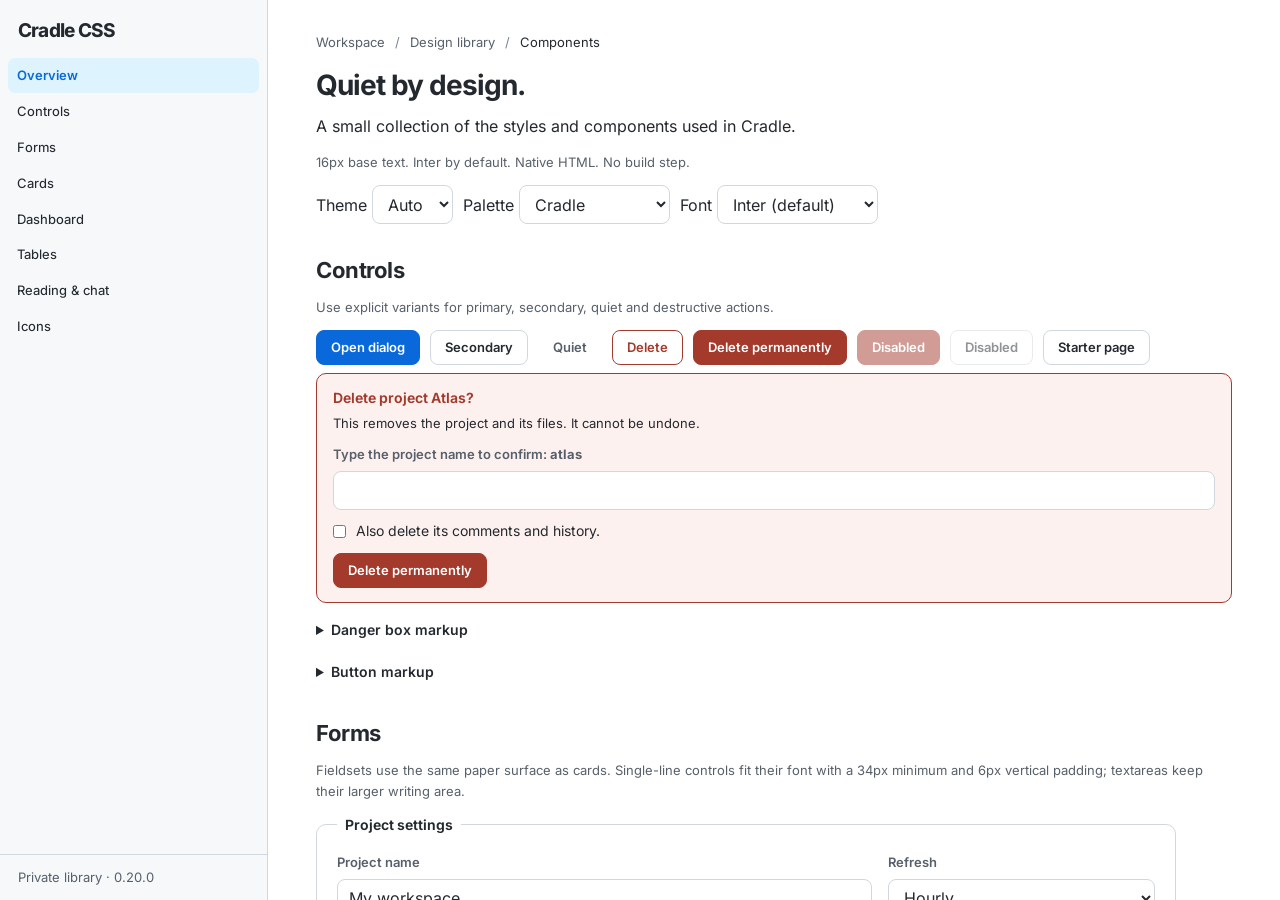
<file: index.html>
<!doctype html>
<html lang="en" data-skin="cradle">
<head>
  <meta charset="utf-8">
  <meta name="viewport" content="width=device-width, initial-scale=1">
  <title>Cradle CSS — components</title>
  <link rel="icon" href="data:,">
  <link rel="stylesheet" href="cradle.css">
  <link rel="stylesheet" href="fonts.css">
  <link rel="stylesheet" href="examples.css">
  <script src="fonts.js"></script>
  <script src="themes.js"></script>
  <script defer src="examples.js"></script>
  <script defer src="sort-tables.js"></script>
</head>
<body class="cradle cr-gallery">
  <div class="cr-shell">
    <aside class="cr-sidebar">
      <div class="cr-sidebar-head"><a class="cr-brand" href="#intro">Cradle CSS</a></div>
      <nav class="cr-nav" aria-label="Components">
        <a href="#intro" aria-current="location">Overview</a>
        <a href="#controls">Controls</a>
        <a href="#forms">Forms</a>
        <a href="#cards">Cards</a>
        <a href="#dashboard">Dashboard</a>
        <a href="#tables">Tables</a>
        <a href="#reading">Reading &amp; chat</a>
        <a href="#icons">Icons</a>
      </nav>
      <div class="cr-sidebar-foot cr-subtle">Private library · 0.20.0</div>
    </aside>
    <main class="cr-main">
      <div class="cr-container">
        <section id="intro" class="cr-section">
          <nav class="cr-breadcrumbs" aria-label="Breadcrumb"><ol><li><a href="starter.html">Workspace</a></li><li><a href="#cards">Design library</a></li><li><span aria-current="page">Components</span></li></ol></nav>
          <h1>Quiet by design.</h1>
          <p>A small collection of the styles and components used in Cradle.</p>
          <p class="cr-subtle">16px base text. Inter by default. Native HTML. No build step.</p>
          <div class="cr-toolbar">
            <label>Theme <select id="theme"><option value="auto">Auto</option><option value="light">Light</option><option value="dark">Dark</option></select></label>
            <label>Palette <select id="skin"><option value="cradle">Cradle</option><option value="dracula">Dracula</option><option value="one-dark">One Dark</option><option value="nord">Nord</option><option value="solarized">Solarized</option><option value="monokai">Monokai</option><option value="tokyo-night">Tokyo Night</option><option value="catppuccin">Catppuccin</option><option value="gruvbox">Gruvbox</option><option value="material">Material</option><option value="gen-i">GEN-I</option><option value="gen-i-portal">GEN-I Portal</option><option value="gen-i-lagoon">GEN-I Lagoon</option><option value="sumi">Sumi</option><option value="sshole">sshole</option></select></label>
            <label>Font <select id="font"><option value="inter">Inter (default)</option><option value="manrope">Manrope</option><option value="native-sans">System</option><option value="native-mono">JetBrains Mono</option><option value="native-serif">Serif</option></select></label>
          </div>
          <div class="cr-gen-i-reference">
            <h3>GEN-I brand colours</h3>
            <div class="cr-grid">
              <article class="cr-card"><div class="cr-brand-swatch cr-gen-i-teal" aria-hidden="true"></div><strong>Teal · #005670</strong><p class="cr-subtle">Primary brand accent</p></article>
              <article class="cr-card"><div class="cr-brand-swatch cr-gen-i-gray" aria-hidden="true"></div><strong>Gray · #414141</strong><p class="cr-subtle">Light-mode text</p></article>
              <article class="cr-card"><div class="cr-brand-swatch cr-gen-i-white" aria-hidden="true"></div><strong>White · #FFFFFF</strong><p class="cr-subtle">Light-mode surfaces</p></article>
            </div>
            <p class="cr-subtle">Based on the supplied 2015 CGP RGB values. Dark colours and neutral/semantic states are digital adaptations. Font is chosen separately; this palette does not supply fonts or an official logo.</p>
            <p class="cr-gen-i-note cr-subtle" data-variant="gen-i">Classic: white surfaces, gray text, teal actions, links and selection.</p>
            <p class="cr-gen-i-note cr-subtle" data-variant="gen-i-lagoon">GEN-I Lagoon: cyan sidebar, deep teal selection and a teal-tinted workspace. Metrics have a strong accent edge; additional colours are digital adaptations.</p>
            <p class="cr-gen-i-note cr-subtle" data-variant="gen-i-portal">GEN-I Portal: pale green-gray sidebar (rgb(229, 236, 235)), turquoise primary buttons (rgb(21, 191, 172)) and a white canvas in light mode. Dark labels and deeper teal links/focus keep highlights readable; dark mode uses matching deep teal surfaces.</p>
            <p lang="sl">Delovni prostor Nova · č, š, ž · Č, Š, Ž</p>
          </div>
        </section>
        <section id="controls" class="cr-section">
          <h2>Controls</h2>
          <p class="cr-subtle">Use explicit variants for primary, secondary, quiet and destructive actions.</p>
          <div class="cr-toolbar">
            <button class="cr-button cr-primary" type="button" id="open-dialog">Open dialog</button>
            <button class="cr-button" type="button">Secondary</button>
            <button class="cr-button cr-quiet" type="button">Quiet</button>
            <button class="cr-button cr-danger" type="button">Delete</button>
            <button class="cr-button cr-danger-fill" type="button">Delete permanently</button>
            <button class="cr-button cr-danger-fill" type="button" disabled>Disabled</button>
            <button class="cr-button" type="button" disabled>Disabled</button>
            <a class="cr-button" href="starter.html">Starter page</a>
          </div>
          <div class="cr-danger-box">
            <h3>Delete project Atlas?</h3>
            <p>This removes the project and its files. It cannot be undone.</p>
            <label class="cr-field"><span>Type the project name to confirm: <strong>atlas</strong></span><input autocomplete="off" aria-label="Project name"></label>
            <label class="cr-check"><input type="checkbox"><span>Also delete its comments and history.</span></label>
            <button class="cr-button cr-danger-fill" type="button">Delete permanently</button>
          </div>
          <details class="cr-details"><summary>Danger box markup</summary><div class="cr-prose"><pre><code>&lt;div class="cr-danger-box"&gt;
  &lt;h3&gt;Delete project Atlas?&lt;/h3&gt;
  &lt;p&gt;This removes the project and its files. It cannot be undone.&lt;/p&gt;
  &lt;label class="cr-field"&gt;&lt;span&gt;Type the name to confirm&lt;/span&gt;&lt;input&gt;&lt;/label&gt;
  &lt;button class="cr-button cr-danger-fill" type="button"&gt;Delete permanently&lt;/button&gt;
&lt;/div&gt;</code></pre></div></details>
          <details class="cr-details"><summary>Button markup</summary><div class="cr-prose"><pre><code>&lt;button class="cr-button cr-primary" type="button"&gt;Save&lt;/button&gt;</code></pre></div></details>
          <p class="cr-subtle" id="feedback" role="status" aria-live="polite"></p>
        </section>
        <section id="forms" class="cr-section">
          <h2>Forms</h2>
          <p class="cr-subtle">Fieldsets use the same paper surface as cards. Single-line controls fit their font with a 34px minimum and 6px vertical padding; textareas keep their larger writing area.</p>
          <form class="cr-form" id="sample-form">
            <fieldset>
              <legend>Project settings</legend>
              <div class="cr-row">
                <label class="cr-field">Project name<input name="name" value="My workspace" required></label>
                <label class="cr-field">Refresh<select name="refresh"><option>Hourly</option><option>Daily</option><option>Manual</option></select></label>
              </div>
              <label class="cr-field">Description<textarea name="description" rows="4" placeholder="What is this workspace for?"></textarea></label>
              <label class="cr-check"><input type="checkbox" name="notifications" checked>Enable notifications</label>
              <label class="cr-check"><input type="checkbox" role="switch" name="public" checked>Public workspace</label>
              <label class="cr-field">Contact email<input type="email" name="contact" value="not-an-email" aria-invalid="true" aria-describedby="contact-help"><span class="cr-error" id="contact-help">Enter an address such as name@example.com.</span></label>
              <p class="cr-subtle">This example stays in your browser.</p>
              <button class="cr-button cr-primary" type="submit">Save settings</button>
              <p class="cr-subtle" id="form-status" role="status" aria-live="polite"></p>
            </fieldset>
          </form>
        </section>
        <section id="cards" class="cr-section">
          <h2>Cards &amp; metrics</h2>
          <p class="cr-subtle">Cards and metric tiles use the paper surface, including on a soft workspace canvas.</p>
          <div class="cr-grid">
            <article class="cr-card">
              <div class="cr-card-head"><div class="cr-identity"><span class="cr-avatar" aria-hidden="true">P</span><strong><s>Project archive</s></strong></div><span class="cr-badge cr-outline">Disabled</span></div>
              <p class="cr-subtle">A second card using the same spacing and controls.</p>
              <button class="cr-button" type="button">Edit</button>
            </article>
            <article class="cr-card">
              <div class="cr-card-head"><div class="cr-identity"><span class="cr-avatar" aria-hidden="true">N</span><strong>Sample notes</strong></div><span class="cr-badge">Ready</span></div>
              <p class="cr-subtle">Personal notes and project ideas.</p>
              <div class="cr-toolbar"><button class="cr-button" type="button">Edit</button><span class="cr-badge cr-outline">Local directory</span></div>
            </article>
          </div>
          <h3>Overview</h3>
          <div class="cr-metrics">
            <div class="cr-metric"><span>Documents</span><strong>128</strong></div>
            <div class="cr-metric"><span>Sources</span><strong>4</strong></div>
            <div class="cr-metric"><span>Questions</span><strong>36</strong></div>
            <div class="cr-metric"><span>Daily cost</span><strong>$0.12</strong></div>
          </div>
        </section>
        <section id="dashboard" class="cr-section">
          <h2>Dashboard &amp; progress</h2>
          <p class="cr-subtle">Cards share a six-column grid when there is room, and stack in smaller containers. Progress uses native HTML with a visible label and value.</p>
          <div class="cr-dashboard">
            <article class="cr-card cr-span-third"><h3>Import queue</h3><label for="import-progress" class="cr-subtle">Documents imported · 64 of 100</label><progress id="import-progress" class="cr-progress" value="64" max="100">64%</progress><p class="cr-subtle">64% complete</p></article>
            <article class="cr-card cr-span-two-thirds"><h3>Project overview</h3><p>Sample notes and the project archive share a quiet workspace.</p><p class="cr-subtle">A wider panel leaves room for context beside the summary.</p></article>
            <article class="cr-card cr-span-half"><h3>Waiting to start</h3><label for="waiting-progress" class="cr-subtle">Sources checked · 0 of 4</label><progress id="waiting-progress" class="cr-progress" value="0" max="4">0%</progress><p class="cr-subtle">Nothing processed yet.</p></article>
            <article class="cr-card cr-span-half"><h3>Archive ready</h3><label for="complete-progress" class="cr-subtle">Files indexed · 12 of 12</label><progress id="complete-progress" class="cr-progress" value="12" max="12">100%</progress><p class="cr-subtle">All files are available.</p></article>
            <article class="cr-card cr-span-full"><h3>Activity summary</h3><p class="cr-subtle">A full-width card can hold a timeline, chart or table using the same components.</p></article>
          </div>
          <details class="cr-details"><summary>Dashboard and progress markup</summary><div class="cr-prose"><pre><code>&lt;div class="cr-dashboard"&gt;
  &lt;article class="cr-card cr-span-third"&gt;Summary&lt;/article&gt;
  &lt;article class="cr-card cr-span-two-thirds"&gt;Details&lt;/article&gt;
&lt;/div&gt;
&lt;label for="work-progress"&gt;Imported · 64 of 100&lt;/label&gt;
&lt;progress id="work-progress" class="cr-progress" value="64" max="100"&gt;64%&lt;/progress&gt;</code></pre></div></details>
        </section>
        <section id="tables" class="cr-section">
          <h2>Tables</h2>
          <p class="cr-subtle">Table bodies use the paper surface, with subtle headers. Tables sort by default when the optional helper is loaded. Select a column heading to sort; select it again to reverse the order.</p>
          <div class="cr-table-wrap" tabindex="0" role="region" aria-label="Sample source status">
            <table class="cr-table">
              <thead><tr><th scope="col">Source</th><th scope="col">Documents</th><th scope="col" data-sort="date">Last updated</th><th scope="col" data-sort="text">Status</th></tr></thead>
              <tbody><tr><td>Sample notes</td><td>128</td><td data-sort-value="2026-10-12T09:00:00Z">12 Oct, 09:00</td><td><span class="cr-badge">Ready</span></td></tr><tr><td>Project archive</td><td>64</td><td data-sort-value="2026-10-11T18:30:00Z">11 Oct, 18:30</td><td><span class="cr-badge cr-outline">Disabled</span></td></tr><tr><td>Design ideas</td><td>9</td><td data-sort-value="2026-10-10T14:15:00Z">10 Oct, 14:15</td><td><span class="cr-badge">Ready</span></td></tr></tbody>
            </table>
          </div>
          <section id="sticky-tables" class="cr-section">
          <h3>Sticky headings &amp; actions</h3>
          <p class="cr-subtle">Scroll inside the table. Headings stay at the top and the action column stays at the edge.</p>
          <div class="cr-table-wrap cr-table-scroll" tabindex="0" role="region" aria-label="Scrollable source collections">
            <table class="cr-table cr-table-sticky">
              <thead><tr><th scope="col">Source</th><th scope="col">Documents</th><th scope="col">Description</th><th scope="col">Status</th><th scope="col" class="cr-table-actions" data-sort="none">Actions</th></tr></thead>
              <tbody>
<tr><td>Sample collection 01</td><td>8</td><td>Fictional project documents for the shared workspace.</td><td><span class="cr-badge">Ready</span></td><td class="cr-table-actions"><button class="cr-button" type="button" data-example-source="Sample collection 01" aria-label="Edit Sample collection 01">Edit</button></td></tr>
<tr><td>Sample collection 02</td><td>16</td><td>Fictional project documents for the shared workspace.</td><td><span class="cr-badge">Ready</span></td><td class="cr-table-actions"><button class="cr-button" type="button" data-example-source="Sample collection 02" aria-label="Edit Sample collection 02">Edit</button></td></tr>
<tr><td>Sample collection 03</td><td>24</td><td>Fictional project documents for the shared workspace.</td><td><span class="cr-badge">Ready</span></td><td class="cr-table-actions"><button class="cr-button" type="button" data-example-source="Sample collection 03" aria-label="Edit Sample collection 03">Edit</button></td></tr>
<tr><td>Sample collection 04</td><td>32</td><td>Fictional project documents for the shared workspace.</td><td><span class="cr-badge">Ready</span></td><td class="cr-table-actions"><button class="cr-button" type="button" data-example-source="Sample collection 04" aria-label="Edit Sample collection 04">Edit</button></td></tr>
<tr><td>Sample collection 05</td><td>40</td><td>Fictional project documents for the shared workspace.</td><td><span class="cr-badge">Ready</span></td><td class="cr-table-actions"><button class="cr-button" type="button" data-example-source="Sample collection 05" aria-label="Edit Sample collection 05">Edit</button></td></tr>
<tr><td>Sample collection 06</td><td>48</td><td>Fictional project documents for the shared workspace.</td><td><span class="cr-badge">Ready</span></td><td class="cr-table-actions"><button class="cr-button" type="button" data-example-source="Sample collection 06" aria-label="Edit Sample collection 06">Edit</button></td></tr>
<tr><td>Sample collection 07</td><td>56</td><td>Fictional project documents for the shared workspace.</td><td><span class="cr-badge">Ready</span></td><td class="cr-table-actions"><button class="cr-button" type="button" data-example-source="Sample collection 07" aria-label="Edit Sample collection 07">Edit</button></td></tr>
<tr><td>Sample collection 08</td><td>64</td><td>Fictional project documents for the shared workspace.</td><td><span class="cr-badge">Ready</span></td><td class="cr-table-actions"><button class="cr-button" type="button" data-example-source="Sample collection 08" aria-label="Edit Sample collection 08">Edit</button></td></tr>
<tr><td>Sample collection 09</td><td>72</td><td>Fictional project documents for the shared workspace.</td><td><span class="cr-badge">Ready</span></td><td class="cr-table-actions"><button class="cr-button" type="button" data-example-source="Sample collection 09" aria-label="Edit Sample collection 09">Edit</button></td></tr>
<tr><td>Sample collection 10</td><td>80</td><td>Fictional project documents for the shared workspace.</td><td><span class="cr-badge">Ready</span></td><td class="cr-table-actions"><button class="cr-button" type="button" data-example-source="Sample collection 10" aria-label="Edit Sample collection 10">Edit</button></td></tr>
<tr><td>Sample collection 11</td><td>88</td><td>Fictional project documents for the shared workspace.</td><td><span class="cr-badge">Ready</span></td><td class="cr-table-actions"><button class="cr-button" type="button" data-example-source="Sample collection 11" aria-label="Edit Sample collection 11">Edit</button></td></tr>
<tr><td>Sample collection 12</td><td>96</td><td>Fictional project documents for the shared workspace.</td><td><span class="cr-badge">Ready</span></td><td class="cr-table-actions"><button class="cr-button" type="button" data-example-source="Sample collection 12" aria-label="Edit Sample collection 12">Edit</button></td></tr>
              </tbody>
            </table>
          </div>
          <p id="table-action-status" class="cr-subtle" role="status"></p>
          </section>
          <details class="cr-details"><summary>Keep a table in its original order</summary><div class="cr-prose"><pre><code>&lt;table class="cr-table" data-sortable="false"&gt;…&lt;/table&gt;
&lt;th scope="col" data-sort="none"&gt;Actions&lt;/th&gt;</code></pre></div></details>
        </section>
        <section id="reading" class="cr-section cr-prose">
          <h2>Reading &amp; chat</h2>
          <div class="cr-message">How can I keep the interface consistent?</div>
          <p>Reuse the same typography, controls and spacing across each page. Let the content provide the visual hierarchy.</p>
          <blockquote>Use colour to indicate actions and state, and keep supporting information quiet.</blockquote>
          <p>Set the main text size with <code>--cr-font-size</code>. Keep longer answers within a comfortable reading width.</p>
          <label class="cr-sr-only" for="question">Ask a question</label>
          <textarea class="cr-composer" id="question" placeholder="Ask a question…"></textarea>
        </section>
        <section id="icons" class="cr-section">
          <h2>Lucide icons</h2>
          <p class="cr-subtle">Local SVGs inherit the text colour. Keep labels on controls and use the same icon consistently for the same action.</p>
          <div class="cr-toolbar">
            <button class="cr-button cr-primary" type="button"><svg class="cr-icon" aria-hidden="true" focusable="false"><use href="lucide.svg#plus"></use></svg> New project</button>
            <button class="cr-button" type="button"><svg class="cr-icon" aria-hidden="true" focusable="false"><use href="lucide.svg#save"></use></svg> Save</button>
            <button class="cr-button" type="button"><svg class="cr-icon" aria-hidden="true" focusable="false"><use href="lucide.svg#settings"></use></svg> Settings</button>
            <button class="cr-button cr-danger" type="button"><svg class="cr-icon" aria-hidden="true" focusable="false"><use href="lucide.svg#trash"></use></svg> Delete</button>
            <button class="cr-button cr-quiet" type="button" aria-label="Search workspace"><svg class="cr-icon" aria-hidden="true" focusable="false"><use href="lucide.svg#search"></use></svg></button>
          </div>
          <details class="cr-details"><summary>Icon markup</summary><div class="cr-prose"><pre><code>&lt;button class="cr-button" type="button"&gt;
  &lt;svg class="cr-icon" aria-hidden="true" focusable="false"&gt;
    &lt;use href="lucide.svg#save"&gt;&lt;/use&gt;
  &lt;/svg&gt;
  Save
&lt;/button&gt;</code></pre></div></details>
          <div class="cr-toolbar cr-icon-search">
            <label class="cr-field">Search icons<input id="icon-search" type="search" placeholder="Try arrow, folder or search" aria-controls="icon-catalogue" disabled></label>
            <button id="icon-clear" class="cr-button" type="button" disabled>Clear search</button>
          </div>
          <p id="icon-count" class="cr-subtle" role="status">1879 icons</p>
          <details id="icon-library" class="cr-details" open>
            <summary>Browse all 1879 icons · Lucide 1.56.0</summary>
            <div>
              <noscript><p class="cr-subtle">All icons are listed below. Filtering requires the gallery JavaScript.</p></noscript>
              <ul id="icon-catalogue" class="cr-icon-catalogue" tabindex="0" aria-label="Lucide icon catalogue">
                <li data-icon-name="a-arrow-down"><svg class="cr-icon" aria-hidden="true" focusable="false"><use href="lucide.svg#a-arrow-down"></use></svg><code>a-arrow-down</code></li>
                <li data-icon-name="a-arrow-up"><svg class="cr-icon" aria-hidden="true" focusable="false"><use href="lucide.svg#a-arrow-up"></use></svg><code>a-arrow-up</code></li>
                <li data-icon-name="a-large-small"><svg class="cr-icon" aria-hidden="true" focusable="false"><use href="lucide.svg#a-large-small"></use></svg><code>a-large-small</code></li>
                <li data-icon-name="accessibility"><svg class="cr-icon" aria-hidden="true" focusable="false"><use href="lucide.svg#accessibility"></use></svg><code>accessibility</code></li>
                <li data-icon-name="activity"><svg class="cr-icon" aria-hidden="true" focusable="false"><use href="lucide.svg#activity"></use></svg><code>activity</code></li>
                <li data-icon-name="ad"><svg class="cr-icon" aria-hidden="true" focusable="false"><use href="lucide.svg#ad"></use></svg><code>ad</code></li>
                <li data-icon-name="air-vent"><svg class="cr-icon" aria-hidden="true" focusable="false"><use href="lucide.svg#air-vent"></use></svg><code>air-vent</code></li>
                <li data-icon-name="airplay"><svg class="cr-icon" aria-hidden="true" focusable="false"><use href="lucide.svg#airplay"></use></svg><code>airplay</code></li>
                <li data-icon-name="alarm-clock"><svg class="cr-icon" aria-hidden="true" focusable="false"><use href="lucide.svg#alarm-clock"></use></svg><code>alarm-clock</code></li>
                <li data-icon-name="alarm-clock-check"><svg class="cr-icon" aria-hidden="true" focusable="false"><use href="lucide.svg#alarm-clock-check"></use></svg><code>alarm-clock-check</code></li>
                <li data-icon-name="alarm-clock-minus"><svg class="cr-icon" aria-hidden="true" focusable="false"><use href="lucide.svg#alarm-clock-minus"></use></svg><code>alarm-clock-minus</code></li>
                <li data-icon-name="alarm-clock-off"><svg class="cr-icon" aria-hidden="true" focusable="false"><use href="lucide.svg#alarm-clock-off"></use></svg><code>alarm-clock-off</code></li>
                <li data-icon-name="alarm-clock-plus"><svg class="cr-icon" aria-hidden="true" focusable="false"><use href="lucide.svg#alarm-clock-plus"></use></svg><code>alarm-clock-plus</code></li>
                <li data-icon-name="alarm-smoke"><svg class="cr-icon" aria-hidden="true" focusable="false"><use href="lucide.svg#alarm-smoke"></use></svg><code>alarm-smoke</code></li>
                <li data-icon-name="align-center-horizontal"><svg class="cr-icon" aria-hidden="true" focusable="false"><use href="lucide.svg#align-center-horizontal"></use></svg><code>align-center-horizontal</code></li>
                <li data-icon-name="align-center-vertical"><svg class="cr-icon" aria-hidden="true" focusable="false"><use href="lucide.svg#align-center-vertical"></use></svg><code>align-center-vertical</code></li>
                <li data-icon-name="align-end-horizontal"><svg class="cr-icon" aria-hidden="true" focusable="false"><use href="lucide.svg#align-end-horizontal"></use></svg><code>align-end-horizontal</code></li>
                <li data-icon-name="align-end-vertical"><svg class="cr-icon" aria-hidden="true" focusable="false"><use href="lucide.svg#align-end-vertical"></use></svg><code>align-end-vertical</code></li>
                <li data-icon-name="align-horizontal-distribute-center"><svg class="cr-icon" aria-hidden="true" focusable="false"><use href="lucide.svg#align-horizontal-distribute-center"></use></svg><code>align-horizontal-distribute-center</code></li>
                <li data-icon-name="align-horizontal-distribute-end"><svg class="cr-icon" aria-hidden="true" focusable="false"><use href="lucide.svg#align-horizontal-distribute-end"></use></svg><code>align-horizontal-distribute-end</code></li>
                <li data-icon-name="align-horizontal-distribute-start"><svg class="cr-icon" aria-hidden="true" focusable="false"><use href="lucide.svg#align-horizontal-distribute-start"></use></svg><code>align-horizontal-distribute-start</code></li>
                <li data-icon-name="align-horizontal-justify-center"><svg class="cr-icon" aria-hidden="true" focusable="false"><use href="lucide.svg#align-horizontal-justify-center"></use></svg><code>align-horizontal-justify-center</code></li>
                <li data-icon-name="align-horizontal-justify-end"><svg class="cr-icon" aria-hidden="true" focusable="false"><use href="lucide.svg#align-horizontal-justify-end"></use></svg><code>align-horizontal-justify-end</code></li>
                <li data-icon-name="align-horizontal-justify-start"><svg class="cr-icon" aria-hidden="true" focusable="false"><use href="lucide.svg#align-horizontal-justify-start"></use></svg><code>align-horizontal-justify-start</code></li>
                <li data-icon-name="align-horizontal-space-around"><svg class="cr-icon" aria-hidden="true" focusable="false"><use href="lucide.svg#align-horizontal-space-around"></use></svg><code>align-horizontal-space-around</code></li>
                <li data-icon-name="align-horizontal-space-between"><svg class="cr-icon" aria-hidden="true" focusable="false"><use href="lucide.svg#align-horizontal-space-between"></use></svg><code>align-horizontal-space-between</code></li>
                <li data-icon-name="align-start-horizontal"><svg class="cr-icon" aria-hidden="true" focusable="false"><use href="lucide.svg#align-start-horizontal"></use></svg><code>align-start-horizontal</code></li>
                <li data-icon-name="align-start-vertical"><svg class="cr-icon" aria-hidden="true" focusable="false"><use href="lucide.svg#align-start-vertical"></use></svg><code>align-start-vertical</code></li>
                <li data-icon-name="align-vertical-distribute-center"><svg class="cr-icon" aria-hidden="true" focusable="false"><use href="lucide.svg#align-vertical-distribute-center"></use></svg><code>align-vertical-distribute-center</code></li>
                <li data-icon-name="align-vertical-distribute-end"><svg class="cr-icon" aria-hidden="true" focusable="false"><use href="lucide.svg#align-vertical-distribute-end"></use></svg><code>align-vertical-distribute-end</code></li>
                <li data-icon-name="align-vertical-distribute-start"><svg class="cr-icon" aria-hidden="true" focusable="false"><use href="lucide.svg#align-vertical-distribute-start"></use></svg><code>align-vertical-distribute-start</code></li>
                <li data-icon-name="align-vertical-justify-center"><svg class="cr-icon" aria-hidden="true" focusable="false"><use href="lucide.svg#align-vertical-justify-center"></use></svg><code>align-vertical-justify-center</code></li>
                <li data-icon-name="align-vertical-justify-end"><svg class="cr-icon" aria-hidden="true" focusable="false"><use href="lucide.svg#align-vertical-justify-end"></use></svg><code>align-vertical-justify-end</code></li>
                <li data-icon-name="align-vertical-justify-start"><svg class="cr-icon" aria-hidden="true" focusable="false"><use href="lucide.svg#align-vertical-justify-start"></use></svg><code>align-vertical-justify-start</code></li>
                <li data-icon-name="align-vertical-space-around"><svg class="cr-icon" aria-hidden="true" focusable="false"><use href="lucide.svg#align-vertical-space-around"></use></svg><code>align-vertical-space-around</code></li>
                <li data-icon-name="align-vertical-space-between"><svg class="cr-icon" aria-hidden="true" focusable="false"><use href="lucide.svg#align-vertical-space-between"></use></svg><code>align-vertical-space-between</code></li>
                <li data-icon-name="ambulance"><svg class="cr-icon" aria-hidden="true" focusable="false"><use href="lucide.svg#ambulance"></use></svg><code>ambulance</code></li>
                <li data-icon-name="ampersand"><svg class="cr-icon" aria-hidden="true" focusable="false"><use href="lucide.svg#ampersand"></use></svg><code>ampersand</code></li>
                <li data-icon-name="ampersands"><svg class="cr-icon" aria-hidden="true" focusable="false"><use href="lucide.svg#ampersands"></use></svg><code>ampersands</code></li>
                <li data-icon-name="amphora"><svg class="cr-icon" aria-hidden="true" focusable="false"><use href="lucide.svg#amphora"></use></svg><code>amphora</code></li>
                <li data-icon-name="anchor"><svg class="cr-icon" aria-hidden="true" focusable="false"><use href="lucide.svg#anchor"></use></svg><code>anchor</code></li>
                <li data-icon-name="angle"><svg class="cr-icon" aria-hidden="true" focusable="false"><use href="lucide.svg#angle"></use></svg><code>angle</code></li>
                <li data-icon-name="antenna"><svg class="cr-icon" aria-hidden="true" focusable="false"><use href="lucide.svg#antenna"></use></svg><code>antenna</code></li>
                <li data-icon-name="anvil"><svg class="cr-icon" aria-hidden="true" focusable="false"><use href="lucide.svg#anvil"></use></svg><code>anvil</code></li>
                <li data-icon-name="aperture"><svg class="cr-icon" aria-hidden="true" focusable="false"><use href="lucide.svg#aperture"></use></svg><code>aperture</code></li>
                <li data-icon-name="app-window"><svg class="cr-icon" aria-hidden="true" focusable="false"><use href="lucide.svg#app-window"></use></svg><code>app-window</code></li>
                <li data-icon-name="app-window-mac"><svg class="cr-icon" aria-hidden="true" focusable="false"><use href="lucide.svg#app-window-mac"></use></svg><code>app-window-mac</code></li>
                <li data-icon-name="apple"><svg class="cr-icon" aria-hidden="true" focusable="false"><use href="lucide.svg#apple"></use></svg><code>apple</code></li>
                <li data-icon-name="archive"><svg class="cr-icon" aria-hidden="true" focusable="false"><use href="lucide.svg#archive"></use></svg><code>archive</code></li>
                <li data-icon-name="archive-restore"><svg class="cr-icon" aria-hidden="true" focusable="false"><use href="lucide.svg#archive-restore"></use></svg><code>archive-restore</code></li>
                <li data-icon-name="archive-x"><svg class="cr-icon" aria-hidden="true" focusable="false"><use href="lucide.svg#archive-x"></use></svg><code>archive-x</code></li>
                <li data-icon-name="armchair"><svg class="cr-icon" aria-hidden="true" focusable="false"><use href="lucide.svg#armchair"></use></svg><code>armchair</code></li>
                <li data-icon-name="armenian-dram"><svg class="cr-icon" aria-hidden="true" focusable="false"><use href="lucide.svg#armenian-dram"></use></svg><code>armenian-dram</code></li>
                <li data-icon-name="arrow-big-down"><svg class="cr-icon" aria-hidden="true" focusable="false"><use href="lucide.svg#arrow-big-down"></use></svg><code>arrow-big-down</code></li>
                <li data-icon-name="arrow-big-down-dash"><svg class="cr-icon" aria-hidden="true" focusable="false"><use href="lucide.svg#arrow-big-down-dash"></use></svg><code>arrow-big-down-dash</code></li>
                <li data-icon-name="arrow-big-left"><svg class="cr-icon" aria-hidden="true" focusable="false"><use href="lucide.svg#arrow-big-left"></use></svg><code>arrow-big-left</code></li>
                <li data-icon-name="arrow-big-left-dash"><svg class="cr-icon" aria-hidden="true" focusable="false"><use href="lucide.svg#arrow-big-left-dash"></use></svg><code>arrow-big-left-dash</code></li>
                <li data-icon-name="arrow-big-right"><svg class="cr-icon" aria-hidden="true" focusable="false"><use href="lucide.svg#arrow-big-right"></use></svg><code>arrow-big-right</code></li>
                <li data-icon-name="arrow-big-right-dash"><svg class="cr-icon" aria-hidden="true" focusable="false"><use href="lucide.svg#arrow-big-right-dash"></use></svg><code>arrow-big-right-dash</code></li>
                <li data-icon-name="arrow-big-up"><svg class="cr-icon" aria-hidden="true" focusable="false"><use href="lucide.svg#arrow-big-up"></use></svg><code>arrow-big-up</code></li>
                <li data-icon-name="arrow-big-up-dash"><svg class="cr-icon" aria-hidden="true" focusable="false"><use href="lucide.svg#arrow-big-up-dash"></use></svg><code>arrow-big-up-dash</code></li>
                <li data-icon-name="arrow-down"><svg class="cr-icon" aria-hidden="true" focusable="false"><use href="lucide.svg#arrow-down"></use></svg><code>arrow-down</code></li>
                <li data-icon-name="arrow-down-0-1"><svg class="cr-icon" aria-hidden="true" focusable="false"><use href="lucide.svg#arrow-down-0-1"></use></svg><code>arrow-down-0-1</code></li>
                <li data-icon-name="arrow-down-1-0"><svg class="cr-icon" aria-hidden="true" focusable="false"><use href="lucide.svg#arrow-down-1-0"></use></svg><code>arrow-down-1-0</code></li>
                <li data-icon-name="arrow-down-a-z"><svg class="cr-icon" aria-hidden="true" focusable="false"><use href="lucide.svg#arrow-down-a-z"></use></svg><code>arrow-down-a-z</code></li>
                <li data-icon-name="arrow-down-from-line"><svg class="cr-icon" aria-hidden="true" focusable="false"><use href="lucide.svg#arrow-down-from-line"></use></svg><code>arrow-down-from-line</code></li>
                <li data-icon-name="arrow-down-left"><svg class="cr-icon" aria-hidden="true" focusable="false"><use href="lucide.svg#arrow-down-left"></use></svg><code>arrow-down-left</code></li>
                <li data-icon-name="arrow-down-narrow-wide"><svg class="cr-icon" aria-hidden="true" focusable="false"><use href="lucide.svg#arrow-down-narrow-wide"></use></svg><code>arrow-down-narrow-wide</code></li>
                <li data-icon-name="arrow-down-right"><svg class="cr-icon" aria-hidden="true" focusable="false"><use href="lucide.svg#arrow-down-right"></use></svg><code>arrow-down-right</code></li>
                <li data-icon-name="arrow-down-to-dot"><svg class="cr-icon" aria-hidden="true" focusable="false"><use href="lucide.svg#arrow-down-to-dot"></use></svg><code>arrow-down-to-dot</code></li>
                <li data-icon-name="arrow-down-to-line"><svg class="cr-icon" aria-hidden="true" focusable="false"><use href="lucide.svg#arrow-down-to-line"></use></svg><code>arrow-down-to-line</code></li>
                <li data-icon-name="arrow-down-up"><svg class="cr-icon" aria-hidden="true" focusable="false"><use href="lucide.svg#arrow-down-up"></use></svg><code>arrow-down-up</code></li>
                <li data-icon-name="arrow-down-wide-narrow"><svg class="cr-icon" aria-hidden="true" focusable="false"><use href="lucide.svg#arrow-down-wide-narrow"></use></svg><code>arrow-down-wide-narrow</code></li>
                <li data-icon-name="arrow-down-z-a"><svg class="cr-icon" aria-hidden="true" focusable="false"><use href="lucide.svg#arrow-down-z-a"></use></svg><code>arrow-down-z-a</code></li>
                <li data-icon-name="arrow-left"><svg class="cr-icon" aria-hidden="true" focusable="false"><use href="lucide.svg#arrow-left"></use></svg><code>arrow-left</code></li>
                <li data-icon-name="arrow-left-from-line"><svg class="cr-icon" aria-hidden="true" focusable="false"><use href="lucide.svg#arrow-left-from-line"></use></svg><code>arrow-left-from-line</code></li>
                <li data-icon-name="arrow-left-right"><svg class="cr-icon" aria-hidden="true" focusable="false"><use href="lucide.svg#arrow-left-right"></use></svg><code>arrow-left-right</code></li>
                <li data-icon-name="arrow-left-to-line"><svg class="cr-icon" aria-hidden="true" focusable="false"><use href="lucide.svg#arrow-left-to-line"></use></svg><code>arrow-left-to-line</code></li>
                <li data-icon-name="arrow-right"><svg class="cr-icon" aria-hidden="true" focusable="false"><use href="lucide.svg#arrow-right"></use></svg><code>arrow-right</code></li>
                <li data-icon-name="arrow-right-from-line"><svg class="cr-icon" aria-hidden="true" focusable="false"><use href="lucide.svg#arrow-right-from-line"></use></svg><code>arrow-right-from-line</code></li>
                <li data-icon-name="arrow-right-left"><svg class="cr-icon" aria-hidden="true" focusable="false"><use href="lucide.svg#arrow-right-left"></use></svg><code>arrow-right-left</code></li>
                <li data-icon-name="arrow-right-to-line"><svg class="cr-icon" aria-hidden="true" focusable="false"><use href="lucide.svg#arrow-right-to-line"></use></svg><code>arrow-right-to-line</code></li>
                <li data-icon-name="arrow-up"><svg class="cr-icon" aria-hidden="true" focusable="false"><use href="lucide.svg#arrow-up"></use></svg><code>arrow-up</code></li>
                <li data-icon-name="arrow-up-0-1"><svg class="cr-icon" aria-hidden="true" focusable="false"><use href="lucide.svg#arrow-up-0-1"></use></svg><code>arrow-up-0-1</code></li>
                <li data-icon-name="arrow-up-1-0"><svg class="cr-icon" aria-hidden="true" focusable="false"><use href="lucide.svg#arrow-up-1-0"></use></svg><code>arrow-up-1-0</code></li>
                <li data-icon-name="arrow-up-a-z"><svg class="cr-icon" aria-hidden="true" focusable="false"><use href="lucide.svg#arrow-up-a-z"></use></svg><code>arrow-up-a-z</code></li>
                <li data-icon-name="arrow-up-down"><svg class="cr-icon" aria-hidden="true" focusable="false"><use href="lucide.svg#arrow-up-down"></use></svg><code>arrow-up-down</code></li>
                <li data-icon-name="arrow-up-from-dot"><svg class="cr-icon" aria-hidden="true" focusable="false"><use href="lucide.svg#arrow-up-from-dot"></use></svg><code>arrow-up-from-dot</code></li>
                <li data-icon-name="arrow-up-from-line"><svg class="cr-icon" aria-hidden="true" focusable="false"><use href="lucide.svg#arrow-up-from-line"></use></svg><code>arrow-up-from-line</code></li>
                <li data-icon-name="arrow-up-left"><svg class="cr-icon" aria-hidden="true" focusable="false"><use href="lucide.svg#arrow-up-left"></use></svg><code>arrow-up-left</code></li>
                <li data-icon-name="arrow-up-narrow-wide"><svg class="cr-icon" aria-hidden="true" focusable="false"><use href="lucide.svg#arrow-up-narrow-wide"></use></svg><code>arrow-up-narrow-wide</code></li>
                <li data-icon-name="arrow-up-right"><svg class="cr-icon" aria-hidden="true" focusable="false"><use href="lucide.svg#arrow-up-right"></use></svg><code>arrow-up-right</code></li>
                <li data-icon-name="arrow-up-to-line"><svg class="cr-icon" aria-hidden="true" focusable="false"><use href="lucide.svg#arrow-up-to-line"></use></svg><code>arrow-up-to-line</code></li>
                <li data-icon-name="arrow-up-wide-narrow"><svg class="cr-icon" aria-hidden="true" focusable="false"><use href="lucide.svg#arrow-up-wide-narrow"></use></svg><code>arrow-up-wide-narrow</code></li>
                <li data-icon-name="arrow-up-z-a"><svg class="cr-icon" aria-hidden="true" focusable="false"><use href="lucide.svg#arrow-up-z-a"></use></svg><code>arrow-up-z-a</code></li>
                <li data-icon-name="arrows-up-from-line"><svg class="cr-icon" aria-hidden="true" focusable="false"><use href="lucide.svg#arrows-up-from-line"></use></svg><code>arrows-up-from-line</code></li>
                <li data-icon-name="asterisk"><svg class="cr-icon" aria-hidden="true" focusable="false"><use href="lucide.svg#asterisk"></use></svg><code>asterisk</code></li>
                <li data-icon-name="astroid"><svg class="cr-icon" aria-hidden="true" focusable="false"><use href="lucide.svg#astroid"></use></svg><code>astroid</code></li>
                <li data-icon-name="at-sign"><svg class="cr-icon" aria-hidden="true" focusable="false"><use href="lucide.svg#at-sign"></use></svg><code>at-sign</code></li>
                <li data-icon-name="atom"><svg class="cr-icon" aria-hidden="true" focusable="false"><use href="lucide.svg#atom"></use></svg><code>atom</code></li>
                <li data-icon-name="audio-lines"><svg class="cr-icon" aria-hidden="true" focusable="false"><use href="lucide.svg#audio-lines"></use></svg><code>audio-lines</code></li>
                <li data-icon-name="audio-lines-off"><svg class="cr-icon" aria-hidden="true" focusable="false"><use href="lucide.svg#audio-lines-off"></use></svg><code>audio-lines-off</code></li>
                <li data-icon-name="audio-lines-x"><svg class="cr-icon" aria-hidden="true" focusable="false"><use href="lucide.svg#audio-lines-x"></use></svg><code>audio-lines-x</code></li>
                <li data-icon-name="audio-waveform"><svg class="cr-icon" aria-hidden="true" focusable="false"><use href="lucide.svg#audio-waveform"></use></svg><code>audio-waveform</code></li>
                <li data-icon-name="award"><svg class="cr-icon" aria-hidden="true" focusable="false"><use href="lucide.svg#award"></use></svg><code>award</code></li>
                <li data-icon-name="axe"><svg class="cr-icon" aria-hidden="true" focusable="false"><use href="lucide.svg#axe"></use></svg><code>axe</code></li>
                <li data-icon-name="axis-3d"><svg class="cr-icon" aria-hidden="true" focusable="false"><use href="lucide.svg#axis-3d"></use></svg><code>axis-3d</code></li>
                <li data-icon-name="baby"><svg class="cr-icon" aria-hidden="true" focusable="false"><use href="lucide.svg#baby"></use></svg><code>baby</code></li>
                <li data-icon-name="backpack"><svg class="cr-icon" aria-hidden="true" focusable="false"><use href="lucide.svg#backpack"></use></svg><code>backpack</code></li>
                <li data-icon-name="badge"><svg class="cr-icon" aria-hidden="true" focusable="false"><use href="lucide.svg#badge"></use></svg><code>badge</code></li>
                <li data-icon-name="badge-alert"><svg class="cr-icon" aria-hidden="true" focusable="false"><use href="lucide.svg#badge-alert"></use></svg><code>badge-alert</code></li>
                <li data-icon-name="badge-cent"><svg class="cr-icon" aria-hidden="true" focusable="false"><use href="lucide.svg#badge-cent"></use></svg><code>badge-cent</code></li>
                <li data-icon-name="badge-check"><svg class="cr-icon" aria-hidden="true" focusable="false"><use href="lucide.svg#badge-check"></use></svg><code>badge-check</code></li>
                <li data-icon-name="badge-dollar-sign"><svg class="cr-icon" aria-hidden="true" focusable="false"><use href="lucide.svg#badge-dollar-sign"></use></svg><code>badge-dollar-sign</code></li>
                <li data-icon-name="badge-euro"><svg class="cr-icon" aria-hidden="true" focusable="false"><use href="lucide.svg#badge-euro"></use></svg><code>badge-euro</code></li>
                <li data-icon-name="badge-indian-rupee"><svg class="cr-icon" aria-hidden="true" focusable="false"><use href="lucide.svg#badge-indian-rupee"></use></svg><code>badge-indian-rupee</code></li>
                <li data-icon-name="badge-info"><svg class="cr-icon" aria-hidden="true" focusable="false"><use href="lucide.svg#badge-info"></use></svg><code>badge-info</code></li>
                <li data-icon-name="badge-japanese-yen"><svg class="cr-icon" aria-hidden="true" focusable="false"><use href="lucide.svg#badge-japanese-yen"></use></svg><code>badge-japanese-yen</code></li>
                <li data-icon-name="badge-minus"><svg class="cr-icon" aria-hidden="true" focusable="false"><use href="lucide.svg#badge-minus"></use></svg><code>badge-minus</code></li>
                <li data-icon-name="badge-percent"><svg class="cr-icon" aria-hidden="true" focusable="false"><use href="lucide.svg#badge-percent"></use></svg><code>badge-percent</code></li>
                <li data-icon-name="badge-plus"><svg class="cr-icon" aria-hidden="true" focusable="false"><use href="lucide.svg#badge-plus"></use></svg><code>badge-plus</code></li>
                <li data-icon-name="badge-pound-sterling"><svg class="cr-icon" aria-hidden="true" focusable="false"><use href="lucide.svg#badge-pound-sterling"></use></svg><code>badge-pound-sterling</code></li>
                <li data-icon-name="badge-question-mark"><svg class="cr-icon" aria-hidden="true" focusable="false"><use href="lucide.svg#badge-question-mark"></use></svg><code>badge-question-mark</code></li>
                <li data-icon-name="badge-russian-ruble"><svg class="cr-icon" aria-hidden="true" focusable="false"><use href="lucide.svg#badge-russian-ruble"></use></svg><code>badge-russian-ruble</code></li>
                <li data-icon-name="badge-swiss-franc"><svg class="cr-icon" aria-hidden="true" focusable="false"><use href="lucide.svg#badge-swiss-franc"></use></svg><code>badge-swiss-franc</code></li>
                <li data-icon-name="badge-turkish-lira"><svg class="cr-icon" aria-hidden="true" focusable="false"><use href="lucide.svg#badge-turkish-lira"></use></svg><code>badge-turkish-lira</code></li>
                <li data-icon-name="badge-x"><svg class="cr-icon" aria-hidden="true" focusable="false"><use href="lucide.svg#badge-x"></use></svg><code>badge-x</code></li>
                <li data-icon-name="baggage-claim"><svg class="cr-icon" aria-hidden="true" focusable="false"><use href="lucide.svg#baggage-claim"></use></svg><code>baggage-claim</code></li>
                <li data-icon-name="balloon"><svg class="cr-icon" aria-hidden="true" focusable="false"><use href="lucide.svg#balloon"></use></svg><code>balloon</code></li>
                <li data-icon-name="ban"><svg class="cr-icon" aria-hidden="true" focusable="false"><use href="lucide.svg#ban"></use></svg><code>ban</code></li>
                <li data-icon-name="banana"><svg class="cr-icon" aria-hidden="true" focusable="false"><use href="lucide.svg#banana"></use></svg><code>banana</code></li>
                <li data-icon-name="bandage"><svg class="cr-icon" aria-hidden="true" focusable="false"><use href="lucide.svg#bandage"></use></svg><code>bandage</code></li>
                <li data-icon-name="bangladeshi-taka"><svg class="cr-icon" aria-hidden="true" focusable="false"><use href="lucide.svg#bangladeshi-taka"></use></svg><code>bangladeshi-taka</code></li>
                <li data-icon-name="banknote"><svg class="cr-icon" aria-hidden="true" focusable="false"><use href="lucide.svg#banknote"></use></svg><code>banknote</code></li>
                <li data-icon-name="banknote-arrow-down"><svg class="cr-icon" aria-hidden="true" focusable="false"><use href="lucide.svg#banknote-arrow-down"></use></svg><code>banknote-arrow-down</code></li>
                <li data-icon-name="banknote-arrow-up"><svg class="cr-icon" aria-hidden="true" focusable="false"><use href="lucide.svg#banknote-arrow-up"></use></svg><code>banknote-arrow-up</code></li>
                <li data-icon-name="banknote-check"><svg class="cr-icon" aria-hidden="true" focusable="false"><use href="lucide.svg#banknote-check"></use></svg><code>banknote-check</code></li>
                <li data-icon-name="banknote-x"><svg class="cr-icon" aria-hidden="true" focusable="false"><use href="lucide.svg#banknote-x"></use></svg><code>banknote-x</code></li>
                <li data-icon-name="barcode"><svg class="cr-icon" aria-hidden="true" focusable="false"><use href="lucide.svg#barcode"></use></svg><code>barcode</code></li>
                <li data-icon-name="barrel"><svg class="cr-icon" aria-hidden="true" focusable="false"><use href="lucide.svg#barrel"></use></svg><code>barrel</code></li>
                <li data-icon-name="baseline"><svg class="cr-icon" aria-hidden="true" focusable="false"><use href="lucide.svg#baseline"></use></svg><code>baseline</code></li>
                <li data-icon-name="bath"><svg class="cr-icon" aria-hidden="true" focusable="false"><use href="lucide.svg#bath"></use></svg><code>bath</code></li>
                <li data-icon-name="battery"><svg class="cr-icon" aria-hidden="true" focusable="false"><use href="lucide.svg#battery"></use></svg><code>battery</code></li>
                <li data-icon-name="battery-charging"><svg class="cr-icon" aria-hidden="true" focusable="false"><use href="lucide.svg#battery-charging"></use></svg><code>battery-charging</code></li>
                <li data-icon-name="battery-full"><svg class="cr-icon" aria-hidden="true" focusable="false"><use href="lucide.svg#battery-full"></use></svg><code>battery-full</code></li>
                <li data-icon-name="battery-low"><svg class="cr-icon" aria-hidden="true" focusable="false"><use href="lucide.svg#battery-low"></use></svg><code>battery-low</code></li>
                <li data-icon-name="battery-medium"><svg class="cr-icon" aria-hidden="true" focusable="false"><use href="lucide.svg#battery-medium"></use></svg><code>battery-medium</code></li>
                <li data-icon-name="battery-plus"><svg class="cr-icon" aria-hidden="true" focusable="false"><use href="lucide.svg#battery-plus"></use></svg><code>battery-plus</code></li>
                <li data-icon-name="battery-warning"><svg class="cr-icon" aria-hidden="true" focusable="false"><use href="lucide.svg#battery-warning"></use></svg><code>battery-warning</code></li>
                <li data-icon-name="beaker"><svg class="cr-icon" aria-hidden="true" focusable="false"><use href="lucide.svg#beaker"></use></svg><code>beaker</code></li>
                <li data-icon-name="bean"><svg class="cr-icon" aria-hidden="true" focusable="false"><use href="lucide.svg#bean"></use></svg><code>bean</code></li>
                <li data-icon-name="bean-off"><svg class="cr-icon" aria-hidden="true" focusable="false"><use href="lucide.svg#bean-off"></use></svg><code>bean-off</code></li>
                <li data-icon-name="bed"><svg class="cr-icon" aria-hidden="true" focusable="false"><use href="lucide.svg#bed"></use></svg><code>bed</code></li>
                <li data-icon-name="bed-double"><svg class="cr-icon" aria-hidden="true" focusable="false"><use href="lucide.svg#bed-double"></use></svg><code>bed-double</code></li>
                <li data-icon-name="bed-single"><svg class="cr-icon" aria-hidden="true" focusable="false"><use href="lucide.svg#bed-single"></use></svg><code>bed-single</code></li>
                <li data-icon-name="beef"><svg class="cr-icon" aria-hidden="true" focusable="false"><use href="lucide.svg#beef"></use></svg><code>beef</code></li>
                <li data-icon-name="beef-off"><svg class="cr-icon" aria-hidden="true" focusable="false"><use href="lucide.svg#beef-off"></use></svg><code>beef-off</code></li>
                <li data-icon-name="beer"><svg class="cr-icon" aria-hidden="true" focusable="false"><use href="lucide.svg#beer"></use></svg><code>beer</code></li>
                <li data-icon-name="beer-off"><svg class="cr-icon" aria-hidden="true" focusable="false"><use href="lucide.svg#beer-off"></use></svg><code>beer-off</code></li>
                <li data-icon-name="bell"><svg class="cr-icon" aria-hidden="true" focusable="false"><use href="lucide.svg#bell"></use></svg><code>bell</code></li>
                <li data-icon-name="bell-check"><svg class="cr-icon" aria-hidden="true" focusable="false"><use href="lucide.svg#bell-check"></use></svg><code>bell-check</code></li>
                <li data-icon-name="bell-dot"><svg class="cr-icon" aria-hidden="true" focusable="false"><use href="lucide.svg#bell-dot"></use></svg><code>bell-dot</code></li>
                <li data-icon-name="bell-electric"><svg class="cr-icon" aria-hidden="true" focusable="false"><use href="lucide.svg#bell-electric"></use></svg><code>bell-electric</code></li>
                <li data-icon-name="bell-minus"><svg class="cr-icon" aria-hidden="true" focusable="false"><use href="lucide.svg#bell-minus"></use></svg><code>bell-minus</code></li>
                <li data-icon-name="bell-off"><svg class="cr-icon" aria-hidden="true" focusable="false"><use href="lucide.svg#bell-off"></use></svg><code>bell-off</code></li>
                <li data-icon-name="bell-plus"><svg class="cr-icon" aria-hidden="true" focusable="false"><use href="lucide.svg#bell-plus"></use></svg><code>bell-plus</code></li>
                <li data-icon-name="bell-ring"><svg class="cr-icon" aria-hidden="true" focusable="false"><use href="lucide.svg#bell-ring"></use></svg><code>bell-ring</code></li>
                <li data-icon-name="between-horizontal-end"><svg class="cr-icon" aria-hidden="true" focusable="false"><use href="lucide.svg#between-horizontal-end"></use></svg><code>between-horizontal-end</code></li>
                <li data-icon-name="between-horizontal-start"><svg class="cr-icon" aria-hidden="true" focusable="false"><use href="lucide.svg#between-horizontal-start"></use></svg><code>between-horizontal-start</code></li>
                <li data-icon-name="between-vertical-end"><svg class="cr-icon" aria-hidden="true" focusable="false"><use href="lucide.svg#between-vertical-end"></use></svg><code>between-vertical-end</code></li>
                <li data-icon-name="between-vertical-start"><svg class="cr-icon" aria-hidden="true" focusable="false"><use href="lucide.svg#between-vertical-start"></use></svg><code>between-vertical-start</code></li>
                <li data-icon-name="biceps-flexed"><svg class="cr-icon" aria-hidden="true" focusable="false"><use href="lucide.svg#biceps-flexed"></use></svg><code>biceps-flexed</code></li>
                <li data-icon-name="bike"><svg class="cr-icon" aria-hidden="true" focusable="false"><use href="lucide.svg#bike"></use></svg><code>bike</code></li>
                <li data-icon-name="binary"><svg class="cr-icon" aria-hidden="true" focusable="false"><use href="lucide.svg#binary"></use></svg><code>binary</code></li>
                <li data-icon-name="binoculars"><svg class="cr-icon" aria-hidden="true" focusable="false"><use href="lucide.svg#binoculars"></use></svg><code>binoculars</code></li>
                <li data-icon-name="biohazard"><svg class="cr-icon" aria-hidden="true" focusable="false"><use href="lucide.svg#biohazard"></use></svg><code>biohazard</code></li>
                <li data-icon-name="bird"><svg class="cr-icon" aria-hidden="true" focusable="false"><use href="lucide.svg#bird"></use></svg><code>bird</code></li>
                <li data-icon-name="birdhouse"><svg class="cr-icon" aria-hidden="true" focusable="false"><use href="lucide.svg#birdhouse"></use></svg><code>birdhouse</code></li>
                <li data-icon-name="bitcoin"><svg class="cr-icon" aria-hidden="true" focusable="false"><use href="lucide.svg#bitcoin"></use></svg><code>bitcoin</code></li>
                <li data-icon-name="blend"><svg class="cr-icon" aria-hidden="true" focusable="false"><use href="lucide.svg#blend"></use></svg><code>blend</code></li>
                <li data-icon-name="blender"><svg class="cr-icon" aria-hidden="true" focusable="false"><use href="lucide.svg#blender"></use></svg><code>blender</code></li>
                <li data-icon-name="blinds"><svg class="cr-icon" aria-hidden="true" focusable="false"><use href="lucide.svg#blinds"></use></svg><code>blinds</code></li>
                <li data-icon-name="blocks"><svg class="cr-icon" aria-hidden="true" focusable="false"><use href="lucide.svg#blocks"></use></svg><code>blocks</code></li>
                <li data-icon-name="bluetooth"><svg class="cr-icon" aria-hidden="true" focusable="false"><use href="lucide.svg#bluetooth"></use></svg><code>bluetooth</code></li>
                <li data-icon-name="bluetooth-connected"><svg class="cr-icon" aria-hidden="true" focusable="false"><use href="lucide.svg#bluetooth-connected"></use></svg><code>bluetooth-connected</code></li>
                <li data-icon-name="bluetooth-off"><svg class="cr-icon" aria-hidden="true" focusable="false"><use href="lucide.svg#bluetooth-off"></use></svg><code>bluetooth-off</code></li>
                <li data-icon-name="bluetooth-searching"><svg class="cr-icon" aria-hidden="true" focusable="false"><use href="lucide.svg#bluetooth-searching"></use></svg><code>bluetooth-searching</code></li>
                <li data-icon-name="bold"><svg class="cr-icon" aria-hidden="true" focusable="false"><use href="lucide.svg#bold"></use></svg><code>bold</code></li>
                <li data-icon-name="bolt"><svg class="cr-icon" aria-hidden="true" focusable="false"><use href="lucide.svg#bolt"></use></svg><code>bolt</code></li>
                <li data-icon-name="bomb"><svg class="cr-icon" aria-hidden="true" focusable="false"><use href="lucide.svg#bomb"></use></svg><code>bomb</code></li>
                <li data-icon-name="bone"><svg class="cr-icon" aria-hidden="true" focusable="false"><use href="lucide.svg#bone"></use></svg><code>bone</code></li>
                <li data-icon-name="bone-fracture"><svg class="cr-icon" aria-hidden="true" focusable="false"><use href="lucide.svg#bone-fracture"></use></svg><code>bone-fracture</code></li>
                <li data-icon-name="book"><svg class="cr-icon" aria-hidden="true" focusable="false"><use href="lucide.svg#book"></use></svg><code>book</code></li>
                <li data-icon-name="book-a"><svg class="cr-icon" aria-hidden="true" focusable="false"><use href="lucide.svg#book-a"></use></svg><code>book-a</code></li>
                <li data-icon-name="book-alert"><svg class="cr-icon" aria-hidden="true" focusable="false"><use href="lucide.svg#book-alert"></use></svg><code>book-alert</code></li>
                <li data-icon-name="book-audio"><svg class="cr-icon" aria-hidden="true" focusable="false"><use href="lucide.svg#book-audio"></use></svg><code>book-audio</code></li>
                <li data-icon-name="book-bookmark"><svg class="cr-icon" aria-hidden="true" focusable="false"><use href="lucide.svg#book-bookmark"></use></svg><code>book-bookmark</code></li>
                <li data-icon-name="book-check"><svg class="cr-icon" aria-hidden="true" focusable="false"><use href="lucide.svg#book-check"></use></svg><code>book-check</code></li>
                <li data-icon-name="book-copy"><svg class="cr-icon" aria-hidden="true" focusable="false"><use href="lucide.svg#book-copy"></use></svg><code>book-copy</code></li>
                <li data-icon-name="book-dashed"><svg class="cr-icon" aria-hidden="true" focusable="false"><use href="lucide.svg#book-dashed"></use></svg><code>book-dashed</code></li>
                <li data-icon-name="book-down"><svg class="cr-icon" aria-hidden="true" focusable="false"><use href="lucide.svg#book-down"></use></svg><code>book-down</code></li>
                <li data-icon-name="book-headphones"><svg class="cr-icon" aria-hidden="true" focusable="false"><use href="lucide.svg#book-headphones"></use></svg><code>book-headphones</code></li>
                <li data-icon-name="book-heart"><svg class="cr-icon" aria-hidden="true" focusable="false"><use href="lucide.svg#book-heart"></use></svg><code>book-heart</code></li>
                <li data-icon-name="book-image"><svg class="cr-icon" aria-hidden="true" focusable="false"><use href="lucide.svg#book-image"></use></svg><code>book-image</code></li>
                <li data-icon-name="book-key"><svg class="cr-icon" aria-hidden="true" focusable="false"><use href="lucide.svg#book-key"></use></svg><code>book-key</code></li>
                <li data-icon-name="book-lock"><svg class="cr-icon" aria-hidden="true" focusable="false"><use href="lucide.svg#book-lock"></use></svg><code>book-lock</code></li>
                <li data-icon-name="book-minus"><svg class="cr-icon" aria-hidden="true" focusable="false"><use href="lucide.svg#book-minus"></use></svg><code>book-minus</code></li>
                <li data-icon-name="book-open"><svg class="cr-icon" aria-hidden="true" focusable="false"><use href="lucide.svg#book-open"></use></svg><code>book-open</code></li>
                <li data-icon-name="book-open-check"><svg class="cr-icon" aria-hidden="true" focusable="false"><use href="lucide.svg#book-open-check"></use></svg><code>book-open-check</code></li>
                <li data-icon-name="book-open-text"><svg class="cr-icon" aria-hidden="true" focusable="false"><use href="lucide.svg#book-open-text"></use></svg><code>book-open-text</code></li>
                <li data-icon-name="book-plus"><svg class="cr-icon" aria-hidden="true" focusable="false"><use href="lucide.svg#book-plus"></use></svg><code>book-plus</code></li>
                <li data-icon-name="book-search"><svg class="cr-icon" aria-hidden="true" focusable="false"><use href="lucide.svg#book-search"></use></svg><code>book-search</code></li>
                <li data-icon-name="book-text"><svg class="cr-icon" aria-hidden="true" focusable="false"><use href="lucide.svg#book-text"></use></svg><code>book-text</code></li>
                <li data-icon-name="book-type"><svg class="cr-icon" aria-hidden="true" focusable="false"><use href="lucide.svg#book-type"></use></svg><code>book-type</code></li>
                <li data-icon-name="book-up"><svg class="cr-icon" aria-hidden="true" focusable="false"><use href="lucide.svg#book-up"></use></svg><code>book-up</code></li>
                <li data-icon-name="book-up-2"><svg class="cr-icon" aria-hidden="true" focusable="false"><use href="lucide.svg#book-up-2"></use></svg><code>book-up-2</code></li>
                <li data-icon-name="book-user"><svg class="cr-icon" aria-hidden="true" focusable="false"><use href="lucide.svg#book-user"></use></svg><code>book-user</code></li>
                <li data-icon-name="book-x"><svg class="cr-icon" aria-hidden="true" focusable="false"><use href="lucide.svg#book-x"></use></svg><code>book-x</code></li>
                <li data-icon-name="bookmark"><svg class="cr-icon" aria-hidden="true" focusable="false"><use href="lucide.svg#bookmark"></use></svg><code>bookmark</code></li>
                <li data-icon-name="bookmark-check"><svg class="cr-icon" aria-hidden="true" focusable="false"><use href="lucide.svg#bookmark-check"></use></svg><code>bookmark-check</code></li>
                <li data-icon-name="bookmark-minus"><svg class="cr-icon" aria-hidden="true" focusable="false"><use href="lucide.svg#bookmark-minus"></use></svg><code>bookmark-minus</code></li>
                <li data-icon-name="bookmark-off"><svg class="cr-icon" aria-hidden="true" focusable="false"><use href="lucide.svg#bookmark-off"></use></svg><code>bookmark-off</code></li>
                <li data-icon-name="bookmark-plus"><svg class="cr-icon" aria-hidden="true" focusable="false"><use href="lucide.svg#bookmark-plus"></use></svg><code>bookmark-plus</code></li>
                <li data-icon-name="bookmark-x"><svg class="cr-icon" aria-hidden="true" focusable="false"><use href="lucide.svg#bookmark-x"></use></svg><code>bookmark-x</code></li>
                <li data-icon-name="boom-box"><svg class="cr-icon" aria-hidden="true" focusable="false"><use href="lucide.svg#boom-box"></use></svg><code>boom-box</code></li>
                <li data-icon-name="bot"><svg class="cr-icon" aria-hidden="true" focusable="false"><use href="lucide.svg#bot"></use></svg><code>bot</code></li>
                <li data-icon-name="bot-message-square"><svg class="cr-icon" aria-hidden="true" focusable="false"><use href="lucide.svg#bot-message-square"></use></svg><code>bot-message-square</code></li>
                <li data-icon-name="bot-off"><svg class="cr-icon" aria-hidden="true" focusable="false"><use href="lucide.svg#bot-off"></use></svg><code>bot-off</code></li>
                <li data-icon-name="bottle-wine"><svg class="cr-icon" aria-hidden="true" focusable="false"><use href="lucide.svg#bottle-wine"></use></svg><code>bottle-wine</code></li>
                <li data-icon-name="bow-arrow"><svg class="cr-icon" aria-hidden="true" focusable="false"><use href="lucide.svg#bow-arrow"></use></svg><code>bow-arrow</code></li>
                <li data-icon-name="box"><svg class="cr-icon" aria-hidden="true" focusable="false"><use href="lucide.svg#box"></use></svg><code>box</code></li>
                <li data-icon-name="boxes"><svg class="cr-icon" aria-hidden="true" focusable="false"><use href="lucide.svg#boxes"></use></svg><code>boxes</code></li>
                <li data-icon-name="braces"><svg class="cr-icon" aria-hidden="true" focusable="false"><use href="lucide.svg#braces"></use></svg><code>braces</code></li>
                <li data-icon-name="brackets"><svg class="cr-icon" aria-hidden="true" focusable="false"><use href="lucide.svg#brackets"></use></svg><code>brackets</code></li>
                <li data-icon-name="brain"><svg class="cr-icon" aria-hidden="true" focusable="false"><use href="lucide.svg#brain"></use></svg><code>brain</code></li>
                <li data-icon-name="brain-circuit"><svg class="cr-icon" aria-hidden="true" focusable="false"><use href="lucide.svg#brain-circuit"></use></svg><code>brain-circuit</code></li>
                <li data-icon-name="brain-cog"><svg class="cr-icon" aria-hidden="true" focusable="false"><use href="lucide.svg#brain-cog"></use></svg><code>brain-cog</code></li>
                <li data-icon-name="brick-wall"><svg class="cr-icon" aria-hidden="true" focusable="false"><use href="lucide.svg#brick-wall"></use></svg><code>brick-wall</code></li>
                <li data-icon-name="brick-wall-fire"><svg class="cr-icon" aria-hidden="true" focusable="false"><use href="lucide.svg#brick-wall-fire"></use></svg><code>brick-wall-fire</code></li>
                <li data-icon-name="brick-wall-shield"><svg class="cr-icon" aria-hidden="true" focusable="false"><use href="lucide.svg#brick-wall-shield"></use></svg><code>brick-wall-shield</code></li>
                <li data-icon-name="bridge"><svg class="cr-icon" aria-hidden="true" focusable="false"><use href="lucide.svg#bridge"></use></svg><code>bridge</code></li>
                <li data-icon-name="briefcase"><svg class="cr-icon" aria-hidden="true" focusable="false"><use href="lucide.svg#briefcase"></use></svg><code>briefcase</code></li>
                <li data-icon-name="briefcase-business"><svg class="cr-icon" aria-hidden="true" focusable="false"><use href="lucide.svg#briefcase-business"></use></svg><code>briefcase-business</code></li>
                <li data-icon-name="briefcase-conveyor-belt"><svg class="cr-icon" aria-hidden="true" focusable="false"><use href="lucide.svg#briefcase-conveyor-belt"></use></svg><code>briefcase-conveyor-belt</code></li>
                <li data-icon-name="briefcase-medical"><svg class="cr-icon" aria-hidden="true" focusable="false"><use href="lucide.svg#briefcase-medical"></use></svg><code>briefcase-medical</code></li>
                <li data-icon-name="briefcase-plus"><svg class="cr-icon" aria-hidden="true" focusable="false"><use href="lucide.svg#briefcase-plus"></use></svg><code>briefcase-plus</code></li>
                <li data-icon-name="bring-to-front"><svg class="cr-icon" aria-hidden="true" focusable="false"><use href="lucide.svg#bring-to-front"></use></svg><code>bring-to-front</code></li>
                <li data-icon-name="broccoli"><svg class="cr-icon" aria-hidden="true" focusable="false"><use href="lucide.svg#broccoli"></use></svg><code>broccoli</code></li>
                <li data-icon-name="broom"><svg class="cr-icon" aria-hidden="true" focusable="false"><use href="lucide.svg#broom"></use></svg><code>broom</code></li>
                <li data-icon-name="broom-sparkles"><svg class="cr-icon" aria-hidden="true" focusable="false"><use href="lucide.svg#broom-sparkles"></use></svg><code>broom-sparkles</code></li>
                <li data-icon-name="brush"><svg class="cr-icon" aria-hidden="true" focusable="false"><use href="lucide.svg#brush"></use></svg><code>brush</code></li>
                <li data-icon-name="brush-cleaning"><svg class="cr-icon" aria-hidden="true" focusable="false"><use href="lucide.svg#brush-cleaning"></use></svg><code>brush-cleaning</code></li>
                <li data-icon-name="bubbles"><svg class="cr-icon" aria-hidden="true" focusable="false"><use href="lucide.svg#bubbles"></use></svg><code>bubbles</code></li>
                <li data-icon-name="bug"><svg class="cr-icon" aria-hidden="true" focusable="false"><use href="lucide.svg#bug"></use></svg><code>bug</code></li>
                <li data-icon-name="bug-off"><svg class="cr-icon" aria-hidden="true" focusable="false"><use href="lucide.svg#bug-off"></use></svg><code>bug-off</code></li>
                <li data-icon-name="bug-play"><svg class="cr-icon" aria-hidden="true" focusable="false"><use href="lucide.svg#bug-play"></use></svg><code>bug-play</code></li>
                <li data-icon-name="building"><svg class="cr-icon" aria-hidden="true" focusable="false"><use href="lucide.svg#building"></use></svg><code>building</code></li>
                <li data-icon-name="building-complex"><svg class="cr-icon" aria-hidden="true" focusable="false"><use href="lucide.svg#building-complex"></use></svg><code>building-complex</code></li>
                <li data-icon-name="building-complex-plus"><svg class="cr-icon" aria-hidden="true" focusable="false"><use href="lucide.svg#building-complex-plus"></use></svg><code>building-complex-plus</code></li>
                <li data-icon-name="bus"><svg class="cr-icon" aria-hidden="true" focusable="false"><use href="lucide.svg#bus"></use></svg><code>bus</code></li>
                <li data-icon-name="bus-front"><svg class="cr-icon" aria-hidden="true" focusable="false"><use href="lucide.svg#bus-front"></use></svg><code>bus-front</code></li>
                <li data-icon-name="cable"><svg class="cr-icon" aria-hidden="true" focusable="false"><use href="lucide.svg#cable"></use></svg><code>cable</code></li>
                <li data-icon-name="cable-car"><svg class="cr-icon" aria-hidden="true" focusable="false"><use href="lucide.svg#cable-car"></use></svg><code>cable-car</code></li>
                <li data-icon-name="cake"><svg class="cr-icon" aria-hidden="true" focusable="false"><use href="lucide.svg#cake"></use></svg><code>cake</code></li>
                <li data-icon-name="cake-slice"><svg class="cr-icon" aria-hidden="true" focusable="false"><use href="lucide.svg#cake-slice"></use></svg><code>cake-slice</code></li>
                <li data-icon-name="calculator"><svg class="cr-icon" aria-hidden="true" focusable="false"><use href="lucide.svg#calculator"></use></svg><code>calculator</code></li>
                <li data-icon-name="calendar"><svg class="cr-icon" aria-hidden="true" focusable="false"><use href="lucide.svg#calendar"></use></svg><code>calendar</code></li>
                <li data-icon-name="calendar-1"><svg class="cr-icon" aria-hidden="true" focusable="false"><use href="lucide.svg#calendar-1"></use></svg><code>calendar-1</code></li>
                <li data-icon-name="calendar-arrow-down"><svg class="cr-icon" aria-hidden="true" focusable="false"><use href="lucide.svg#calendar-arrow-down"></use></svg><code>calendar-arrow-down</code></li>
                <li data-icon-name="calendar-arrow-up"><svg class="cr-icon" aria-hidden="true" focusable="false"><use href="lucide.svg#calendar-arrow-up"></use></svg><code>calendar-arrow-up</code></li>
                <li data-icon-name="calendar-check"><svg class="cr-icon" aria-hidden="true" focusable="false"><use href="lucide.svg#calendar-check"></use></svg><code>calendar-check</code></li>
                <li data-icon-name="calendar-check-2"><svg class="cr-icon" aria-hidden="true" focusable="false"><use href="lucide.svg#calendar-check-2"></use></svg><code>calendar-check-2</code></li>
                <li data-icon-name="calendar-chevrons-right"><svg class="cr-icon" aria-hidden="true" focusable="false"><use href="lucide.svg#calendar-chevrons-right"></use></svg><code>calendar-chevrons-right</code></li>
                <li data-icon-name="calendar-clock"><svg class="cr-icon" aria-hidden="true" focusable="false"><use href="lucide.svg#calendar-clock"></use></svg><code>calendar-clock</code></li>
                <li data-icon-name="calendar-cog"><svg class="cr-icon" aria-hidden="true" focusable="false"><use href="lucide.svg#calendar-cog"></use></svg><code>calendar-cog</code></li>
                <li data-icon-name="calendar-days"><svg class="cr-icon" aria-hidden="true" focusable="false"><use href="lucide.svg#calendar-days"></use></svg><code>calendar-days</code></li>
                <li data-icon-name="calendar-fold"><svg class="cr-icon" aria-hidden="true" focusable="false"><use href="lucide.svg#calendar-fold"></use></svg><code>calendar-fold</code></li>
                <li data-icon-name="calendar-heart"><svg class="cr-icon" aria-hidden="true" focusable="false"><use href="lucide.svg#calendar-heart"></use></svg><code>calendar-heart</code></li>
                <li data-icon-name="calendar-minus"><svg class="cr-icon" aria-hidden="true" focusable="false"><use href="lucide.svg#calendar-minus"></use></svg><code>calendar-minus</code></li>
                <li data-icon-name="calendar-minus-2"><svg class="cr-icon" aria-hidden="true" focusable="false"><use href="lucide.svg#calendar-minus-2"></use></svg><code>calendar-minus-2</code></li>
                <li data-icon-name="calendar-off"><svg class="cr-icon" aria-hidden="true" focusable="false"><use href="lucide.svg#calendar-off"></use></svg><code>calendar-off</code></li>
                <li data-icon-name="calendar-plus"><svg class="cr-icon" aria-hidden="true" focusable="false"><use href="lucide.svg#calendar-plus"></use></svg><code>calendar-plus</code></li>
                <li data-icon-name="calendar-plus-2"><svg class="cr-icon" aria-hidden="true" focusable="false"><use href="lucide.svg#calendar-plus-2"></use></svg><code>calendar-plus-2</code></li>
                <li data-icon-name="calendar-range"><svg class="cr-icon" aria-hidden="true" focusable="false"><use href="lucide.svg#calendar-range"></use></svg><code>calendar-range</code></li>
                <li data-icon-name="calendar-search"><svg class="cr-icon" aria-hidden="true" focusable="false"><use href="lucide.svg#calendar-search"></use></svg><code>calendar-search</code></li>
                <li data-icon-name="calendar-sync"><svg class="cr-icon" aria-hidden="true" focusable="false"><use href="lucide.svg#calendar-sync"></use></svg><code>calendar-sync</code></li>
                <li data-icon-name="calendar-x"><svg class="cr-icon" aria-hidden="true" focusable="false"><use href="lucide.svg#calendar-x"></use></svg><code>calendar-x</code></li>
                <li data-icon-name="calendar-x-2"><svg class="cr-icon" aria-hidden="true" focusable="false"><use href="lucide.svg#calendar-x-2"></use></svg><code>calendar-x-2</code></li>
                <li data-icon-name="calendars"><svg class="cr-icon" aria-hidden="true" focusable="false"><use href="lucide.svg#calendars"></use></svg><code>calendars</code></li>
                <li data-icon-name="camera"><svg class="cr-icon" aria-hidden="true" focusable="false"><use href="lucide.svg#camera"></use></svg><code>camera</code></li>
                <li data-icon-name="camera-off"><svg class="cr-icon" aria-hidden="true" focusable="false"><use href="lucide.svg#camera-off"></use></svg><code>camera-off</code></li>
                <li data-icon-name="can"><svg class="cr-icon" aria-hidden="true" focusable="false"><use href="lucide.svg#can"></use></svg><code>can</code></li>
                <li data-icon-name="can-soda"><svg class="cr-icon" aria-hidden="true" focusable="false"><use href="lucide.svg#can-soda"></use></svg><code>can-soda</code></li>
                <li data-icon-name="candy"><svg class="cr-icon" aria-hidden="true" focusable="false"><use href="lucide.svg#candy"></use></svg><code>candy</code></li>
                <li data-icon-name="candy-cane"><svg class="cr-icon" aria-hidden="true" focusable="false"><use href="lucide.svg#candy-cane"></use></svg><code>candy-cane</code></li>
                <li data-icon-name="candy-off"><svg class="cr-icon" aria-hidden="true" focusable="false"><use href="lucide.svg#candy-off"></use></svg><code>candy-off</code></li>
                <li data-icon-name="cannabis"><svg class="cr-icon" aria-hidden="true" focusable="false"><use href="lucide.svg#cannabis"></use></svg><code>cannabis</code></li>
                <li data-icon-name="cannabis-off"><svg class="cr-icon" aria-hidden="true" focusable="false"><use href="lucide.svg#cannabis-off"></use></svg><code>cannabis-off</code></li>
                <li data-icon-name="captions"><svg class="cr-icon" aria-hidden="true" focusable="false"><use href="lucide.svg#captions"></use></svg><code>captions</code></li>
                <li data-icon-name="captions-off"><svg class="cr-icon" aria-hidden="true" focusable="false"><use href="lucide.svg#captions-off"></use></svg><code>captions-off</code></li>
                <li data-icon-name="car"><svg class="cr-icon" aria-hidden="true" focusable="false"><use href="lucide.svg#car"></use></svg><code>car</code></li>
                <li data-icon-name="car-battery"><svg class="cr-icon" aria-hidden="true" focusable="false"><use href="lucide.svg#car-battery"></use></svg><code>car-battery</code></li>
                <li data-icon-name="car-front"><svg class="cr-icon" aria-hidden="true" focusable="false"><use href="lucide.svg#car-front"></use></svg><code>car-front</code></li>
                <li data-icon-name="car-taxi-front"><svg class="cr-icon" aria-hidden="true" focusable="false"><use href="lucide.svg#car-taxi-front"></use></svg><code>car-taxi-front</code></li>
                <li data-icon-name="caravan"><svg class="cr-icon" aria-hidden="true" focusable="false"><use href="lucide.svg#caravan"></use></svg><code>caravan</code></li>
                <li data-icon-name="card-sim"><svg class="cr-icon" aria-hidden="true" focusable="false"><use href="lucide.svg#card-sim"></use></svg><code>card-sim</code></li>
                <li data-icon-name="carrot"><svg class="cr-icon" aria-hidden="true" focusable="false"><use href="lucide.svg#carrot"></use></svg><code>carrot</code></li>
                <li data-icon-name="carton"><svg class="cr-icon" aria-hidden="true" focusable="false"><use href="lucide.svg#carton"></use></svg><code>carton</code></li>
                <li data-icon-name="carton-off"><svg class="cr-icon" aria-hidden="true" focusable="false"><use href="lucide.svg#carton-off"></use></svg><code>carton-off</code></li>
                <li data-icon-name="case-lower"><svg class="cr-icon" aria-hidden="true" focusable="false"><use href="lucide.svg#case-lower"></use></svg><code>case-lower</code></li>
                <li data-icon-name="case-sensitive"><svg class="cr-icon" aria-hidden="true" focusable="false"><use href="lucide.svg#case-sensitive"></use></svg><code>case-sensitive</code></li>
                <li data-icon-name="case-upper"><svg class="cr-icon" aria-hidden="true" focusable="false"><use href="lucide.svg#case-upper"></use></svg><code>case-upper</code></li>
                <li data-icon-name="cassette-tape"><svg class="cr-icon" aria-hidden="true" focusable="false"><use href="lucide.svg#cassette-tape"></use></svg><code>cassette-tape</code></li>
                <li data-icon-name="cast"><svg class="cr-icon" aria-hidden="true" focusable="false"><use href="lucide.svg#cast"></use></svg><code>cast</code></li>
                <li data-icon-name="castle"><svg class="cr-icon" aria-hidden="true" focusable="false"><use href="lucide.svg#castle"></use></svg><code>castle</code></li>
                <li data-icon-name="cat"><svg class="cr-icon" aria-hidden="true" focusable="false"><use href="lucide.svg#cat"></use></svg><code>cat</code></li>
                <li data-icon-name="cctv"><svg class="cr-icon" aria-hidden="true" focusable="false"><use href="lucide.svg#cctv"></use></svg><code>cctv</code></li>
                <li data-icon-name="cctv-off"><svg class="cr-icon" aria-hidden="true" focusable="false"><use href="lucide.svg#cctv-off"></use></svg><code>cctv-off</code></li>
                <li data-icon-name="chart-area"><svg class="cr-icon" aria-hidden="true" focusable="false"><use href="lucide.svg#chart-area"></use></svg><code>chart-area</code></li>
                <li data-icon-name="chart-bar"><svg class="cr-icon" aria-hidden="true" focusable="false"><use href="lucide.svg#chart-bar"></use></svg><code>chart-bar</code></li>
                <li data-icon-name="chart-bar-big"><svg class="cr-icon" aria-hidden="true" focusable="false"><use href="lucide.svg#chart-bar-big"></use></svg><code>chart-bar-big</code></li>
                <li data-icon-name="chart-bar-decreasing"><svg class="cr-icon" aria-hidden="true" focusable="false"><use href="lucide.svg#chart-bar-decreasing"></use></svg><code>chart-bar-decreasing</code></li>
                <li data-icon-name="chart-bar-increasing"><svg class="cr-icon" aria-hidden="true" focusable="false"><use href="lucide.svg#chart-bar-increasing"></use></svg><code>chart-bar-increasing</code></li>
                <li data-icon-name="chart-bar-stacked"><svg class="cr-icon" aria-hidden="true" focusable="false"><use href="lucide.svg#chart-bar-stacked"></use></svg><code>chart-bar-stacked</code></li>
                <li data-icon-name="chart-candlestick"><svg class="cr-icon" aria-hidden="true" focusable="false"><use href="lucide.svg#chart-candlestick"></use></svg><code>chart-candlestick</code></li>
                <li data-icon-name="chart-column"><svg class="cr-icon" aria-hidden="true" focusable="false"><use href="lucide.svg#chart-column"></use></svg><code>chart-column</code></li>
                <li data-icon-name="chart-column-big"><svg class="cr-icon" aria-hidden="true" focusable="false"><use href="lucide.svg#chart-column-big"></use></svg><code>chart-column-big</code></li>
                <li data-icon-name="chart-column-decreasing"><svg class="cr-icon" aria-hidden="true" focusable="false"><use href="lucide.svg#chart-column-decreasing"></use></svg><code>chart-column-decreasing</code></li>
                <li data-icon-name="chart-column-increasing"><svg class="cr-icon" aria-hidden="true" focusable="false"><use href="lucide.svg#chart-column-increasing"></use></svg><code>chart-column-increasing</code></li>
                <li data-icon-name="chart-column-stacked"><svg class="cr-icon" aria-hidden="true" focusable="false"><use href="lucide.svg#chart-column-stacked"></use></svg><code>chart-column-stacked</code></li>
                <li data-icon-name="chart-gantt"><svg class="cr-icon" aria-hidden="true" focusable="false"><use href="lucide.svg#chart-gantt"></use></svg><code>chart-gantt</code></li>
                <li data-icon-name="chart-line"><svg class="cr-icon" aria-hidden="true" focusable="false"><use href="lucide.svg#chart-line"></use></svg><code>chart-line</code></li>
                <li data-icon-name="chart-network"><svg class="cr-icon" aria-hidden="true" focusable="false"><use href="lucide.svg#chart-network"></use></svg><code>chart-network</code></li>
                <li data-icon-name="chart-no-axes-column"><svg class="cr-icon" aria-hidden="true" focusable="false"><use href="lucide.svg#chart-no-axes-column"></use></svg><code>chart-no-axes-column</code></li>
                <li data-icon-name="chart-no-axes-column-decreasing"><svg class="cr-icon" aria-hidden="true" focusable="false"><use href="lucide.svg#chart-no-axes-column-decreasing"></use></svg><code>chart-no-axes-column-decreasing</code></li>
                <li data-icon-name="chart-no-axes-column-increasing"><svg class="cr-icon" aria-hidden="true" focusable="false"><use href="lucide.svg#chart-no-axes-column-increasing"></use></svg><code>chart-no-axes-column-increasing</code></li>
                <li data-icon-name="chart-no-axes-combined"><svg class="cr-icon" aria-hidden="true" focusable="false"><use href="lucide.svg#chart-no-axes-combined"></use></svg><code>chart-no-axes-combined</code></li>
                <li data-icon-name="chart-no-axes-gantt"><svg class="cr-icon" aria-hidden="true" focusable="false"><use href="lucide.svg#chart-no-axes-gantt"></use></svg><code>chart-no-axes-gantt</code></li>
                <li data-icon-name="chart-pie"><svg class="cr-icon" aria-hidden="true" focusable="false"><use href="lucide.svg#chart-pie"></use></svg><code>chart-pie</code></li>
                <li data-icon-name="chart-scatter"><svg class="cr-icon" aria-hidden="true" focusable="false"><use href="lucide.svg#chart-scatter"></use></svg><code>chart-scatter</code></li>
                <li data-icon-name="chart-spline"><svg class="cr-icon" aria-hidden="true" focusable="false"><use href="lucide.svg#chart-spline"></use></svg><code>chart-spline</code></li>
                <li data-icon-name="check"><svg class="cr-icon" aria-hidden="true" focusable="false"><use href="lucide.svg#check"></use></svg><code>check</code></li>
                <li data-icon-name="check-check"><svg class="cr-icon" aria-hidden="true" focusable="false"><use href="lucide.svg#check-check"></use></svg><code>check-check</code></li>
                <li data-icon-name="check-line"><svg class="cr-icon" aria-hidden="true" focusable="false"><use href="lucide.svg#check-line"></use></svg><code>check-line</code></li>
                <li data-icon-name="chef-hat"><svg class="cr-icon" aria-hidden="true" focusable="false"><use href="lucide.svg#chef-hat"></use></svg><code>chef-hat</code></li>
                <li data-icon-name="cherry"><svg class="cr-icon" aria-hidden="true" focusable="false"><use href="lucide.svg#cherry"></use></svg><code>cherry</code></li>
                <li data-icon-name="chess-bishop"><svg class="cr-icon" aria-hidden="true" focusable="false"><use href="lucide.svg#chess-bishop"></use></svg><code>chess-bishop</code></li>
                <li data-icon-name="chess-king"><svg class="cr-icon" aria-hidden="true" focusable="false"><use href="lucide.svg#chess-king"></use></svg><code>chess-king</code></li>
                <li data-icon-name="chess-knight"><svg class="cr-icon" aria-hidden="true" focusable="false"><use href="lucide.svg#chess-knight"></use></svg><code>chess-knight</code></li>
                <li data-icon-name="chess-pawn"><svg class="cr-icon" aria-hidden="true" focusable="false"><use href="lucide.svg#chess-pawn"></use></svg><code>chess-pawn</code></li>
                <li data-icon-name="chess-queen"><svg class="cr-icon" aria-hidden="true" focusable="false"><use href="lucide.svg#chess-queen"></use></svg><code>chess-queen</code></li>
                <li data-icon-name="chess-rook"><svg class="cr-icon" aria-hidden="true" focusable="false"><use href="lucide.svg#chess-rook"></use></svg><code>chess-rook</code></li>
                <li data-icon-name="chevron-down"><svg class="cr-icon" aria-hidden="true" focusable="false"><use href="lucide.svg#chevron-down"></use></svg><code>chevron-down</code></li>
                <li data-icon-name="chevron-first"><svg class="cr-icon" aria-hidden="true" focusable="false"><use href="lucide.svg#chevron-first"></use></svg><code>chevron-first</code></li>
                <li data-icon-name="chevron-last"><svg class="cr-icon" aria-hidden="true" focusable="false"><use href="lucide.svg#chevron-last"></use></svg><code>chevron-last</code></li>
                <li data-icon-name="chevron-left"><svg class="cr-icon" aria-hidden="true" focusable="false"><use href="lucide.svg#chevron-left"></use></svg><code>chevron-left</code></li>
                <li data-icon-name="chevron-right"><svg class="cr-icon" aria-hidden="true" focusable="false"><use href="lucide.svg#chevron-right"></use></svg><code>chevron-right</code></li>
                <li data-icon-name="chevron-up"><svg class="cr-icon" aria-hidden="true" focusable="false"><use href="lucide.svg#chevron-up"></use></svg><code>chevron-up</code></li>
                <li data-icon-name="chevrons-down"><svg class="cr-icon" aria-hidden="true" focusable="false"><use href="lucide.svg#chevrons-down"></use></svg><code>chevrons-down</code></li>
                <li data-icon-name="chevrons-down-up"><svg class="cr-icon" aria-hidden="true" focusable="false"><use href="lucide.svg#chevrons-down-up"></use></svg><code>chevrons-down-up</code></li>
                <li data-icon-name="chevrons-left"><svg class="cr-icon" aria-hidden="true" focusable="false"><use href="lucide.svg#chevrons-left"></use></svg><code>chevrons-left</code></li>
                <li data-icon-name="chevrons-left-right"><svg class="cr-icon" aria-hidden="true" focusable="false"><use href="lucide.svg#chevrons-left-right"></use></svg><code>chevrons-left-right</code></li>
                <li data-icon-name="chevrons-left-right-ellipsis"><svg class="cr-icon" aria-hidden="true" focusable="false"><use href="lucide.svg#chevrons-left-right-ellipsis"></use></svg><code>chevrons-left-right-ellipsis</code></li>
                <li data-icon-name="chevrons-right"><svg class="cr-icon" aria-hidden="true" focusable="false"><use href="lucide.svg#chevrons-right"></use></svg><code>chevrons-right</code></li>
                <li data-icon-name="chevrons-right-left"><svg class="cr-icon" aria-hidden="true" focusable="false"><use href="lucide.svg#chevrons-right-left"></use></svg><code>chevrons-right-left</code></li>
                <li data-icon-name="chevrons-up"><svg class="cr-icon" aria-hidden="true" focusable="false"><use href="lucide.svg#chevrons-up"></use></svg><code>chevrons-up</code></li>
                <li data-icon-name="chevrons-up-down"><svg class="cr-icon" aria-hidden="true" focusable="false"><use href="lucide.svg#chevrons-up-down"></use></svg><code>chevrons-up-down</code></li>
                <li data-icon-name="church"><svg class="cr-icon" aria-hidden="true" focusable="false"><use href="lucide.svg#church"></use></svg><code>church</code></li>
                <li data-icon-name="cigarette"><svg class="cr-icon" aria-hidden="true" focusable="false"><use href="lucide.svg#cigarette"></use></svg><code>cigarette</code></li>
                <li data-icon-name="cigarette-off"><svg class="cr-icon" aria-hidden="true" focusable="false"><use href="lucide.svg#cigarette-off"></use></svg><code>cigarette-off</code></li>
                <li data-icon-name="circle"><svg class="cr-icon" aria-hidden="true" focusable="false"><use href="lucide.svg#circle"></use></svg><code>circle</code></li>
                <li data-icon-name="circle-alert"><svg class="cr-icon" aria-hidden="true" focusable="false"><use href="lucide.svg#circle-alert"></use></svg><code>circle-alert</code></li>
                <li data-icon-name="circle-arrow-down"><svg class="cr-icon" aria-hidden="true" focusable="false"><use href="lucide.svg#circle-arrow-down"></use></svg><code>circle-arrow-down</code></li>
                <li data-icon-name="circle-arrow-left"><svg class="cr-icon" aria-hidden="true" focusable="false"><use href="lucide.svg#circle-arrow-left"></use></svg><code>circle-arrow-left</code></li>
                <li data-icon-name="circle-arrow-out-down-left"><svg class="cr-icon" aria-hidden="true" focusable="false"><use href="lucide.svg#circle-arrow-out-down-left"></use></svg><code>circle-arrow-out-down-left</code></li>
                <li data-icon-name="circle-arrow-out-down-right"><svg class="cr-icon" aria-hidden="true" focusable="false"><use href="lucide.svg#circle-arrow-out-down-right"></use></svg><code>circle-arrow-out-down-right</code></li>
                <li data-icon-name="circle-arrow-out-up-left"><svg class="cr-icon" aria-hidden="true" focusable="false"><use href="lucide.svg#circle-arrow-out-up-left"></use></svg><code>circle-arrow-out-up-left</code></li>
                <li data-icon-name="circle-arrow-out-up-right"><svg class="cr-icon" aria-hidden="true" focusable="false"><use href="lucide.svg#circle-arrow-out-up-right"></use></svg><code>circle-arrow-out-up-right</code></li>
                <li data-icon-name="circle-arrow-right"><svg class="cr-icon" aria-hidden="true" focusable="false"><use href="lucide.svg#circle-arrow-right"></use></svg><code>circle-arrow-right</code></li>
                <li data-icon-name="circle-arrow-up"><svg class="cr-icon" aria-hidden="true" focusable="false"><use href="lucide.svg#circle-arrow-up"></use></svg><code>circle-arrow-up</code></li>
                <li data-icon-name="circle-check"><svg class="cr-icon" aria-hidden="true" focusable="false"><use href="lucide.svg#circle-check"></use></svg><code>circle-check</code></li>
                <li data-icon-name="circle-check-big"><svg class="cr-icon" aria-hidden="true" focusable="false"><use href="lucide.svg#circle-check-big"></use></svg><code>circle-check-big</code></li>
                <li data-icon-name="circle-chevron-down"><svg class="cr-icon" aria-hidden="true" focusable="false"><use href="lucide.svg#circle-chevron-down"></use></svg><code>circle-chevron-down</code></li>
                <li data-icon-name="circle-chevron-left"><svg class="cr-icon" aria-hidden="true" focusable="false"><use href="lucide.svg#circle-chevron-left"></use></svg><code>circle-chevron-left</code></li>
                <li data-icon-name="circle-chevron-right"><svg class="cr-icon" aria-hidden="true" focusable="false"><use href="lucide.svg#circle-chevron-right"></use></svg><code>circle-chevron-right</code></li>
                <li data-icon-name="circle-chevron-up"><svg class="cr-icon" aria-hidden="true" focusable="false"><use href="lucide.svg#circle-chevron-up"></use></svg><code>circle-chevron-up</code></li>
                <li data-icon-name="circle-dashed"><svg class="cr-icon" aria-hidden="true" focusable="false"><use href="lucide.svg#circle-dashed"></use></svg><code>circle-dashed</code></li>
                <li data-icon-name="circle-dashed-check"><svg class="cr-icon" aria-hidden="true" focusable="false"><use href="lucide.svg#circle-dashed-check"></use></svg><code>circle-dashed-check</code></li>
                <li data-icon-name="circle-divide"><svg class="cr-icon" aria-hidden="true" focusable="false"><use href="lucide.svg#circle-divide"></use></svg><code>circle-divide</code></li>
                <li data-icon-name="circle-dollar-sign"><svg class="cr-icon" aria-hidden="true" focusable="false"><use href="lucide.svg#circle-dollar-sign"></use></svg><code>circle-dollar-sign</code></li>
                <li data-icon-name="circle-dot"><svg class="cr-icon" aria-hidden="true" focusable="false"><use href="lucide.svg#circle-dot"></use></svg><code>circle-dot</code></li>
                <li data-icon-name="circle-dot-dashed"><svg class="cr-icon" aria-hidden="true" focusable="false"><use href="lucide.svg#circle-dot-dashed"></use></svg><code>circle-dot-dashed</code></li>
                <li data-icon-name="circle-ellipsis"><svg class="cr-icon" aria-hidden="true" focusable="false"><use href="lucide.svg#circle-ellipsis"></use></svg><code>circle-ellipsis</code></li>
                <li data-icon-name="circle-equal"><svg class="cr-icon" aria-hidden="true" focusable="false"><use href="lucide.svg#circle-equal"></use></svg><code>circle-equal</code></li>
                <li data-icon-name="circle-euro"><svg class="cr-icon" aria-hidden="true" focusable="false"><use href="lucide.svg#circle-euro"></use></svg><code>circle-euro</code></li>
                <li data-icon-name="circle-fading-arrow-up"><svg class="cr-icon" aria-hidden="true" focusable="false"><use href="lucide.svg#circle-fading-arrow-up"></use></svg><code>circle-fading-arrow-up</code></li>
                <li data-icon-name="circle-fading-plus"><svg class="cr-icon" aria-hidden="true" focusable="false"><use href="lucide.svg#circle-fading-plus"></use></svg><code>circle-fading-plus</code></li>
                <li data-icon-name="circle-gauge"><svg class="cr-icon" aria-hidden="true" focusable="false"><use href="lucide.svg#circle-gauge"></use></svg><code>circle-gauge</code></li>
                <li data-icon-name="circle-minus"><svg class="cr-icon" aria-hidden="true" focusable="false"><use href="lucide.svg#circle-minus"></use></svg><code>circle-minus</code></li>
                <li data-icon-name="circle-off"><svg class="cr-icon" aria-hidden="true" focusable="false"><use href="lucide.svg#circle-off"></use></svg><code>circle-off</code></li>
                <li data-icon-name="circle-parking"><svg class="cr-icon" aria-hidden="true" focusable="false"><use href="lucide.svg#circle-parking"></use></svg><code>circle-parking</code></li>
                <li data-icon-name="circle-parking-off"><svg class="cr-icon" aria-hidden="true" focusable="false"><use href="lucide.svg#circle-parking-off"></use></svg><code>circle-parking-off</code></li>
                <li data-icon-name="circle-pause"><svg class="cr-icon" aria-hidden="true" focusable="false"><use href="lucide.svg#circle-pause"></use></svg><code>circle-pause</code></li>
                <li data-icon-name="circle-percent"><svg class="cr-icon" aria-hidden="true" focusable="false"><use href="lucide.svg#circle-percent"></use></svg><code>circle-percent</code></li>
                <li data-icon-name="circle-pile"><svg class="cr-icon" aria-hidden="true" focusable="false"><use href="lucide.svg#circle-pile"></use></svg><code>circle-pile</code></li>
                <li data-icon-name="circle-play"><svg class="cr-icon" aria-hidden="true" focusable="false"><use href="lucide.svg#circle-play"></use></svg><code>circle-play</code></li>
                <li data-icon-name="circle-plus"><svg class="cr-icon" aria-hidden="true" focusable="false"><use href="lucide.svg#circle-plus"></use></svg><code>circle-plus</code></li>
                <li data-icon-name="circle-pound-sterling"><svg class="cr-icon" aria-hidden="true" focusable="false"><use href="lucide.svg#circle-pound-sterling"></use></svg><code>circle-pound-sterling</code></li>
                <li data-icon-name="circle-power"><svg class="cr-icon" aria-hidden="true" focusable="false"><use href="lucide.svg#circle-power"></use></svg><code>circle-power</code></li>
                <li data-icon-name="circle-question-mark"><svg class="cr-icon" aria-hidden="true" focusable="false"><use href="lucide.svg#circle-question-mark"></use></svg><code>circle-question-mark</code></li>
                <li data-icon-name="circle-slash"><svg class="cr-icon" aria-hidden="true" focusable="false"><use href="lucide.svg#circle-slash"></use></svg><code>circle-slash</code></li>
                <li data-icon-name="circle-slash-2"><svg class="cr-icon" aria-hidden="true" focusable="false"><use href="lucide.svg#circle-slash-2"></use></svg><code>circle-slash-2</code></li>
                <li data-icon-name="circle-small"><svg class="cr-icon" aria-hidden="true" focusable="false"><use href="lucide.svg#circle-small"></use></svg><code>circle-small</code></li>
                <li data-icon-name="circle-star"><svg class="cr-icon" aria-hidden="true" focusable="false"><use href="lucide.svg#circle-star"></use></svg><code>circle-star</code></li>
                <li data-icon-name="circle-stop"><svg class="cr-icon" aria-hidden="true" focusable="false"><use href="lucide.svg#circle-stop"></use></svg><code>circle-stop</code></li>
                <li data-icon-name="circle-user"><svg class="cr-icon" aria-hidden="true" focusable="false"><use href="lucide.svg#circle-user"></use></svg><code>circle-user</code></li>
                <li data-icon-name="circle-user-round"><svg class="cr-icon" aria-hidden="true" focusable="false"><use href="lucide.svg#circle-user-round"></use></svg><code>circle-user-round</code></li>
                <li data-icon-name="circle-x"><svg class="cr-icon" aria-hidden="true" focusable="false"><use href="lucide.svg#circle-x"></use></svg><code>circle-x</code></li>
                <li data-icon-name="circuit-board"><svg class="cr-icon" aria-hidden="true" focusable="false"><use href="lucide.svg#circuit-board"></use></svg><code>circuit-board</code></li>
                <li data-icon-name="citrus"><svg class="cr-icon" aria-hidden="true" focusable="false"><use href="lucide.svg#citrus"></use></svg><code>citrus</code></li>
                <li data-icon-name="clapperboard"><svg class="cr-icon" aria-hidden="true" focusable="false"><use href="lucide.svg#clapperboard"></use></svg><code>clapperboard</code></li>
                <li data-icon-name="clef-alto"><svg class="cr-icon" aria-hidden="true" focusable="false"><use href="lucide.svg#clef-alto"></use></svg><code>clef-alto</code></li>
                <li data-icon-name="clef-bass"><svg class="cr-icon" aria-hidden="true" focusable="false"><use href="lucide.svg#clef-bass"></use></svg><code>clef-bass</code></li>
                <li data-icon-name="clef-treble"><svg class="cr-icon" aria-hidden="true" focusable="false"><use href="lucide.svg#clef-treble"></use></svg><code>clef-treble</code></li>
                <li data-icon-name="clipboard"><svg class="cr-icon" aria-hidden="true" focusable="false"><use href="lucide.svg#clipboard"></use></svg><code>clipboard</code></li>
                <li data-icon-name="clipboard-check"><svg class="cr-icon" aria-hidden="true" focusable="false"><use href="lucide.svg#clipboard-check"></use></svg><code>clipboard-check</code></li>
                <li data-icon-name="clipboard-clock"><svg class="cr-icon" aria-hidden="true" focusable="false"><use href="lucide.svg#clipboard-clock"></use></svg><code>clipboard-clock</code></li>
                <li data-icon-name="clipboard-copy"><svg class="cr-icon" aria-hidden="true" focusable="false"><use href="lucide.svg#clipboard-copy"></use></svg><code>clipboard-copy</code></li>
                <li data-icon-name="clipboard-list"><svg class="cr-icon" aria-hidden="true" focusable="false"><use href="lucide.svg#clipboard-list"></use></svg><code>clipboard-list</code></li>
                <li data-icon-name="clipboard-minus"><svg class="cr-icon" aria-hidden="true" focusable="false"><use href="lucide.svg#clipboard-minus"></use></svg><code>clipboard-minus</code></li>
                <li data-icon-name="clipboard-paste"><svg class="cr-icon" aria-hidden="true" focusable="false"><use href="lucide.svg#clipboard-paste"></use></svg><code>clipboard-paste</code></li>
                <li data-icon-name="clipboard-pen"><svg class="cr-icon" aria-hidden="true" focusable="false"><use href="lucide.svg#clipboard-pen"></use></svg><code>clipboard-pen</code></li>
                <li data-icon-name="clipboard-pen-line"><svg class="cr-icon" aria-hidden="true" focusable="false"><use href="lucide.svg#clipboard-pen-line"></use></svg><code>clipboard-pen-line</code></li>
                <li data-icon-name="clipboard-plus"><svg class="cr-icon" aria-hidden="true" focusable="false"><use href="lucide.svg#clipboard-plus"></use></svg><code>clipboard-plus</code></li>
                <li data-icon-name="clipboard-type"><svg class="cr-icon" aria-hidden="true" focusable="false"><use href="lucide.svg#clipboard-type"></use></svg><code>clipboard-type</code></li>
                <li data-icon-name="clipboard-x"><svg class="cr-icon" aria-hidden="true" focusable="false"><use href="lucide.svg#clipboard-x"></use></svg><code>clipboard-x</code></li>
                <li data-icon-name="clock"><svg class="cr-icon" aria-hidden="true" focusable="false"><use href="lucide.svg#clock"></use></svg><code>clock</code></li>
                <li data-icon-name="clock-1"><svg class="cr-icon" aria-hidden="true" focusable="false"><use href="lucide.svg#clock-1"></use></svg><code>clock-1</code></li>
                <li data-icon-name="clock-10"><svg class="cr-icon" aria-hidden="true" focusable="false"><use href="lucide.svg#clock-10"></use></svg><code>clock-10</code></li>
                <li data-icon-name="clock-11"><svg class="cr-icon" aria-hidden="true" focusable="false"><use href="lucide.svg#clock-11"></use></svg><code>clock-11</code></li>
                <li data-icon-name="clock-12"><svg class="cr-icon" aria-hidden="true" focusable="false"><use href="lucide.svg#clock-12"></use></svg><code>clock-12</code></li>
                <li data-icon-name="clock-2"><svg class="cr-icon" aria-hidden="true" focusable="false"><use href="lucide.svg#clock-2"></use></svg><code>clock-2</code></li>
                <li data-icon-name="clock-3"><svg class="cr-icon" aria-hidden="true" focusable="false"><use href="lucide.svg#clock-3"></use></svg><code>clock-3</code></li>
                <li data-icon-name="clock-4"><svg class="cr-icon" aria-hidden="true" focusable="false"><use href="lucide.svg#clock-4"></use></svg><code>clock-4</code></li>
                <li data-icon-name="clock-5"><svg class="cr-icon" aria-hidden="true" focusable="false"><use href="lucide.svg#clock-5"></use></svg><code>clock-5</code></li>
                <li data-icon-name="clock-6"><svg class="cr-icon" aria-hidden="true" focusable="false"><use href="lucide.svg#clock-6"></use></svg><code>clock-6</code></li>
                <li data-icon-name="clock-7"><svg class="cr-icon" aria-hidden="true" focusable="false"><use href="lucide.svg#clock-7"></use></svg><code>clock-7</code></li>
                <li data-icon-name="clock-8"><svg class="cr-icon" aria-hidden="true" focusable="false"><use href="lucide.svg#clock-8"></use></svg><code>clock-8</code></li>
                <li data-icon-name="clock-9"><svg class="cr-icon" aria-hidden="true" focusable="false"><use href="lucide.svg#clock-9"></use></svg><code>clock-9</code></li>
                <li data-icon-name="clock-alert"><svg class="cr-icon" aria-hidden="true" focusable="false"><use href="lucide.svg#clock-alert"></use></svg><code>clock-alert</code></li>
                <li data-icon-name="clock-arrow-down"><svg class="cr-icon" aria-hidden="true" focusable="false"><use href="lucide.svg#clock-arrow-down"></use></svg><code>clock-arrow-down</code></li>
                <li data-icon-name="clock-arrow-left"><svg class="cr-icon" aria-hidden="true" focusable="false"><use href="lucide.svg#clock-arrow-left"></use></svg><code>clock-arrow-left</code></li>
                <li data-icon-name="clock-arrow-right"><svg class="cr-icon" aria-hidden="true" focusable="false"><use href="lucide.svg#clock-arrow-right"></use></svg><code>clock-arrow-right</code></li>
                <li data-icon-name="clock-arrow-up"><svg class="cr-icon" aria-hidden="true" focusable="false"><use href="lucide.svg#clock-arrow-up"></use></svg><code>clock-arrow-up</code></li>
                <li data-icon-name="clock-check"><svg class="cr-icon" aria-hidden="true" focusable="false"><use href="lucide.svg#clock-check"></use></svg><code>clock-check</code></li>
                <li data-icon-name="clock-fading"><svg class="cr-icon" aria-hidden="true" focusable="false"><use href="lucide.svg#clock-fading"></use></svg><code>clock-fading</code></li>
                <li data-icon-name="clock-plus"><svg class="cr-icon" aria-hidden="true" focusable="false"><use href="lucide.svg#clock-plus"></use></svg><code>clock-plus</code></li>
                <li data-icon-name="closed-caption"><svg class="cr-icon" aria-hidden="true" focusable="false"><use href="lucide.svg#closed-caption"></use></svg><code>closed-caption</code></li>
                <li data-icon-name="cloud"><svg class="cr-icon" aria-hidden="true" focusable="false"><use href="lucide.svg#cloud"></use></svg><code>cloud</code></li>
                <li data-icon-name="cloud-alert"><svg class="cr-icon" aria-hidden="true" focusable="false"><use href="lucide.svg#cloud-alert"></use></svg><code>cloud-alert</code></li>
                <li data-icon-name="cloud-backup"><svg class="cr-icon" aria-hidden="true" focusable="false"><use href="lucide.svg#cloud-backup"></use></svg><code>cloud-backup</code></li>
                <li data-icon-name="cloud-check"><svg class="cr-icon" aria-hidden="true" focusable="false"><use href="lucide.svg#cloud-check"></use></svg><code>cloud-check</code></li>
                <li data-icon-name="cloud-cog"><svg class="cr-icon" aria-hidden="true" focusable="false"><use href="lucide.svg#cloud-cog"></use></svg><code>cloud-cog</code></li>
                <li data-icon-name="cloud-download"><svg class="cr-icon" aria-hidden="true" focusable="false"><use href="lucide.svg#cloud-download"></use></svg><code>cloud-download</code></li>
                <li data-icon-name="cloud-drizzle"><svg class="cr-icon" aria-hidden="true" focusable="false"><use href="lucide.svg#cloud-drizzle"></use></svg><code>cloud-drizzle</code></li>
                <li data-icon-name="cloud-fog"><svg class="cr-icon" aria-hidden="true" focusable="false"><use href="lucide.svg#cloud-fog"></use></svg><code>cloud-fog</code></li>
                <li data-icon-name="cloud-hail"><svg class="cr-icon" aria-hidden="true" focusable="false"><use href="lucide.svg#cloud-hail"></use></svg><code>cloud-hail</code></li>
                <li data-icon-name="cloud-lightning"><svg class="cr-icon" aria-hidden="true" focusable="false"><use href="lucide.svg#cloud-lightning"></use></svg><code>cloud-lightning</code></li>
                <li data-icon-name="cloud-moon"><svg class="cr-icon" aria-hidden="true" focusable="false"><use href="lucide.svg#cloud-moon"></use></svg><code>cloud-moon</code></li>
                <li data-icon-name="cloud-moon-rain"><svg class="cr-icon" aria-hidden="true" focusable="false"><use href="lucide.svg#cloud-moon-rain"></use></svg><code>cloud-moon-rain</code></li>
                <li data-icon-name="cloud-off"><svg class="cr-icon" aria-hidden="true" focusable="false"><use href="lucide.svg#cloud-off"></use></svg><code>cloud-off</code></li>
                <li data-icon-name="cloud-rain"><svg class="cr-icon" aria-hidden="true" focusable="false"><use href="lucide.svg#cloud-rain"></use></svg><code>cloud-rain</code></li>
                <li data-icon-name="cloud-rain-wind"><svg class="cr-icon" aria-hidden="true" focusable="false"><use href="lucide.svg#cloud-rain-wind"></use></svg><code>cloud-rain-wind</code></li>
                <li data-icon-name="cloud-snow"><svg class="cr-icon" aria-hidden="true" focusable="false"><use href="lucide.svg#cloud-snow"></use></svg><code>cloud-snow</code></li>
                <li data-icon-name="cloud-sun"><svg class="cr-icon" aria-hidden="true" focusable="false"><use href="lucide.svg#cloud-sun"></use></svg><code>cloud-sun</code></li>
                <li data-icon-name="cloud-sun-rain"><svg class="cr-icon" aria-hidden="true" focusable="false"><use href="lucide.svg#cloud-sun-rain"></use></svg><code>cloud-sun-rain</code></li>
                <li data-icon-name="cloud-sync"><svg class="cr-icon" aria-hidden="true" focusable="false"><use href="lucide.svg#cloud-sync"></use></svg><code>cloud-sync</code></li>
                <li data-icon-name="cloud-upload"><svg class="cr-icon" aria-hidden="true" focusable="false"><use href="lucide.svg#cloud-upload"></use></svg><code>cloud-upload</code></li>
                <li data-icon-name="cloudy"><svg class="cr-icon" aria-hidden="true" focusable="false"><use href="lucide.svg#cloudy"></use></svg><code>cloudy</code></li>
                <li data-icon-name="clover"><svg class="cr-icon" aria-hidden="true" focusable="false"><use href="lucide.svg#clover"></use></svg><code>clover</code></li>
                <li data-icon-name="club"><svg class="cr-icon" aria-hidden="true" focusable="false"><use href="lucide.svg#club"></use></svg><code>club</code></li>
                <li data-icon-name="code"><svg class="cr-icon" aria-hidden="true" focusable="false"><use href="lucide.svg#code"></use></svg><code>code</code></li>
                <li data-icon-name="code-xml"><svg class="cr-icon" aria-hidden="true" focusable="false"><use href="lucide.svg#code-xml"></use></svg><code>code-xml</code></li>
                <li data-icon-name="coffee"><svg class="cr-icon" aria-hidden="true" focusable="false"><use href="lucide.svg#coffee"></use></svg><code>coffee</code></li>
                <li data-icon-name="cog"><svg class="cr-icon" aria-hidden="true" focusable="false"><use href="lucide.svg#cog"></use></svg><code>cog</code></li>
                <li data-icon-name="coins"><svg class="cr-icon" aria-hidden="true" focusable="false"><use href="lucide.svg#coins"></use></svg><code>coins</code></li>
                <li data-icon-name="columns-2"><svg class="cr-icon" aria-hidden="true" focusable="false"><use href="lucide.svg#columns-2"></use></svg><code>columns-2</code></li>
                <li data-icon-name="columns-3"><svg class="cr-icon" aria-hidden="true" focusable="false"><use href="lucide.svg#columns-3"></use></svg><code>columns-3</code></li>
                <li data-icon-name="columns-3-cog"><svg class="cr-icon" aria-hidden="true" focusable="false"><use href="lucide.svg#columns-3-cog"></use></svg><code>columns-3-cog</code></li>
                <li data-icon-name="columns-4"><svg class="cr-icon" aria-hidden="true" focusable="false"><use href="lucide.svg#columns-4"></use></svg><code>columns-4</code></li>
                <li data-icon-name="combine"><svg class="cr-icon" aria-hidden="true" focusable="false"><use href="lucide.svg#combine"></use></svg><code>combine</code></li>
                <li data-icon-name="command"><svg class="cr-icon" aria-hidden="true" focusable="false"><use href="lucide.svg#command"></use></svg><code>command</code></li>
                <li data-icon-name="compass"><svg class="cr-icon" aria-hidden="true" focusable="false"><use href="lucide.svg#compass"></use></svg><code>compass</code></li>
                <li data-icon-name="component"><svg class="cr-icon" aria-hidden="true" focusable="false"><use href="lucide.svg#component"></use></svg><code>component</code></li>
                <li data-icon-name="computer"><svg class="cr-icon" aria-hidden="true" focusable="false"><use href="lucide.svg#computer"></use></svg><code>computer</code></li>
                <li data-icon-name="concierge-bell"><svg class="cr-icon" aria-hidden="true" focusable="false"><use href="lucide.svg#concierge-bell"></use></svg><code>concierge-bell</code></li>
                <li data-icon-name="cone"><svg class="cr-icon" aria-hidden="true" focusable="false"><use href="lucide.svg#cone"></use></svg><code>cone</code></li>
                <li data-icon-name="construction"><svg class="cr-icon" aria-hidden="true" focusable="false"><use href="lucide.svg#construction"></use></svg><code>construction</code></li>
                <li data-icon-name="contact"><svg class="cr-icon" aria-hidden="true" focusable="false"><use href="lucide.svg#contact"></use></svg><code>contact</code></li>
                <li data-icon-name="contact-round"><svg class="cr-icon" aria-hidden="true" focusable="false"><use href="lucide.svg#contact-round"></use></svg><code>contact-round</code></li>
                <li data-icon-name="container"><svg class="cr-icon" aria-hidden="true" focusable="false"><use href="lucide.svg#container"></use></svg><code>container</code></li>
                <li data-icon-name="contrast"><svg class="cr-icon" aria-hidden="true" focusable="false"><use href="lucide.svg#contrast"></use></svg><code>contrast</code></li>
                <li data-icon-name="cookie"><svg class="cr-icon" aria-hidden="true" focusable="false"><use href="lucide.svg#cookie"></use></svg><code>cookie</code></li>
                <li data-icon-name="cooking-pot"><svg class="cr-icon" aria-hidden="true" focusable="false"><use href="lucide.svg#cooking-pot"></use></svg><code>cooking-pot</code></li>
                <li data-icon-name="copy"><svg class="cr-icon" aria-hidden="true" focusable="false"><use href="lucide.svg#copy"></use></svg><code>copy</code></li>
                <li data-icon-name="copy-check"><svg class="cr-icon" aria-hidden="true" focusable="false"><use href="lucide.svg#copy-check"></use></svg><code>copy-check</code></li>
                <li data-icon-name="copy-minus"><svg class="cr-icon" aria-hidden="true" focusable="false"><use href="lucide.svg#copy-minus"></use></svg><code>copy-minus</code></li>
                <li data-icon-name="copy-plus"><svg class="cr-icon" aria-hidden="true" focusable="false"><use href="lucide.svg#copy-plus"></use></svg><code>copy-plus</code></li>
                <li data-icon-name="copy-slash"><svg class="cr-icon" aria-hidden="true" focusable="false"><use href="lucide.svg#copy-slash"></use></svg><code>copy-slash</code></li>
                <li data-icon-name="copy-x"><svg class="cr-icon" aria-hidden="true" focusable="false"><use href="lucide.svg#copy-x"></use></svg><code>copy-x</code></li>
                <li data-icon-name="copyleft"><svg class="cr-icon" aria-hidden="true" focusable="false"><use href="lucide.svg#copyleft"></use></svg><code>copyleft</code></li>
                <li data-icon-name="copyright"><svg class="cr-icon" aria-hidden="true" focusable="false"><use href="lucide.svg#copyright"></use></svg><code>copyright</code></li>
                <li data-icon-name="corner-down-left"><svg class="cr-icon" aria-hidden="true" focusable="false"><use href="lucide.svg#corner-down-left"></use></svg><code>corner-down-left</code></li>
                <li data-icon-name="corner-down-right"><svg class="cr-icon" aria-hidden="true" focusable="false"><use href="lucide.svg#corner-down-right"></use></svg><code>corner-down-right</code></li>
                <li data-icon-name="corner-left-down"><svg class="cr-icon" aria-hidden="true" focusable="false"><use href="lucide.svg#corner-left-down"></use></svg><code>corner-left-down</code></li>
                <li data-icon-name="corner-left-up"><svg class="cr-icon" aria-hidden="true" focusable="false"><use href="lucide.svg#corner-left-up"></use></svg><code>corner-left-up</code></li>
                <li data-icon-name="corner-right-down"><svg class="cr-icon" aria-hidden="true" focusable="false"><use href="lucide.svg#corner-right-down"></use></svg><code>corner-right-down</code></li>
                <li data-icon-name="corner-right-up"><svg class="cr-icon" aria-hidden="true" focusable="false"><use href="lucide.svg#corner-right-up"></use></svg><code>corner-right-up</code></li>
                <li data-icon-name="corner-up-left"><svg class="cr-icon" aria-hidden="true" focusable="false"><use href="lucide.svg#corner-up-left"></use></svg><code>corner-up-left</code></li>
                <li data-icon-name="corner-up-right"><svg class="cr-icon" aria-hidden="true" focusable="false"><use href="lucide.svg#corner-up-right"></use></svg><code>corner-up-right</code></li>
                <li data-icon-name="cpu"><svg class="cr-icon" aria-hidden="true" focusable="false"><use href="lucide.svg#cpu"></use></svg><code>cpu</code></li>
                <li data-icon-name="creative-commons"><svg class="cr-icon" aria-hidden="true" focusable="false"><use href="lucide.svg#creative-commons"></use></svg><code>creative-commons</code></li>
                <li data-icon-name="credit-card"><svg class="cr-icon" aria-hidden="true" focusable="false"><use href="lucide.svg#credit-card"></use></svg><code>credit-card</code></li>
                <li data-icon-name="credit-card-check"><svg class="cr-icon" aria-hidden="true" focusable="false"><use href="lucide.svg#credit-card-check"></use></svg><code>credit-card-check</code></li>
                <li data-icon-name="credit-card-minus"><svg class="cr-icon" aria-hidden="true" focusable="false"><use href="lucide.svg#credit-card-minus"></use></svg><code>credit-card-minus</code></li>
                <li data-icon-name="credit-card-plus"><svg class="cr-icon" aria-hidden="true" focusable="false"><use href="lucide.svg#credit-card-plus"></use></svg><code>credit-card-plus</code></li>
                <li data-icon-name="credit-card-reader"><svg class="cr-icon" aria-hidden="true" focusable="false"><use href="lucide.svg#credit-card-reader"></use></svg><code>credit-card-reader</code></li>
                <li data-icon-name="credit-card-x"><svg class="cr-icon" aria-hidden="true" focusable="false"><use href="lucide.svg#credit-card-x"></use></svg><code>credit-card-x</code></li>
                <li data-icon-name="croissant"><svg class="cr-icon" aria-hidden="true" focusable="false"><use href="lucide.svg#croissant"></use></svg><code>croissant</code></li>
                <li data-icon-name="crop"><svg class="cr-icon" aria-hidden="true" focusable="false"><use href="lucide.svg#crop"></use></svg><code>crop</code></li>
                <li data-icon-name="cross"><svg class="cr-icon" aria-hidden="true" focusable="false"><use href="lucide.svg#cross"></use></svg><code>cross</code></li>
                <li data-icon-name="crosshair"><svg class="cr-icon" aria-hidden="true" focusable="false"><use href="lucide.svg#crosshair"></use></svg><code>crosshair</code></li>
                <li data-icon-name="crown"><svg class="cr-icon" aria-hidden="true" focusable="false"><use href="lucide.svg#crown"></use></svg><code>crown</code></li>
                <li data-icon-name="cuboid"><svg class="cr-icon" aria-hidden="true" focusable="false"><use href="lucide.svg#cuboid"></use></svg><code>cuboid</code></li>
                <li data-icon-name="cup-soda"><svg class="cr-icon" aria-hidden="true" focusable="false"><use href="lucide.svg#cup-soda"></use></svg><code>cup-soda</code></li>
                <li data-icon-name="cupcake"><svg class="cr-icon" aria-hidden="true" focusable="false"><use href="lucide.svg#cupcake"></use></svg><code>cupcake</code></li>
                <li data-icon-name="currency"><svg class="cr-icon" aria-hidden="true" focusable="false"><use href="lucide.svg#currency"></use></svg><code>currency</code></li>
                <li data-icon-name="cylinder"><svg class="cr-icon" aria-hidden="true" focusable="false"><use href="lucide.svg#cylinder"></use></svg><code>cylinder</code></li>
                <li data-icon-name="dam"><svg class="cr-icon" aria-hidden="true" focusable="false"><use href="lucide.svg#dam"></use></svg><code>dam</code></li>
                <li data-icon-name="database"><svg class="cr-icon" aria-hidden="true" focusable="false"><use href="lucide.svg#database"></use></svg><code>database</code></li>
                <li data-icon-name="database-arrow-down"><svg class="cr-icon" aria-hidden="true" focusable="false"><use href="lucide.svg#database-arrow-down"></use></svg><code>database-arrow-down</code></li>
                <li data-icon-name="database-arrow-up"><svg class="cr-icon" aria-hidden="true" focusable="false"><use href="lucide.svg#database-arrow-up"></use></svg><code>database-arrow-up</code></li>
                <li data-icon-name="database-backup"><svg class="cr-icon" aria-hidden="true" focusable="false"><use href="lucide.svg#database-backup"></use></svg><code>database-backup</code></li>
                <li data-icon-name="database-check"><svg class="cr-icon" aria-hidden="true" focusable="false"><use href="lucide.svg#database-check"></use></svg><code>database-check</code></li>
                <li data-icon-name="database-minus"><svg class="cr-icon" aria-hidden="true" focusable="false"><use href="lucide.svg#database-minus"></use></svg><code>database-minus</code></li>
                <li data-icon-name="database-plus"><svg class="cr-icon" aria-hidden="true" focusable="false"><use href="lucide.svg#database-plus"></use></svg><code>database-plus</code></li>
                <li data-icon-name="database-search"><svg class="cr-icon" aria-hidden="true" focusable="false"><use href="lucide.svg#database-search"></use></svg><code>database-search</code></li>
                <li data-icon-name="database-x"><svg class="cr-icon" aria-hidden="true" focusable="false"><use href="lucide.svg#database-x"></use></svg><code>database-x</code></li>
                <li data-icon-name="database-zap"><svg class="cr-icon" aria-hidden="true" focusable="false"><use href="lucide.svg#database-zap"></use></svg><code>database-zap</code></li>
                <li data-icon-name="decimals-arrow-left"><svg class="cr-icon" aria-hidden="true" focusable="false"><use href="lucide.svg#decimals-arrow-left"></use></svg><code>decimals-arrow-left</code></li>
                <li data-icon-name="decimals-arrow-right"><svg class="cr-icon" aria-hidden="true" focusable="false"><use href="lucide.svg#decimals-arrow-right"></use></svg><code>decimals-arrow-right</code></li>
                <li data-icon-name="delete"><svg class="cr-icon" aria-hidden="true" focusable="false"><use href="lucide.svg#delete"></use></svg><code>delete</code></li>
                <li data-icon-name="dessert"><svg class="cr-icon" aria-hidden="true" focusable="false"><use href="lucide.svg#dessert"></use></svg><code>dessert</code></li>
                <li data-icon-name="diameter"><svg class="cr-icon" aria-hidden="true" focusable="false"><use href="lucide.svg#diameter"></use></svg><code>diameter</code></li>
                <li data-icon-name="diamond"><svg class="cr-icon" aria-hidden="true" focusable="false"><use href="lucide.svg#diamond"></use></svg><code>diamond</code></li>
                <li data-icon-name="diamond-minus"><svg class="cr-icon" aria-hidden="true" focusable="false"><use href="lucide.svg#diamond-minus"></use></svg><code>diamond-minus</code></li>
                <li data-icon-name="diamond-percent"><svg class="cr-icon" aria-hidden="true" focusable="false"><use href="lucide.svg#diamond-percent"></use></svg><code>diamond-percent</code></li>
                <li data-icon-name="diamond-plus"><svg class="cr-icon" aria-hidden="true" focusable="false"><use href="lucide.svg#diamond-plus"></use></svg><code>diamond-plus</code></li>
                <li data-icon-name="dice-1"><svg class="cr-icon" aria-hidden="true" focusable="false"><use href="lucide.svg#dice-1"></use></svg><code>dice-1</code></li>
                <li data-icon-name="dice-2"><svg class="cr-icon" aria-hidden="true" focusable="false"><use href="lucide.svg#dice-2"></use></svg><code>dice-2</code></li>
                <li data-icon-name="dice-3"><svg class="cr-icon" aria-hidden="true" focusable="false"><use href="lucide.svg#dice-3"></use></svg><code>dice-3</code></li>
                <li data-icon-name="dice-4"><svg class="cr-icon" aria-hidden="true" focusable="false"><use href="lucide.svg#dice-4"></use></svg><code>dice-4</code></li>
                <li data-icon-name="dice-5"><svg class="cr-icon" aria-hidden="true" focusable="false"><use href="lucide.svg#dice-5"></use></svg><code>dice-5</code></li>
                <li data-icon-name="dice-6"><svg class="cr-icon" aria-hidden="true" focusable="false"><use href="lucide.svg#dice-6"></use></svg><code>dice-6</code></li>
                <li data-icon-name="dices"><svg class="cr-icon" aria-hidden="true" focusable="false"><use href="lucide.svg#dices"></use></svg><code>dices</code></li>
                <li data-icon-name="diff"><svg class="cr-icon" aria-hidden="true" focusable="false"><use href="lucide.svg#diff"></use></svg><code>diff</code></li>
                <li data-icon-name="disc"><svg class="cr-icon" aria-hidden="true" focusable="false"><use href="lucide.svg#disc"></use></svg><code>disc</code></li>
                <li data-icon-name="disc-2"><svg class="cr-icon" aria-hidden="true" focusable="false"><use href="lucide.svg#disc-2"></use></svg><code>disc-2</code></li>
                <li data-icon-name="disc-3"><svg class="cr-icon" aria-hidden="true" focusable="false"><use href="lucide.svg#disc-3"></use></svg><code>disc-3</code></li>
                <li data-icon-name="disc-album"><svg class="cr-icon" aria-hidden="true" focusable="false"><use href="lucide.svg#disc-album"></use></svg><code>disc-album</code></li>
                <li data-icon-name="divide"><svg class="cr-icon" aria-hidden="true" focusable="false"><use href="lucide.svg#divide"></use></svg><code>divide</code></li>
                <li data-icon-name="dna"><svg class="cr-icon" aria-hidden="true" focusable="false"><use href="lucide.svg#dna"></use></svg><code>dna</code></li>
                <li data-icon-name="dna-off"><svg class="cr-icon" aria-hidden="true" focusable="false"><use href="lucide.svg#dna-off"></use></svg><code>dna-off</code></li>
                <li data-icon-name="dock"><svg class="cr-icon" aria-hidden="true" focusable="false"><use href="lucide.svg#dock"></use></svg><code>dock</code></li>
                <li data-icon-name="dog"><svg class="cr-icon" aria-hidden="true" focusable="false"><use href="lucide.svg#dog"></use></svg><code>dog</code></li>
                <li data-icon-name="dollar-sign"><svg class="cr-icon" aria-hidden="true" focusable="false"><use href="lucide.svg#dollar-sign"></use></svg><code>dollar-sign</code></li>
                <li data-icon-name="dome"><svg class="cr-icon" aria-hidden="true" focusable="false"><use href="lucide.svg#dome"></use></svg><code>dome</code></li>
                <li data-icon-name="donut"><svg class="cr-icon" aria-hidden="true" focusable="false"><use href="lucide.svg#donut"></use></svg><code>donut</code></li>
                <li data-icon-name="door-closed"><svg class="cr-icon" aria-hidden="true" focusable="false"><use href="lucide.svg#door-closed"></use></svg><code>door-closed</code></li>
                <li data-icon-name="door-closed-cog"><svg class="cr-icon" aria-hidden="true" focusable="false"><use href="lucide.svg#door-closed-cog"></use></svg><code>door-closed-cog</code></li>
                <li data-icon-name="door-closed-locked"><svg class="cr-icon" aria-hidden="true" focusable="false"><use href="lucide.svg#door-closed-locked"></use></svg><code>door-closed-locked</code></li>
                <li data-icon-name="door-closed-package"><svg class="cr-icon" aria-hidden="true" focusable="false"><use href="lucide.svg#door-closed-package"></use></svg><code>door-closed-package</code></li>
                <li data-icon-name="door-open"><svg class="cr-icon" aria-hidden="true" focusable="false"><use href="lucide.svg#door-open"></use></svg><code>door-open</code></li>
                <li data-icon-name="door-stairwell"><svg class="cr-icon" aria-hidden="true" focusable="false"><use href="lucide.svg#door-stairwell"></use></svg><code>door-stairwell</code></li>
                <li data-icon-name="dot"><svg class="cr-icon" aria-hidden="true" focusable="false"><use href="lucide.svg#dot"></use></svg><code>dot</code></li>
                <li data-icon-name="download"><svg class="cr-icon" aria-hidden="true" focusable="false"><use href="lucide.svg#download"></use></svg><code>download</code></li>
                <li data-icon-name="drafting-compass"><svg class="cr-icon" aria-hidden="true" focusable="false"><use href="lucide.svg#drafting-compass"></use></svg><code>drafting-compass</code></li>
                <li data-icon-name="drama"><svg class="cr-icon" aria-hidden="true" focusable="false"><use href="lucide.svg#drama"></use></svg><code>drama</code></li>
                <li data-icon-name="drill"><svg class="cr-icon" aria-hidden="true" focusable="false"><use href="lucide.svg#drill"></use></svg><code>drill</code></li>
                <li data-icon-name="drone"><svg class="cr-icon" aria-hidden="true" focusable="false"><use href="lucide.svg#drone"></use></svg><code>drone</code></li>
                <li data-icon-name="droplet"><svg class="cr-icon" aria-hidden="true" focusable="false"><use href="lucide.svg#droplet"></use></svg><code>droplet</code></li>
                <li data-icon-name="droplet-off"><svg class="cr-icon" aria-hidden="true" focusable="false"><use href="lucide.svg#droplet-off"></use></svg><code>droplet-off</code></li>
                <li data-icon-name="droplets"><svg class="cr-icon" aria-hidden="true" focusable="false"><use href="lucide.svg#droplets"></use></svg><code>droplets</code></li>
                <li data-icon-name="drum"><svg class="cr-icon" aria-hidden="true" focusable="false"><use href="lucide.svg#drum"></use></svg><code>drum</code></li>
                <li data-icon-name="drumstick"><svg class="cr-icon" aria-hidden="true" focusable="false"><use href="lucide.svg#drumstick"></use></svg><code>drumstick</code></li>
                <li data-icon-name="dumbbell"><svg class="cr-icon" aria-hidden="true" focusable="false"><use href="lucide.svg#dumbbell"></use></svg><code>dumbbell</code></li>
                <li data-icon-name="ear"><svg class="cr-icon" aria-hidden="true" focusable="false"><use href="lucide.svg#ear"></use></svg><code>ear</code></li>
                <li data-icon-name="ear-off"><svg class="cr-icon" aria-hidden="true" focusable="false"><use href="lucide.svg#ear-off"></use></svg><code>ear-off</code></li>
                <li data-icon-name="earth"><svg class="cr-icon" aria-hidden="true" focusable="false"><use href="lucide.svg#earth"></use></svg><code>earth</code></li>
                <li data-icon-name="earth-lock"><svg class="cr-icon" aria-hidden="true" focusable="false"><use href="lucide.svg#earth-lock"></use></svg><code>earth-lock</code></li>
                <li data-icon-name="eclipse"><svg class="cr-icon" aria-hidden="true" focusable="false"><use href="lucide.svg#eclipse"></use></svg><code>eclipse</code></li>
                <li data-icon-name="egg"><svg class="cr-icon" aria-hidden="true" focusable="false"><use href="lucide.svg#egg"></use></svg><code>egg</code></li>
                <li data-icon-name="egg-fried"><svg class="cr-icon" aria-hidden="true" focusable="false"><use href="lucide.svg#egg-fried"></use></svg><code>egg-fried</code></li>
                <li data-icon-name="egg-off"><svg class="cr-icon" aria-hidden="true" focusable="false"><use href="lucide.svg#egg-off"></use></svg><code>egg-off</code></li>
                <li data-icon-name="eject"><svg class="cr-icon" aria-hidden="true" focusable="false"><use href="lucide.svg#eject"></use></svg><code>eject</code></li>
                <li data-icon-name="ellipse"><svg class="cr-icon" aria-hidden="true" focusable="false"><use href="lucide.svg#ellipse"></use></svg><code>ellipse</code></li>
                <li data-icon-name="ellipsis"><svg class="cr-icon" aria-hidden="true" focusable="false"><use href="lucide.svg#ellipsis"></use></svg><code>ellipsis</code></li>
                <li data-icon-name="ellipsis-vertical"><svg class="cr-icon" aria-hidden="true" focusable="false"><use href="lucide.svg#ellipsis-vertical"></use></svg><code>ellipsis-vertical</code></li>
                <li data-icon-name="engine"><svg class="cr-icon" aria-hidden="true" focusable="false"><use href="lucide.svg#engine"></use></svg><code>engine</code></li>
                <li data-icon-name="equal"><svg class="cr-icon" aria-hidden="true" focusable="false"><use href="lucide.svg#equal"></use></svg><code>equal</code></li>
                <li data-icon-name="equal-approximately"><svg class="cr-icon" aria-hidden="true" focusable="false"><use href="lucide.svg#equal-approximately"></use></svg><code>equal-approximately</code></li>
                <li data-icon-name="equal-approximately-not"><svg class="cr-icon" aria-hidden="true" focusable="false"><use href="lucide.svg#equal-approximately-not"></use></svg><code>equal-approximately-not</code></li>
                <li data-icon-name="equal-not"><svg class="cr-icon" aria-hidden="true" focusable="false"><use href="lucide.svg#equal-not"></use></svg><code>equal-not</code></li>
                <li data-icon-name="eraser"><svg class="cr-icon" aria-hidden="true" focusable="false"><use href="lucide.svg#eraser"></use></svg><code>eraser</code></li>
                <li data-icon-name="ethernet-port"><svg class="cr-icon" aria-hidden="true" focusable="false"><use href="lucide.svg#ethernet-port"></use></svg><code>ethernet-port</code></li>
                <li data-icon-name="euro"><svg class="cr-icon" aria-hidden="true" focusable="false"><use href="lucide.svg#euro"></use></svg><code>euro</code></li>
                <li data-icon-name="ev-charger"><svg class="cr-icon" aria-hidden="true" focusable="false"><use href="lucide.svg#ev-charger"></use></svg><code>ev-charger</code></li>
                <li data-icon-name="expand"><svg class="cr-icon" aria-hidden="true" focusable="false"><use href="lucide.svg#expand"></use></svg><code>expand</code></li>
                <li data-icon-name="external-link"><svg class="cr-icon" aria-hidden="true" focusable="false"><use href="lucide.svg#external-link"></use></svg><code>external-link</code></li>
                <li data-icon-name="eye"><svg class="cr-icon" aria-hidden="true" focusable="false"><use href="lucide.svg#eye"></use></svg><code>eye</code></li>
                <li data-icon-name="eye-closed"><svg class="cr-icon" aria-hidden="true" focusable="false"><use href="lucide.svg#eye-closed"></use></svg><code>eye-closed</code></li>
                <li data-icon-name="eye-dashed"><svg class="cr-icon" aria-hidden="true" focusable="false"><use href="lucide.svg#eye-dashed"></use></svg><code>eye-dashed</code></li>
                <li data-icon-name="eye-off"><svg class="cr-icon" aria-hidden="true" focusable="false"><use href="lucide.svg#eye-off"></use></svg><code>eye-off</code></li>
                <li data-icon-name="face-angry"><svg class="cr-icon" aria-hidden="true" focusable="false"><use href="lucide.svg#face-angry"></use></svg><code>face-angry</code></li>
                <li data-icon-name="face-expressionless"><svg class="cr-icon" aria-hidden="true" focusable="false"><use href="lucide.svg#face-expressionless"></use></svg><code>face-expressionless</code></li>
                <li data-icon-name="face-grinning"><svg class="cr-icon" aria-hidden="true" focusable="false"><use href="lucide.svg#face-grinning"></use></svg><code>face-grinning</code></li>
                <li data-icon-name="face-neutral"><svg class="cr-icon" aria-hidden="true" focusable="false"><use href="lucide.svg#face-neutral"></use></svg><code>face-neutral</code></li>
                <li data-icon-name="face-slightly-frowning"><svg class="cr-icon" aria-hidden="true" focusable="false"><use href="lucide.svg#face-slightly-frowning"></use></svg><code>face-slightly-frowning</code></li>
                <li data-icon-name="face-slightly-smiling"><svg class="cr-icon" aria-hidden="true" focusable="false"><use href="lucide.svg#face-slightly-smiling"></use></svg><code>face-slightly-smiling</code></li>
                <li data-icon-name="face-slightly-smiling-plus"><svg class="cr-icon" aria-hidden="true" focusable="false"><use href="lucide.svg#face-slightly-smiling-plus"></use></svg><code>face-slightly-smiling-plus</code></li>
                <li data-icon-name="factory"><svg class="cr-icon" aria-hidden="true" focusable="false"><use href="lucide.svg#factory"></use></svg><code>factory</code></li>
                <li data-icon-name="fan"><svg class="cr-icon" aria-hidden="true" focusable="false"><use href="lucide.svg#fan"></use></svg><code>fan</code></li>
                <li data-icon-name="fast-forward"><svg class="cr-icon" aria-hidden="true" focusable="false"><use href="lucide.svg#fast-forward"></use></svg><code>fast-forward</code></li>
                <li data-icon-name="faucet"><svg class="cr-icon" aria-hidden="true" focusable="false"><use href="lucide.svg#faucet"></use></svg><code>faucet</code></li>
                <li data-icon-name="feather"><svg class="cr-icon" aria-hidden="true" focusable="false"><use href="lucide.svg#feather"></use></svg><code>feather</code></li>
                <li data-icon-name="fence"><svg class="cr-icon" aria-hidden="true" focusable="false"><use href="lucide.svg#fence"></use></svg><code>fence</code></li>
                <li data-icon-name="ferris-wheel"><svg class="cr-icon" aria-hidden="true" focusable="false"><use href="lucide.svg#ferris-wheel"></use></svg><code>ferris-wheel</code></li>
                <li data-icon-name="file"><svg class="cr-icon" aria-hidden="true" focusable="false"><use href="lucide.svg#file"></use></svg><code>file</code></li>
                <li data-icon-name="file-archive"><svg class="cr-icon" aria-hidden="true" focusable="false"><use href="lucide.svg#file-archive"></use></svg><code>file-archive</code></li>
                <li data-icon-name="file-axis-3d"><svg class="cr-icon" aria-hidden="true" focusable="false"><use href="lucide.svg#file-axis-3d"></use></svg><code>file-axis-3d</code></li>
                <li data-icon-name="file-badge"><svg class="cr-icon" aria-hidden="true" focusable="false"><use href="lucide.svg#file-badge"></use></svg><code>file-badge</code></li>
                <li data-icon-name="file-box"><svg class="cr-icon" aria-hidden="true" focusable="false"><use href="lucide.svg#file-box"></use></svg><code>file-box</code></li>
                <li data-icon-name="file-braces"><svg class="cr-icon" aria-hidden="true" focusable="false"><use href="lucide.svg#file-braces"></use></svg><code>file-braces</code></li>
                <li data-icon-name="file-braces-corner"><svg class="cr-icon" aria-hidden="true" focusable="false"><use href="lucide.svg#file-braces-corner"></use></svg><code>file-braces-corner</code></li>
                <li data-icon-name="file-chart-column"><svg class="cr-icon" aria-hidden="true" focusable="false"><use href="lucide.svg#file-chart-column"></use></svg><code>file-chart-column</code></li>
                <li data-icon-name="file-chart-column-increasing"><svg class="cr-icon" aria-hidden="true" focusable="false"><use href="lucide.svg#file-chart-column-increasing"></use></svg><code>file-chart-column-increasing</code></li>
                <li data-icon-name="file-chart-line"><svg class="cr-icon" aria-hidden="true" focusable="false"><use href="lucide.svg#file-chart-line"></use></svg><code>file-chart-line</code></li>
                <li data-icon-name="file-chart-pie"><svg class="cr-icon" aria-hidden="true" focusable="false"><use href="lucide.svg#file-chart-pie"></use></svg><code>file-chart-pie</code></li>
                <li data-icon-name="file-check"><svg class="cr-icon" aria-hidden="true" focusable="false"><use href="lucide.svg#file-check"></use></svg><code>file-check</code></li>
                <li data-icon-name="file-check-corner"><svg class="cr-icon" aria-hidden="true" focusable="false"><use href="lucide.svg#file-check-corner"></use></svg><code>file-check-corner</code></li>
                <li data-icon-name="file-clock"><svg class="cr-icon" aria-hidden="true" focusable="false"><use href="lucide.svg#file-clock"></use></svg><code>file-clock</code></li>
                <li data-icon-name="file-code"><svg class="cr-icon" aria-hidden="true" focusable="false"><use href="lucide.svg#file-code"></use></svg><code>file-code</code></li>
                <li data-icon-name="file-code-corner"><svg class="cr-icon" aria-hidden="true" focusable="false"><use href="lucide.svg#file-code-corner"></use></svg><code>file-code-corner</code></li>
                <li data-icon-name="file-cog"><svg class="cr-icon" aria-hidden="true" focusable="false"><use href="lucide.svg#file-cog"></use></svg><code>file-cog</code></li>
                <li data-icon-name="file-diff"><svg class="cr-icon" aria-hidden="true" focusable="false"><use href="lucide.svg#file-diff"></use></svg><code>file-diff</code></li>
                <li data-icon-name="file-digit"><svg class="cr-icon" aria-hidden="true" focusable="false"><use href="lucide.svg#file-digit"></use></svg><code>file-digit</code></li>
                <li data-icon-name="file-down"><svg class="cr-icon" aria-hidden="true" focusable="false"><use href="lucide.svg#file-down"></use></svg><code>file-down</code></li>
                <li data-icon-name="file-exclamation-point"><svg class="cr-icon" aria-hidden="true" focusable="false"><use href="lucide.svg#file-exclamation-point"></use></svg><code>file-exclamation-point</code></li>
                <li data-icon-name="file-headphone"><svg class="cr-icon" aria-hidden="true" focusable="false"><use href="lucide.svg#file-headphone"></use></svg><code>file-headphone</code></li>
                <li data-icon-name="file-heart"><svg class="cr-icon" aria-hidden="true" focusable="false"><use href="lucide.svg#file-heart"></use></svg><code>file-heart</code></li>
                <li data-icon-name="file-image"><svg class="cr-icon" aria-hidden="true" focusable="false"><use href="lucide.svg#file-image"></use></svg><code>file-image</code></li>
                <li data-icon-name="file-input"><svg class="cr-icon" aria-hidden="true" focusable="false"><use href="lucide.svg#file-input"></use></svg><code>file-input</code></li>
                <li data-icon-name="file-key"><svg class="cr-icon" aria-hidden="true" focusable="false"><use href="lucide.svg#file-key"></use></svg><code>file-key</code></li>
                <li data-icon-name="file-lock"><svg class="cr-icon" aria-hidden="true" focusable="false"><use href="lucide.svg#file-lock"></use></svg><code>file-lock</code></li>
                <li data-icon-name="file-minus"><svg class="cr-icon" aria-hidden="true" focusable="false"><use href="lucide.svg#file-minus"></use></svg><code>file-minus</code></li>
                <li data-icon-name="file-minus-corner"><svg class="cr-icon" aria-hidden="true" focusable="false"><use href="lucide.svg#file-minus-corner"></use></svg><code>file-minus-corner</code></li>
                <li data-icon-name="file-music"><svg class="cr-icon" aria-hidden="true" focusable="false"><use href="lucide.svg#file-music"></use></svg><code>file-music</code></li>
                <li data-icon-name="file-output"><svg class="cr-icon" aria-hidden="true" focusable="false"><use href="lucide.svg#file-output"></use></svg><code>file-output</code></li>
                <li data-icon-name="file-pen"><svg class="cr-icon" aria-hidden="true" focusable="false"><use href="lucide.svg#file-pen"></use></svg><code>file-pen</code></li>
                <li data-icon-name="file-pen-line"><svg class="cr-icon" aria-hidden="true" focusable="false"><use href="lucide.svg#file-pen-line"></use></svg><code>file-pen-line</code></li>
                <li data-icon-name="file-play"><svg class="cr-icon" aria-hidden="true" focusable="false"><use href="lucide.svg#file-play"></use></svg><code>file-play</code></li>
                <li data-icon-name="file-plus"><svg class="cr-icon" aria-hidden="true" focusable="false"><use href="lucide.svg#file-plus"></use></svg><code>file-plus</code></li>
                <li data-icon-name="file-plus-corner"><svg class="cr-icon" aria-hidden="true" focusable="false"><use href="lucide.svg#file-plus-corner"></use></svg><code>file-plus-corner</code></li>
                <li data-icon-name="file-question-mark"><svg class="cr-icon" aria-hidden="true" focusable="false"><use href="lucide.svg#file-question-mark"></use></svg><code>file-question-mark</code></li>
                <li data-icon-name="file-scan"><svg class="cr-icon" aria-hidden="true" focusable="false"><use href="lucide.svg#file-scan"></use></svg><code>file-scan</code></li>
                <li data-icon-name="file-search"><svg class="cr-icon" aria-hidden="true" focusable="false"><use href="lucide.svg#file-search"></use></svg><code>file-search</code></li>
                <li data-icon-name="file-search-corner"><svg class="cr-icon" aria-hidden="true" focusable="false"><use href="lucide.svg#file-search-corner"></use></svg><code>file-search-corner</code></li>
                <li data-icon-name="file-signal"><svg class="cr-icon" aria-hidden="true" focusable="false"><use href="lucide.svg#file-signal"></use></svg><code>file-signal</code></li>
                <li data-icon-name="file-sliders"><svg class="cr-icon" aria-hidden="true" focusable="false"><use href="lucide.svg#file-sliders"></use></svg><code>file-sliders</code></li>
                <li data-icon-name="file-spreadsheet"><svg class="cr-icon" aria-hidden="true" focusable="false"><use href="lucide.svg#file-spreadsheet"></use></svg><code>file-spreadsheet</code></li>
                <li data-icon-name="file-stack"><svg class="cr-icon" aria-hidden="true" focusable="false"><use href="lucide.svg#file-stack"></use></svg><code>file-stack</code></li>
                <li data-icon-name="file-symlink"><svg class="cr-icon" aria-hidden="true" focusable="false"><use href="lucide.svg#file-symlink"></use></svg><code>file-symlink</code></li>
                <li data-icon-name="file-terminal"><svg class="cr-icon" aria-hidden="true" focusable="false"><use href="lucide.svg#file-terminal"></use></svg><code>file-terminal</code></li>
                <li data-icon-name="file-text"><svg class="cr-icon" aria-hidden="true" focusable="false"><use href="lucide.svg#file-text"></use></svg><code>file-text</code></li>
                <li data-icon-name="file-type"><svg class="cr-icon" aria-hidden="true" focusable="false"><use href="lucide.svg#file-type"></use></svg><code>file-type</code></li>
                <li data-icon-name="file-type-corner"><svg class="cr-icon" aria-hidden="true" focusable="false"><use href="lucide.svg#file-type-corner"></use></svg><code>file-type-corner</code></li>
                <li data-icon-name="file-up"><svg class="cr-icon" aria-hidden="true" focusable="false"><use href="lucide.svg#file-up"></use></svg><code>file-up</code></li>
                <li data-icon-name="file-user"><svg class="cr-icon" aria-hidden="true" focusable="false"><use href="lucide.svg#file-user"></use></svg><code>file-user</code></li>
                <li data-icon-name="file-video-camera"><svg class="cr-icon" aria-hidden="true" focusable="false"><use href="lucide.svg#file-video-camera"></use></svg><code>file-video-camera</code></li>
                <li data-icon-name="file-volume"><svg class="cr-icon" aria-hidden="true" focusable="false"><use href="lucide.svg#file-volume"></use></svg><code>file-volume</code></li>
                <li data-icon-name="file-x"><svg class="cr-icon" aria-hidden="true" focusable="false"><use href="lucide.svg#file-x"></use></svg><code>file-x</code></li>
                <li data-icon-name="file-x-corner"><svg class="cr-icon" aria-hidden="true" focusable="false"><use href="lucide.svg#file-x-corner"></use></svg><code>file-x-corner</code></li>
                <li data-icon-name="files"><svg class="cr-icon" aria-hidden="true" focusable="false"><use href="lucide.svg#files"></use></svg><code>files</code></li>
                <li data-icon-name="film"><svg class="cr-icon" aria-hidden="true" focusable="false"><use href="lucide.svg#film"></use></svg><code>film</code></li>
                <li data-icon-name="fingerprint-pattern"><svg class="cr-icon" aria-hidden="true" focusable="false"><use href="lucide.svg#fingerprint-pattern"></use></svg><code>fingerprint-pattern</code></li>
                <li data-icon-name="fire-extinguisher"><svg class="cr-icon" aria-hidden="true" focusable="false"><use href="lucide.svg#fire-extinguisher"></use></svg><code>fire-extinguisher</code></li>
                <li data-icon-name="fish"><svg class="cr-icon" aria-hidden="true" focusable="false"><use href="lucide.svg#fish"></use></svg><code>fish</code></li>
                <li data-icon-name="fish-off"><svg class="cr-icon" aria-hidden="true" focusable="false"><use href="lucide.svg#fish-off"></use></svg><code>fish-off</code></li>
                <li data-icon-name="fish-symbol"><svg class="cr-icon" aria-hidden="true" focusable="false"><use href="lucide.svg#fish-symbol"></use></svg><code>fish-symbol</code></li>
                <li data-icon-name="fishing-hook"><svg class="cr-icon" aria-hidden="true" focusable="false"><use href="lucide.svg#fishing-hook"></use></svg><code>fishing-hook</code></li>
                <li data-icon-name="fishing-rod"><svg class="cr-icon" aria-hidden="true" focusable="false"><use href="lucide.svg#fishing-rod"></use></svg><code>fishing-rod</code></li>
                <li data-icon-name="flag"><svg class="cr-icon" aria-hidden="true" focusable="false"><use href="lucide.svg#flag"></use></svg><code>flag</code></li>
                <li data-icon-name="flag-off"><svg class="cr-icon" aria-hidden="true" focusable="false"><use href="lucide.svg#flag-off"></use></svg><code>flag-off</code></li>
                <li data-icon-name="flag-triangle-left"><svg class="cr-icon" aria-hidden="true" focusable="false"><use href="lucide.svg#flag-triangle-left"></use></svg><code>flag-triangle-left</code></li>
                <li data-icon-name="flag-triangle-right"><svg class="cr-icon" aria-hidden="true" focusable="false"><use href="lucide.svg#flag-triangle-right"></use></svg><code>flag-triangle-right</code></li>
                <li data-icon-name="flame"><svg class="cr-icon" aria-hidden="true" focusable="false"><use href="lucide.svg#flame"></use></svg><code>flame</code></li>
                <li data-icon-name="flame-kindling"><svg class="cr-icon" aria-hidden="true" focusable="false"><use href="lucide.svg#flame-kindling"></use></svg><code>flame-kindling</code></li>
                <li data-icon-name="flashlight"><svg class="cr-icon" aria-hidden="true" focusable="false"><use href="lucide.svg#flashlight"></use></svg><code>flashlight</code></li>
                <li data-icon-name="flashlight-off"><svg class="cr-icon" aria-hidden="true" focusable="false"><use href="lucide.svg#flashlight-off"></use></svg><code>flashlight-off</code></li>
                <li data-icon-name="flask-conical"><svg class="cr-icon" aria-hidden="true" focusable="false"><use href="lucide.svg#flask-conical"></use></svg><code>flask-conical</code></li>
                <li data-icon-name="flask-conical-off"><svg class="cr-icon" aria-hidden="true" focusable="false"><use href="lucide.svg#flask-conical-off"></use></svg><code>flask-conical-off</code></li>
                <li data-icon-name="flask-round"><svg class="cr-icon" aria-hidden="true" focusable="false"><use href="lucide.svg#flask-round"></use></svg><code>flask-round</code></li>
                <li data-icon-name="flower"><svg class="cr-icon" aria-hidden="true" focusable="false"><use href="lucide.svg#flower"></use></svg><code>flower</code></li>
                <li data-icon-name="flower-2"><svg class="cr-icon" aria-hidden="true" focusable="false"><use href="lucide.svg#flower-2"></use></svg><code>flower-2</code></li>
                <li data-icon-name="focus"><svg class="cr-icon" aria-hidden="true" focusable="false"><use href="lucide.svg#focus"></use></svg><code>focus</code></li>
                <li data-icon-name="fold-horizontal"><svg class="cr-icon" aria-hidden="true" focusable="false"><use href="lucide.svg#fold-horizontal"></use></svg><code>fold-horizontal</code></li>
                <li data-icon-name="fold-vertical"><svg class="cr-icon" aria-hidden="true" focusable="false"><use href="lucide.svg#fold-vertical"></use></svg><code>fold-vertical</code></li>
                <li data-icon-name="folder"><svg class="cr-icon" aria-hidden="true" focusable="false"><use href="lucide.svg#folder"></use></svg><code>folder</code></li>
                <li data-icon-name="folder-archive"><svg class="cr-icon" aria-hidden="true" focusable="false"><use href="lucide.svg#folder-archive"></use></svg><code>folder-archive</code></li>
                <li data-icon-name="folder-bookmark"><svg class="cr-icon" aria-hidden="true" focusable="false"><use href="lucide.svg#folder-bookmark"></use></svg><code>folder-bookmark</code></li>
                <li data-icon-name="folder-check"><svg class="cr-icon" aria-hidden="true" focusable="false"><use href="lucide.svg#folder-check"></use></svg><code>folder-check</code></li>
                <li data-icon-name="folder-clock"><svg class="cr-icon" aria-hidden="true" focusable="false"><use href="lucide.svg#folder-clock"></use></svg><code>folder-clock</code></li>
                <li data-icon-name="folder-closed"><svg class="cr-icon" aria-hidden="true" focusable="false"><use href="lucide.svg#folder-closed"></use></svg><code>folder-closed</code></li>
                <li data-icon-name="folder-code"><svg class="cr-icon" aria-hidden="true" focusable="false"><use href="lucide.svg#folder-code"></use></svg><code>folder-code</code></li>
                <li data-icon-name="folder-cog"><svg class="cr-icon" aria-hidden="true" focusable="false"><use href="lucide.svg#folder-cog"></use></svg><code>folder-cog</code></li>
                <li data-icon-name="folder-dot"><svg class="cr-icon" aria-hidden="true" focusable="false"><use href="lucide.svg#folder-dot"></use></svg><code>folder-dot</code></li>
                <li data-icon-name="folder-down"><svg class="cr-icon" aria-hidden="true" focusable="false"><use href="lucide.svg#folder-down"></use></svg><code>folder-down</code></li>
                <li data-icon-name="folder-git"><svg class="cr-icon" aria-hidden="true" focusable="false"><use href="lucide.svg#folder-git"></use></svg><code>folder-git</code></li>
                <li data-icon-name="folder-git-2"><svg class="cr-icon" aria-hidden="true" focusable="false"><use href="lucide.svg#folder-git-2"></use></svg><code>folder-git-2</code></li>
                <li data-icon-name="folder-heart"><svg class="cr-icon" aria-hidden="true" focusable="false"><use href="lucide.svg#folder-heart"></use></svg><code>folder-heart</code></li>
                <li data-icon-name="folder-input"><svg class="cr-icon" aria-hidden="true" focusable="false"><use href="lucide.svg#folder-input"></use></svg><code>folder-input</code></li>
                <li data-icon-name="folder-kanban"><svg class="cr-icon" aria-hidden="true" focusable="false"><use href="lucide.svg#folder-kanban"></use></svg><code>folder-kanban</code></li>
                <li data-icon-name="folder-key"><svg class="cr-icon" aria-hidden="true" focusable="false"><use href="lucide.svg#folder-key"></use></svg><code>folder-key</code></li>
                <li data-icon-name="folder-lock"><svg class="cr-icon" aria-hidden="true" focusable="false"><use href="lucide.svg#folder-lock"></use></svg><code>folder-lock</code></li>
                <li data-icon-name="folder-minus"><svg class="cr-icon" aria-hidden="true" focusable="false"><use href="lucide.svg#folder-minus"></use></svg><code>folder-minus</code></li>
                <li data-icon-name="folder-open"><svg class="cr-icon" aria-hidden="true" focusable="false"><use href="lucide.svg#folder-open"></use></svg><code>folder-open</code></li>
                <li data-icon-name="folder-open-dot"><svg class="cr-icon" aria-hidden="true" focusable="false"><use href="lucide.svg#folder-open-dot"></use></svg><code>folder-open-dot</code></li>
                <li data-icon-name="folder-output"><svg class="cr-icon" aria-hidden="true" focusable="false"><use href="lucide.svg#folder-output"></use></svg><code>folder-output</code></li>
                <li data-icon-name="folder-pen"><svg class="cr-icon" aria-hidden="true" focusable="false"><use href="lucide.svg#folder-pen"></use></svg><code>folder-pen</code></li>
                <li data-icon-name="folder-plus"><svg class="cr-icon" aria-hidden="true" focusable="false"><use href="lucide.svg#folder-plus"></use></svg><code>folder-plus</code></li>
                <li data-icon-name="folder-root"><svg class="cr-icon" aria-hidden="true" focusable="false"><use href="lucide.svg#folder-root"></use></svg><code>folder-root</code></li>
                <li data-icon-name="folder-search"><svg class="cr-icon" aria-hidden="true" focusable="false"><use href="lucide.svg#folder-search"></use></svg><code>folder-search</code></li>
                <li data-icon-name="folder-search-2"><svg class="cr-icon" aria-hidden="true" focusable="false"><use href="lucide.svg#folder-search-2"></use></svg><code>folder-search-2</code></li>
                <li data-icon-name="folder-symlink"><svg class="cr-icon" aria-hidden="true" focusable="false"><use href="lucide.svg#folder-symlink"></use></svg><code>folder-symlink</code></li>
                <li data-icon-name="folder-sync"><svg class="cr-icon" aria-hidden="true" focusable="false"><use href="lucide.svg#folder-sync"></use></svg><code>folder-sync</code></li>
                <li data-icon-name="folder-tree"><svg class="cr-icon" aria-hidden="true" focusable="false"><use href="lucide.svg#folder-tree"></use></svg><code>folder-tree</code></li>
                <li data-icon-name="folder-up"><svg class="cr-icon" aria-hidden="true" focusable="false"><use href="lucide.svg#folder-up"></use></svg><code>folder-up</code></li>
                <li data-icon-name="folder-x"><svg class="cr-icon" aria-hidden="true" focusable="false"><use href="lucide.svg#folder-x"></use></svg><code>folder-x</code></li>
                <li data-icon-name="folders"><svg class="cr-icon" aria-hidden="true" focusable="false"><use href="lucide.svg#folders"></use></svg><code>folders</code></li>
                <li data-icon-name="footprints"><svg class="cr-icon" aria-hidden="true" focusable="false"><use href="lucide.svg#footprints"></use></svg><code>footprints</code></li>
                <li data-icon-name="forklift"><svg class="cr-icon" aria-hidden="true" focusable="false"><use href="lucide.svg#forklift"></use></svg><code>forklift</code></li>
                <li data-icon-name="form"><svg class="cr-icon" aria-hidden="true" focusable="false"><use href="lucide.svg#form"></use></svg><code>form</code></li>
                <li data-icon-name="forward"><svg class="cr-icon" aria-hidden="true" focusable="false"><use href="lucide.svg#forward"></use></svg><code>forward</code></li>
                <li data-icon-name="frame"><svg class="cr-icon" aria-hidden="true" focusable="false"><use href="lucide.svg#frame"></use></svg><code>frame</code></li>
                <li data-icon-name="fuel"><svg class="cr-icon" aria-hidden="true" focusable="false"><use href="lucide.svg#fuel"></use></svg><code>fuel</code></li>
                <li data-icon-name="fullscreen"><svg class="cr-icon" aria-hidden="true" focusable="false"><use href="lucide.svg#fullscreen"></use></svg><code>fullscreen</code></li>
                <li data-icon-name="funnel"><svg class="cr-icon" aria-hidden="true" focusable="false"><use href="lucide.svg#funnel"></use></svg><code>funnel</code></li>
                <li data-icon-name="funnel-plus"><svg class="cr-icon" aria-hidden="true" focusable="false"><use href="lucide.svg#funnel-plus"></use></svg><code>funnel-plus</code></li>
                <li data-icon-name="funnel-x"><svg class="cr-icon" aria-hidden="true" focusable="false"><use href="lucide.svg#funnel-x"></use></svg><code>funnel-x</code></li>
                <li data-icon-name="galaxy"><svg class="cr-icon" aria-hidden="true" focusable="false"><use href="lucide.svg#galaxy"></use></svg><code>galaxy</code></li>
                <li data-icon-name="gallery-horizontal"><svg class="cr-icon" aria-hidden="true" focusable="false"><use href="lucide.svg#gallery-horizontal"></use></svg><code>gallery-horizontal</code></li>
                <li data-icon-name="gallery-horizontal-end"><svg class="cr-icon" aria-hidden="true" focusable="false"><use href="lucide.svg#gallery-horizontal-end"></use></svg><code>gallery-horizontal-end</code></li>
                <li data-icon-name="gallery-thumbnails"><svg class="cr-icon" aria-hidden="true" focusable="false"><use href="lucide.svg#gallery-thumbnails"></use></svg><code>gallery-thumbnails</code></li>
                <li data-icon-name="gallery-vertical"><svg class="cr-icon" aria-hidden="true" focusable="false"><use href="lucide.svg#gallery-vertical"></use></svg><code>gallery-vertical</code></li>
                <li data-icon-name="gallery-vertical-end"><svg class="cr-icon" aria-hidden="true" focusable="false"><use href="lucide.svg#gallery-vertical-end"></use></svg><code>gallery-vertical-end</code></li>
                <li data-icon-name="gamepad"><svg class="cr-icon" aria-hidden="true" focusable="false"><use href="lucide.svg#gamepad"></use></svg><code>gamepad</code></li>
                <li data-icon-name="gamepad-2"><svg class="cr-icon" aria-hidden="true" focusable="false"><use href="lucide.svg#gamepad-2"></use></svg><code>gamepad-2</code></li>
                <li data-icon-name="gamepad-directional"><svg class="cr-icon" aria-hidden="true" focusable="false"><use href="lucide.svg#gamepad-directional"></use></svg><code>gamepad-directional</code></li>
                <li data-icon-name="gap-horizontal"><svg class="cr-icon" aria-hidden="true" focusable="false"><use href="lucide.svg#gap-horizontal"></use></svg><code>gap-horizontal</code></li>
                <li data-icon-name="gap-vertical"><svg class="cr-icon" aria-hidden="true" focusable="false"><use href="lucide.svg#gap-vertical"></use></svg><code>gap-vertical</code></li>
                <li data-icon-name="gauge"><svg class="cr-icon" aria-hidden="true" focusable="false"><use href="lucide.svg#gauge"></use></svg><code>gauge</code></li>
                <li data-icon-name="gavel"><svg class="cr-icon" aria-hidden="true" focusable="false"><use href="lucide.svg#gavel"></use></svg><code>gavel</code></li>
                <li data-icon-name="gem"><svg class="cr-icon" aria-hidden="true" focusable="false"><use href="lucide.svg#gem"></use></svg><code>gem</code></li>
                <li data-icon-name="georgian-lari"><svg class="cr-icon" aria-hidden="true" focusable="false"><use href="lucide.svg#georgian-lari"></use></svg><code>georgian-lari</code></li>
                <li data-icon-name="germ"><svg class="cr-icon" aria-hidden="true" focusable="false"><use href="lucide.svg#germ"></use></svg><code>germ</code></li>
                <li data-icon-name="germ-off"><svg class="cr-icon" aria-hidden="true" focusable="false"><use href="lucide.svg#germ-off"></use></svg><code>germ-off</code></li>
                <li data-icon-name="ghost"><svg class="cr-icon" aria-hidden="true" focusable="false"><use href="lucide.svg#ghost"></use></svg><code>ghost</code></li>
                <li data-icon-name="gift"><svg class="cr-icon" aria-hidden="true" focusable="false"><use href="lucide.svg#gift"></use></svg><code>gift</code></li>
                <li data-icon-name="git-branch"><svg class="cr-icon" aria-hidden="true" focusable="false"><use href="lucide.svg#git-branch"></use></svg><code>git-branch</code></li>
                <li data-icon-name="git-branch-minus"><svg class="cr-icon" aria-hidden="true" focusable="false"><use href="lucide.svg#git-branch-minus"></use></svg><code>git-branch-minus</code></li>
                <li data-icon-name="git-branch-plus"><svg class="cr-icon" aria-hidden="true" focusable="false"><use href="lucide.svg#git-branch-plus"></use></svg><code>git-branch-plus</code></li>
                <li data-icon-name="git-commit-horizontal"><svg class="cr-icon" aria-hidden="true" focusable="false"><use href="lucide.svg#git-commit-horizontal"></use></svg><code>git-commit-horizontal</code></li>
                <li data-icon-name="git-commit-vertical"><svg class="cr-icon" aria-hidden="true" focusable="false"><use href="lucide.svg#git-commit-vertical"></use></svg><code>git-commit-vertical</code></li>
                <li data-icon-name="git-compare"><svg class="cr-icon" aria-hidden="true" focusable="false"><use href="lucide.svg#git-compare"></use></svg><code>git-compare</code></li>
                <li data-icon-name="git-compare-arrows"><svg class="cr-icon" aria-hidden="true" focusable="false"><use href="lucide.svg#git-compare-arrows"></use></svg><code>git-compare-arrows</code></li>
                <li data-icon-name="git-fork"><svg class="cr-icon" aria-hidden="true" focusable="false"><use href="lucide.svg#git-fork"></use></svg><code>git-fork</code></li>
                <li data-icon-name="git-graph"><svg class="cr-icon" aria-hidden="true" focusable="false"><use href="lucide.svg#git-graph"></use></svg><code>git-graph</code></li>
                <li data-icon-name="git-merge"><svg class="cr-icon" aria-hidden="true" focusable="false"><use href="lucide.svg#git-merge"></use></svg><code>git-merge</code></li>
                <li data-icon-name="git-merge-conflict"><svg class="cr-icon" aria-hidden="true" focusable="false"><use href="lucide.svg#git-merge-conflict"></use></svg><code>git-merge-conflict</code></li>
                <li data-icon-name="git-pull-request"><svg class="cr-icon" aria-hidden="true" focusable="false"><use href="lucide.svg#git-pull-request"></use></svg><code>git-pull-request</code></li>
                <li data-icon-name="git-pull-request-arrow"><svg class="cr-icon" aria-hidden="true" focusable="false"><use href="lucide.svg#git-pull-request-arrow"></use></svg><code>git-pull-request-arrow</code></li>
                <li data-icon-name="git-pull-request-closed"><svg class="cr-icon" aria-hidden="true" focusable="false"><use href="lucide.svg#git-pull-request-closed"></use></svg><code>git-pull-request-closed</code></li>
                <li data-icon-name="git-pull-request-create"><svg class="cr-icon" aria-hidden="true" focusable="false"><use href="lucide.svg#git-pull-request-create"></use></svg><code>git-pull-request-create</code></li>
                <li data-icon-name="git-pull-request-create-arrow"><svg class="cr-icon" aria-hidden="true" focusable="false"><use href="lucide.svg#git-pull-request-create-arrow"></use></svg><code>git-pull-request-create-arrow</code></li>
                <li data-icon-name="git-pull-request-draft"><svg class="cr-icon" aria-hidden="true" focusable="false"><use href="lucide.svg#git-pull-request-draft"></use></svg><code>git-pull-request-draft</code></li>
                <li data-icon-name="glass-water"><svg class="cr-icon" aria-hidden="true" focusable="false"><use href="lucide.svg#glass-water"></use></svg><code>glass-water</code></li>
                <li data-icon-name="glasses"><svg class="cr-icon" aria-hidden="true" focusable="false"><use href="lucide.svg#glasses"></use></svg><code>glasses</code></li>
                <li data-icon-name="globe"><svg class="cr-icon" aria-hidden="true" focusable="false"><use href="lucide.svg#globe"></use></svg><code>globe</code></li>
                <li data-icon-name="globe-check"><svg class="cr-icon" aria-hidden="true" focusable="false"><use href="lucide.svg#globe-check"></use></svg><code>globe-check</code></li>
                <li data-icon-name="globe-code"><svg class="cr-icon" aria-hidden="true" focusable="false"><use href="lucide.svg#globe-code"></use></svg><code>globe-code</code></li>
                <li data-icon-name="globe-lock"><svg class="cr-icon" aria-hidden="true" focusable="false"><use href="lucide.svg#globe-lock"></use></svg><code>globe-lock</code></li>
                <li data-icon-name="globe-off"><svg class="cr-icon" aria-hidden="true" focusable="false"><use href="lucide.svg#globe-off"></use></svg><code>globe-off</code></li>
                <li data-icon-name="globe-x"><svg class="cr-icon" aria-hidden="true" focusable="false"><use href="lucide.svg#globe-x"></use></svg><code>globe-x</code></li>
                <li data-icon-name="goal"><svg class="cr-icon" aria-hidden="true" focusable="false"><use href="lucide.svg#goal"></use></svg><code>goal</code></li>
                <li data-icon-name="gpu"><svg class="cr-icon" aria-hidden="true" focusable="false"><use href="lucide.svg#gpu"></use></svg><code>gpu</code></li>
                <li data-icon-name="graduation-cap"><svg class="cr-icon" aria-hidden="true" focusable="false"><use href="lucide.svg#graduation-cap"></use></svg><code>graduation-cap</code></li>
                <li data-icon-name="grape"><svg class="cr-icon" aria-hidden="true" focusable="false"><use href="lucide.svg#grape"></use></svg><code>grape</code></li>
                <li data-icon-name="grid-2x2"><svg class="cr-icon" aria-hidden="true" focusable="false"><use href="lucide.svg#grid-2x2"></use></svg><code>grid-2x2</code></li>
                <li data-icon-name="grid-2x2-check"><svg class="cr-icon" aria-hidden="true" focusable="false"><use href="lucide.svg#grid-2x2-check"></use></svg><code>grid-2x2-check</code></li>
                <li data-icon-name="grid-2x2-plus"><svg class="cr-icon" aria-hidden="true" focusable="false"><use href="lucide.svg#grid-2x2-plus"></use></svg><code>grid-2x2-plus</code></li>
                <li data-icon-name="grid-2x2-x"><svg class="cr-icon" aria-hidden="true" focusable="false"><use href="lucide.svg#grid-2x2-x"></use></svg><code>grid-2x2-x</code></li>
                <li data-icon-name="grid-3x2"><svg class="cr-icon" aria-hidden="true" focusable="false"><use href="lucide.svg#grid-3x2"></use></svg><code>grid-3x2</code></li>
                <li data-icon-name="grid-3x3"><svg class="cr-icon" aria-hidden="true" focusable="false"><use href="lucide.svg#grid-3x3"></use></svg><code>grid-3x3</code></li>
                <li data-icon-name="grip"><svg class="cr-icon" aria-hidden="true" focusable="false"><use href="lucide.svg#grip"></use></svg><code>grip</code></li>
                <li data-icon-name="grip-horizontal"><svg class="cr-icon" aria-hidden="true" focusable="false"><use href="lucide.svg#grip-horizontal"></use></svg><code>grip-horizontal</code></li>
                <li data-icon-name="grip-vertical"><svg class="cr-icon" aria-hidden="true" focusable="false"><use href="lucide.svg#grip-vertical"></use></svg><code>grip-vertical</code></li>
                <li data-icon-name="groceries"><svg class="cr-icon" aria-hidden="true" focusable="false"><use href="lucide.svg#groceries"></use></svg><code>groceries</code></li>
                <li data-icon-name="group"><svg class="cr-icon" aria-hidden="true" focusable="false"><use href="lucide.svg#group"></use></svg><code>group</code></li>
                <li data-icon-name="guitar"><svg class="cr-icon" aria-hidden="true" focusable="false"><use href="lucide.svg#guitar"></use></svg><code>guitar</code></li>
                <li data-icon-name="ham"><svg class="cr-icon" aria-hidden="true" focusable="false"><use href="lucide.svg#ham"></use></svg><code>ham</code></li>
                <li data-icon-name="hamburger"><svg class="cr-icon" aria-hidden="true" focusable="false"><use href="lucide.svg#hamburger"></use></svg><code>hamburger</code></li>
                <li data-icon-name="hammer"><svg class="cr-icon" aria-hidden="true" focusable="false"><use href="lucide.svg#hammer"></use></svg><code>hammer</code></li>
                <li data-icon-name="hand"><svg class="cr-icon" aria-hidden="true" focusable="false"><use href="lucide.svg#hand"></use></svg><code>hand</code></li>
                <li data-icon-name="hand-coins"><svg class="cr-icon" aria-hidden="true" focusable="false"><use href="lucide.svg#hand-coins"></use></svg><code>hand-coins</code></li>
                <li data-icon-name="hand-fist"><svg class="cr-icon" aria-hidden="true" focusable="false"><use href="lucide.svg#hand-fist"></use></svg><code>hand-fist</code></li>
                <li data-icon-name="hand-grab"><svg class="cr-icon" aria-hidden="true" focusable="false"><use href="lucide.svg#hand-grab"></use></svg><code>hand-grab</code></li>
                <li data-icon-name="hand-heart"><svg class="cr-icon" aria-hidden="true" focusable="false"><use href="lucide.svg#hand-heart"></use></svg><code>hand-heart</code></li>
                <li data-icon-name="hand-helping"><svg class="cr-icon" aria-hidden="true" focusable="false"><use href="lucide.svg#hand-helping"></use></svg><code>hand-helping</code></li>
                <li data-icon-name="hand-metal"><svg class="cr-icon" aria-hidden="true" focusable="false"><use href="lucide.svg#hand-metal"></use></svg><code>hand-metal</code></li>
                <li data-icon-name="hand-platter"><svg class="cr-icon" aria-hidden="true" focusable="false"><use href="lucide.svg#hand-platter"></use></svg><code>hand-platter</code></li>
                <li data-icon-name="handbag"><svg class="cr-icon" aria-hidden="true" focusable="false"><use href="lucide.svg#handbag"></use></svg><code>handbag</code></li>
                <li data-icon-name="handle-bottom-right"><svg class="cr-icon" aria-hidden="true" focusable="false"><use href="lucide.svg#handle-bottom-right"></use></svg><code>handle-bottom-right</code></li>
                <li data-icon-name="handshake"><svg class="cr-icon" aria-hidden="true" focusable="false"><use href="lucide.svg#handshake"></use></svg><code>handshake</code></li>
                <li data-icon-name="hard-drive"><svg class="cr-icon" aria-hidden="true" focusable="false"><use href="lucide.svg#hard-drive"></use></svg><code>hard-drive</code></li>
                <li data-icon-name="hard-drive-download"><svg class="cr-icon" aria-hidden="true" focusable="false"><use href="lucide.svg#hard-drive-download"></use></svg><code>hard-drive-download</code></li>
                <li data-icon-name="hard-drive-upload"><svg class="cr-icon" aria-hidden="true" focusable="false"><use href="lucide.svg#hard-drive-upload"></use></svg><code>hard-drive-upload</code></li>
                <li data-icon-name="hard-hat"><svg class="cr-icon" aria-hidden="true" focusable="false"><use href="lucide.svg#hard-hat"></use></svg><code>hard-hat</code></li>
                <li data-icon-name="hash"><svg class="cr-icon" aria-hidden="true" focusable="false"><use href="lucide.svg#hash"></use></svg><code>hash</code></li>
                <li data-icon-name="hat-glasses"><svg class="cr-icon" aria-hidden="true" focusable="false"><use href="lucide.svg#hat-glasses"></use></svg><code>hat-glasses</code></li>
                <li data-icon-name="haze"><svg class="cr-icon" aria-hidden="true" focusable="false"><use href="lucide.svg#haze"></use></svg><code>haze</code></li>
                <li data-icon-name="hd"><svg class="cr-icon" aria-hidden="true" focusable="false"><use href="lucide.svg#hd"></use></svg><code>hd</code></li>
                <li data-icon-name="hdmi-port"><svg class="cr-icon" aria-hidden="true" focusable="false"><use href="lucide.svg#hdmi-port"></use></svg><code>hdmi-port</code></li>
                <li data-icon-name="heading"><svg class="cr-icon" aria-hidden="true" focusable="false"><use href="lucide.svg#heading"></use></svg><code>heading</code></li>
                <li data-icon-name="heading-1"><svg class="cr-icon" aria-hidden="true" focusable="false"><use href="lucide.svg#heading-1"></use></svg><code>heading-1</code></li>
                <li data-icon-name="heading-2"><svg class="cr-icon" aria-hidden="true" focusable="false"><use href="lucide.svg#heading-2"></use></svg><code>heading-2</code></li>
                <li data-icon-name="heading-3"><svg class="cr-icon" aria-hidden="true" focusable="false"><use href="lucide.svg#heading-3"></use></svg><code>heading-3</code></li>
                <li data-icon-name="heading-4"><svg class="cr-icon" aria-hidden="true" focusable="false"><use href="lucide.svg#heading-4"></use></svg><code>heading-4</code></li>
                <li data-icon-name="heading-5"><svg class="cr-icon" aria-hidden="true" focusable="false"><use href="lucide.svg#heading-5"></use></svg><code>heading-5</code></li>
                <li data-icon-name="heading-6"><svg class="cr-icon" aria-hidden="true" focusable="false"><use href="lucide.svg#heading-6"></use></svg><code>heading-6</code></li>
                <li data-icon-name="headphone-off"><svg class="cr-icon" aria-hidden="true" focusable="false"><use href="lucide.svg#headphone-off"></use></svg><code>headphone-off</code></li>
                <li data-icon-name="headphones"><svg class="cr-icon" aria-hidden="true" focusable="false"><use href="lucide.svg#headphones"></use></svg><code>headphones</code></li>
                <li data-icon-name="headset"><svg class="cr-icon" aria-hidden="true" focusable="false"><use href="lucide.svg#headset"></use></svg><code>headset</code></li>
                <li data-icon-name="heart"><svg class="cr-icon" aria-hidden="true" focusable="false"><use href="lucide.svg#heart"></use></svg><code>heart</code></li>
                <li data-icon-name="heart-crack"><svg class="cr-icon" aria-hidden="true" focusable="false"><use href="lucide.svg#heart-crack"></use></svg><code>heart-crack</code></li>
                <li data-icon-name="heart-handshake"><svg class="cr-icon" aria-hidden="true" focusable="false"><use href="lucide.svg#heart-handshake"></use></svg><code>heart-handshake</code></li>
                <li data-icon-name="heart-minus"><svg class="cr-icon" aria-hidden="true" focusable="false"><use href="lucide.svg#heart-minus"></use></svg><code>heart-minus</code></li>
                <li data-icon-name="heart-off"><svg class="cr-icon" aria-hidden="true" focusable="false"><use href="lucide.svg#heart-off"></use></svg><code>heart-off</code></li>
                <li data-icon-name="heart-plus"><svg class="cr-icon" aria-hidden="true" focusable="false"><use href="lucide.svg#heart-plus"></use></svg><code>heart-plus</code></li>
                <li data-icon-name="heart-pulse"><svg class="cr-icon" aria-hidden="true" focusable="false"><use href="lucide.svg#heart-pulse"></use></svg><code>heart-pulse</code></li>
                <li data-icon-name="heart-x"><svg class="cr-icon" aria-hidden="true" focusable="false"><use href="lucide.svg#heart-x"></use></svg><code>heart-x</code></li>
                <li data-icon-name="heater"><svg class="cr-icon" aria-hidden="true" focusable="false"><use href="lucide.svg#heater"></use></svg><code>heater</code></li>
                <li data-icon-name="helicopter"><svg class="cr-icon" aria-hidden="true" focusable="false"><use href="lucide.svg#helicopter"></use></svg><code>helicopter</code></li>
                <li data-icon-name="hexagon"><svg class="cr-icon" aria-hidden="true" focusable="false"><use href="lucide.svg#hexagon"></use></svg><code>hexagon</code></li>
                <li data-icon-name="highlighter"><svg class="cr-icon" aria-hidden="true" focusable="false"><use href="lucide.svg#highlighter"></use></svg><code>highlighter</code></li>
                <li data-icon-name="hiking-stick"><svg class="cr-icon" aria-hidden="true" focusable="false"><use href="lucide.svg#hiking-stick"></use></svg><code>hiking-stick</code></li>
                <li data-icon-name="hop"><svg class="cr-icon" aria-hidden="true" focusable="false"><use href="lucide.svg#hop"></use></svg><code>hop</code></li>
                <li data-icon-name="hop-off"><svg class="cr-icon" aria-hidden="true" focusable="false"><use href="lucide.svg#hop-off"></use></svg><code>hop-off</code></li>
                <li data-icon-name="hospital"><svg class="cr-icon" aria-hidden="true" focusable="false"><use href="lucide.svg#hospital"></use></svg><code>hospital</code></li>
                <li data-icon-name="hotel"><svg class="cr-icon" aria-hidden="true" focusable="false"><use href="lucide.svg#hotel"></use></svg><code>hotel</code></li>
                <li data-icon-name="hourglass"><svg class="cr-icon" aria-hidden="true" focusable="false"><use href="lucide.svg#hourglass"></use></svg><code>hourglass</code></li>
                <li data-icon-name="hourglass-cog"><svg class="cr-icon" aria-hidden="true" focusable="false"><use href="lucide.svg#hourglass-cog"></use></svg><code>hourglass-cog</code></li>
                <li data-icon-name="house"><svg class="cr-icon" aria-hidden="true" focusable="false"><use href="lucide.svg#house"></use></svg><code>house</code></li>
                <li data-icon-name="house-cog"><svg class="cr-icon" aria-hidden="true" focusable="false"><use href="lucide.svg#house-cog"></use></svg><code>house-cog</code></li>
                <li data-icon-name="house-heart"><svg class="cr-icon" aria-hidden="true" focusable="false"><use href="lucide.svg#house-heart"></use></svg><code>house-heart</code></li>
                <li data-icon-name="house-plug"><svg class="cr-icon" aria-hidden="true" focusable="false"><use href="lucide.svg#house-plug"></use></svg><code>house-plug</code></li>
                <li data-icon-name="house-plus"><svg class="cr-icon" aria-hidden="true" focusable="false"><use href="lucide.svg#house-plus"></use></svg><code>house-plus</code></li>
                <li data-icon-name="house-wifi"><svg class="cr-icon" aria-hidden="true" focusable="false"><use href="lucide.svg#house-wifi"></use></svg><code>house-wifi</code></li>
                <li data-icon-name="houses"><svg class="cr-icon" aria-hidden="true" focusable="false"><use href="lucide.svg#houses"></use></svg><code>houses</code></li>
                <li data-icon-name="ice-cream-bowl"><svg class="cr-icon" aria-hidden="true" focusable="false"><use href="lucide.svg#ice-cream-bowl"></use></svg><code>ice-cream-bowl</code></li>
                <li data-icon-name="ice-cream-cone"><svg class="cr-icon" aria-hidden="true" focusable="false"><use href="lucide.svg#ice-cream-cone"></use></svg><code>ice-cream-cone</code></li>
                <li data-icon-name="id-card"><svg class="cr-icon" aria-hidden="true" focusable="false"><use href="lucide.svg#id-card"></use></svg><code>id-card</code></li>
                <li data-icon-name="id-card-lanyard"><svg class="cr-icon" aria-hidden="true" focusable="false"><use href="lucide.svg#id-card-lanyard"></use></svg><code>id-card-lanyard</code></li>
                <li data-icon-name="image"><svg class="cr-icon" aria-hidden="true" focusable="false"><use href="lucide.svg#image"></use></svg><code>image</code></li>
                <li data-icon-name="image-down"><svg class="cr-icon" aria-hidden="true" focusable="false"><use href="lucide.svg#image-down"></use></svg><code>image-down</code></li>
                <li data-icon-name="image-minus"><svg class="cr-icon" aria-hidden="true" focusable="false"><use href="lucide.svg#image-minus"></use></svg><code>image-minus</code></li>
                <li data-icon-name="image-off"><svg class="cr-icon" aria-hidden="true" focusable="false"><use href="lucide.svg#image-off"></use></svg><code>image-off</code></li>
                <li data-icon-name="image-play"><svg class="cr-icon" aria-hidden="true" focusable="false"><use href="lucide.svg#image-play"></use></svg><code>image-play</code></li>
                <li data-icon-name="image-plus"><svg class="cr-icon" aria-hidden="true" focusable="false"><use href="lucide.svg#image-plus"></use></svg><code>image-plus</code></li>
                <li data-icon-name="image-up"><svg class="cr-icon" aria-hidden="true" focusable="false"><use href="lucide.svg#image-up"></use></svg><code>image-up</code></li>
                <li data-icon-name="image-upscale"><svg class="cr-icon" aria-hidden="true" focusable="false"><use href="lucide.svg#image-upscale"></use></svg><code>image-upscale</code></li>
                <li data-icon-name="images"><svg class="cr-icon" aria-hidden="true" focusable="false"><use href="lucide.svg#images"></use></svg><code>images</code></li>
                <li data-icon-name="import"><svg class="cr-icon" aria-hidden="true" focusable="false"><use href="lucide.svg#import"></use></svg><code>import</code></li>
                <li data-icon-name="inbox"><svg class="cr-icon" aria-hidden="true" focusable="false"><use href="lucide.svg#inbox"></use></svg><code>inbox</code></li>
                <li data-icon-name="indian-rupee"><svg class="cr-icon" aria-hidden="true" focusable="false"><use href="lucide.svg#indian-rupee"></use></svg><code>indian-rupee</code></li>
                <li data-icon-name="infinity"><svg class="cr-icon" aria-hidden="true" focusable="false"><use href="lucide.svg#infinity"></use></svg><code>infinity</code></li>
                <li data-icon-name="info"><svg class="cr-icon" aria-hidden="true" focusable="false"><use href="lucide.svg#info"></use></svg><code>info</code></li>
                <li data-icon-name="inspection-panel"><svg class="cr-icon" aria-hidden="true" focusable="false"><use href="lucide.svg#inspection-panel"></use></svg><code>inspection-panel</code></li>
                <li data-icon-name="italic"><svg class="cr-icon" aria-hidden="true" focusable="false"><use href="lucide.svg#italic"></use></svg><code>italic</code></li>
                <li data-icon-name="iteration-ccw"><svg class="cr-icon" aria-hidden="true" focusable="false"><use href="lucide.svg#iteration-ccw"></use></svg><code>iteration-ccw</code></li>
                <li data-icon-name="iteration-cw"><svg class="cr-icon" aria-hidden="true" focusable="false"><use href="lucide.svg#iteration-cw"></use></svg><code>iteration-cw</code></li>
                <li data-icon-name="iv-bag"><svg class="cr-icon" aria-hidden="true" focusable="false"><use href="lucide.svg#iv-bag"></use></svg><code>iv-bag</code></li>
                <li data-icon-name="japanese-yen"><svg class="cr-icon" aria-hidden="true" focusable="false"><use href="lucide.svg#japanese-yen"></use></svg><code>japanese-yen</code></li>
                <li data-icon-name="joystick"><svg class="cr-icon" aria-hidden="true" focusable="false"><use href="lucide.svg#joystick"></use></svg><code>joystick</code></li>
                <li data-icon-name="kanban"><svg class="cr-icon" aria-hidden="true" focusable="false"><use href="lucide.svg#kanban"></use></svg><code>kanban</code></li>
                <li data-icon-name="kayak"><svg class="cr-icon" aria-hidden="true" focusable="false"><use href="lucide.svg#kayak"></use></svg><code>kayak</code></li>
                <li data-icon-name="kazakh-tenge"><svg class="cr-icon" aria-hidden="true" focusable="false"><use href="lucide.svg#kazakh-tenge"></use></svg><code>kazakh-tenge</code></li>
                <li data-icon-name="key"><svg class="cr-icon" aria-hidden="true" focusable="false"><use href="lucide.svg#key"></use></svg><code>key</code></li>
                <li data-icon-name="key-round"><svg class="cr-icon" aria-hidden="true" focusable="false"><use href="lucide.svg#key-round"></use></svg><code>key-round</code></li>
                <li data-icon-name="key-square"><svg class="cr-icon" aria-hidden="true" focusable="false"><use href="lucide.svg#key-square"></use></svg><code>key-square</code></li>
                <li data-icon-name="keyboard"><svg class="cr-icon" aria-hidden="true" focusable="false"><use href="lucide.svg#keyboard"></use></svg><code>keyboard</code></li>
                <li data-icon-name="keyboard-music"><svg class="cr-icon" aria-hidden="true" focusable="false"><use href="lucide.svg#keyboard-music"></use></svg><code>keyboard-music</code></li>
                <li data-icon-name="keyboard-off"><svg class="cr-icon" aria-hidden="true" focusable="false"><use href="lucide.svg#keyboard-off"></use></svg><code>keyboard-off</code></li>
                <li data-icon-name="lambda"><svg class="cr-icon" aria-hidden="true" focusable="false"><use href="lucide.svg#lambda"></use></svg><code>lambda</code></li>
                <li data-icon-name="lamp"><svg class="cr-icon" aria-hidden="true" focusable="false"><use href="lucide.svg#lamp"></use></svg><code>lamp</code></li>
                <li data-icon-name="lamp-ceiling"><svg class="cr-icon" aria-hidden="true" focusable="false"><use href="lucide.svg#lamp-ceiling"></use></svg><code>lamp-ceiling</code></li>
                <li data-icon-name="lamp-desk"><svg class="cr-icon" aria-hidden="true" focusable="false"><use href="lucide.svg#lamp-desk"></use></svg><code>lamp-desk</code></li>
                <li data-icon-name="lamp-floor"><svg class="cr-icon" aria-hidden="true" focusable="false"><use href="lucide.svg#lamp-floor"></use></svg><code>lamp-floor</code></li>
                <li data-icon-name="lamp-wall-down"><svg class="cr-icon" aria-hidden="true" focusable="false"><use href="lucide.svg#lamp-wall-down"></use></svg><code>lamp-wall-down</code></li>
                <li data-icon-name="lamp-wall-up"><svg class="cr-icon" aria-hidden="true" focusable="false"><use href="lucide.svg#lamp-wall-up"></use></svg><code>lamp-wall-up</code></li>
                <li data-icon-name="land-plot"><svg class="cr-icon" aria-hidden="true" focusable="false"><use href="lucide.svg#land-plot"></use></svg><code>land-plot</code></li>
                <li data-icon-name="landmark"><svg class="cr-icon" aria-hidden="true" focusable="false"><use href="lucide.svg#landmark"></use></svg><code>landmark</code></li>
                <li data-icon-name="languages"><svg class="cr-icon" aria-hidden="true" focusable="false"><use href="lucide.svg#languages"></use></svg><code>languages</code></li>
                <li data-icon-name="laptop"><svg class="cr-icon" aria-hidden="true" focusable="false"><use href="lucide.svg#laptop"></use></svg><code>laptop</code></li>
                <li data-icon-name="laptop-minimal"><svg class="cr-icon" aria-hidden="true" focusable="false"><use href="lucide.svg#laptop-minimal"></use></svg><code>laptop-minimal</code></li>
                <li data-icon-name="laptop-minimal-check"><svg class="cr-icon" aria-hidden="true" focusable="false"><use href="lucide.svg#laptop-minimal-check"></use></svg><code>laptop-minimal-check</code></li>
                <li data-icon-name="lasso"><svg class="cr-icon" aria-hidden="true" focusable="false"><use href="lucide.svg#lasso"></use></svg><code>lasso</code></li>
                <li data-icon-name="lasso-select"><svg class="cr-icon" aria-hidden="true" focusable="false"><use href="lucide.svg#lasso-select"></use></svg><code>lasso-select</code></li>
                <li data-icon-name="layer-arrow-down"><svg class="cr-icon" aria-hidden="true" focusable="false"><use href="lucide.svg#layer-arrow-down"></use></svg><code>layer-arrow-down</code></li>
                <li data-icon-name="layer-arrow-up"><svg class="cr-icon" aria-hidden="true" focusable="false"><use href="lucide.svg#layer-arrow-up"></use></svg><code>layer-arrow-up</code></li>
                <li data-icon-name="layers"><svg class="cr-icon" aria-hidden="true" focusable="false"><use href="lucide.svg#layers"></use></svg><code>layers</code></li>
                <li data-icon-name="layers-2"><svg class="cr-icon" aria-hidden="true" focusable="false"><use href="lucide.svg#layers-2"></use></svg><code>layers-2</code></li>
                <li data-icon-name="layers-arrow-down"><svg class="cr-icon" aria-hidden="true" focusable="false"><use href="lucide.svg#layers-arrow-down"></use></svg><code>layers-arrow-down</code></li>
                <li data-icon-name="layers-arrow-up"><svg class="cr-icon" aria-hidden="true" focusable="false"><use href="lucide.svg#layers-arrow-up"></use></svg><code>layers-arrow-up</code></li>
                <li data-icon-name="layers-minus"><svg class="cr-icon" aria-hidden="true" focusable="false"><use href="lucide.svg#layers-minus"></use></svg><code>layers-minus</code></li>
                <li data-icon-name="layers-plus"><svg class="cr-icon" aria-hidden="true" focusable="false"><use href="lucide.svg#layers-plus"></use></svg><code>layers-plus</code></li>
                <li data-icon-name="layout-arrow-down"><svg class="cr-icon" aria-hidden="true" focusable="false"><use href="lucide.svg#layout-arrow-down"></use></svg><code>layout-arrow-down</code></li>
                <li data-icon-name="layout-arrow-right"><svg class="cr-icon" aria-hidden="true" focusable="false"><use href="lucide.svg#layout-arrow-right"></use></svg><code>layout-arrow-right</code></li>
                <li data-icon-name="layout-dashboard"><svg class="cr-icon" aria-hidden="true" focusable="false"><use href="lucide.svg#layout-dashboard"></use></svg><code>layout-dashboard</code></li>
                <li data-icon-name="layout-freeform"><svg class="cr-icon" aria-hidden="true" focusable="false"><use href="lucide.svg#layout-freeform"></use></svg><code>layout-freeform</code></li>
                <li data-icon-name="layout-grid"><svg class="cr-icon" aria-hidden="true" focusable="false"><use href="lucide.svg#layout-grid"></use></svg><code>layout-grid</code></li>
                <li data-icon-name="layout-grid-circles"><svg class="cr-icon" aria-hidden="true" focusable="false"><use href="lucide.svg#layout-grid-circles"></use></svg><code>layout-grid-circles</code></li>
                <li data-icon-name="layout-list"><svg class="cr-icon" aria-hidden="true" focusable="false"><use href="lucide.svg#layout-list"></use></svg><code>layout-list</code></li>
                <li data-icon-name="layout-panel-left"><svg class="cr-icon" aria-hidden="true" focusable="false"><use href="lucide.svg#layout-panel-left"></use></svg><code>layout-panel-left</code></li>
                <li data-icon-name="layout-panel-top"><svg class="cr-icon" aria-hidden="true" focusable="false"><use href="lucide.svg#layout-panel-top"></use></svg><code>layout-panel-top</code></li>
                <li data-icon-name="layout-template"><svg class="cr-icon" aria-hidden="true" focusable="false"><use href="lucide.svg#layout-template"></use></svg><code>layout-template</code></li>
                <li data-icon-name="leaf"><svg class="cr-icon" aria-hidden="true" focusable="false"><use href="lucide.svg#leaf"></use></svg><code>leaf</code></li>
                <li data-icon-name="leafy-green"><svg class="cr-icon" aria-hidden="true" focusable="false"><use href="lucide.svg#leafy-green"></use></svg><code>leafy-green</code></li>
                <li data-icon-name="lectern"><svg class="cr-icon" aria-hidden="true" focusable="false"><use href="lucide.svg#lectern"></use></svg><code>lectern</code></li>
                <li data-icon-name="lens"><svg class="cr-icon" aria-hidden="true" focusable="false"><use href="lucide.svg#lens"></use></svg><code>lens</code></li>
                <li data-icon-name="lens-concave"><svg class="cr-icon" aria-hidden="true" focusable="false"><use href="lucide.svg#lens-concave"></use></svg><code>lens-concave</code></li>
                <li data-icon-name="lens-convex"><svg class="cr-icon" aria-hidden="true" focusable="false"><use href="lucide.svg#lens-convex"></use></svg><code>lens-convex</code></li>
                <li data-icon-name="letters"><svg class="cr-icon" aria-hidden="true" focusable="false"><use href="lucide.svg#letters"></use></svg><code>letters</code></li>
                <li data-icon-name="library"><svg class="cr-icon" aria-hidden="true" focusable="false"><use href="lucide.svg#library"></use></svg><code>library</code></li>
                <li data-icon-name="library-big"><svg class="cr-icon" aria-hidden="true" focusable="false"><use href="lucide.svg#library-big"></use></svg><code>library-big</code></li>
                <li data-icon-name="life-buoy"><svg class="cr-icon" aria-hidden="true" focusable="false"><use href="lucide.svg#life-buoy"></use></svg><code>life-buoy</code></li>
                <li data-icon-name="ligature"><svg class="cr-icon" aria-hidden="true" focusable="false"><use href="lucide.svg#ligature"></use></svg><code>ligature</code></li>
                <li data-icon-name="lightbulb"><svg class="cr-icon" aria-hidden="true" focusable="false"><use href="lucide.svg#lightbulb"></use></svg><code>lightbulb</code></li>
                <li data-icon-name="lightbulb-off"><svg class="cr-icon" aria-hidden="true" focusable="false"><use href="lucide.svg#lightbulb-off"></use></svg><code>lightbulb-off</code></li>
                <li data-icon-name="lighthouse"><svg class="cr-icon" aria-hidden="true" focusable="false"><use href="lucide.svg#lighthouse"></use></svg><code>lighthouse</code></li>
                <li data-icon-name="line-dot-bottom-vertical"><svg class="cr-icon" aria-hidden="true" focusable="false"><use href="lucide.svg#line-dot-bottom-vertical"></use></svg><code>line-dot-bottom-vertical</code></li>
                <li data-icon-name="line-dot-left-horizontal"><svg class="cr-icon" aria-hidden="true" focusable="false"><use href="lucide.svg#line-dot-left-horizontal"></use></svg><code>line-dot-left-horizontal</code></li>
                <li data-icon-name="line-dot-right-horizontal"><svg class="cr-icon" aria-hidden="true" focusable="false"><use href="lucide.svg#line-dot-right-horizontal"></use></svg><code>line-dot-right-horizontal</code></li>
                <li data-icon-name="line-dot-top-vertical"><svg class="cr-icon" aria-hidden="true" focusable="false"><use href="lucide.svg#line-dot-top-vertical"></use></svg><code>line-dot-top-vertical</code></li>
                <li data-icon-name="line-squiggle"><svg class="cr-icon" aria-hidden="true" focusable="false"><use href="lucide.svg#line-squiggle"></use></svg><code>line-squiggle</code></li>
                <li data-icon-name="line-style"><svg class="cr-icon" aria-hidden="true" focusable="false"><use href="lucide.svg#line-style"></use></svg><code>line-style</code></li>
                <li data-icon-name="link"><svg class="cr-icon" aria-hidden="true" focusable="false"><use href="lucide.svg#link"></use></svg><code>link</code></li>
                <li data-icon-name="link-2"><svg class="cr-icon" aria-hidden="true" focusable="false"><use href="lucide.svg#link-2"></use></svg><code>link-2</code></li>
                <li data-icon-name="link-2-off"><svg class="cr-icon" aria-hidden="true" focusable="false"><use href="lucide.svg#link-2-off"></use></svg><code>link-2-off</code></li>
                <li data-icon-name="list"><svg class="cr-icon" aria-hidden="true" focusable="false"><use href="lucide.svg#list"></use></svg><code>list</code></li>
                <li data-icon-name="list-check"><svg class="cr-icon" aria-hidden="true" focusable="false"><use href="lucide.svg#list-check"></use></svg><code>list-check</code></li>
                <li data-icon-name="list-checks"><svg class="cr-icon" aria-hidden="true" focusable="false"><use href="lucide.svg#list-checks"></use></svg><code>list-checks</code></li>
                <li data-icon-name="list-chevrons-down-up"><svg class="cr-icon" aria-hidden="true" focusable="false"><use href="lucide.svg#list-chevrons-down-up"></use></svg><code>list-chevrons-down-up</code></li>
                <li data-icon-name="list-chevrons-up-down"><svg class="cr-icon" aria-hidden="true" focusable="false"><use href="lucide.svg#list-chevrons-up-down"></use></svg><code>list-chevrons-up-down</code></li>
                <li data-icon-name="list-clock"><svg class="cr-icon" aria-hidden="true" focusable="false"><use href="lucide.svg#list-clock"></use></svg><code>list-clock</code></li>
                <li data-icon-name="list-collapse"><svg class="cr-icon" aria-hidden="true" focusable="false"><use href="lucide.svg#list-collapse"></use></svg><code>list-collapse</code></li>
                <li data-icon-name="list-end"><svg class="cr-icon" aria-hidden="true" focusable="false"><use href="lucide.svg#list-end"></use></svg><code>list-end</code></li>
                <li data-icon-name="list-filter"><svg class="cr-icon" aria-hidden="true" focusable="false"><use href="lucide.svg#list-filter"></use></svg><code>list-filter</code></li>
                <li data-icon-name="list-filter-plus"><svg class="cr-icon" aria-hidden="true" focusable="false"><use href="lucide.svg#list-filter-plus"></use></svg><code>list-filter-plus</code></li>
                <li data-icon-name="list-indent-decrease"><svg class="cr-icon" aria-hidden="true" focusable="false"><use href="lucide.svg#list-indent-decrease"></use></svg><code>list-indent-decrease</code></li>
                <li data-icon-name="list-indent-increase"><svg class="cr-icon" aria-hidden="true" focusable="false"><use href="lucide.svg#list-indent-increase"></use></svg><code>list-indent-increase</code></li>
                <li data-icon-name="list-minus"><svg class="cr-icon" aria-hidden="true" focusable="false"><use href="lucide.svg#list-minus"></use></svg><code>list-minus</code></li>
                <li data-icon-name="list-music"><svg class="cr-icon" aria-hidden="true" focusable="false"><use href="lucide.svg#list-music"></use></svg><code>list-music</code></li>
                <li data-icon-name="list-ordered"><svg class="cr-icon" aria-hidden="true" focusable="false"><use href="lucide.svg#list-ordered"></use></svg><code>list-ordered</code></li>
                <li data-icon-name="list-plus"><svg class="cr-icon" aria-hidden="true" focusable="false"><use href="lucide.svg#list-plus"></use></svg><code>list-plus</code></li>
                <li data-icon-name="list-restart"><svg class="cr-icon" aria-hidden="true" focusable="false"><use href="lucide.svg#list-restart"></use></svg><code>list-restart</code></li>
                <li data-icon-name="list-sort-ascending"><svg class="cr-icon" aria-hidden="true" focusable="false"><use href="lucide.svg#list-sort-ascending"></use></svg><code>list-sort-ascending</code></li>
                <li data-icon-name="list-sort-descending"><svg class="cr-icon" aria-hidden="true" focusable="false"><use href="lucide.svg#list-sort-descending"></use></svg><code>list-sort-descending</code></li>
                <li data-icon-name="list-start"><svg class="cr-icon" aria-hidden="true" focusable="false"><use href="lucide.svg#list-start"></use></svg><code>list-start</code></li>
                <li data-icon-name="list-todo"><svg class="cr-icon" aria-hidden="true" focusable="false"><use href="lucide.svg#list-todo"></use></svg><code>list-todo</code></li>
                <li data-icon-name="list-tree"><svg class="cr-icon" aria-hidden="true" focusable="false"><use href="lucide.svg#list-tree"></use></svg><code>list-tree</code></li>
                <li data-icon-name="list-video"><svg class="cr-icon" aria-hidden="true" focusable="false"><use href="lucide.svg#list-video"></use></svg><code>list-video</code></li>
                <li data-icon-name="list-x"><svg class="cr-icon" aria-hidden="true" focusable="false"><use href="lucide.svg#list-x"></use></svg><code>list-x</code></li>
                <li data-icon-name="loader"><svg class="cr-icon" aria-hidden="true" focusable="false"><use href="lucide.svg#loader"></use></svg><code>loader</code></li>
                <li data-icon-name="loader-circle"><svg class="cr-icon" aria-hidden="true" focusable="false"><use href="lucide.svg#loader-circle"></use></svg><code>loader-circle</code></li>
                <li data-icon-name="loader-pinwheel"><svg class="cr-icon" aria-hidden="true" focusable="false"><use href="lucide.svg#loader-pinwheel"></use></svg><code>loader-pinwheel</code></li>
                <li data-icon-name="locate"><svg class="cr-icon" aria-hidden="true" focusable="false"><use href="lucide.svg#locate"></use></svg><code>locate</code></li>
                <li data-icon-name="locate-fixed"><svg class="cr-icon" aria-hidden="true" focusable="false"><use href="lucide.svg#locate-fixed"></use></svg><code>locate-fixed</code></li>
                <li data-icon-name="locate-off"><svg class="cr-icon" aria-hidden="true" focusable="false"><use href="lucide.svg#locate-off"></use></svg><code>locate-off</code></li>
                <li data-icon-name="lock"><svg class="cr-icon" aria-hidden="true" focusable="false"><use href="lucide.svg#lock"></use></svg><code>lock</code></li>
                <li data-icon-name="lock-keyhole"><svg class="cr-icon" aria-hidden="true" focusable="false"><use href="lucide.svg#lock-keyhole"></use></svg><code>lock-keyhole</code></li>
                <li data-icon-name="lock-keyhole-open"><svg class="cr-icon" aria-hidden="true" focusable="false"><use href="lucide.svg#lock-keyhole-open"></use></svg><code>lock-keyhole-open</code></li>
                <li data-icon-name="lock-open"><svg class="cr-icon" aria-hidden="true" focusable="false"><use href="lucide.svg#lock-open"></use></svg><code>lock-open</code></li>
                <li data-icon-name="log-in"><svg class="cr-icon" aria-hidden="true" focusable="false"><use href="lucide.svg#log-in"></use></svg><code>log-in</code></li>
                <li data-icon-name="log-out"><svg class="cr-icon" aria-hidden="true" focusable="false"><use href="lucide.svg#log-out"></use></svg><code>log-out</code></li>
                <li data-icon-name="logs"><svg class="cr-icon" aria-hidden="true" focusable="false"><use href="lucide.svg#logs"></use></svg><code>logs</code></li>
                <li data-icon-name="lollipop"><svg class="cr-icon" aria-hidden="true" focusable="false"><use href="lucide.svg#lollipop"></use></svg><code>lollipop</code></li>
                <li data-icon-name="luggage"><svg class="cr-icon" aria-hidden="true" focusable="false"><use href="lucide.svg#luggage"></use></svg><code>luggage</code></li>
                <li data-icon-name="magnet"><svg class="cr-icon" aria-hidden="true" focusable="false"><use href="lucide.svg#magnet"></use></svg><code>magnet</code></li>
                <li data-icon-name="mail"><svg class="cr-icon" aria-hidden="true" focusable="false"><use href="lucide.svg#mail"></use></svg><code>mail</code></li>
                <li data-icon-name="mail-badge"><svg class="cr-icon" aria-hidden="true" focusable="false"><use href="lucide.svg#mail-badge"></use></svg><code>mail-badge</code></li>
                <li data-icon-name="mail-check"><svg class="cr-icon" aria-hidden="true" focusable="false"><use href="lucide.svg#mail-check"></use></svg><code>mail-check</code></li>
                <li data-icon-name="mail-clock"><svg class="cr-icon" aria-hidden="true" focusable="false"><use href="lucide.svg#mail-clock"></use></svg><code>mail-clock</code></li>
                <li data-icon-name="mail-dot"><svg class="cr-icon" aria-hidden="true" focusable="false"><use href="lucide.svg#mail-dot"></use></svg><code>mail-dot</code></li>
                <li data-icon-name="mail-minus"><svg class="cr-icon" aria-hidden="true" focusable="false"><use href="lucide.svg#mail-minus"></use></svg><code>mail-minus</code></li>
                <li data-icon-name="mail-open"><svg class="cr-icon" aria-hidden="true" focusable="false"><use href="lucide.svg#mail-open"></use></svg><code>mail-open</code></li>
                <li data-icon-name="mail-pen"><svg class="cr-icon" aria-hidden="true" focusable="false"><use href="lucide.svg#mail-pen"></use></svg><code>mail-pen</code></li>
                <li data-icon-name="mail-plus"><svg class="cr-icon" aria-hidden="true" focusable="false"><use href="lucide.svg#mail-plus"></use></svg><code>mail-plus</code></li>
                <li data-icon-name="mail-question-mark"><svg class="cr-icon" aria-hidden="true" focusable="false"><use href="lucide.svg#mail-question-mark"></use></svg><code>mail-question-mark</code></li>
                <li data-icon-name="mail-search"><svg class="cr-icon" aria-hidden="true" focusable="false"><use href="lucide.svg#mail-search"></use></svg><code>mail-search</code></li>
                <li data-icon-name="mail-warning"><svg class="cr-icon" aria-hidden="true" focusable="false"><use href="lucide.svg#mail-warning"></use></svg><code>mail-warning</code></li>
                <li data-icon-name="mail-x"><svg class="cr-icon" aria-hidden="true" focusable="false"><use href="lucide.svg#mail-x"></use></svg><code>mail-x</code></li>
                <li data-icon-name="mailbox"><svg class="cr-icon" aria-hidden="true" focusable="false"><use href="lucide.svg#mailbox"></use></svg><code>mailbox</code></li>
                <li data-icon-name="mails"><svg class="cr-icon" aria-hidden="true" focusable="false"><use href="lucide.svg#mails"></use></svg><code>mails</code></li>
                <li data-icon-name="map"><svg class="cr-icon" aria-hidden="true" focusable="false"><use href="lucide.svg#map"></use></svg><code>map</code></li>
                <li data-icon-name="map-minus"><svg class="cr-icon" aria-hidden="true" focusable="false"><use href="lucide.svg#map-minus"></use></svg><code>map-minus</code></li>
                <li data-icon-name="map-pin"><svg class="cr-icon" aria-hidden="true" focusable="false"><use href="lucide.svg#map-pin"></use></svg><code>map-pin</code></li>
                <li data-icon-name="map-pin-check"><svg class="cr-icon" aria-hidden="true" focusable="false"><use href="lucide.svg#map-pin-check"></use></svg><code>map-pin-check</code></li>
                <li data-icon-name="map-pin-check-inside"><svg class="cr-icon" aria-hidden="true" focusable="false"><use href="lucide.svg#map-pin-check-inside"></use></svg><code>map-pin-check-inside</code></li>
                <li data-icon-name="map-pin-house"><svg class="cr-icon" aria-hidden="true" focusable="false"><use href="lucide.svg#map-pin-house"></use></svg><code>map-pin-house</code></li>
                <li data-icon-name="map-pin-minus"><svg class="cr-icon" aria-hidden="true" focusable="false"><use href="lucide.svg#map-pin-minus"></use></svg><code>map-pin-minus</code></li>
                <li data-icon-name="map-pin-minus-inside"><svg class="cr-icon" aria-hidden="true" focusable="false"><use href="lucide.svg#map-pin-minus-inside"></use></svg><code>map-pin-minus-inside</code></li>
                <li data-icon-name="map-pin-off"><svg class="cr-icon" aria-hidden="true" focusable="false"><use href="lucide.svg#map-pin-off"></use></svg><code>map-pin-off</code></li>
                <li data-icon-name="map-pin-pen"><svg class="cr-icon" aria-hidden="true" focusable="false"><use href="lucide.svg#map-pin-pen"></use></svg><code>map-pin-pen</code></li>
                <li data-icon-name="map-pin-plus"><svg class="cr-icon" aria-hidden="true" focusable="false"><use href="lucide.svg#map-pin-plus"></use></svg><code>map-pin-plus</code></li>
                <li data-icon-name="map-pin-plus-inside"><svg class="cr-icon" aria-hidden="true" focusable="false"><use href="lucide.svg#map-pin-plus-inside"></use></svg><code>map-pin-plus-inside</code></li>
                <li data-icon-name="map-pin-search"><svg class="cr-icon" aria-hidden="true" focusable="false"><use href="lucide.svg#map-pin-search"></use></svg><code>map-pin-search</code></li>
                <li data-icon-name="map-pin-x"><svg class="cr-icon" aria-hidden="true" focusable="false"><use href="lucide.svg#map-pin-x"></use></svg><code>map-pin-x</code></li>
                <li data-icon-name="map-pin-x-inside"><svg class="cr-icon" aria-hidden="true" focusable="false"><use href="lucide.svg#map-pin-x-inside"></use></svg><code>map-pin-x-inside</code></li>
                <li data-icon-name="map-pinned"><svg class="cr-icon" aria-hidden="true" focusable="false"><use href="lucide.svg#map-pinned"></use></svg><code>map-pinned</code></li>
                <li data-icon-name="map-plus"><svg class="cr-icon" aria-hidden="true" focusable="false"><use href="lucide.svg#map-plus"></use></svg><code>map-plus</code></li>
                <li data-icon-name="mars"><svg class="cr-icon" aria-hidden="true" focusable="false"><use href="lucide.svg#mars"></use></svg><code>mars</code></li>
                <li data-icon-name="mars-stroke"><svg class="cr-icon" aria-hidden="true" focusable="false"><use href="lucide.svg#mars-stroke"></use></svg><code>mars-stroke</code></li>
                <li data-icon-name="martini"><svg class="cr-icon" aria-hidden="true" focusable="false"><use href="lucide.svg#martini"></use></svg><code>martini</code></li>
                <li data-icon-name="maximize"><svg class="cr-icon" aria-hidden="true" focusable="false"><use href="lucide.svg#maximize"></use></svg><code>maximize</code></li>
                <li data-icon-name="maximize-2"><svg class="cr-icon" aria-hidden="true" focusable="false"><use href="lucide.svg#maximize-2"></use></svg><code>maximize-2</code></li>
                <li data-icon-name="medal"><svg class="cr-icon" aria-hidden="true" focusable="false"><use href="lucide.svg#medal"></use></svg><code>medal</code></li>
                <li data-icon-name="megaphone"><svg class="cr-icon" aria-hidden="true" focusable="false"><use href="lucide.svg#megaphone"></use></svg><code>megaphone</code></li>
                <li data-icon-name="megaphone-off"><svg class="cr-icon" aria-hidden="true" focusable="false"><use href="lucide.svg#megaphone-off"></use></svg><code>megaphone-off</code></li>
                <li data-icon-name="memory-stick"><svg class="cr-icon" aria-hidden="true" focusable="false"><use href="lucide.svg#memory-stick"></use></svg><code>memory-stick</code></li>
                <li data-icon-name="menu"><svg class="cr-icon" aria-hidden="true" focusable="false"><use href="lucide.svg#menu"></use></svg><code>menu</code></li>
                <li data-icon-name="merge"><svg class="cr-icon" aria-hidden="true" focusable="false"><use href="lucide.svg#merge"></use></svg><code>merge</code></li>
                <li data-icon-name="message-circle"><svg class="cr-icon" aria-hidden="true" focusable="false"><use href="lucide.svg#message-circle"></use></svg><code>message-circle</code></li>
                <li data-icon-name="message-circle-check"><svg class="cr-icon" aria-hidden="true" focusable="false"><use href="lucide.svg#message-circle-check"></use></svg><code>message-circle-check</code></li>
                <li data-icon-name="message-circle-code"><svg class="cr-icon" aria-hidden="true" focusable="false"><use href="lucide.svg#message-circle-code"></use></svg><code>message-circle-code</code></li>
                <li data-icon-name="message-circle-dashed"><svg class="cr-icon" aria-hidden="true" focusable="false"><use href="lucide.svg#message-circle-dashed"></use></svg><code>message-circle-dashed</code></li>
                <li data-icon-name="message-circle-dashed-check"><svg class="cr-icon" aria-hidden="true" focusable="false"><use href="lucide.svg#message-circle-dashed-check"></use></svg><code>message-circle-dashed-check</code></li>
                <li data-icon-name="message-circle-heart"><svg class="cr-icon" aria-hidden="true" focusable="false"><use href="lucide.svg#message-circle-heart"></use></svg><code>message-circle-heart</code></li>
                <li data-icon-name="message-circle-more"><svg class="cr-icon" aria-hidden="true" focusable="false"><use href="lucide.svg#message-circle-more"></use></svg><code>message-circle-more</code></li>
                <li data-icon-name="message-circle-off"><svg class="cr-icon" aria-hidden="true" focusable="false"><use href="lucide.svg#message-circle-off"></use></svg><code>message-circle-off</code></li>
                <li data-icon-name="message-circle-plus"><svg class="cr-icon" aria-hidden="true" focusable="false"><use href="lucide.svg#message-circle-plus"></use></svg><code>message-circle-plus</code></li>
                <li data-icon-name="message-circle-question-mark"><svg class="cr-icon" aria-hidden="true" focusable="false"><use href="lucide.svg#message-circle-question-mark"></use></svg><code>message-circle-question-mark</code></li>
                <li data-icon-name="message-circle-reply"><svg class="cr-icon" aria-hidden="true" focusable="false"><use href="lucide.svg#message-circle-reply"></use></svg><code>message-circle-reply</code></li>
                <li data-icon-name="message-circle-text"><svg class="cr-icon" aria-hidden="true" focusable="false"><use href="lucide.svg#message-circle-text"></use></svg><code>message-circle-text</code></li>
                <li data-icon-name="message-circle-warning"><svg class="cr-icon" aria-hidden="true" focusable="false"><use href="lucide.svg#message-circle-warning"></use></svg><code>message-circle-warning</code></li>
                <li data-icon-name="message-circle-x"><svg class="cr-icon" aria-hidden="true" focusable="false"><use href="lucide.svg#message-circle-x"></use></svg><code>message-circle-x</code></li>
                <li data-icon-name="message-square"><svg class="cr-icon" aria-hidden="true" focusable="false"><use href="lucide.svg#message-square"></use></svg><code>message-square</code></li>
                <li data-icon-name="message-square-check"><svg class="cr-icon" aria-hidden="true" focusable="false"><use href="lucide.svg#message-square-check"></use></svg><code>message-square-check</code></li>
                <li data-icon-name="message-square-code"><svg class="cr-icon" aria-hidden="true" focusable="false"><use href="lucide.svg#message-square-code"></use></svg><code>message-square-code</code></li>
                <li data-icon-name="message-square-dashed"><svg class="cr-icon" aria-hidden="true" focusable="false"><use href="lucide.svg#message-square-dashed"></use></svg><code>message-square-dashed</code></li>
                <li data-icon-name="message-square-diff"><svg class="cr-icon" aria-hidden="true" focusable="false"><use href="lucide.svg#message-square-diff"></use></svg><code>message-square-diff</code></li>
                <li data-icon-name="message-square-dot"><svg class="cr-icon" aria-hidden="true" focusable="false"><use href="lucide.svg#message-square-dot"></use></svg><code>message-square-dot</code></li>
                <li data-icon-name="message-square-heart"><svg class="cr-icon" aria-hidden="true" focusable="false"><use href="lucide.svg#message-square-heart"></use></svg><code>message-square-heart</code></li>
                <li data-icon-name="message-square-lock"><svg class="cr-icon" aria-hidden="true" focusable="false"><use href="lucide.svg#message-square-lock"></use></svg><code>message-square-lock</code></li>
                <li data-icon-name="message-square-more"><svg class="cr-icon" aria-hidden="true" focusable="false"><use href="lucide.svg#message-square-more"></use></svg><code>message-square-more</code></li>
                <li data-icon-name="message-square-off"><svg class="cr-icon" aria-hidden="true" focusable="false"><use href="lucide.svg#message-square-off"></use></svg><code>message-square-off</code></li>
                <li data-icon-name="message-square-plus"><svg class="cr-icon" aria-hidden="true" focusable="false"><use href="lucide.svg#message-square-plus"></use></svg><code>message-square-plus</code></li>
                <li data-icon-name="message-square-quote"><svg class="cr-icon" aria-hidden="true" focusable="false"><use href="lucide.svg#message-square-quote"></use></svg><code>message-square-quote</code></li>
                <li data-icon-name="message-square-reply"><svg class="cr-icon" aria-hidden="true" focusable="false"><use href="lucide.svg#message-square-reply"></use></svg><code>message-square-reply</code></li>
                <li data-icon-name="message-square-share"><svg class="cr-icon" aria-hidden="true" focusable="false"><use href="lucide.svg#message-square-share"></use></svg><code>message-square-share</code></li>
                <li data-icon-name="message-square-text"><svg class="cr-icon" aria-hidden="true" focusable="false"><use href="lucide.svg#message-square-text"></use></svg><code>message-square-text</code></li>
                <li data-icon-name="message-square-warning"><svg class="cr-icon" aria-hidden="true" focusable="false"><use href="lucide.svg#message-square-warning"></use></svg><code>message-square-warning</code></li>
                <li data-icon-name="message-square-x"><svg class="cr-icon" aria-hidden="true" focusable="false"><use href="lucide.svg#message-square-x"></use></svg><code>message-square-x</code></li>
                <li data-icon-name="messages-circle"><svg class="cr-icon" aria-hidden="true" focusable="false"><use href="lucide.svg#messages-circle"></use></svg><code>messages-circle</code></li>
                <li data-icon-name="messages-square"><svg class="cr-icon" aria-hidden="true" focusable="false"><use href="lucide.svg#messages-square"></use></svg><code>messages-square</code></li>
                <li data-icon-name="metronome"><svg class="cr-icon" aria-hidden="true" focusable="false"><use href="lucide.svg#metronome"></use></svg><code>metronome</code></li>
                <li data-icon-name="mic"><svg class="cr-icon" aria-hidden="true" focusable="false"><use href="lucide.svg#mic"></use></svg><code>mic</code></li>
                <li data-icon-name="mic-audio-lines"><svg class="cr-icon" aria-hidden="true" focusable="false"><use href="lucide.svg#mic-audio-lines"></use></svg><code>mic-audio-lines</code></li>
                <li data-icon-name="mic-off"><svg class="cr-icon" aria-hidden="true" focusable="false"><use href="lucide.svg#mic-off"></use></svg><code>mic-off</code></li>
                <li data-icon-name="mic-signal"><svg class="cr-icon" aria-hidden="true" focusable="false"><use href="lucide.svg#mic-signal"></use></svg><code>mic-signal</code></li>
                <li data-icon-name="mic-vocal"><svg class="cr-icon" aria-hidden="true" focusable="false"><use href="lucide.svg#mic-vocal"></use></svg><code>mic-vocal</code></li>
                <li data-icon-name="microchip"><svg class="cr-icon" aria-hidden="true" focusable="false"><use href="lucide.svg#microchip"></use></svg><code>microchip</code></li>
                <li data-icon-name="microscope"><svg class="cr-icon" aria-hidden="true" focusable="false"><use href="lucide.svg#microscope"></use></svg><code>microscope</code></li>
                <li data-icon-name="microwave"><svg class="cr-icon" aria-hidden="true" focusable="false"><use href="lucide.svg#microwave"></use></svg><code>microwave</code></li>
                <li data-icon-name="midi-port"><svg class="cr-icon" aria-hidden="true" focusable="false"><use href="lucide.svg#midi-port"></use></svg><code>midi-port</code></li>
                <li data-icon-name="milestone"><svg class="cr-icon" aria-hidden="true" focusable="false"><use href="lucide.svg#milestone"></use></svg><code>milestone</code></li>
                <li data-icon-name="milk"><svg class="cr-icon" aria-hidden="true" focusable="false"><use href="lucide.svg#milk"></use></svg><code>milk</code></li>
                <li data-icon-name="milk-off"><svg class="cr-icon" aria-hidden="true" focusable="false"><use href="lucide.svg#milk-off"></use></svg><code>milk-off</code></li>
                <li data-icon-name="minimize"><svg class="cr-icon" aria-hidden="true" focusable="false"><use href="lucide.svg#minimize"></use></svg><code>minimize</code></li>
                <li data-icon-name="minimize-2"><svg class="cr-icon" aria-hidden="true" focusable="false"><use href="lucide.svg#minimize-2"></use></svg><code>minimize-2</code></li>
                <li data-icon-name="minus"><svg class="cr-icon" aria-hidden="true" focusable="false"><use href="lucide.svg#minus"></use></svg><code>minus</code></li>
                <li data-icon-name="mirror-rectangular"><svg class="cr-icon" aria-hidden="true" focusable="false"><use href="lucide.svg#mirror-rectangular"></use></svg><code>mirror-rectangular</code></li>
                <li data-icon-name="mirror-round"><svg class="cr-icon" aria-hidden="true" focusable="false"><use href="lucide.svg#mirror-round"></use></svg><code>mirror-round</code></li>
                <li data-icon-name="monitor"><svg class="cr-icon" aria-hidden="true" focusable="false"><use href="lucide.svg#monitor"></use></svg><code>monitor</code></li>
                <li data-icon-name="monitor-check"><svg class="cr-icon" aria-hidden="true" focusable="false"><use href="lucide.svg#monitor-check"></use></svg><code>monitor-check</code></li>
                <li data-icon-name="monitor-cloud"><svg class="cr-icon" aria-hidden="true" focusable="false"><use href="lucide.svg#monitor-cloud"></use></svg><code>monitor-cloud</code></li>
                <li data-icon-name="monitor-cog"><svg class="cr-icon" aria-hidden="true" focusable="false"><use href="lucide.svg#monitor-cog"></use></svg><code>monitor-cog</code></li>
                <li data-icon-name="monitor-dot"><svg class="cr-icon" aria-hidden="true" focusable="false"><use href="lucide.svg#monitor-dot"></use></svg><code>monitor-dot</code></li>
                <li data-icon-name="monitor-down"><svg class="cr-icon" aria-hidden="true" focusable="false"><use href="lucide.svg#monitor-down"></use></svg><code>monitor-down</code></li>
                <li data-icon-name="monitor-off"><svg class="cr-icon" aria-hidden="true" focusable="false"><use href="lucide.svg#monitor-off"></use></svg><code>monitor-off</code></li>
                <li data-icon-name="monitor-pause"><svg class="cr-icon" aria-hidden="true" focusable="false"><use href="lucide.svg#monitor-pause"></use></svg><code>monitor-pause</code></li>
                <li data-icon-name="monitor-pc"><svg class="cr-icon" aria-hidden="true" focusable="false"><use href="lucide.svg#monitor-pc"></use></svg><code>monitor-pc</code></li>
                <li data-icon-name="monitor-play"><svg class="cr-icon" aria-hidden="true" focusable="false"><use href="lucide.svg#monitor-play"></use></svg><code>monitor-play</code></li>
                <li data-icon-name="monitor-smartphone"><svg class="cr-icon" aria-hidden="true" focusable="false"><use href="lucide.svg#monitor-smartphone"></use></svg><code>monitor-smartphone</code></li>
                <li data-icon-name="monitor-speaker"><svg class="cr-icon" aria-hidden="true" focusable="false"><use href="lucide.svg#monitor-speaker"></use></svg><code>monitor-speaker</code></li>
                <li data-icon-name="monitor-stop"><svg class="cr-icon" aria-hidden="true" focusable="false"><use href="lucide.svg#monitor-stop"></use></svg><code>monitor-stop</code></li>
                <li data-icon-name="monitor-up"><svg class="cr-icon" aria-hidden="true" focusable="false"><use href="lucide.svg#monitor-up"></use></svg><code>monitor-up</code></li>
                <li data-icon-name="monitor-x"><svg class="cr-icon" aria-hidden="true" focusable="false"><use href="lucide.svg#monitor-x"></use></svg><code>monitor-x</code></li>
                <li data-icon-name="moon"><svg class="cr-icon" aria-hidden="true" focusable="false"><use href="lucide.svg#moon"></use></svg><code>moon</code></li>
                <li data-icon-name="moon-star"><svg class="cr-icon" aria-hidden="true" focusable="false"><use href="lucide.svg#moon-star"></use></svg><code>moon-star</code></li>
                <li data-icon-name="mop"><svg class="cr-icon" aria-hidden="true" focusable="false"><use href="lucide.svg#mop"></use></svg><code>mop</code></li>
                <li data-icon-name="mop-sparkles"><svg class="cr-icon" aria-hidden="true" focusable="false"><use href="lucide.svg#mop-sparkles"></use></svg><code>mop-sparkles</code></li>
                <li data-icon-name="mosque"><svg class="cr-icon" aria-hidden="true" focusable="false"><use href="lucide.svg#mosque"></use></svg><code>mosque</code></li>
                <li data-icon-name="motorbike"><svg class="cr-icon" aria-hidden="true" focusable="false"><use href="lucide.svg#motorbike"></use></svg><code>motorbike</code></li>
                <li data-icon-name="mountain"><svg class="cr-icon" aria-hidden="true" focusable="false"><use href="lucide.svg#mountain"></use></svg><code>mountain</code></li>
                <li data-icon-name="mountain-snow"><svg class="cr-icon" aria-hidden="true" focusable="false"><use href="lucide.svg#mountain-snow"></use></svg><code>mountain-snow</code></li>
                <li data-icon-name="mouse"><svg class="cr-icon" aria-hidden="true" focusable="false"><use href="lucide.svg#mouse"></use></svg><code>mouse</code></li>
                <li data-icon-name="mouse-left"><svg class="cr-icon" aria-hidden="true" focusable="false"><use href="lucide.svg#mouse-left"></use></svg><code>mouse-left</code></li>
                <li data-icon-name="mouse-off"><svg class="cr-icon" aria-hidden="true" focusable="false"><use href="lucide.svg#mouse-off"></use></svg><code>mouse-off</code></li>
                <li data-icon-name="mouse-pointer"><svg class="cr-icon" aria-hidden="true" focusable="false"><use href="lucide.svg#mouse-pointer"></use></svg><code>mouse-pointer</code></li>
                <li data-icon-name="mouse-pointer-2"><svg class="cr-icon" aria-hidden="true" focusable="false"><use href="lucide.svg#mouse-pointer-2"></use></svg><code>mouse-pointer-2</code></li>
                <li data-icon-name="mouse-pointer-2-off"><svg class="cr-icon" aria-hidden="true" focusable="false"><use href="lucide.svg#mouse-pointer-2-off"></use></svg><code>mouse-pointer-2-off</code></li>
                <li data-icon-name="mouse-pointer-ban"><svg class="cr-icon" aria-hidden="true" focusable="false"><use href="lucide.svg#mouse-pointer-ban"></use></svg><code>mouse-pointer-ban</code></li>
                <li data-icon-name="mouse-pointer-click"><svg class="cr-icon" aria-hidden="true" focusable="false"><use href="lucide.svg#mouse-pointer-click"></use></svg><code>mouse-pointer-click</code></li>
                <li data-icon-name="mouse-right"><svg class="cr-icon" aria-hidden="true" focusable="false"><use href="lucide.svg#mouse-right"></use></svg><code>mouse-right</code></li>
                <li data-icon-name="mouth"><svg class="cr-icon" aria-hidden="true" focusable="false"><use href="lucide.svg#mouth"></use></svg><code>mouth</code></li>
                <li data-icon-name="mouth-off"><svg class="cr-icon" aria-hidden="true" focusable="false"><use href="lucide.svg#mouth-off"></use></svg><code>mouth-off</code></li>
                <li data-icon-name="move"><svg class="cr-icon" aria-hidden="true" focusable="false"><use href="lucide.svg#move"></use></svg><code>move</code></li>
                <li data-icon-name="move-3d"><svg class="cr-icon" aria-hidden="true" focusable="false"><use href="lucide.svg#move-3d"></use></svg><code>move-3d</code></li>
                <li data-icon-name="move-diagonal"><svg class="cr-icon" aria-hidden="true" focusable="false"><use href="lucide.svg#move-diagonal"></use></svg><code>move-diagonal</code></li>
                <li data-icon-name="move-diagonal-2"><svg class="cr-icon" aria-hidden="true" focusable="false"><use href="lucide.svg#move-diagonal-2"></use></svg><code>move-diagonal-2</code></li>
                <li data-icon-name="move-down"><svg class="cr-icon" aria-hidden="true" focusable="false"><use href="lucide.svg#move-down"></use></svg><code>move-down</code></li>
                <li data-icon-name="move-down-left"><svg class="cr-icon" aria-hidden="true" focusable="false"><use href="lucide.svg#move-down-left"></use></svg><code>move-down-left</code></li>
                <li data-icon-name="move-down-right"><svg class="cr-icon" aria-hidden="true" focusable="false"><use href="lucide.svg#move-down-right"></use></svg><code>move-down-right</code></li>
                <li data-icon-name="move-horizontal"><svg class="cr-icon" aria-hidden="true" focusable="false"><use href="lucide.svg#move-horizontal"></use></svg><code>move-horizontal</code></li>
                <li data-icon-name="move-left"><svg class="cr-icon" aria-hidden="true" focusable="false"><use href="lucide.svg#move-left"></use></svg><code>move-left</code></li>
                <li data-icon-name="move-right"><svg class="cr-icon" aria-hidden="true" focusable="false"><use href="lucide.svg#move-right"></use></svg><code>move-right</code></li>
                <li data-icon-name="move-up"><svg class="cr-icon" aria-hidden="true" focusable="false"><use href="lucide.svg#move-up"></use></svg><code>move-up</code></li>
                <li data-icon-name="move-up-left"><svg class="cr-icon" aria-hidden="true" focusable="false"><use href="lucide.svg#move-up-left"></use></svg><code>move-up-left</code></li>
                <li data-icon-name="move-up-right"><svg class="cr-icon" aria-hidden="true" focusable="false"><use href="lucide.svg#move-up-right"></use></svg><code>move-up-right</code></li>
                <li data-icon-name="move-vertical"><svg class="cr-icon" aria-hidden="true" focusable="false"><use href="lucide.svg#move-vertical"></use></svg><code>move-vertical</code></li>
                <li data-icon-name="music"><svg class="cr-icon" aria-hidden="true" focusable="false"><use href="lucide.svg#music"></use></svg><code>music</code></li>
                <li data-icon-name="music-2"><svg class="cr-icon" aria-hidden="true" focusable="false"><use href="lucide.svg#music-2"></use></svg><code>music-2</code></li>
                <li data-icon-name="music-3"><svg class="cr-icon" aria-hidden="true" focusable="false"><use href="lucide.svg#music-3"></use></svg><code>music-3</code></li>
                <li data-icon-name="music-4"><svg class="cr-icon" aria-hidden="true" focusable="false"><use href="lucide.svg#music-4"></use></svg><code>music-4</code></li>
                <li data-icon-name="navigation"><svg class="cr-icon" aria-hidden="true" focusable="false"><use href="lucide.svg#navigation"></use></svg><code>navigation</code></li>
                <li data-icon-name="navigation-2"><svg class="cr-icon" aria-hidden="true" focusable="false"><use href="lucide.svg#navigation-2"></use></svg><code>navigation-2</code></li>
                <li data-icon-name="navigation-2-off"><svg class="cr-icon" aria-hidden="true" focusable="false"><use href="lucide.svg#navigation-2-off"></use></svg><code>navigation-2-off</code></li>
                <li data-icon-name="navigation-off"><svg class="cr-icon" aria-hidden="true" focusable="false"><use href="lucide.svg#navigation-off"></use></svg><code>navigation-off</code></li>
                <li data-icon-name="nepali-rupee"><svg class="cr-icon" aria-hidden="true" focusable="false"><use href="lucide.svg#nepali-rupee"></use></svg><code>nepali-rupee</code></li>
                <li data-icon-name="network"><svg class="cr-icon" aria-hidden="true" focusable="false"><use href="lucide.svg#network"></use></svg><code>network</code></li>
                <li data-icon-name="newspaper"><svg class="cr-icon" aria-hidden="true" focusable="false"><use href="lucide.svg#newspaper"></use></svg><code>newspaper</code></li>
                <li data-icon-name="nfc"><svg class="cr-icon" aria-hidden="true" focusable="false"><use href="lucide.svg#nfc"></use></svg><code>nfc</code></li>
                <li data-icon-name="non-binary"><svg class="cr-icon" aria-hidden="true" focusable="false"><use href="lucide.svg#non-binary"></use></svg><code>non-binary</code></li>
                <li data-icon-name="notebook"><svg class="cr-icon" aria-hidden="true" focusable="false"><use href="lucide.svg#notebook"></use></svg><code>notebook</code></li>
                <li data-icon-name="notebook-dot"><svg class="cr-icon" aria-hidden="true" focusable="false"><use href="lucide.svg#notebook-dot"></use></svg><code>notebook-dot</code></li>
                <li data-icon-name="notebook-pen"><svg class="cr-icon" aria-hidden="true" focusable="false"><use href="lucide.svg#notebook-pen"></use></svg><code>notebook-pen</code></li>
                <li data-icon-name="notebook-tabs"><svg class="cr-icon" aria-hidden="true" focusable="false"><use href="lucide.svg#notebook-tabs"></use></svg><code>notebook-tabs</code></li>
                <li data-icon-name="notebook-text"><svg class="cr-icon" aria-hidden="true" focusable="false"><use href="lucide.svg#notebook-text"></use></svg><code>notebook-text</code></li>
                <li data-icon-name="notepad-text"><svg class="cr-icon" aria-hidden="true" focusable="false"><use href="lucide.svg#notepad-text"></use></svg><code>notepad-text</code></li>
                <li data-icon-name="notepad-text-dashed"><svg class="cr-icon" aria-hidden="true" focusable="false"><use href="lucide.svg#notepad-text-dashed"></use></svg><code>notepad-text-dashed</code></li>
                <li data-icon-name="nut"><svg class="cr-icon" aria-hidden="true" focusable="false"><use href="lucide.svg#nut"></use></svg><code>nut</code></li>
                <li data-icon-name="nut-off"><svg class="cr-icon" aria-hidden="true" focusable="false"><use href="lucide.svg#nut-off"></use></svg><code>nut-off</code></li>
                <li data-icon-name="octagon"><svg class="cr-icon" aria-hidden="true" focusable="false"><use href="lucide.svg#octagon"></use></svg><code>octagon</code></li>
                <li data-icon-name="octagon-alert"><svg class="cr-icon" aria-hidden="true" focusable="false"><use href="lucide.svg#octagon-alert"></use></svg><code>octagon-alert</code></li>
                <li data-icon-name="octagon-minus"><svg class="cr-icon" aria-hidden="true" focusable="false"><use href="lucide.svg#octagon-minus"></use></svg><code>octagon-minus</code></li>
                <li data-icon-name="octagon-pause"><svg class="cr-icon" aria-hidden="true" focusable="false"><use href="lucide.svg#octagon-pause"></use></svg><code>octagon-pause</code></li>
                <li data-icon-name="octagon-x"><svg class="cr-icon" aria-hidden="true" focusable="false"><use href="lucide.svg#octagon-x"></use></svg><code>octagon-x</code></li>
                <li data-icon-name="omega"><svg class="cr-icon" aria-hidden="true" focusable="false"><use href="lucide.svg#omega"></use></svg><code>omega</code></li>
                <li data-icon-name="option"><svg class="cr-icon" aria-hidden="true" focusable="false"><use href="lucide.svg#option"></use></svg><code>option</code></li>
                <li data-icon-name="orbit"><svg class="cr-icon" aria-hidden="true" focusable="false"><use href="lucide.svg#orbit"></use></svg><code>orbit</code></li>
                <li data-icon-name="origami"><svg class="cr-icon" aria-hidden="true" focusable="false"><use href="lucide.svg#origami"></use></svg><code>origami</code></li>
                <li data-icon-name="package"><svg class="cr-icon" aria-hidden="true" focusable="false"><use href="lucide.svg#package"></use></svg><code>package</code></li>
                <li data-icon-name="package-2"><svg class="cr-icon" aria-hidden="true" focusable="false"><use href="lucide.svg#package-2"></use></svg><code>package-2</code></li>
                <li data-icon-name="package-check"><svg class="cr-icon" aria-hidden="true" focusable="false"><use href="lucide.svg#package-check"></use></svg><code>package-check</code></li>
                <li data-icon-name="package-minus"><svg class="cr-icon" aria-hidden="true" focusable="false"><use href="lucide.svg#package-minus"></use></svg><code>package-minus</code></li>
                <li data-icon-name="package-open"><svg class="cr-icon" aria-hidden="true" focusable="false"><use href="lucide.svg#package-open"></use></svg><code>package-open</code></li>
                <li data-icon-name="package-plus"><svg class="cr-icon" aria-hidden="true" focusable="false"><use href="lucide.svg#package-plus"></use></svg><code>package-plus</code></li>
                <li data-icon-name="package-search"><svg class="cr-icon" aria-hidden="true" focusable="false"><use href="lucide.svg#package-search"></use></svg><code>package-search</code></li>
                <li data-icon-name="package-x"><svg class="cr-icon" aria-hidden="true" focusable="false"><use href="lucide.svg#package-x"></use></svg><code>package-x</code></li>
                <li data-icon-name="paint-bucket"><svg class="cr-icon" aria-hidden="true" focusable="false"><use href="lucide.svg#paint-bucket"></use></svg><code>paint-bucket</code></li>
                <li data-icon-name="paint-roller"><svg class="cr-icon" aria-hidden="true" focusable="false"><use href="lucide.svg#paint-roller"></use></svg><code>paint-roller</code></li>
                <li data-icon-name="paintbrush"><svg class="cr-icon" aria-hidden="true" focusable="false"><use href="lucide.svg#paintbrush"></use></svg><code>paintbrush</code></li>
                <li data-icon-name="paintbrush-vertical"><svg class="cr-icon" aria-hidden="true" focusable="false"><use href="lucide.svg#paintbrush-vertical"></use></svg><code>paintbrush-vertical</code></li>
                <li data-icon-name="palette"><svg class="cr-icon" aria-hidden="true" focusable="false"><use href="lucide.svg#palette"></use></svg><code>palette</code></li>
                <li data-icon-name="panda"><svg class="cr-icon" aria-hidden="true" focusable="false"><use href="lucide.svg#panda"></use></svg><code>panda</code></li>
                <li data-icon-name="panel-bottom"><svg class="cr-icon" aria-hidden="true" focusable="false"><use href="lucide.svg#panel-bottom"></use></svg><code>panel-bottom</code></li>
                <li data-icon-name="panel-bottom-close"><svg class="cr-icon" aria-hidden="true" focusable="false"><use href="lucide.svg#panel-bottom-close"></use></svg><code>panel-bottom-close</code></li>
                <li data-icon-name="panel-bottom-dashed"><svg class="cr-icon" aria-hidden="true" focusable="false"><use href="lucide.svg#panel-bottom-dashed"></use></svg><code>panel-bottom-dashed</code></li>
                <li data-icon-name="panel-bottom-open"><svg class="cr-icon" aria-hidden="true" focusable="false"><use href="lucide.svg#panel-bottom-open"></use></svg><code>panel-bottom-open</code></li>
                <li data-icon-name="panel-left"><svg class="cr-icon" aria-hidden="true" focusable="false"><use href="lucide.svg#panel-left"></use></svg><code>panel-left</code></li>
                <li data-icon-name="panel-left-close"><svg class="cr-icon" aria-hidden="true" focusable="false"><use href="lucide.svg#panel-left-close"></use></svg><code>panel-left-close</code></li>
                <li data-icon-name="panel-left-dashed"><svg class="cr-icon" aria-hidden="true" focusable="false"><use href="lucide.svg#panel-left-dashed"></use></svg><code>panel-left-dashed</code></li>
                <li data-icon-name="panel-left-open"><svg class="cr-icon" aria-hidden="true" focusable="false"><use href="lucide.svg#panel-left-open"></use></svg><code>panel-left-open</code></li>
                <li data-icon-name="panel-left-right-dashed"><svg class="cr-icon" aria-hidden="true" focusable="false"><use href="lucide.svg#panel-left-right-dashed"></use></svg><code>panel-left-right-dashed</code></li>
                <li data-icon-name="panel-right"><svg class="cr-icon" aria-hidden="true" focusable="false"><use href="lucide.svg#panel-right"></use></svg><code>panel-right</code></li>
                <li data-icon-name="panel-right-close"><svg class="cr-icon" aria-hidden="true" focusable="false"><use href="lucide.svg#panel-right-close"></use></svg><code>panel-right-close</code></li>
                <li data-icon-name="panel-right-dashed"><svg class="cr-icon" aria-hidden="true" focusable="false"><use href="lucide.svg#panel-right-dashed"></use></svg><code>panel-right-dashed</code></li>
                <li data-icon-name="panel-right-open"><svg class="cr-icon" aria-hidden="true" focusable="false"><use href="lucide.svg#panel-right-open"></use></svg><code>panel-right-open</code></li>
                <li data-icon-name="panel-top"><svg class="cr-icon" aria-hidden="true" focusable="false"><use href="lucide.svg#panel-top"></use></svg><code>panel-top</code></li>
                <li data-icon-name="panel-top-bottom-dashed"><svg class="cr-icon" aria-hidden="true" focusable="false"><use href="lucide.svg#panel-top-bottom-dashed"></use></svg><code>panel-top-bottom-dashed</code></li>
                <li data-icon-name="panel-top-close"><svg class="cr-icon" aria-hidden="true" focusable="false"><use href="lucide.svg#panel-top-close"></use></svg><code>panel-top-close</code></li>
                <li data-icon-name="panel-top-dashed"><svg class="cr-icon" aria-hidden="true" focusable="false"><use href="lucide.svg#panel-top-dashed"></use></svg><code>panel-top-dashed</code></li>
                <li data-icon-name="panel-top-open"><svg class="cr-icon" aria-hidden="true" focusable="false"><use href="lucide.svg#panel-top-open"></use></svg><code>panel-top-open</code></li>
                <li data-icon-name="panels-left-bottom"><svg class="cr-icon" aria-hidden="true" focusable="false"><use href="lucide.svg#panels-left-bottom"></use></svg><code>panels-left-bottom</code></li>
                <li data-icon-name="panels-right-bottom"><svg class="cr-icon" aria-hidden="true" focusable="false"><use href="lucide.svg#panels-right-bottom"></use></svg><code>panels-right-bottom</code></li>
                <li data-icon-name="panels-top-left"><svg class="cr-icon" aria-hidden="true" focusable="false"><use href="lucide.svg#panels-top-left"></use></svg><code>panels-top-left</code></li>
                <li data-icon-name="paper-bag"><svg class="cr-icon" aria-hidden="true" focusable="false"><use href="lucide.svg#paper-bag"></use></svg><code>paper-bag</code></li>
                <li data-icon-name="paperclip"><svg class="cr-icon" aria-hidden="true" focusable="false"><use href="lucide.svg#paperclip"></use></svg><code>paperclip</code></li>
                <li data-icon-name="parasol"><svg class="cr-icon" aria-hidden="true" focusable="false"><use href="lucide.svg#parasol"></use></svg><code>parasol</code></li>
                <li data-icon-name="parentheses"><svg class="cr-icon" aria-hidden="true" focusable="false"><use href="lucide.svg#parentheses"></use></svg><code>parentheses</code></li>
                <li data-icon-name="park"><svg class="cr-icon" aria-hidden="true" focusable="false"><use href="lucide.svg#park"></use></svg><code>park</code></li>
                <li data-icon-name="parking-meter"><svg class="cr-icon" aria-hidden="true" focusable="false"><use href="lucide.svg#parking-meter"></use></svg><code>parking-meter</code></li>
                <li data-icon-name="party-popper"><svg class="cr-icon" aria-hidden="true" focusable="false"><use href="lucide.svg#party-popper"></use></svg><code>party-popper</code></li>
                <li data-icon-name="pause"><svg class="cr-icon" aria-hidden="true" focusable="false"><use href="lucide.svg#pause"></use></svg><code>pause</code></li>
                <li data-icon-name="paw-print"><svg class="cr-icon" aria-hidden="true" focusable="false"><use href="lucide.svg#paw-print"></use></svg><code>paw-print</code></li>
                <li data-icon-name="pc-case"><svg class="cr-icon" aria-hidden="true" focusable="false"><use href="lucide.svg#pc-case"></use></svg><code>pc-case</code></li>
                <li data-icon-name="pen"><svg class="cr-icon" aria-hidden="true" focusable="false"><use href="lucide.svg#pen"></use></svg><code>pen</code></li>
                <li data-icon-name="pen-line"><svg class="cr-icon" aria-hidden="true" focusable="false"><use href="lucide.svg#pen-line"></use></svg><code>pen-line</code></li>
                <li data-icon-name="pen-off"><svg class="cr-icon" aria-hidden="true" focusable="false"><use href="lucide.svg#pen-off"></use></svg><code>pen-off</code></li>
                <li data-icon-name="pen-tool"><svg class="cr-icon" aria-hidden="true" focusable="false"><use href="lucide.svg#pen-tool"></use></svg><code>pen-tool</code></li>
                <li data-icon-name="pencil"><svg class="cr-icon" aria-hidden="true" focusable="false"><use href="lucide.svg#pencil"></use></svg><code>pencil</code></li>
                <li data-icon-name="pencil-line"><svg class="cr-icon" aria-hidden="true" focusable="false"><use href="lucide.svg#pencil-line"></use></svg><code>pencil-line</code></li>
                <li data-icon-name="pencil-off"><svg class="cr-icon" aria-hidden="true" focusable="false"><use href="lucide.svg#pencil-off"></use></svg><code>pencil-off</code></li>
                <li data-icon-name="pencil-ruler"><svg class="cr-icon" aria-hidden="true" focusable="false"><use href="lucide.svg#pencil-ruler"></use></svg><code>pencil-ruler</code></li>
                <li data-icon-name="pencil-sparkles"><svg class="cr-icon" aria-hidden="true" focusable="false"><use href="lucide.svg#pencil-sparkles"></use></svg><code>pencil-sparkles</code></li>
                <li data-icon-name="pentagon"><svg class="cr-icon" aria-hidden="true" focusable="false"><use href="lucide.svg#pentagon"></use></svg><code>pentagon</code></li>
                <li data-icon-name="percent"><svg class="cr-icon" aria-hidden="true" focusable="false"><use href="lucide.svg#percent"></use></svg><code>percent</code></li>
                <li data-icon-name="person-standing"><svg class="cr-icon" aria-hidden="true" focusable="false"><use href="lucide.svg#person-standing"></use></svg><code>person-standing</code></li>
                <li data-icon-name="phi"><svg class="cr-icon" aria-hidden="true" focusable="false"><use href="lucide.svg#phi"></use></svg><code>phi</code></li>
                <li data-icon-name="philippine-peso"><svg class="cr-icon" aria-hidden="true" focusable="false"><use href="lucide.svg#philippine-peso"></use></svg><code>philippine-peso</code></li>
                <li data-icon-name="phone"><svg class="cr-icon" aria-hidden="true" focusable="false"><use href="lucide.svg#phone"></use></svg><code>phone</code></li>
                <li data-icon-name="phone-call"><svg class="cr-icon" aria-hidden="true" focusable="false"><use href="lucide.svg#phone-call"></use></svg><code>phone-call</code></li>
                <li data-icon-name="phone-forwarded"><svg class="cr-icon" aria-hidden="true" focusable="false"><use href="lucide.svg#phone-forwarded"></use></svg><code>phone-forwarded</code></li>
                <li data-icon-name="phone-incoming"><svg class="cr-icon" aria-hidden="true" focusable="false"><use href="lucide.svg#phone-incoming"></use></svg><code>phone-incoming</code></li>
                <li data-icon-name="phone-log"><svg class="cr-icon" aria-hidden="true" focusable="false"><use href="lucide.svg#phone-log"></use></svg><code>phone-log</code></li>
                <li data-icon-name="phone-missed"><svg class="cr-icon" aria-hidden="true" focusable="false"><use href="lucide.svg#phone-missed"></use></svg><code>phone-missed</code></li>
                <li data-icon-name="phone-off"><svg class="cr-icon" aria-hidden="true" focusable="false"><use href="lucide.svg#phone-off"></use></svg><code>phone-off</code></li>
                <li data-icon-name="phone-outgoing"><svg class="cr-icon" aria-hidden="true" focusable="false"><use href="lucide.svg#phone-outgoing"></use></svg><code>phone-outgoing</code></li>
                <li data-icon-name="pi"><svg class="cr-icon" aria-hidden="true" focusable="false"><use href="lucide.svg#pi"></use></svg><code>pi</code></li>
                <li data-icon-name="piano"><svg class="cr-icon" aria-hidden="true" focusable="false"><use href="lucide.svg#piano"></use></svg><code>piano</code></li>
                <li data-icon-name="pickaxe"><svg class="cr-icon" aria-hidden="true" focusable="false"><use href="lucide.svg#pickaxe"></use></svg><code>pickaxe</code></li>
                <li data-icon-name="picture-in-picture"><svg class="cr-icon" aria-hidden="true" focusable="false"><use href="lucide.svg#picture-in-picture"></use></svg><code>picture-in-picture</code></li>
                <li data-icon-name="picture-in-picture-2"><svg class="cr-icon" aria-hidden="true" focusable="false"><use href="lucide.svg#picture-in-picture-2"></use></svg><code>picture-in-picture-2</code></li>
                <li data-icon-name="piggy-bank"><svg class="cr-icon" aria-hidden="true" focusable="false"><use href="lucide.svg#piggy-bank"></use></svg><code>piggy-bank</code></li>
                <li data-icon-name="pilcrow"><svg class="cr-icon" aria-hidden="true" focusable="false"><use href="lucide.svg#pilcrow"></use></svg><code>pilcrow</code></li>
                <li data-icon-name="pilcrow-left"><svg class="cr-icon" aria-hidden="true" focusable="false"><use href="lucide.svg#pilcrow-left"></use></svg><code>pilcrow-left</code></li>
                <li data-icon-name="pilcrow-right"><svg class="cr-icon" aria-hidden="true" focusable="false"><use href="lucide.svg#pilcrow-right"></use></svg><code>pilcrow-right</code></li>
                <li data-icon-name="pill"><svg class="cr-icon" aria-hidden="true" focusable="false"><use href="lucide.svg#pill"></use></svg><code>pill</code></li>
                <li data-icon-name="pill-bottle"><svg class="cr-icon" aria-hidden="true" focusable="false"><use href="lucide.svg#pill-bottle"></use></svg><code>pill-bottle</code></li>
                <li data-icon-name="pin"><svg class="cr-icon" aria-hidden="true" focusable="false"><use href="lucide.svg#pin"></use></svg><code>pin</code></li>
                <li data-icon-name="pin-off"><svg class="cr-icon" aria-hidden="true" focusable="false"><use href="lucide.svg#pin-off"></use></svg><code>pin-off</code></li>
                <li data-icon-name="pipette"><svg class="cr-icon" aria-hidden="true" focusable="false"><use href="lucide.svg#pipette"></use></svg><code>pipette</code></li>
                <li data-icon-name="pizza"><svg class="cr-icon" aria-hidden="true" focusable="false"><use href="lucide.svg#pizza"></use></svg><code>pizza</code></li>
                <li data-icon-name="plane"><svg class="cr-icon" aria-hidden="true" focusable="false"><use href="lucide.svg#plane"></use></svg><code>plane</code></li>
                <li data-icon-name="plane-landing"><svg class="cr-icon" aria-hidden="true" focusable="false"><use href="lucide.svg#plane-landing"></use></svg><code>plane-landing</code></li>
                <li data-icon-name="plane-takeoff"><svg class="cr-icon" aria-hidden="true" focusable="false"><use href="lucide.svg#plane-takeoff"></use></svg><code>plane-takeoff</code></li>
                <li data-icon-name="plant-pot"><svg class="cr-icon" aria-hidden="true" focusable="false"><use href="lucide.svg#plant-pot"></use></svg><code>plant-pot</code></li>
                <li data-icon-name="play"><svg class="cr-icon" aria-hidden="true" focusable="false"><use href="lucide.svg#play"></use></svg><code>play</code></li>
                <li data-icon-name="play-off"><svg class="cr-icon" aria-hidden="true" focusable="false"><use href="lucide.svg#play-off"></use></svg><code>play-off</code></li>
                <li data-icon-name="playing-card"><svg class="cr-icon" aria-hidden="true" focusable="false"><use href="lucide.svg#playing-card"></use></svg><code>playing-card</code></li>
                <li data-icon-name="playing-cards"><svg class="cr-icon" aria-hidden="true" focusable="false"><use href="lucide.svg#playing-cards"></use></svg><code>playing-cards</code></li>
                <li data-icon-name="playing-cards-fan"><svg class="cr-icon" aria-hidden="true" focusable="false"><use href="lucide.svg#playing-cards-fan"></use></svg><code>playing-cards-fan</code></li>
                <li data-icon-name="plug"><svg class="cr-icon" aria-hidden="true" focusable="false"><use href="lucide.svg#plug"></use></svg><code>plug</code></li>
                <li data-icon-name="plug-2"><svg class="cr-icon" aria-hidden="true" focusable="false"><use href="lucide.svg#plug-2"></use></svg><code>plug-2</code></li>
                <li data-icon-name="plug-zap"><svg class="cr-icon" aria-hidden="true" focusable="false"><use href="lucide.svg#plug-zap"></use></svg><code>plug-zap</code></li>
                <li data-icon-name="plus"><svg class="cr-icon" aria-hidden="true" focusable="false"><use href="lucide.svg#plus"></use></svg><code>plus</code></li>
                <li data-icon-name="pocket-knife"><svg class="cr-icon" aria-hidden="true" focusable="false"><use href="lucide.svg#pocket-knife"></use></svg><code>pocket-knife</code></li>
                <li data-icon-name="podium"><svg class="cr-icon" aria-hidden="true" focusable="false"><use href="lucide.svg#podium"></use></svg><code>podium</code></li>
                <li data-icon-name="pointer"><svg class="cr-icon" aria-hidden="true" focusable="false"><use href="lucide.svg#pointer"></use></svg><code>pointer</code></li>
                <li data-icon-name="pointer-off"><svg class="cr-icon" aria-hidden="true" focusable="false"><use href="lucide.svg#pointer-off"></use></svg><code>pointer-off</code></li>
                <li data-icon-name="popcorn"><svg class="cr-icon" aria-hidden="true" focusable="false"><use href="lucide.svg#popcorn"></use></svg><code>popcorn</code></li>
                <li data-icon-name="popsicle"><svg class="cr-icon" aria-hidden="true" focusable="false"><use href="lucide.svg#popsicle"></use></svg><code>popsicle</code></li>
                <li data-icon-name="pound-sterling"><svg class="cr-icon" aria-hidden="true" focusable="false"><use href="lucide.svg#pound-sterling"></use></svg><code>pound-sterling</code></li>
                <li data-icon-name="power"><svg class="cr-icon" aria-hidden="true" focusable="false"><use href="lucide.svg#power"></use></svg><code>power</code></li>
                <li data-icon-name="power-off"><svg class="cr-icon" aria-hidden="true" focusable="false"><use href="lucide.svg#power-off"></use></svg><code>power-off</code></li>
                <li data-icon-name="presentation"><svg class="cr-icon" aria-hidden="true" focusable="false"><use href="lucide.svg#presentation"></use></svg><code>presentation</code></li>
                <li data-icon-name="printer"><svg class="cr-icon" aria-hidden="true" focusable="false"><use href="lucide.svg#printer"></use></svg><code>printer</code></li>
                <li data-icon-name="printer-3d"><svg class="cr-icon" aria-hidden="true" focusable="false"><use href="lucide.svg#printer-3d"></use></svg><code>printer-3d</code></li>
                <li data-icon-name="printer-check"><svg class="cr-icon" aria-hidden="true" focusable="false"><use href="lucide.svg#printer-check"></use></svg><code>printer-check</code></li>
                <li data-icon-name="printer-x"><svg class="cr-icon" aria-hidden="true" focusable="false"><use href="lucide.svg#printer-x"></use></svg><code>printer-x</code></li>
                <li data-icon-name="projector"><svg class="cr-icon" aria-hidden="true" focusable="false"><use href="lucide.svg#projector"></use></svg><code>projector</code></li>
                <li data-icon-name="proportions"><svg class="cr-icon" aria-hidden="true" focusable="false"><use href="lucide.svg#proportions"></use></svg><code>proportions</code></li>
                <li data-icon-name="puzzle"><svg class="cr-icon" aria-hidden="true" focusable="false"><use href="lucide.svg#puzzle"></use></svg><code>puzzle</code></li>
                <li data-icon-name="pyramid"><svg class="cr-icon" aria-hidden="true" focusable="false"><use href="lucide.svg#pyramid"></use></svg><code>pyramid</code></li>
                <li data-icon-name="qr-code"><svg class="cr-icon" aria-hidden="true" focusable="false"><use href="lucide.svg#qr-code"></use></svg><code>qr-code</code></li>
                <li data-icon-name="quote"><svg class="cr-icon" aria-hidden="true" focusable="false"><use href="lucide.svg#quote"></use></svg><code>quote</code></li>
                <li data-icon-name="rabbit"><svg class="cr-icon" aria-hidden="true" focusable="false"><use href="lucide.svg#rabbit"></use></svg><code>rabbit</code></li>
                <li data-icon-name="radar"><svg class="cr-icon" aria-hidden="true" focusable="false"><use href="lucide.svg#radar"></use></svg><code>radar</code></li>
                <li data-icon-name="radiation"><svg class="cr-icon" aria-hidden="true" focusable="false"><use href="lucide.svg#radiation"></use></svg><code>radiation</code></li>
                <li data-icon-name="radical"><svg class="cr-icon" aria-hidden="true" focusable="false"><use href="lucide.svg#radical"></use></svg><code>radical</code></li>
                <li data-icon-name="radio"><svg class="cr-icon" aria-hidden="true" focusable="false"><use href="lucide.svg#radio"></use></svg><code>radio</code></li>
                <li data-icon-name="radio-off"><svg class="cr-icon" aria-hidden="true" focusable="false"><use href="lucide.svg#radio-off"></use></svg><code>radio-off</code></li>
                <li data-icon-name="radio-receiver"><svg class="cr-icon" aria-hidden="true" focusable="false"><use href="lucide.svg#radio-receiver"></use></svg><code>radio-receiver</code></li>
                <li data-icon-name="radio-tower"><svg class="cr-icon" aria-hidden="true" focusable="false"><use href="lucide.svg#radio-tower"></use></svg><code>radio-tower</code></li>
                <li data-icon-name="radius"><svg class="cr-icon" aria-hidden="true" focusable="false"><use href="lucide.svg#radius"></use></svg><code>radius</code></li>
                <li data-icon-name="rainbow"><svg class="cr-icon" aria-hidden="true" focusable="false"><use href="lucide.svg#rainbow"></use></svg><code>rainbow</code></li>
                <li data-icon-name="rat"><svg class="cr-icon" aria-hidden="true" focusable="false"><use href="lucide.svg#rat"></use></svg><code>rat</code></li>
                <li data-icon-name="ratio"><svg class="cr-icon" aria-hidden="true" focusable="false"><use href="lucide.svg#ratio"></use></svg><code>ratio</code></li>
                <li data-icon-name="receipt"><svg class="cr-icon" aria-hidden="true" focusable="false"><use href="lucide.svg#receipt"></use></svg><code>receipt</code></li>
                <li data-icon-name="receipt-cent"><svg class="cr-icon" aria-hidden="true" focusable="false"><use href="lucide.svg#receipt-cent"></use></svg><code>receipt-cent</code></li>
                <li data-icon-name="receipt-euro"><svg class="cr-icon" aria-hidden="true" focusable="false"><use href="lucide.svg#receipt-euro"></use></svg><code>receipt-euro</code></li>
                <li data-icon-name="receipt-indian-rupee"><svg class="cr-icon" aria-hidden="true" focusable="false"><use href="lucide.svg#receipt-indian-rupee"></use></svg><code>receipt-indian-rupee</code></li>
                <li data-icon-name="receipt-japanese-yen"><svg class="cr-icon" aria-hidden="true" focusable="false"><use href="lucide.svg#receipt-japanese-yen"></use></svg><code>receipt-japanese-yen</code></li>
                <li data-icon-name="receipt-pound-sterling"><svg class="cr-icon" aria-hidden="true" focusable="false"><use href="lucide.svg#receipt-pound-sterling"></use></svg><code>receipt-pound-sterling</code></li>
                <li data-icon-name="receipt-russian-ruble"><svg class="cr-icon" aria-hidden="true" focusable="false"><use href="lucide.svg#receipt-russian-ruble"></use></svg><code>receipt-russian-ruble</code></li>
                <li data-icon-name="receipt-swiss-franc"><svg class="cr-icon" aria-hidden="true" focusable="false"><use href="lucide.svg#receipt-swiss-franc"></use></svg><code>receipt-swiss-franc</code></li>
                <li data-icon-name="receipt-text"><svg class="cr-icon" aria-hidden="true" focusable="false"><use href="lucide.svg#receipt-text"></use></svg><code>receipt-text</code></li>
                <li data-icon-name="receipt-turkish-lira"><svg class="cr-icon" aria-hidden="true" focusable="false"><use href="lucide.svg#receipt-turkish-lira"></use></svg><code>receipt-turkish-lira</code></li>
                <li data-icon-name="rectangle-circle"><svg class="cr-icon" aria-hidden="true" focusable="false"><use href="lucide.svg#rectangle-circle"></use></svg><code>rectangle-circle</code></li>
                <li data-icon-name="rectangle-ellipsis"><svg class="cr-icon" aria-hidden="true" focusable="false"><use href="lucide.svg#rectangle-ellipsis"></use></svg><code>rectangle-ellipsis</code></li>
                <li data-icon-name="rectangle-goggles"><svg class="cr-icon" aria-hidden="true" focusable="false"><use href="lucide.svg#rectangle-goggles"></use></svg><code>rectangle-goggles</code></li>
                <li data-icon-name="rectangle-horizontal"><svg class="cr-icon" aria-hidden="true" focusable="false"><use href="lucide.svg#rectangle-horizontal"></use></svg><code>rectangle-horizontal</code></li>
                <li data-icon-name="rectangle-vertical"><svg class="cr-icon" aria-hidden="true" focusable="false"><use href="lucide.svg#rectangle-vertical"></use></svg><code>rectangle-vertical</code></li>
                <li data-icon-name="recycle"><svg class="cr-icon" aria-hidden="true" focusable="false"><use href="lucide.svg#recycle"></use></svg><code>recycle</code></li>
                <li data-icon-name="redo"><svg class="cr-icon" aria-hidden="true" focusable="false"><use href="lucide.svg#redo"></use></svg><code>redo</code></li>
                <li data-icon-name="redo-2"><svg class="cr-icon" aria-hidden="true" focusable="false"><use href="lucide.svg#redo-2"></use></svg><code>redo-2</code></li>
                <li data-icon-name="redo-dot"><svg class="cr-icon" aria-hidden="true" focusable="false"><use href="lucide.svg#redo-dot"></use></svg><code>redo-dot</code></li>
                <li data-icon-name="refresh-ccw"><svg class="cr-icon" aria-hidden="true" focusable="false"><use href="lucide.svg#refresh-ccw"></use></svg><code>refresh-ccw</code></li>
                <li data-icon-name="refresh-ccw-dot"><svg class="cr-icon" aria-hidden="true" focusable="false"><use href="lucide.svg#refresh-ccw-dot"></use></svg><code>refresh-ccw-dot</code></li>
                <li data-icon-name="refresh-cw"><svg class="cr-icon" aria-hidden="true" focusable="false"><use href="lucide.svg#refresh-cw"></use></svg><code>refresh-cw</code></li>
                <li data-icon-name="refresh-cw-off"><svg class="cr-icon" aria-hidden="true" focusable="false"><use href="lucide.svg#refresh-cw-off"></use></svg><code>refresh-cw-off</code></li>
                <li data-icon-name="refrigerator"><svg class="cr-icon" aria-hidden="true" focusable="false"><use href="lucide.svg#refrigerator"></use></svg><code>refrigerator</code></li>
                <li data-icon-name="regex"><svg class="cr-icon" aria-hidden="true" focusable="false"><use href="lucide.svg#regex"></use></svg><code>regex</code></li>
                <li data-icon-name="remove-formatting"><svg class="cr-icon" aria-hidden="true" focusable="false"><use href="lucide.svg#remove-formatting"></use></svg><code>remove-formatting</code></li>
                <li data-icon-name="repeat"><svg class="cr-icon" aria-hidden="true" focusable="false"><use href="lucide.svg#repeat"></use></svg><code>repeat</code></li>
                <li data-icon-name="repeat-1"><svg class="cr-icon" aria-hidden="true" focusable="false"><use href="lucide.svg#repeat-1"></use></svg><code>repeat-1</code></li>
                <li data-icon-name="repeat-2"><svg class="cr-icon" aria-hidden="true" focusable="false"><use href="lucide.svg#repeat-2"></use></svg><code>repeat-2</code></li>
                <li data-icon-name="repeat-off"><svg class="cr-icon" aria-hidden="true" focusable="false"><use href="lucide.svg#repeat-off"></use></svg><code>repeat-off</code></li>
                <li data-icon-name="replace"><svg class="cr-icon" aria-hidden="true" focusable="false"><use href="lucide.svg#replace"></use></svg><code>replace</code></li>
                <li data-icon-name="replace-all"><svg class="cr-icon" aria-hidden="true" focusable="false"><use href="lucide.svg#replace-all"></use></svg><code>replace-all</code></li>
                <li data-icon-name="reply"><svg class="cr-icon" aria-hidden="true" focusable="false"><use href="lucide.svg#reply"></use></svg><code>reply</code></li>
                <li data-icon-name="reply-all"><svg class="cr-icon" aria-hidden="true" focusable="false"><use href="lucide.svg#reply-all"></use></svg><code>reply-all</code></li>
                <li data-icon-name="rewind"><svg class="cr-icon" aria-hidden="true" focusable="false"><use href="lucide.svg#rewind"></use></svg><code>rewind</code></li>
                <li data-icon-name="ribbon"><svg class="cr-icon" aria-hidden="true" focusable="false"><use href="lucide.svg#ribbon"></use></svg><code>ribbon</code></li>
                <li data-icon-name="road"><svg class="cr-icon" aria-hidden="true" focusable="false"><use href="lucide.svg#road"></use></svg><code>road</code></li>
                <li data-icon-name="robot-arm"><svg class="cr-icon" aria-hidden="true" focusable="false"><use href="lucide.svg#robot-arm"></use></svg><code>robot-arm</code></li>
                <li data-icon-name="robot-vacuum"><svg class="cr-icon" aria-hidden="true" focusable="false"><use href="lucide.svg#robot-vacuum"></use></svg><code>robot-vacuum</code></li>
                <li data-icon-name="rocket"><svg class="cr-icon" aria-hidden="true" focusable="false"><use href="lucide.svg#rocket"></use></svg><code>rocket</code></li>
                <li data-icon-name="rocking-chair"><svg class="cr-icon" aria-hidden="true" focusable="false"><use href="lucide.svg#rocking-chair"></use></svg><code>rocking-chair</code></li>
                <li data-icon-name="roller-coaster"><svg class="cr-icon" aria-hidden="true" focusable="false"><use href="lucide.svg#roller-coaster"></use></svg><code>roller-coaster</code></li>
                <li data-icon-name="rose"><svg class="cr-icon" aria-hidden="true" focusable="false"><use href="lucide.svg#rose"></use></svg><code>rose</code></li>
                <li data-icon-name="rotate-3d"><svg class="cr-icon" aria-hidden="true" focusable="false"><use href="lucide.svg#rotate-3d"></use></svg><code>rotate-3d</code></li>
                <li data-icon-name="rotate-ccw"><svg class="cr-icon" aria-hidden="true" focusable="false"><use href="lucide.svg#rotate-ccw"></use></svg><code>rotate-ccw</code></li>
                <li data-icon-name="rotate-ccw-clock"><svg class="cr-icon" aria-hidden="true" focusable="false"><use href="lucide.svg#rotate-ccw-clock"></use></svg><code>rotate-ccw-clock</code></li>
                <li data-icon-name="rotate-ccw-key"><svg class="cr-icon" aria-hidden="true" focusable="false"><use href="lucide.svg#rotate-ccw-key"></use></svg><code>rotate-ccw-key</code></li>
                <li data-icon-name="rotate-ccw-square"><svg class="cr-icon" aria-hidden="true" focusable="false"><use href="lucide.svg#rotate-ccw-square"></use></svg><code>rotate-ccw-square</code></li>
                <li data-icon-name="rotate-cw"><svg class="cr-icon" aria-hidden="true" focusable="false"><use href="lucide.svg#rotate-cw"></use></svg><code>rotate-cw</code></li>
                <li data-icon-name="rotate-cw-clock"><svg class="cr-icon" aria-hidden="true" focusable="false"><use href="lucide.svg#rotate-cw-clock"></use></svg><code>rotate-cw-clock</code></li>
                <li data-icon-name="rotate-cw-fading-clock"><svg class="cr-icon" aria-hidden="true" focusable="false"><use href="lucide.svg#rotate-cw-fading-clock"></use></svg><code>rotate-cw-fading-clock</code></li>
                <li data-icon-name="rotate-cw-square"><svg class="cr-icon" aria-hidden="true" focusable="false"><use href="lucide.svg#rotate-cw-square"></use></svg><code>rotate-cw-square</code></li>
                <li data-icon-name="route"><svg class="cr-icon" aria-hidden="true" focusable="false"><use href="lucide.svg#route"></use></svg><code>route</code></li>
                <li data-icon-name="route-off"><svg class="cr-icon" aria-hidden="true" focusable="false"><use href="lucide.svg#route-off"></use></svg><code>route-off</code></li>
                <li data-icon-name="router"><svg class="cr-icon" aria-hidden="true" focusable="false"><use href="lucide.svg#router"></use></svg><code>router</code></li>
                <li data-icon-name="rows-2"><svg class="cr-icon" aria-hidden="true" focusable="false"><use href="lucide.svg#rows-2"></use></svg><code>rows-2</code></li>
                <li data-icon-name="rows-3"><svg class="cr-icon" aria-hidden="true" focusable="false"><use href="lucide.svg#rows-3"></use></svg><code>rows-3</code></li>
                <li data-icon-name="rows-4"><svg class="cr-icon" aria-hidden="true" focusable="false"><use href="lucide.svg#rows-4"></use></svg><code>rows-4</code></li>
                <li data-icon-name="rss"><svg class="cr-icon" aria-hidden="true" focusable="false"><use href="lucide.svg#rss"></use></svg><code>rss</code></li>
                <li data-icon-name="rugby-ball"><svg class="cr-icon" aria-hidden="true" focusable="false"><use href="lucide.svg#rugby-ball"></use></svg><code>rugby-ball</code></li>
                <li data-icon-name="ruler"><svg class="cr-icon" aria-hidden="true" focusable="false"><use href="lucide.svg#ruler"></use></svg><code>ruler</code></li>
                <li data-icon-name="ruler-dimension-line"><svg class="cr-icon" aria-hidden="true" focusable="false"><use href="lucide.svg#ruler-dimension-line"></use></svg><code>ruler-dimension-line</code></li>
                <li data-icon-name="russian-ruble"><svg class="cr-icon" aria-hidden="true" focusable="false"><use href="lucide.svg#russian-ruble"></use></svg><code>russian-ruble</code></li>
                <li data-icon-name="sailboat"><svg class="cr-icon" aria-hidden="true" focusable="false"><use href="lucide.svg#sailboat"></use></svg><code>sailboat</code></li>
                <li data-icon-name="salad"><svg class="cr-icon" aria-hidden="true" focusable="false"><use href="lucide.svg#salad"></use></svg><code>salad</code></li>
                <li data-icon-name="sandwich"><svg class="cr-icon" aria-hidden="true" focusable="false"><use href="lucide.svg#sandwich"></use></svg><code>sandwich</code></li>
                <li data-icon-name="satellite"><svg class="cr-icon" aria-hidden="true" focusable="false"><use href="lucide.svg#satellite"></use></svg><code>satellite</code></li>
                <li data-icon-name="satellite-dish"><svg class="cr-icon" aria-hidden="true" focusable="false"><use href="lucide.svg#satellite-dish"></use></svg><code>satellite-dish</code></li>
                <li data-icon-name="saudi-riyal"><svg class="cr-icon" aria-hidden="true" focusable="false"><use href="lucide.svg#saudi-riyal"></use></svg><code>saudi-riyal</code></li>
                <li data-icon-name="save"><svg class="cr-icon" aria-hidden="true" focusable="false"><use href="lucide.svg#save"></use></svg><code>save</code></li>
                <li data-icon-name="save-all"><svg class="cr-icon" aria-hidden="true" focusable="false"><use href="lucide.svg#save-all"></use></svg><code>save-all</code></li>
                <li data-icon-name="save-check"><svg class="cr-icon" aria-hidden="true" focusable="false"><use href="lucide.svg#save-check"></use></svg><code>save-check</code></li>
                <li data-icon-name="save-off"><svg class="cr-icon" aria-hidden="true" focusable="false"><use href="lucide.svg#save-off"></use></svg><code>save-off</code></li>
                <li data-icon-name="save-pen"><svg class="cr-icon" aria-hidden="true" focusable="false"><use href="lucide.svg#save-pen"></use></svg><code>save-pen</code></li>
                <li data-icon-name="save-plus"><svg class="cr-icon" aria-hidden="true" focusable="false"><use href="lucide.svg#save-plus"></use></svg><code>save-plus</code></li>
                <li data-icon-name="scale"><svg class="cr-icon" aria-hidden="true" focusable="false"><use href="lucide.svg#scale"></use></svg><code>scale</code></li>
                <li data-icon-name="scale-3d"><svg class="cr-icon" aria-hidden="true" focusable="false"><use href="lucide.svg#scale-3d"></use></svg><code>scale-3d</code></li>
                <li data-icon-name="scaling"><svg class="cr-icon" aria-hidden="true" focusable="false"><use href="lucide.svg#scaling"></use></svg><code>scaling</code></li>
                <li data-icon-name="scan"><svg class="cr-icon" aria-hidden="true" focusable="false"><use href="lucide.svg#scan"></use></svg><code>scan</code></li>
                <li data-icon-name="scan-barcode"><svg class="cr-icon" aria-hidden="true" focusable="false"><use href="lucide.svg#scan-barcode"></use></svg><code>scan-barcode</code></li>
                <li data-icon-name="scan-box"><svg class="cr-icon" aria-hidden="true" focusable="false"><use href="lucide.svg#scan-box"></use></svg><code>scan-box</code></li>
                <li data-icon-name="scan-eye"><svg class="cr-icon" aria-hidden="true" focusable="false"><use href="lucide.svg#scan-eye"></use></svg><code>scan-eye</code></li>
                <li data-icon-name="scan-face"><svg class="cr-icon" aria-hidden="true" focusable="false"><use href="lucide.svg#scan-face"></use></svg><code>scan-face</code></li>
                <li data-icon-name="scan-heart"><svg class="cr-icon" aria-hidden="true" focusable="false"><use href="lucide.svg#scan-heart"></use></svg><code>scan-heart</code></li>
                <li data-icon-name="scan-line"><svg class="cr-icon" aria-hidden="true" focusable="false"><use href="lucide.svg#scan-line"></use></svg><code>scan-line</code></li>
                <li data-icon-name="scan-qr-code"><svg class="cr-icon" aria-hidden="true" focusable="false"><use href="lucide.svg#scan-qr-code"></use></svg><code>scan-qr-code</code></li>
                <li data-icon-name="scan-search"><svg class="cr-icon" aria-hidden="true" focusable="false"><use href="lucide.svg#scan-search"></use></svg><code>scan-search</code></li>
                <li data-icon-name="scan-square"><svg class="cr-icon" aria-hidden="true" focusable="false"><use href="lucide.svg#scan-square"></use></svg><code>scan-square</code></li>
                <li data-icon-name="scan-text"><svg class="cr-icon" aria-hidden="true" focusable="false"><use href="lucide.svg#scan-text"></use></svg><code>scan-text</code></li>
                <li data-icon-name="school"><svg class="cr-icon" aria-hidden="true" focusable="false"><use href="lucide.svg#school"></use></svg><code>school</code></li>
                <li data-icon-name="scissors"><svg class="cr-icon" aria-hidden="true" focusable="false"><use href="lucide.svg#scissors"></use></svg><code>scissors</code></li>
                <li data-icon-name="scissors-line-dashed"><svg class="cr-icon" aria-hidden="true" focusable="false"><use href="lucide.svg#scissors-line-dashed"></use></svg><code>scissors-line-dashed</code></li>
                <li data-icon-name="scooter"><svg class="cr-icon" aria-hidden="true" focusable="false"><use href="lucide.svg#scooter"></use></svg><code>scooter</code></li>
                <li data-icon-name="scratch-blocks"><svg class="cr-icon" aria-hidden="true" focusable="false"><use href="lucide.svg#scratch-blocks"></use></svg><code>scratch-blocks</code></li>
                <li data-icon-name="screen-share"><svg class="cr-icon" aria-hidden="true" focusable="false"><use href="lucide.svg#screen-share"></use></svg><code>screen-share</code></li>
                <li data-icon-name="screen-share-off"><svg class="cr-icon" aria-hidden="true" focusable="false"><use href="lucide.svg#screen-share-off"></use></svg><code>screen-share-off</code></li>
                <li data-icon-name="screw"><svg class="cr-icon" aria-hidden="true" focusable="false"><use href="lucide.svg#screw"></use></svg><code>screw</code></li>
                <li data-icon-name="scroll"><svg class="cr-icon" aria-hidden="true" focusable="false"><use href="lucide.svg#scroll"></use></svg><code>scroll</code></li>
                <li data-icon-name="scroll-text"><svg class="cr-icon" aria-hidden="true" focusable="false"><use href="lucide.svg#scroll-text"></use></svg><code>scroll-text</code></li>
                <li data-icon-name="search"><svg class="cr-icon" aria-hidden="true" focusable="false"><use href="lucide.svg#search"></use></svg><code>search</code></li>
                <li data-icon-name="search-alert"><svg class="cr-icon" aria-hidden="true" focusable="false"><use href="lucide.svg#search-alert"></use></svg><code>search-alert</code></li>
                <li data-icon-name="search-check"><svg class="cr-icon" aria-hidden="true" focusable="false"><use href="lucide.svg#search-check"></use></svg><code>search-check</code></li>
                <li data-icon-name="search-code"><svg class="cr-icon" aria-hidden="true" focusable="false"><use href="lucide.svg#search-code"></use></svg><code>search-code</code></li>
                <li data-icon-name="search-slash"><svg class="cr-icon" aria-hidden="true" focusable="false"><use href="lucide.svg#search-slash"></use></svg><code>search-slash</code></li>
                <li data-icon-name="search-x"><svg class="cr-icon" aria-hidden="true" focusable="false"><use href="lucide.svg#search-x"></use></svg><code>search-x</code></li>
                <li data-icon-name="section"><svg class="cr-icon" aria-hidden="true" focusable="false"><use href="lucide.svg#section"></use></svg><code>section</code></li>
                <li data-icon-name="send"><svg class="cr-icon" aria-hidden="true" focusable="false"><use href="lucide.svg#send"></use></svg><code>send</code></li>
                <li data-icon-name="send-horizontal"><svg class="cr-icon" aria-hidden="true" focusable="false"><use href="lucide.svg#send-horizontal"></use></svg><code>send-horizontal</code></li>
                <li data-icon-name="send-to-back"><svg class="cr-icon" aria-hidden="true" focusable="false"><use href="lucide.svg#send-to-back"></use></svg><code>send-to-back</code></li>
                <li data-icon-name="separator-horizontal"><svg class="cr-icon" aria-hidden="true" focusable="false"><use href="lucide.svg#separator-horizontal"></use></svg><code>separator-horizontal</code></li>
                <li data-icon-name="separator-vertical"><svg class="cr-icon" aria-hidden="true" focusable="false"><use href="lucide.svg#separator-vertical"></use></svg><code>separator-vertical</code></li>
                <li data-icon-name="server"><svg class="cr-icon" aria-hidden="true" focusable="false"><use href="lucide.svg#server"></use></svg><code>server</code></li>
                <li data-icon-name="server-cog"><svg class="cr-icon" aria-hidden="true" focusable="false"><use href="lucide.svg#server-cog"></use></svg><code>server-cog</code></li>
                <li data-icon-name="server-crash"><svg class="cr-icon" aria-hidden="true" focusable="false"><use href="lucide.svg#server-crash"></use></svg><code>server-crash</code></li>
                <li data-icon-name="server-nas"><svg class="cr-icon" aria-hidden="true" focusable="false"><use href="lucide.svg#server-nas"></use></svg><code>server-nas</code></li>
                <li data-icon-name="server-off"><svg class="cr-icon" aria-hidden="true" focusable="false"><use href="lucide.svg#server-off"></use></svg><code>server-off</code></li>
                <li data-icon-name="server-plus"><svg class="cr-icon" aria-hidden="true" focusable="false"><use href="lucide.svg#server-plus"></use></svg><code>server-plus</code></li>
                <li data-icon-name="settings"><svg class="cr-icon" aria-hidden="true" focusable="false"><use href="lucide.svg#settings"></use></svg><code>settings</code></li>
                <li data-icon-name="settings-2"><svg class="cr-icon" aria-hidden="true" focusable="false"><use href="lucide.svg#settings-2"></use></svg><code>settings-2</code></li>
                <li data-icon-name="shapes"><svg class="cr-icon" aria-hidden="true" focusable="false"><use href="lucide.svg#shapes"></use></svg><code>shapes</code></li>
                <li data-icon-name="share"><svg class="cr-icon" aria-hidden="true" focusable="false"><use href="lucide.svg#share"></use></svg><code>share</code></li>
                <li data-icon-name="share-2"><svg class="cr-icon" aria-hidden="true" focusable="false"><use href="lucide.svg#share-2"></use></svg><code>share-2</code></li>
                <li data-icon-name="sheet"><svg class="cr-icon" aria-hidden="true" focusable="false"><use href="lucide.svg#sheet"></use></svg><code>sheet</code></li>
                <li data-icon-name="shell"><svg class="cr-icon" aria-hidden="true" focusable="false"><use href="lucide.svg#shell"></use></svg><code>shell</code></li>
                <li data-icon-name="shelving-unit"><svg class="cr-icon" aria-hidden="true" focusable="false"><use href="lucide.svg#shelving-unit"></use></svg><code>shelving-unit</code></li>
                <li data-icon-name="shield"><svg class="cr-icon" aria-hidden="true" focusable="false"><use href="lucide.svg#shield"></use></svg><code>shield</code></li>
                <li data-icon-name="shield-alert"><svg class="cr-icon" aria-hidden="true" focusable="false"><use href="lucide.svg#shield-alert"></use></svg><code>shield-alert</code></li>
                <li data-icon-name="shield-ban"><svg class="cr-icon" aria-hidden="true" focusable="false"><use href="lucide.svg#shield-ban"></use></svg><code>shield-ban</code></li>
                <li data-icon-name="shield-check"><svg class="cr-icon" aria-hidden="true" focusable="false"><use href="lucide.svg#shield-check"></use></svg><code>shield-check</code></li>
                <li data-icon-name="shield-cog"><svg class="cr-icon" aria-hidden="true" focusable="false"><use href="lucide.svg#shield-cog"></use></svg><code>shield-cog</code></li>
                <li data-icon-name="shield-cog-corner"><svg class="cr-icon" aria-hidden="true" focusable="false"><use href="lucide.svg#shield-cog-corner"></use></svg><code>shield-cog-corner</code></li>
                <li data-icon-name="shield-ellipsis"><svg class="cr-icon" aria-hidden="true" focusable="false"><use href="lucide.svg#shield-ellipsis"></use></svg><code>shield-ellipsis</code></li>
                <li data-icon-name="shield-half"><svg class="cr-icon" aria-hidden="true" focusable="false"><use href="lucide.svg#shield-half"></use></svg><code>shield-half</code></li>
                <li data-icon-name="shield-house"><svg class="cr-icon" aria-hidden="true" focusable="false"><use href="lucide.svg#shield-house"></use></svg><code>shield-house</code></li>
                <li data-icon-name="shield-keyhole"><svg class="cr-icon" aria-hidden="true" focusable="false"><use href="lucide.svg#shield-keyhole"></use></svg><code>shield-keyhole</code></li>
                <li data-icon-name="shield-lock"><svg class="cr-icon" aria-hidden="true" focusable="false"><use href="lucide.svg#shield-lock"></use></svg><code>shield-lock</code></li>
                <li data-icon-name="shield-minus"><svg class="cr-icon" aria-hidden="true" focusable="false"><use href="lucide.svg#shield-minus"></use></svg><code>shield-minus</code></li>
                <li data-icon-name="shield-off"><svg class="cr-icon" aria-hidden="true" focusable="false"><use href="lucide.svg#shield-off"></use></svg><code>shield-off</code></li>
                <li data-icon-name="shield-plus"><svg class="cr-icon" aria-hidden="true" focusable="false"><use href="lucide.svg#shield-plus"></use></svg><code>shield-plus</code></li>
                <li data-icon-name="shield-question-mark"><svg class="cr-icon" aria-hidden="true" focusable="false"><use href="lucide.svg#shield-question-mark"></use></svg><code>shield-question-mark</code></li>
                <li data-icon-name="shield-user"><svg class="cr-icon" aria-hidden="true" focusable="false"><use href="lucide.svg#shield-user"></use></svg><code>shield-user</code></li>
                <li data-icon-name="shield-x"><svg class="cr-icon" aria-hidden="true" focusable="false"><use href="lucide.svg#shield-x"></use></svg><code>shield-x</code></li>
                <li data-icon-name="ship"><svg class="cr-icon" aria-hidden="true" focusable="false"><use href="lucide.svg#ship"></use></svg><code>ship</code></li>
                <li data-icon-name="ship-cargo"><svg class="cr-icon" aria-hidden="true" focusable="false"><use href="lucide.svg#ship-cargo"></use></svg><code>ship-cargo</code></li>
                <li data-icon-name="ship-wheel"><svg class="cr-icon" aria-hidden="true" focusable="false"><use href="lucide.svg#ship-wheel"></use></svg><code>ship-wheel</code></li>
                <li data-icon-name="shirt"><svg class="cr-icon" aria-hidden="true" focusable="false"><use href="lucide.svg#shirt"></use></svg><code>shirt</code></li>
                <li data-icon-name="shopping-bag"><svg class="cr-icon" aria-hidden="true" focusable="false"><use href="lucide.svg#shopping-bag"></use></svg><code>shopping-bag</code></li>
                <li data-icon-name="shopping-basket"><svg class="cr-icon" aria-hidden="true" focusable="false"><use href="lucide.svg#shopping-basket"></use></svg><code>shopping-basket</code></li>
                <li data-icon-name="shopping-cart"><svg class="cr-icon" aria-hidden="true" focusable="false"><use href="lucide.svg#shopping-cart"></use></svg><code>shopping-cart</code></li>
                <li data-icon-name="shopping-cart-minus"><svg class="cr-icon" aria-hidden="true" focusable="false"><use href="lucide.svg#shopping-cart-minus"></use></svg><code>shopping-cart-minus</code></li>
                <li data-icon-name="shopping-cart-plus"><svg class="cr-icon" aria-hidden="true" focusable="false"><use href="lucide.svg#shopping-cart-plus"></use></svg><code>shopping-cart-plus</code></li>
                <li data-icon-name="shovel"><svg class="cr-icon" aria-hidden="true" focusable="false"><use href="lucide.svg#shovel"></use></svg><code>shovel</code></li>
                <li data-icon-name="shower-head"><svg class="cr-icon" aria-hidden="true" focusable="false"><use href="lucide.svg#shower-head"></use></svg><code>shower-head</code></li>
                <li data-icon-name="shredder"><svg class="cr-icon" aria-hidden="true" focusable="false"><use href="lucide.svg#shredder"></use></svg><code>shredder</code></li>
                <li data-icon-name="shrimp"><svg class="cr-icon" aria-hidden="true" focusable="false"><use href="lucide.svg#shrimp"></use></svg><code>shrimp</code></li>
                <li data-icon-name="shrimp-off"><svg class="cr-icon" aria-hidden="true" focusable="false"><use href="lucide.svg#shrimp-off"></use></svg><code>shrimp-off</code></li>
                <li data-icon-name="shrink"><svg class="cr-icon" aria-hidden="true" focusable="false"><use href="lucide.svg#shrink"></use></svg><code>shrink</code></li>
                <li data-icon-name="shrub"><svg class="cr-icon" aria-hidden="true" focusable="false"><use href="lucide.svg#shrub"></use></svg><code>shrub</code></li>
                <li data-icon-name="shuffle"><svg class="cr-icon" aria-hidden="true" focusable="false"><use href="lucide.svg#shuffle"></use></svg><code>shuffle</code></li>
                <li data-icon-name="sigma"><svg class="cr-icon" aria-hidden="true" focusable="false"><use href="lucide.svg#sigma"></use></svg><code>sigma</code></li>
                <li data-icon-name="signal"><svg class="cr-icon" aria-hidden="true" focusable="false"><use href="lucide.svg#signal"></use></svg><code>signal</code></li>
                <li data-icon-name="signal-high"><svg class="cr-icon" aria-hidden="true" focusable="false"><use href="lucide.svg#signal-high"></use></svg><code>signal-high</code></li>
                <li data-icon-name="signal-low"><svg class="cr-icon" aria-hidden="true" focusable="false"><use href="lucide.svg#signal-low"></use></svg><code>signal-low</code></li>
                <li data-icon-name="signal-medium"><svg class="cr-icon" aria-hidden="true" focusable="false"><use href="lucide.svg#signal-medium"></use></svg><code>signal-medium</code></li>
                <li data-icon-name="signal-zero"><svg class="cr-icon" aria-hidden="true" focusable="false"><use href="lucide.svg#signal-zero"></use></svg><code>signal-zero</code></li>
                <li data-icon-name="signature"><svg class="cr-icon" aria-hidden="true" focusable="false"><use href="lucide.svg#signature"></use></svg><code>signature</code></li>
                <li data-icon-name="signpost"><svg class="cr-icon" aria-hidden="true" focusable="false"><use href="lucide.svg#signpost"></use></svg><code>signpost</code></li>
                <li data-icon-name="signpost-big"><svg class="cr-icon" aria-hidden="true" focusable="false"><use href="lucide.svg#signpost-big"></use></svg><code>signpost-big</code></li>
                <li data-icon-name="siren"><svg class="cr-icon" aria-hidden="true" focusable="false"><use href="lucide.svg#siren"></use></svg><code>siren</code></li>
                <li data-icon-name="skip-back"><svg class="cr-icon" aria-hidden="true" focusable="false"><use href="lucide.svg#skip-back"></use></svg><code>skip-back</code></li>
                <li data-icon-name="skip-forward"><svg class="cr-icon" aria-hidden="true" focusable="false"><use href="lucide.svg#skip-forward"></use></svg><code>skip-forward</code></li>
                <li data-icon-name="skull"><svg class="cr-icon" aria-hidden="true" focusable="false"><use href="lucide.svg#skull"></use></svg><code>skull</code></li>
                <li data-icon-name="slash"><svg class="cr-icon" aria-hidden="true" focusable="false"><use href="lucide.svg#slash"></use></svg><code>slash</code></li>
                <li data-icon-name="slice"><svg class="cr-icon" aria-hidden="true" focusable="false"><use href="lucide.svg#slice"></use></svg><code>slice</code></li>
                <li data-icon-name="sliders-horizontal"><svg class="cr-icon" aria-hidden="true" focusable="false"><use href="lucide.svg#sliders-horizontal"></use></svg><code>sliders-horizontal</code></li>
                <li data-icon-name="sliders-vertical"><svg class="cr-icon" aria-hidden="true" focusable="false"><use href="lucide.svg#sliders-vertical"></use></svg><code>sliders-vertical</code></li>
                <li data-icon-name="smartphone"><svg class="cr-icon" aria-hidden="true" focusable="false"><use href="lucide.svg#smartphone"></use></svg><code>smartphone</code></li>
                <li data-icon-name="smartphone-charging"><svg class="cr-icon" aria-hidden="true" focusable="false"><use href="lucide.svg#smartphone-charging"></use></svg><code>smartphone-charging</code></li>
                <li data-icon-name="smartphone-nfc"><svg class="cr-icon" aria-hidden="true" focusable="false"><use href="lucide.svg#smartphone-nfc"></use></svg><code>smartphone-nfc</code></li>
                <li data-icon-name="snail"><svg class="cr-icon" aria-hidden="true" focusable="false"><use href="lucide.svg#snail"></use></svg><code>snail</code></li>
                <li data-icon-name="snowflake"><svg class="cr-icon" aria-hidden="true" focusable="false"><use href="lucide.svg#snowflake"></use></svg><code>snowflake</code></li>
                <li data-icon-name="soap-dispenser-droplet"><svg class="cr-icon" aria-hidden="true" focusable="false"><use href="lucide.svg#soap-dispenser-droplet"></use></svg><code>soap-dispenser-droplet</code></li>
                <li data-icon-name="sofa"><svg class="cr-icon" aria-hidden="true" focusable="false"><use href="lucide.svg#sofa"></use></svg><code>sofa</code></li>
                <li data-icon-name="solar-panel"><svg class="cr-icon" aria-hidden="true" focusable="false"><use href="lucide.svg#solar-panel"></use></svg><code>solar-panel</code></li>
                <li data-icon-name="soup"><svg class="cr-icon" aria-hidden="true" focusable="false"><use href="lucide.svg#soup"></use></svg><code>soup</code></li>
                <li data-icon-name="space"><svg class="cr-icon" aria-hidden="true" focusable="false"><use href="lucide.svg#space"></use></svg><code>space</code></li>
                <li data-icon-name="spade"><svg class="cr-icon" aria-hidden="true" focusable="false"><use href="lucide.svg#spade"></use></svg><code>spade</code></li>
                <li data-icon-name="sparkle"><svg class="cr-icon" aria-hidden="true" focusable="false"><use href="lucide.svg#sparkle"></use></svg><code>sparkle</code></li>
                <li data-icon-name="sparkles"><svg class="cr-icon" aria-hidden="true" focusable="false"><use href="lucide.svg#sparkles"></use></svg><code>sparkles</code></li>
                <li data-icon-name="speaker"><svg class="cr-icon" aria-hidden="true" focusable="false"><use href="lucide.svg#speaker"></use></svg><code>speaker</code></li>
                <li data-icon-name="speech"><svg class="cr-icon" aria-hidden="true" focusable="false"><use href="lucide.svg#speech"></use></svg><code>speech</code></li>
                <li data-icon-name="spell-check"><svg class="cr-icon" aria-hidden="true" focusable="false"><use href="lucide.svg#spell-check"></use></svg><code>spell-check</code></li>
                <li data-icon-name="spell-check-2"><svg class="cr-icon" aria-hidden="true" focusable="false"><use href="lucide.svg#spell-check-2"></use></svg><code>spell-check-2</code></li>
                <li data-icon-name="spline"><svg class="cr-icon" aria-hidden="true" focusable="false"><use href="lucide.svg#spline"></use></svg><code>spline</code></li>
                <li data-icon-name="spline-pointer"><svg class="cr-icon" aria-hidden="true" focusable="false"><use href="lucide.svg#spline-pointer"></use></svg><code>spline-pointer</code></li>
                <li data-icon-name="split"><svg class="cr-icon" aria-hidden="true" focusable="false"><use href="lucide.svg#split"></use></svg><code>split</code></li>
                <li data-icon-name="spool"><svg class="cr-icon" aria-hidden="true" focusable="false"><use href="lucide.svg#spool"></use></svg><code>spool</code></li>
                <li data-icon-name="sport-shoe"><svg class="cr-icon" aria-hidden="true" focusable="false"><use href="lucide.svg#sport-shoe"></use></svg><code>sport-shoe</code></li>
                <li data-icon-name="spotlight"><svg class="cr-icon" aria-hidden="true" focusable="false"><use href="lucide.svg#spotlight"></use></svg><code>spotlight</code></li>
                <li data-icon-name="spray-can"><svg class="cr-icon" aria-hidden="true" focusable="false"><use href="lucide.svg#spray-can"></use></svg><code>spray-can</code></li>
                <li data-icon-name="sprout"><svg class="cr-icon" aria-hidden="true" focusable="false"><use href="lucide.svg#sprout"></use></svg><code>sprout</code></li>
                <li data-icon-name="square"><svg class="cr-icon" aria-hidden="true" focusable="false"><use href="lucide.svg#square"></use></svg><code>square</code></li>
                <li data-icon-name="square-activity"><svg class="cr-icon" aria-hidden="true" focusable="false"><use href="lucide.svg#square-activity"></use></svg><code>square-activity</code></li>
                <li data-icon-name="square-arrow-down"><svg class="cr-icon" aria-hidden="true" focusable="false"><use href="lucide.svg#square-arrow-down"></use></svg><code>square-arrow-down</code></li>
                <li data-icon-name="square-arrow-down-left"><svg class="cr-icon" aria-hidden="true" focusable="false"><use href="lucide.svg#square-arrow-down-left"></use></svg><code>square-arrow-down-left</code></li>
                <li data-icon-name="square-arrow-down-right"><svg class="cr-icon" aria-hidden="true" focusable="false"><use href="lucide.svg#square-arrow-down-right"></use></svg><code>square-arrow-down-right</code></li>
                <li data-icon-name="square-arrow-left"><svg class="cr-icon" aria-hidden="true" focusable="false"><use href="lucide.svg#square-arrow-left"></use></svg><code>square-arrow-left</code></li>
                <li data-icon-name="square-arrow-out-down-left"><svg class="cr-icon" aria-hidden="true" focusable="false"><use href="lucide.svg#square-arrow-out-down-left"></use></svg><code>square-arrow-out-down-left</code></li>
                <li data-icon-name="square-arrow-out-down-right"><svg class="cr-icon" aria-hidden="true" focusable="false"><use href="lucide.svg#square-arrow-out-down-right"></use></svg><code>square-arrow-out-down-right</code></li>
                <li data-icon-name="square-arrow-out-up-left"><svg class="cr-icon" aria-hidden="true" focusable="false"><use href="lucide.svg#square-arrow-out-up-left"></use></svg><code>square-arrow-out-up-left</code></li>
                <li data-icon-name="square-arrow-out-up-right"><svg class="cr-icon" aria-hidden="true" focusable="false"><use href="lucide.svg#square-arrow-out-up-right"></use></svg><code>square-arrow-out-up-right</code></li>
                <li data-icon-name="square-arrow-right"><svg class="cr-icon" aria-hidden="true" focusable="false"><use href="lucide.svg#square-arrow-right"></use></svg><code>square-arrow-right</code></li>
                <li data-icon-name="square-arrow-right-enter"><svg class="cr-icon" aria-hidden="true" focusable="false"><use href="lucide.svg#square-arrow-right-enter"></use></svg><code>square-arrow-right-enter</code></li>
                <li data-icon-name="square-arrow-right-exit"><svg class="cr-icon" aria-hidden="true" focusable="false"><use href="lucide.svg#square-arrow-right-exit"></use></svg><code>square-arrow-right-exit</code></li>
                <li data-icon-name="square-arrow-up"><svg class="cr-icon" aria-hidden="true" focusable="false"><use href="lucide.svg#square-arrow-up"></use></svg><code>square-arrow-up</code></li>
                <li data-icon-name="square-arrow-up-left"><svg class="cr-icon" aria-hidden="true" focusable="false"><use href="lucide.svg#square-arrow-up-left"></use></svg><code>square-arrow-up-left</code></li>
                <li data-icon-name="square-arrow-up-right"><svg class="cr-icon" aria-hidden="true" focusable="false"><use href="lucide.svg#square-arrow-up-right"></use></svg><code>square-arrow-up-right</code></li>
                <li data-icon-name="square-asterisk"><svg class="cr-icon" aria-hidden="true" focusable="false"><use href="lucide.svg#square-asterisk"></use></svg><code>square-asterisk</code></li>
                <li data-icon-name="square-bookmark"><svg class="cr-icon" aria-hidden="true" focusable="false"><use href="lucide.svg#square-bookmark"></use></svg><code>square-bookmark</code></li>
                <li data-icon-name="square-bottom-dashed-scissors"><svg class="cr-icon" aria-hidden="true" focusable="false"><use href="lucide.svg#square-bottom-dashed-scissors"></use></svg><code>square-bottom-dashed-scissors</code></li>
                <li data-icon-name="square-centerline-dashed-horizontal"><svg class="cr-icon" aria-hidden="true" focusable="false"><use href="lucide.svg#square-centerline-dashed-horizontal"></use></svg><code>square-centerline-dashed-horizontal</code></li>
                <li data-icon-name="square-centerline-dashed-vertical"><svg class="cr-icon" aria-hidden="true" focusable="false"><use href="lucide.svg#square-centerline-dashed-vertical"></use></svg><code>square-centerline-dashed-vertical</code></li>
                <li data-icon-name="square-chart-gantt"><svg class="cr-icon" aria-hidden="true" focusable="false"><use href="lucide.svg#square-chart-gantt"></use></svg><code>square-chart-gantt</code></li>
                <li data-icon-name="square-check"><svg class="cr-icon" aria-hidden="true" focusable="false"><use href="lucide.svg#square-check"></use></svg><code>square-check</code></li>
                <li data-icon-name="square-check-big"><svg class="cr-icon" aria-hidden="true" focusable="false"><use href="lucide.svg#square-check-big"></use></svg><code>square-check-big</code></li>
                <li data-icon-name="square-chevron-down"><svg class="cr-icon" aria-hidden="true" focusable="false"><use href="lucide.svg#square-chevron-down"></use></svg><code>square-chevron-down</code></li>
                <li data-icon-name="square-chevron-left"><svg class="cr-icon" aria-hidden="true" focusable="false"><use href="lucide.svg#square-chevron-left"></use></svg><code>square-chevron-left</code></li>
                <li data-icon-name="square-chevron-right"><svg class="cr-icon" aria-hidden="true" focusable="false"><use href="lucide.svg#square-chevron-right"></use></svg><code>square-chevron-right</code></li>
                <li data-icon-name="square-chevron-up"><svg class="cr-icon" aria-hidden="true" focusable="false"><use href="lucide.svg#square-chevron-up"></use></svg><code>square-chevron-up</code></li>
                <li data-icon-name="square-code"><svg class="cr-icon" aria-hidden="true" focusable="false"><use href="lucide.svg#square-code"></use></svg><code>square-code</code></li>
                <li data-icon-name="square-dashed"><svg class="cr-icon" aria-hidden="true" focusable="false"><use href="lucide.svg#square-dashed"></use></svg><code>square-dashed</code></li>
                <li data-icon-name="square-dashed-bottom"><svg class="cr-icon" aria-hidden="true" focusable="false"><use href="lucide.svg#square-dashed-bottom"></use></svg><code>square-dashed-bottom</code></li>
                <li data-icon-name="square-dashed-bottom-code"><svg class="cr-icon" aria-hidden="true" focusable="false"><use href="lucide.svg#square-dashed-bottom-code"></use></svg><code>square-dashed-bottom-code</code></li>
                <li data-icon-name="square-dashed-kanban"><svg class="cr-icon" aria-hidden="true" focusable="false"><use href="lucide.svg#square-dashed-kanban"></use></svg><code>square-dashed-kanban</code></li>
                <li data-icon-name="square-dashed-mouse-pointer"><svg class="cr-icon" aria-hidden="true" focusable="false"><use href="lucide.svg#square-dashed-mouse-pointer"></use></svg><code>square-dashed-mouse-pointer</code></li>
                <li data-icon-name="square-dashed-plus"><svg class="cr-icon" aria-hidden="true" focusable="false"><use href="lucide.svg#square-dashed-plus"></use></svg><code>square-dashed-plus</code></li>
                <li data-icon-name="square-dashed-text"><svg class="cr-icon" aria-hidden="true" focusable="false"><use href="lucide.svg#square-dashed-text"></use></svg><code>square-dashed-text</code></li>
                <li data-icon-name="square-dashed-top-solid"><svg class="cr-icon" aria-hidden="true" focusable="false"><use href="lucide.svg#square-dashed-top-solid"></use></svg><code>square-dashed-top-solid</code></li>
                <li data-icon-name="square-dashed-x"><svg class="cr-icon" aria-hidden="true" focusable="false"><use href="lucide.svg#square-dashed-x"></use></svg><code>square-dashed-x</code></li>
                <li data-icon-name="square-dashed-x-corner"><svg class="cr-icon" aria-hidden="true" focusable="false"><use href="lucide.svg#square-dashed-x-corner"></use></svg><code>square-dashed-x-corner</code></li>
                <li data-icon-name="square-dimensions"><svg class="cr-icon" aria-hidden="true" focusable="false"><use href="lucide.svg#square-dimensions"></use></svg><code>square-dimensions</code></li>
                <li data-icon-name="square-divide"><svg class="cr-icon" aria-hidden="true" focusable="false"><use href="lucide.svg#square-divide"></use></svg><code>square-divide</code></li>
                <li data-icon-name="square-dot"><svg class="cr-icon" aria-hidden="true" focusable="false"><use href="lucide.svg#square-dot"></use></svg><code>square-dot</code></li>
                <li data-icon-name="square-equal"><svg class="cr-icon" aria-hidden="true" focusable="false"><use href="lucide.svg#square-equal"></use></svg><code>square-equal</code></li>
                <li data-icon-name="square-exclamation-point"><svg class="cr-icon" aria-hidden="true" focusable="false"><use href="lucide.svg#square-exclamation-point"></use></svg><code>square-exclamation-point</code></li>
                <li data-icon-name="square-function"><svg class="cr-icon" aria-hidden="true" focusable="false"><use href="lucide.svg#square-function"></use></svg><code>square-function</code></li>
                <li data-icon-name="square-kanban"><svg class="cr-icon" aria-hidden="true" focusable="false"><use href="lucide.svg#square-kanban"></use></svg><code>square-kanban</code></li>
                <li data-icon-name="square-library"><svg class="cr-icon" aria-hidden="true" focusable="false"><use href="lucide.svg#square-library"></use></svg><code>square-library</code></li>
                <li data-icon-name="square-m"><svg class="cr-icon" aria-hidden="true" focusable="false"><use href="lucide.svg#square-m"></use></svg><code>square-m</code></li>
                <li data-icon-name="square-menu"><svg class="cr-icon" aria-hidden="true" focusable="false"><use href="lucide.svg#square-menu"></use></svg><code>square-menu</code></li>
                <li data-icon-name="square-minus"><svg class="cr-icon" aria-hidden="true" focusable="false"><use href="lucide.svg#square-minus"></use></svg><code>square-minus</code></li>
                <li data-icon-name="square-mouse-pointer"><svg class="cr-icon" aria-hidden="true" focusable="false"><use href="lucide.svg#square-mouse-pointer"></use></svg><code>square-mouse-pointer</code></li>
                <li data-icon-name="square-off"><svg class="cr-icon" aria-hidden="true" focusable="false"><use href="lucide.svg#square-off"></use></svg><code>square-off</code></li>
                <li data-icon-name="square-parking"><svg class="cr-icon" aria-hidden="true" focusable="false"><use href="lucide.svg#square-parking"></use></svg><code>square-parking</code></li>
                <li data-icon-name="square-parking-off"><svg class="cr-icon" aria-hidden="true" focusable="false"><use href="lucide.svg#square-parking-off"></use></svg><code>square-parking-off</code></li>
                <li data-icon-name="square-pause"><svg class="cr-icon" aria-hidden="true" focusable="false"><use href="lucide.svg#square-pause"></use></svg><code>square-pause</code></li>
                <li data-icon-name="square-pen"><svg class="cr-icon" aria-hidden="true" focusable="false"><use href="lucide.svg#square-pen"></use></svg><code>square-pen</code></li>
                <li data-icon-name="square-percent"><svg class="cr-icon" aria-hidden="true" focusable="false"><use href="lucide.svg#square-percent"></use></svg><code>square-percent</code></li>
                <li data-icon-name="square-pi"><svg class="cr-icon" aria-hidden="true" focusable="false"><use href="lucide.svg#square-pi"></use></svg><code>square-pi</code></li>
                <li data-icon-name="square-pilcrow"><svg class="cr-icon" aria-hidden="true" focusable="false"><use href="lucide.svg#square-pilcrow"></use></svg><code>square-pilcrow</code></li>
                <li data-icon-name="square-play"><svg class="cr-icon" aria-hidden="true" focusable="false"><use href="lucide.svg#square-play"></use></svg><code>square-play</code></li>
                <li data-icon-name="square-plus"><svg class="cr-icon" aria-hidden="true" focusable="false"><use href="lucide.svg#square-plus"></use></svg><code>square-plus</code></li>
                <li data-icon-name="square-power"><svg class="cr-icon" aria-hidden="true" focusable="false"><use href="lucide.svg#square-power"></use></svg><code>square-power</code></li>
                <li data-icon-name="square-radical"><svg class="cr-icon" aria-hidden="true" focusable="false"><use href="lucide.svg#square-radical"></use></svg><code>square-radical</code></li>
                <li data-icon-name="square-round-corner"><svg class="cr-icon" aria-hidden="true" focusable="false"><use href="lucide.svg#square-round-corner"></use></svg><code>square-round-corner</code></li>
                <li data-icon-name="square-scissors"><svg class="cr-icon" aria-hidden="true" focusable="false"><use href="lucide.svg#square-scissors"></use></svg><code>square-scissors</code></li>
                <li data-icon-name="square-sigma"><svg class="cr-icon" aria-hidden="true" focusable="false"><use href="lucide.svg#square-sigma"></use></svg><code>square-sigma</code></li>
                <li data-icon-name="square-slash"><svg class="cr-icon" aria-hidden="true" focusable="false"><use href="lucide.svg#square-slash"></use></svg><code>square-slash</code></li>
                <li data-icon-name="square-sparkles"><svg class="cr-icon" aria-hidden="true" focusable="false"><use href="lucide.svg#square-sparkles"></use></svg><code>square-sparkles</code></li>
                <li data-icon-name="square-split-horizontal"><svg class="cr-icon" aria-hidden="true" focusable="false"><use href="lucide.svg#square-split-horizontal"></use></svg><code>square-split-horizontal</code></li>
                <li data-icon-name="square-split-vertical"><svg class="cr-icon" aria-hidden="true" focusable="false"><use href="lucide.svg#square-split-vertical"></use></svg><code>square-split-vertical</code></li>
                <li data-icon-name="square-square"><svg class="cr-icon" aria-hidden="true" focusable="false"><use href="lucide.svg#square-square"></use></svg><code>square-square</code></li>
                <li data-icon-name="square-stack"><svg class="cr-icon" aria-hidden="true" focusable="false"><use href="lucide.svg#square-stack"></use></svg><code>square-stack</code></li>
                <li data-icon-name="square-star"><svg class="cr-icon" aria-hidden="true" focusable="false"><use href="lucide.svg#square-star"></use></svg><code>square-star</code></li>
                <li data-icon-name="square-stop"><svg class="cr-icon" aria-hidden="true" focusable="false"><use href="lucide.svg#square-stop"></use></svg><code>square-stop</code></li>
                <li data-icon-name="square-terminal"><svg class="cr-icon" aria-hidden="true" focusable="false"><use href="lucide.svg#square-terminal"></use></svg><code>square-terminal</code></li>
                <li data-icon-name="square-text"><svg class="cr-icon" aria-hidden="true" focusable="false"><use href="lucide.svg#square-text"></use></svg><code>square-text</code></li>
                <li data-icon-name="square-user"><svg class="cr-icon" aria-hidden="true" focusable="false"><use href="lucide.svg#square-user"></use></svg><code>square-user</code></li>
                <li data-icon-name="square-user-round"><svg class="cr-icon" aria-hidden="true" focusable="false"><use href="lucide.svg#square-user-round"></use></svg><code>square-user-round</code></li>
                <li data-icon-name="square-x"><svg class="cr-icon" aria-hidden="true" focusable="false"><use href="lucide.svg#square-x"></use></svg><code>square-x</code></li>
                <li data-icon-name="squares-exclude"><svg class="cr-icon" aria-hidden="true" focusable="false"><use href="lucide.svg#squares-exclude"></use></svg><code>squares-exclude</code></li>
                <li data-icon-name="squares-intersect"><svg class="cr-icon" aria-hidden="true" focusable="false"><use href="lucide.svg#squares-intersect"></use></svg><code>squares-intersect</code></li>
                <li data-icon-name="squares-subtract"><svg class="cr-icon" aria-hidden="true" focusable="false"><use href="lucide.svg#squares-subtract"></use></svg><code>squares-subtract</code></li>
                <li data-icon-name="squares-unite"><svg class="cr-icon" aria-hidden="true" focusable="false"><use href="lucide.svg#squares-unite"></use></svg><code>squares-unite</code></li>
                <li data-icon-name="squircle"><svg class="cr-icon" aria-hidden="true" focusable="false"><use href="lucide.svg#squircle"></use></svg><code>squircle</code></li>
                <li data-icon-name="squircle-dashed"><svg class="cr-icon" aria-hidden="true" focusable="false"><use href="lucide.svg#squircle-dashed"></use></svg><code>squircle-dashed</code></li>
                <li data-icon-name="squirrel"><svg class="cr-icon" aria-hidden="true" focusable="false"><use href="lucide.svg#squirrel"></use></svg><code>squirrel</code></li>
                <li data-icon-name="stamp"><svg class="cr-icon" aria-hidden="true" focusable="false"><use href="lucide.svg#stamp"></use></svg><code>stamp</code></li>
                <li data-icon-name="star"><svg class="cr-icon" aria-hidden="true" focusable="false"><use href="lucide.svg#star"></use></svg><code>star</code></li>
                <li data-icon-name="star-check"><svg class="cr-icon" aria-hidden="true" focusable="false"><use href="lucide.svg#star-check"></use></svg><code>star-check</code></li>
                <li data-icon-name="star-half"><svg class="cr-icon" aria-hidden="true" focusable="false"><use href="lucide.svg#star-half"></use></svg><code>star-half</code></li>
                <li data-icon-name="star-minus"><svg class="cr-icon" aria-hidden="true" focusable="false"><use href="lucide.svg#star-minus"></use></svg><code>star-minus</code></li>
                <li data-icon-name="star-off"><svg class="cr-icon" aria-hidden="true" focusable="false"><use href="lucide.svg#star-off"></use></svg><code>star-off</code></li>
                <li data-icon-name="star-plus"><svg class="cr-icon" aria-hidden="true" focusable="false"><use href="lucide.svg#star-plus"></use></svg><code>star-plus</code></li>
                <li data-icon-name="star-x"><svg class="cr-icon" aria-hidden="true" focusable="false"><use href="lucide.svg#star-x"></use></svg><code>star-x</code></li>
                <li data-icon-name="step-back"><svg class="cr-icon" aria-hidden="true" focusable="false"><use href="lucide.svg#step-back"></use></svg><code>step-back</code></li>
                <li data-icon-name="step-forward"><svg class="cr-icon" aria-hidden="true" focusable="false"><use href="lucide.svg#step-forward"></use></svg><code>step-forward</code></li>
                <li data-icon-name="stethoscope"><svg class="cr-icon" aria-hidden="true" focusable="false"><use href="lucide.svg#stethoscope"></use></svg><code>stethoscope</code></li>
                <li data-icon-name="sticker"><svg class="cr-icon" aria-hidden="true" focusable="false"><use href="lucide.svg#sticker"></use></svg><code>sticker</code></li>
                <li data-icon-name="sticky-note"><svg class="cr-icon" aria-hidden="true" focusable="false"><use href="lucide.svg#sticky-note"></use></svg><code>sticky-note</code></li>
                <li data-icon-name="sticky-note-check"><svg class="cr-icon" aria-hidden="true" focusable="false"><use href="lucide.svg#sticky-note-check"></use></svg><code>sticky-note-check</code></li>
                <li data-icon-name="sticky-note-minus"><svg class="cr-icon" aria-hidden="true" focusable="false"><use href="lucide.svg#sticky-note-minus"></use></svg><code>sticky-note-minus</code></li>
                <li data-icon-name="sticky-note-off"><svg class="cr-icon" aria-hidden="true" focusable="false"><use href="lucide.svg#sticky-note-off"></use></svg><code>sticky-note-off</code></li>
                <li data-icon-name="sticky-note-plus"><svg class="cr-icon" aria-hidden="true" focusable="false"><use href="lucide.svg#sticky-note-plus"></use></svg><code>sticky-note-plus</code></li>
                <li data-icon-name="sticky-note-x"><svg class="cr-icon" aria-hidden="true" focusable="false"><use href="lucide.svg#sticky-note-x"></use></svg><code>sticky-note-x</code></li>
                <li data-icon-name="sticky-notes"><svg class="cr-icon" aria-hidden="true" focusable="false"><use href="lucide.svg#sticky-notes"></use></svg><code>sticky-notes</code></li>
                <li data-icon-name="stone"><svg class="cr-icon" aria-hidden="true" focusable="false"><use href="lucide.svg#stone"></use></svg><code>stone</code></li>
                <li data-icon-name="store"><svg class="cr-icon" aria-hidden="true" focusable="false"><use href="lucide.svg#store"></use></svg><code>store</code></li>
                <li data-icon-name="stretch-horizontal"><svg class="cr-icon" aria-hidden="true" focusable="false"><use href="lucide.svg#stretch-horizontal"></use></svg><code>stretch-horizontal</code></li>
                <li data-icon-name="stretch-vertical"><svg class="cr-icon" aria-hidden="true" focusable="false"><use href="lucide.svg#stretch-vertical"></use></svg><code>stretch-vertical</code></li>
                <li data-icon-name="strikethrough"><svg class="cr-icon" aria-hidden="true" focusable="false"><use href="lucide.svg#strikethrough"></use></svg><code>strikethrough</code></li>
                <li data-icon-name="subscript"><svg class="cr-icon" aria-hidden="true" focusable="false"><use href="lucide.svg#subscript"></use></svg><code>subscript</code></li>
                <li data-icon-name="summary"><svg class="cr-icon" aria-hidden="true" focusable="false"><use href="lucide.svg#summary"></use></svg><code>summary</code></li>
                <li data-icon-name="sun"><svg class="cr-icon" aria-hidden="true" focusable="false"><use href="lucide.svg#sun"></use></svg><code>sun</code></li>
                <li data-icon-name="sun-dim"><svg class="cr-icon" aria-hidden="true" focusable="false"><use href="lucide.svg#sun-dim"></use></svg><code>sun-dim</code></li>
                <li data-icon-name="sun-medium"><svg class="cr-icon" aria-hidden="true" focusable="false"><use href="lucide.svg#sun-medium"></use></svg><code>sun-medium</code></li>
                <li data-icon-name="sun-moon"><svg class="cr-icon" aria-hidden="true" focusable="false"><use href="lucide.svg#sun-moon"></use></svg><code>sun-moon</code></li>
                <li data-icon-name="sun-snow"><svg class="cr-icon" aria-hidden="true" focusable="false"><use href="lucide.svg#sun-snow"></use></svg><code>sun-snow</code></li>
                <li data-icon-name="sunrise"><svg class="cr-icon" aria-hidden="true" focusable="false"><use href="lucide.svg#sunrise"></use></svg><code>sunrise</code></li>
                <li data-icon-name="sunset"><svg class="cr-icon" aria-hidden="true" focusable="false"><use href="lucide.svg#sunset"></use></svg><code>sunset</code></li>
                <li data-icon-name="superscript"><svg class="cr-icon" aria-hidden="true" focusable="false"><use href="lucide.svg#superscript"></use></svg><code>superscript</code></li>
                <li data-icon-name="swatch-book"><svg class="cr-icon" aria-hidden="true" focusable="false"><use href="lucide.svg#swatch-book"></use></svg><code>swatch-book</code></li>
                <li data-icon-name="swiss-franc"><svg class="cr-icon" aria-hidden="true" focusable="false"><use href="lucide.svg#swiss-franc"></use></svg><code>swiss-franc</code></li>
                <li data-icon-name="switch-camera"><svg class="cr-icon" aria-hidden="true" focusable="false"><use href="lucide.svg#switch-camera"></use></svg><code>switch-camera</code></li>
                <li data-icon-name="sword"><svg class="cr-icon" aria-hidden="true" focusable="false"><use href="lucide.svg#sword"></use></svg><code>sword</code></li>
                <li data-icon-name="swords"><svg class="cr-icon" aria-hidden="true" focusable="false"><use href="lucide.svg#swords"></use></svg><code>swords</code></li>
                <li data-icon-name="syringe"><svg class="cr-icon" aria-hidden="true" focusable="false"><use href="lucide.svg#syringe"></use></svg><code>syringe</code></li>
                <li data-icon-name="table"><svg class="cr-icon" aria-hidden="true" focusable="false"><use href="lucide.svg#table"></use></svg><code>table</code></li>
                <li data-icon-name="table-2"><svg class="cr-icon" aria-hidden="true" focusable="false"><use href="lucide.svg#table-2"></use></svg><code>table-2</code></li>
                <li data-icon-name="table-cells-merge"><svg class="cr-icon" aria-hidden="true" focusable="false"><use href="lucide.svg#table-cells-merge"></use></svg><code>table-cells-merge</code></li>
                <li data-icon-name="table-cells-split"><svg class="cr-icon" aria-hidden="true" focusable="false"><use href="lucide.svg#table-cells-split"></use></svg><code>table-cells-split</code></li>
                <li data-icon-name="table-columns-split"><svg class="cr-icon" aria-hidden="true" focusable="false"><use href="lucide.svg#table-columns-split"></use></svg><code>table-columns-split</code></li>
                <li data-icon-name="table-of-contents"><svg class="cr-icon" aria-hidden="true" focusable="false"><use href="lucide.svg#table-of-contents"></use></svg><code>table-of-contents</code></li>
                <li data-icon-name="table-properties"><svg class="cr-icon" aria-hidden="true" focusable="false"><use href="lucide.svg#table-properties"></use></svg><code>table-properties</code></li>
                <li data-icon-name="table-rows-split"><svg class="cr-icon" aria-hidden="true" focusable="false"><use href="lucide.svg#table-rows-split"></use></svg><code>table-rows-split</code></li>
                <li data-icon-name="tablet"><svg class="cr-icon" aria-hidden="true" focusable="false"><use href="lucide.svg#tablet"></use></svg><code>tablet</code></li>
                <li data-icon-name="tablet-smartphone"><svg class="cr-icon" aria-hidden="true" focusable="false"><use href="lucide.svg#tablet-smartphone"></use></svg><code>tablet-smartphone</code></li>
                <li data-icon-name="tablets"><svg class="cr-icon" aria-hidden="true" focusable="false"><use href="lucide.svg#tablets"></use></svg><code>tablets</code></li>
                <li data-icon-name="tag"><svg class="cr-icon" aria-hidden="true" focusable="false"><use href="lucide.svg#tag"></use></svg><code>tag</code></li>
                <li data-icon-name="tag-plus"><svg class="cr-icon" aria-hidden="true" focusable="false"><use href="lucide.svg#tag-plus"></use></svg><code>tag-plus</code></li>
                <li data-icon-name="tag-x"><svg class="cr-icon" aria-hidden="true" focusable="false"><use href="lucide.svg#tag-x"></use></svg><code>tag-x</code></li>
                <li data-icon-name="tags"><svg class="cr-icon" aria-hidden="true" focusable="false"><use href="lucide.svg#tags"></use></svg><code>tags</code></li>
                <li data-icon-name="tally-1"><svg class="cr-icon" aria-hidden="true" focusable="false"><use href="lucide.svg#tally-1"></use></svg><code>tally-1</code></li>
                <li data-icon-name="tally-2"><svg class="cr-icon" aria-hidden="true" focusable="false"><use href="lucide.svg#tally-2"></use></svg><code>tally-2</code></li>
                <li data-icon-name="tally-3"><svg class="cr-icon" aria-hidden="true" focusable="false"><use href="lucide.svg#tally-3"></use></svg><code>tally-3</code></li>
                <li data-icon-name="tally-4"><svg class="cr-icon" aria-hidden="true" focusable="false"><use href="lucide.svg#tally-4"></use></svg><code>tally-4</code></li>
                <li data-icon-name="tally-5"><svg class="cr-icon" aria-hidden="true" focusable="false"><use href="lucide.svg#tally-5"></use></svg><code>tally-5</code></li>
                <li data-icon-name="tangent"><svg class="cr-icon" aria-hidden="true" focusable="false"><use href="lucide.svg#tangent"></use></svg><code>tangent</code></li>
                <li data-icon-name="target"><svg class="cr-icon" aria-hidden="true" focusable="false"><use href="lucide.svg#target"></use></svg><code>target</code></li>
                <li data-icon-name="telescope"><svg class="cr-icon" aria-hidden="true" focusable="false"><use href="lucide.svg#telescope"></use></svg><code>telescope</code></li>
                <li data-icon-name="tent"><svg class="cr-icon" aria-hidden="true" focusable="false"><use href="lucide.svg#tent"></use></svg><code>tent</code></li>
                <li data-icon-name="tent-tree"><svg class="cr-icon" aria-hidden="true" focusable="false"><use href="lucide.svg#tent-tree"></use></svg><code>tent-tree</code></li>
                <li data-icon-name="terminal"><svg class="cr-icon" aria-hidden="true" focusable="false"><use href="lucide.svg#terminal"></use></svg><code>terminal</code></li>
                <li data-icon-name="test-tube"><svg class="cr-icon" aria-hidden="true" focusable="false"><use href="lucide.svg#test-tube"></use></svg><code>test-tube</code></li>
                <li data-icon-name="test-tube-diagonal"><svg class="cr-icon" aria-hidden="true" focusable="false"><use href="lucide.svg#test-tube-diagonal"></use></svg><code>test-tube-diagonal</code></li>
                <li data-icon-name="test-tubes"><svg class="cr-icon" aria-hidden="true" focusable="false"><use href="lucide.svg#test-tubes"></use></svg><code>test-tubes</code></li>
                <li data-icon-name="text-align-center"><svg class="cr-icon" aria-hidden="true" focusable="false"><use href="lucide.svg#text-align-center"></use></svg><code>text-align-center</code></li>
                <li data-icon-name="text-align-end"><svg class="cr-icon" aria-hidden="true" focusable="false"><use href="lucide.svg#text-align-end"></use></svg><code>text-align-end</code></li>
                <li data-icon-name="text-align-justify"><svg class="cr-icon" aria-hidden="true" focusable="false"><use href="lucide.svg#text-align-justify"></use></svg><code>text-align-justify</code></li>
                <li data-icon-name="text-align-justify-center"><svg class="cr-icon" aria-hidden="true" focusable="false"><use href="lucide.svg#text-align-justify-center"></use></svg><code>text-align-justify-center</code></li>
                <li data-icon-name="text-align-justify-end"><svg class="cr-icon" aria-hidden="true" focusable="false"><use href="lucide.svg#text-align-justify-end"></use></svg><code>text-align-justify-end</code></li>
                <li data-icon-name="text-align-justify-start"><svg class="cr-icon" aria-hidden="true" focusable="false"><use href="lucide.svg#text-align-justify-start"></use></svg><code>text-align-justify-start</code></li>
                <li data-icon-name="text-align-start"><svg class="cr-icon" aria-hidden="true" focusable="false"><use href="lucide.svg#text-align-start"></use></svg><code>text-align-start</code></li>
                <li data-icon-name="text-cursor"><svg class="cr-icon" aria-hidden="true" focusable="false"><use href="lucide.svg#text-cursor"></use></svg><code>text-cursor</code></li>
                <li data-icon-name="text-cursor-input"><svg class="cr-icon" aria-hidden="true" focusable="false"><use href="lucide.svg#text-cursor-input"></use></svg><code>text-cursor-input</code></li>
                <li data-icon-name="text-initial"><svg class="cr-icon" aria-hidden="true" focusable="false"><use href="lucide.svg#text-initial"></use></svg><code>text-initial</code></li>
                <li data-icon-name="text-quote"><svg class="cr-icon" aria-hidden="true" focusable="false"><use href="lucide.svg#text-quote"></use></svg><code>text-quote</code></li>
                <li data-icon-name="text-search"><svg class="cr-icon" aria-hidden="true" focusable="false"><use href="lucide.svg#text-search"></use></svg><code>text-search</code></li>
                <li data-icon-name="text-wrap"><svg class="cr-icon" aria-hidden="true" focusable="false"><use href="lucide.svg#text-wrap"></use></svg><code>text-wrap</code></li>
                <li data-icon-name="theater"><svg class="cr-icon" aria-hidden="true" focusable="false"><use href="lucide.svg#theater"></use></svg><code>theater</code></li>
                <li data-icon-name="thermometer"><svg class="cr-icon" aria-hidden="true" focusable="false"><use href="lucide.svg#thermometer"></use></svg><code>thermometer</code></li>
                <li data-icon-name="thermometer-snowflake"><svg class="cr-icon" aria-hidden="true" focusable="false"><use href="lucide.svg#thermometer-snowflake"></use></svg><code>thermometer-snowflake</code></li>
                <li data-icon-name="thermometer-sun"><svg class="cr-icon" aria-hidden="true" focusable="false"><use href="lucide.svg#thermometer-sun"></use></svg><code>thermometer-sun</code></li>
                <li data-icon-name="thumbs-down"><svg class="cr-icon" aria-hidden="true" focusable="false"><use href="lucide.svg#thumbs-down"></use></svg><code>thumbs-down</code></li>
                <li data-icon-name="thumbs-up"><svg class="cr-icon" aria-hidden="true" focusable="false"><use href="lucide.svg#thumbs-up"></use></svg><code>thumbs-up</code></li>
                <li data-icon-name="tic-tac-toe"><svg class="cr-icon" aria-hidden="true" focusable="false"><use href="lucide.svg#tic-tac-toe"></use></svg><code>tic-tac-toe</code></li>
                <li data-icon-name="ticket"><svg class="cr-icon" aria-hidden="true" focusable="false"><use href="lucide.svg#ticket"></use></svg><code>ticket</code></li>
                <li data-icon-name="ticket-check"><svg class="cr-icon" aria-hidden="true" focusable="false"><use href="lucide.svg#ticket-check"></use></svg><code>ticket-check</code></li>
                <li data-icon-name="ticket-minus"><svg class="cr-icon" aria-hidden="true" focusable="false"><use href="lucide.svg#ticket-minus"></use></svg><code>ticket-minus</code></li>
                <li data-icon-name="ticket-percent"><svg class="cr-icon" aria-hidden="true" focusable="false"><use href="lucide.svg#ticket-percent"></use></svg><code>ticket-percent</code></li>
                <li data-icon-name="ticket-plus"><svg class="cr-icon" aria-hidden="true" focusable="false"><use href="lucide.svg#ticket-plus"></use></svg><code>ticket-plus</code></li>
                <li data-icon-name="ticket-slash"><svg class="cr-icon" aria-hidden="true" focusable="false"><use href="lucide.svg#ticket-slash"></use></svg><code>ticket-slash</code></li>
                <li data-icon-name="ticket-x"><svg class="cr-icon" aria-hidden="true" focusable="false"><use href="lucide.svg#ticket-x"></use></svg><code>ticket-x</code></li>
                <li data-icon-name="tickets"><svg class="cr-icon" aria-hidden="true" focusable="false"><use href="lucide.svg#tickets"></use></svg><code>tickets</code></li>
                <li data-icon-name="tickets-plane"><svg class="cr-icon" aria-hidden="true" focusable="false"><use href="lucide.svg#tickets-plane"></use></svg><code>tickets-plane</code></li>
                <li data-icon-name="timeline"><svg class="cr-icon" aria-hidden="true" focusable="false"><use href="lucide.svg#timeline"></use></svg><code>timeline</code></li>
                <li data-icon-name="timer"><svg class="cr-icon" aria-hidden="true" focusable="false"><use href="lucide.svg#timer"></use></svg><code>timer</code></li>
                <li data-icon-name="timer-off"><svg class="cr-icon" aria-hidden="true" focusable="false"><use href="lucide.svg#timer-off"></use></svg><code>timer-off</code></li>
                <li data-icon-name="timer-reset"><svg class="cr-icon" aria-hidden="true" focusable="false"><use href="lucide.svg#timer-reset"></use></svg><code>timer-reset</code></li>
                <li data-icon-name="toggle-left"><svg class="cr-icon" aria-hidden="true" focusable="false"><use href="lucide.svg#toggle-left"></use></svg><code>toggle-left</code></li>
                <li data-icon-name="toggle-right"><svg class="cr-icon" aria-hidden="true" focusable="false"><use href="lucide.svg#toggle-right"></use></svg><code>toggle-right</code></li>
                <li data-icon-name="toilet"><svg class="cr-icon" aria-hidden="true" focusable="false"><use href="lucide.svg#toilet"></use></svg><code>toilet</code></li>
                <li data-icon-name="tool-case"><svg class="cr-icon" aria-hidden="true" focusable="false"><use href="lucide.svg#tool-case"></use></svg><code>tool-case</code></li>
                <li data-icon-name="toolbox"><svg class="cr-icon" aria-hidden="true" focusable="false"><use href="lucide.svg#toolbox"></use></svg><code>toolbox</code></li>
                <li data-icon-name="toothbrush"><svg class="cr-icon" aria-hidden="true" focusable="false"><use href="lucide.svg#toothbrush"></use></svg><code>toothbrush</code></li>
                <li data-icon-name="toothbrush-sparkles"><svg class="cr-icon" aria-hidden="true" focusable="false"><use href="lucide.svg#toothbrush-sparkles"></use></svg><code>toothbrush-sparkles</code></li>
                <li data-icon-name="tornado"><svg class="cr-icon" aria-hidden="true" focusable="false"><use href="lucide.svg#tornado"></use></svg><code>tornado</code></li>
                <li data-icon-name="torus"><svg class="cr-icon" aria-hidden="true" focusable="false"><use href="lucide.svg#torus"></use></svg><code>torus</code></li>
                <li data-icon-name="touchpad"><svg class="cr-icon" aria-hidden="true" focusable="false"><use href="lucide.svg#touchpad"></use></svg><code>touchpad</code></li>
                <li data-icon-name="touchpad-off"><svg class="cr-icon" aria-hidden="true" focusable="false"><use href="lucide.svg#touchpad-off"></use></svg><code>touchpad-off</code></li>
                <li data-icon-name="towel-rack"><svg class="cr-icon" aria-hidden="true" focusable="false"><use href="lucide.svg#towel-rack"></use></svg><code>towel-rack</code></li>
                <li data-icon-name="tower-control"><svg class="cr-icon" aria-hidden="true" focusable="false"><use href="lucide.svg#tower-control"></use></svg><code>tower-control</code></li>
                <li data-icon-name="toy-brick"><svg class="cr-icon" aria-hidden="true" focusable="false"><use href="lucide.svg#toy-brick"></use></svg><code>toy-brick</code></li>
                <li data-icon-name="tractor"><svg class="cr-icon" aria-hidden="true" focusable="false"><use href="lucide.svg#tractor"></use></svg><code>tractor</code></li>
                <li data-icon-name="traffic-cone"><svg class="cr-icon" aria-hidden="true" focusable="false"><use href="lucide.svg#traffic-cone"></use></svg><code>traffic-cone</code></li>
                <li data-icon-name="trailer"><svg class="cr-icon" aria-hidden="true" focusable="false"><use href="lucide.svg#trailer"></use></svg><code>trailer</code></li>
                <li data-icon-name="train-front"><svg class="cr-icon" aria-hidden="true" focusable="false"><use href="lucide.svg#train-front"></use></svg><code>train-front</code></li>
                <li data-icon-name="train-front-tunnel"><svg class="cr-icon" aria-hidden="true" focusable="false"><use href="lucide.svg#train-front-tunnel"></use></svg><code>train-front-tunnel</code></li>
                <li data-icon-name="train-track"><svg class="cr-icon" aria-hidden="true" focusable="false"><use href="lucide.svg#train-track"></use></svg><code>train-track</code></li>
                <li data-icon-name="tram-front"><svg class="cr-icon" aria-hidden="true" focusable="false"><use href="lucide.svg#tram-front"></use></svg><code>tram-front</code></li>
                <li data-icon-name="transgender"><svg class="cr-icon" aria-hidden="true" focusable="false"><use href="lucide.svg#transgender"></use></svg><code>transgender</code></li>
                <li data-icon-name="trash"><svg class="cr-icon" aria-hidden="true" focusable="false"><use href="lucide.svg#trash"></use></svg><code>trash</code></li>
                <li data-icon-name="trash-off"><svg class="cr-icon" aria-hidden="true" focusable="false"><use href="lucide.svg#trash-off"></use></svg><code>trash-off</code></li>
                <li data-icon-name="tree-deciduous"><svg class="cr-icon" aria-hidden="true" focusable="false"><use href="lucide.svg#tree-deciduous"></use></svg><code>tree-deciduous</code></li>
                <li data-icon-name="tree-palm"><svg class="cr-icon" aria-hidden="true" focusable="false"><use href="lucide.svg#tree-palm"></use></svg><code>tree-palm</code></li>
                <li data-icon-name="tree-pine"><svg class="cr-icon" aria-hidden="true" focusable="false"><use href="lucide.svg#tree-pine"></use></svg><code>tree-pine</code></li>
                <li data-icon-name="trees"><svg class="cr-icon" aria-hidden="true" focusable="false"><use href="lucide.svg#trees"></use></svg><code>trees</code></li>
                <li data-icon-name="trending-down"><svg class="cr-icon" aria-hidden="true" focusable="false"><use href="lucide.svg#trending-down"></use></svg><code>trending-down</code></li>
                <li data-icon-name="trending-up"><svg class="cr-icon" aria-hidden="true" focusable="false"><use href="lucide.svg#trending-up"></use></svg><code>trending-up</code></li>
                <li data-icon-name="trending-up-down"><svg class="cr-icon" aria-hidden="true" focusable="false"><use href="lucide.svg#trending-up-down"></use></svg><code>trending-up-down</code></li>
                <li data-icon-name="triangle"><svg class="cr-icon" aria-hidden="true" focusable="false"><use href="lucide.svg#triangle"></use></svg><code>triangle</code></li>
                <li data-icon-name="triangle-alert"><svg class="cr-icon" aria-hidden="true" focusable="false"><use href="lucide.svg#triangle-alert"></use></svg><code>triangle-alert</code></li>
                <li data-icon-name="triangle-dashed"><svg class="cr-icon" aria-hidden="true" focusable="false"><use href="lucide.svg#triangle-dashed"></use></svg><code>triangle-dashed</code></li>
                <li data-icon-name="triangle-right"><svg class="cr-icon" aria-hidden="true" focusable="false"><use href="lucide.svg#triangle-right"></use></svg><code>triangle-right</code></li>
                <li data-icon-name="triangles-centerline-dashed-horizontal"><svg class="cr-icon" aria-hidden="true" focusable="false"><use href="lucide.svg#triangles-centerline-dashed-horizontal"></use></svg><code>triangles-centerline-dashed-horizontal</code></li>
                <li data-icon-name="triangles-centerline-dashed-vertical"><svg class="cr-icon" aria-hidden="true" focusable="false"><use href="lucide.svg#triangles-centerline-dashed-vertical"></use></svg><code>triangles-centerline-dashed-vertical</code></li>
                <li data-icon-name="trophy"><svg class="cr-icon" aria-hidden="true" focusable="false"><use href="lucide.svg#trophy"></use></svg><code>trophy</code></li>
                <li data-icon-name="truck"><svg class="cr-icon" aria-hidden="true" focusable="false"><use href="lucide.svg#truck"></use></svg><code>truck</code></li>
                <li data-icon-name="truck-electric"><svg class="cr-icon" aria-hidden="true" focusable="false"><use href="lucide.svg#truck-electric"></use></svg><code>truck-electric</code></li>
                <li data-icon-name="tube-lotion"><svg class="cr-icon" aria-hidden="true" focusable="false"><use href="lucide.svg#tube-lotion"></use></svg><code>tube-lotion</code></li>
                <li data-icon-name="turkish-lira"><svg class="cr-icon" aria-hidden="true" focusable="false"><use href="lucide.svg#turkish-lira"></use></svg><code>turkish-lira</code></li>
                <li data-icon-name="turntable"><svg class="cr-icon" aria-hidden="true" focusable="false"><use href="lucide.svg#turntable"></use></svg><code>turntable</code></li>
                <li data-icon-name="turtle"><svg class="cr-icon" aria-hidden="true" focusable="false"><use href="lucide.svg#turtle"></use></svg><code>turtle</code></li>
                <li data-icon-name="tv"><svg class="cr-icon" aria-hidden="true" focusable="false"><use href="lucide.svg#tv"></use></svg><code>tv</code></li>
                <li data-icon-name="tv-minimal"><svg class="cr-icon" aria-hidden="true" focusable="false"><use href="lucide.svg#tv-minimal"></use></svg><code>tv-minimal</code></li>
                <li data-icon-name="tv-minimal-play"><svg class="cr-icon" aria-hidden="true" focusable="false"><use href="lucide.svg#tv-minimal-play"></use></svg><code>tv-minimal-play</code></li>
                <li data-icon-name="type"><svg class="cr-icon" aria-hidden="true" focusable="false"><use href="lucide.svg#type"></use></svg><code>type</code></li>
                <li data-icon-name="type-outline"><svg class="cr-icon" aria-hidden="true" focusable="false"><use href="lucide.svg#type-outline"></use></svg><code>type-outline</code></li>
                <li data-icon-name="umbrella"><svg class="cr-icon" aria-hidden="true" focusable="false"><use href="lucide.svg#umbrella"></use></svg><code>umbrella</code></li>
                <li data-icon-name="umbrella-off"><svg class="cr-icon" aria-hidden="true" focusable="false"><use href="lucide.svg#umbrella-off"></use></svg><code>umbrella-off</code></li>
                <li data-icon-name="underline"><svg class="cr-icon" aria-hidden="true" focusable="false"><use href="lucide.svg#underline"></use></svg><code>underline</code></li>
                <li data-icon-name="undo"><svg class="cr-icon" aria-hidden="true" focusable="false"><use href="lucide.svg#undo"></use></svg><code>undo</code></li>
                <li data-icon-name="undo-2"><svg class="cr-icon" aria-hidden="true" focusable="false"><use href="lucide.svg#undo-2"></use></svg><code>undo-2</code></li>
                <li data-icon-name="undo-dot"><svg class="cr-icon" aria-hidden="true" focusable="false"><use href="lucide.svg#undo-dot"></use></svg><code>undo-dot</code></li>
                <li data-icon-name="unfold-horizontal"><svg class="cr-icon" aria-hidden="true" focusable="false"><use href="lucide.svg#unfold-horizontal"></use></svg><code>unfold-horizontal</code></li>
                <li data-icon-name="unfold-vertical"><svg class="cr-icon" aria-hidden="true" focusable="false"><use href="lucide.svg#unfold-vertical"></use></svg><code>unfold-vertical</code></li>
                <li data-icon-name="ungroup"><svg class="cr-icon" aria-hidden="true" focusable="false"><use href="lucide.svg#ungroup"></use></svg><code>ungroup</code></li>
                <li data-icon-name="university"><svg class="cr-icon" aria-hidden="true" focusable="false"><use href="lucide.svg#university"></use></svg><code>university</code></li>
                <li data-icon-name="unlink"><svg class="cr-icon" aria-hidden="true" focusable="false"><use href="lucide.svg#unlink"></use></svg><code>unlink</code></li>
                <li data-icon-name="unlink-2"><svg class="cr-icon" aria-hidden="true" focusable="false"><use href="lucide.svg#unlink-2"></use></svg><code>unlink-2</code></li>
                <li data-icon-name="unplug"><svg class="cr-icon" aria-hidden="true" focusable="false"><use href="lucide.svg#unplug"></use></svg><code>unplug</code></li>
                <li data-icon-name="upload"><svg class="cr-icon" aria-hidden="true" focusable="false"><use href="lucide.svg#upload"></use></svg><code>upload</code></li>
                <li data-icon-name="usb"><svg class="cr-icon" aria-hidden="true" focusable="false"><use href="lucide.svg#usb"></use></svg><code>usb</code></li>
                <li data-icon-name="usb-c-port"><svg class="cr-icon" aria-hidden="true" focusable="false"><use href="lucide.svg#usb-c-port"></use></svg><code>usb-c-port</code></li>
                <li data-icon-name="user"><svg class="cr-icon" aria-hidden="true" focusable="false"><use href="lucide.svg#user"></use></svg><code>user</code></li>
                <li data-icon-name="user-check"><svg class="cr-icon" aria-hidden="true" focusable="false"><use href="lucide.svg#user-check"></use></svg><code>user-check</code></li>
                <li data-icon-name="user-cog"><svg class="cr-icon" aria-hidden="true" focusable="false"><use href="lucide.svg#user-cog"></use></svg><code>user-cog</code></li>
                <li data-icon-name="user-group"><svg class="cr-icon" aria-hidden="true" focusable="false"><use href="lucide.svg#user-group"></use></svg><code>user-group</code></li>
                <li data-icon-name="user-key"><svg class="cr-icon" aria-hidden="true" focusable="false"><use href="lucide.svg#user-key"></use></svg><code>user-key</code></li>
                <li data-icon-name="user-lock"><svg class="cr-icon" aria-hidden="true" focusable="false"><use href="lucide.svg#user-lock"></use></svg><code>user-lock</code></li>
                <li data-icon-name="user-minus"><svg class="cr-icon" aria-hidden="true" focusable="false"><use href="lucide.svg#user-minus"></use></svg><code>user-minus</code></li>
                <li data-icon-name="user-pen"><svg class="cr-icon" aria-hidden="true" focusable="false"><use href="lucide.svg#user-pen"></use></svg><code>user-pen</code></li>
                <li data-icon-name="user-plus"><svg class="cr-icon" aria-hidden="true" focusable="false"><use href="lucide.svg#user-plus"></use></svg><code>user-plus</code></li>
                <li data-icon-name="user-round"><svg class="cr-icon" aria-hidden="true" focusable="false"><use href="lucide.svg#user-round"></use></svg><code>user-round</code></li>
                <li data-icon-name="user-round-arrow-left"><svg class="cr-icon" aria-hidden="true" focusable="false"><use href="lucide.svg#user-round-arrow-left"></use></svg><code>user-round-arrow-left</code></li>
                <li data-icon-name="user-round-check"><svg class="cr-icon" aria-hidden="true" focusable="false"><use href="lucide.svg#user-round-check"></use></svg><code>user-round-check</code></li>
                <li data-icon-name="user-round-cog"><svg class="cr-icon" aria-hidden="true" focusable="false"><use href="lucide.svg#user-round-cog"></use></svg><code>user-round-cog</code></li>
                <li data-icon-name="user-round-group"><svg class="cr-icon" aria-hidden="true" focusable="false"><use href="lucide.svg#user-round-group"></use></svg><code>user-round-group</code></li>
                <li data-icon-name="user-round-key"><svg class="cr-icon" aria-hidden="true" focusable="false"><use href="lucide.svg#user-round-key"></use></svg><code>user-round-key</code></li>
                <li data-icon-name="user-round-minus"><svg class="cr-icon" aria-hidden="true" focusable="false"><use href="lucide.svg#user-round-minus"></use></svg><code>user-round-minus</code></li>
                <li data-icon-name="user-round-pen"><svg class="cr-icon" aria-hidden="true" focusable="false"><use href="lucide.svg#user-round-pen"></use></svg><code>user-round-pen</code></li>
                <li data-icon-name="user-round-plus"><svg class="cr-icon" aria-hidden="true" focusable="false"><use href="lucide.svg#user-round-plus"></use></svg><code>user-round-plus</code></li>
                <li data-icon-name="user-round-search"><svg class="cr-icon" aria-hidden="true" focusable="false"><use href="lucide.svg#user-round-search"></use></svg><code>user-round-search</code></li>
                <li data-icon-name="user-round-star"><svg class="cr-icon" aria-hidden="true" focusable="false"><use href="lucide.svg#user-round-star"></use></svg><code>user-round-star</code></li>
                <li data-icon-name="user-round-x"><svg class="cr-icon" aria-hidden="true" focusable="false"><use href="lucide.svg#user-round-x"></use></svg><code>user-round-x</code></li>
                <li data-icon-name="user-search"><svg class="cr-icon" aria-hidden="true" focusable="false"><use href="lucide.svg#user-search"></use></svg><code>user-search</code></li>
                <li data-icon-name="user-shield"><svg class="cr-icon" aria-hidden="true" focusable="false"><use href="lucide.svg#user-shield"></use></svg><code>user-shield</code></li>
                <li data-icon-name="user-star"><svg class="cr-icon" aria-hidden="true" focusable="false"><use href="lucide.svg#user-star"></use></svg><code>user-star</code></li>
                <li data-icon-name="user-x"><svg class="cr-icon" aria-hidden="true" focusable="false"><use href="lucide.svg#user-x"></use></svg><code>user-x</code></li>
                <li data-icon-name="users"><svg class="cr-icon" aria-hidden="true" focusable="false"><use href="lucide.svg#users"></use></svg><code>users</code></li>
                <li data-icon-name="users-round"><svg class="cr-icon" aria-hidden="true" focusable="false"><use href="lucide.svg#users-round"></use></svg><code>users-round</code></li>
                <li data-icon-name="utensils"><svg class="cr-icon" aria-hidden="true" focusable="false"><use href="lucide.svg#utensils"></use></svg><code>utensils</code></li>
                <li data-icon-name="utensils-crossed"><svg class="cr-icon" aria-hidden="true" focusable="false"><use href="lucide.svg#utensils-crossed"></use></svg><code>utensils-crossed</code></li>
                <li data-icon-name="utility-pole"><svg class="cr-icon" aria-hidden="true" focusable="false"><use href="lucide.svg#utility-pole"></use></svg><code>utility-pole</code></li>
                <li data-icon-name="van"><svg class="cr-icon" aria-hidden="true" focusable="false"><use href="lucide.svg#van"></use></svg><code>van</code></li>
                <li data-icon-name="variable"><svg class="cr-icon" aria-hidden="true" focusable="false"><use href="lucide.svg#variable"></use></svg><code>variable</code></li>
                <li data-icon-name="vault"><svg class="cr-icon" aria-hidden="true" focusable="false"><use href="lucide.svg#vault"></use></svg><code>vault</code></li>
                <li data-icon-name="vector-polygon"><svg class="cr-icon" aria-hidden="true" focusable="false"><use href="lucide.svg#vector-polygon"></use></svg><code>vector-polygon</code></li>
                <li data-icon-name="vector-square"><svg class="cr-icon" aria-hidden="true" focusable="false"><use href="lucide.svg#vector-square"></use></svg><code>vector-square</code></li>
                <li data-icon-name="vegan"><svg class="cr-icon" aria-hidden="true" focusable="false"><use href="lucide.svg#vegan"></use></svg><code>vegan</code></li>
                <li data-icon-name="venetian-mask"><svg class="cr-icon" aria-hidden="true" focusable="false"><use href="lucide.svg#venetian-mask"></use></svg><code>venetian-mask</code></li>
                <li data-icon-name="venus"><svg class="cr-icon" aria-hidden="true" focusable="false"><use href="lucide.svg#venus"></use></svg><code>venus</code></li>
                <li data-icon-name="venus-and-mars"><svg class="cr-icon" aria-hidden="true" focusable="false"><use href="lucide.svg#venus-and-mars"></use></svg><code>venus-and-mars</code></li>
                <li data-icon-name="vibrate"><svg class="cr-icon" aria-hidden="true" focusable="false"><use href="lucide.svg#vibrate"></use></svg><code>vibrate</code></li>
                <li data-icon-name="vibrate-off"><svg class="cr-icon" aria-hidden="true" focusable="false"><use href="lucide.svg#vibrate-off"></use></svg><code>vibrate-off</code></li>
                <li data-icon-name="video"><svg class="cr-icon" aria-hidden="true" focusable="false"><use href="lucide.svg#video"></use></svg><code>video</code></li>
                <li data-icon-name="video-off"><svg class="cr-icon" aria-hidden="true" focusable="false"><use href="lucide.svg#video-off"></use></svg><code>video-off</code></li>
                <li data-icon-name="videotape"><svg class="cr-icon" aria-hidden="true" focusable="false"><use href="lucide.svg#videotape"></use></svg><code>videotape</code></li>
                <li data-icon-name="view"><svg class="cr-icon" aria-hidden="true" focusable="false"><use href="lucide.svg#view"></use></svg><code>view</code></li>
                <li data-icon-name="virus"><svg class="cr-icon" aria-hidden="true" focusable="false"><use href="lucide.svg#virus"></use></svg><code>virus</code></li>
                <li data-icon-name="virus-off"><svg class="cr-icon" aria-hidden="true" focusable="false"><use href="lucide.svg#virus-off"></use></svg><code>virus-off</code></li>
                <li data-icon-name="voicemail"><svg class="cr-icon" aria-hidden="true" focusable="false"><use href="lucide.svg#voicemail"></use></svg><code>voicemail</code></li>
                <li data-icon-name="volleyball"><svg class="cr-icon" aria-hidden="true" focusable="false"><use href="lucide.svg#volleyball"></use></svg><code>volleyball</code></li>
                <li data-icon-name="volume"><svg class="cr-icon" aria-hidden="true" focusable="false"><use href="lucide.svg#volume"></use></svg><code>volume</code></li>
                <li data-icon-name="volume-1"><svg class="cr-icon" aria-hidden="true" focusable="false"><use href="lucide.svg#volume-1"></use></svg><code>volume-1</code></li>
                <li data-icon-name="volume-2"><svg class="cr-icon" aria-hidden="true" focusable="false"><use href="lucide.svg#volume-2"></use></svg><code>volume-2</code></li>
                <li data-icon-name="volume-off"><svg class="cr-icon" aria-hidden="true" focusable="false"><use href="lucide.svg#volume-off"></use></svg><code>volume-off</code></li>
                <li data-icon-name="volume-x"><svg class="cr-icon" aria-hidden="true" focusable="false"><use href="lucide.svg#volume-x"></use></svg><code>volume-x</code></li>
                <li data-icon-name="vote"><svg class="cr-icon" aria-hidden="true" focusable="false"><use href="lucide.svg#vote"></use></svg><code>vote</code></li>
                <li data-icon-name="wallet"><svg class="cr-icon" aria-hidden="true" focusable="false"><use href="lucide.svg#wallet"></use></svg><code>wallet</code></li>
                <li data-icon-name="wallet-cards"><svg class="cr-icon" aria-hidden="true" focusable="false"><use href="lucide.svg#wallet-cards"></use></svg><code>wallet-cards</code></li>
                <li data-icon-name="wallet-minimal"><svg class="cr-icon" aria-hidden="true" focusable="false"><use href="lucide.svg#wallet-minimal"></use></svg><code>wallet-minimal</code></li>
                <li data-icon-name="wallpaper"><svg class="cr-icon" aria-hidden="true" focusable="false"><use href="lucide.svg#wallpaper"></use></svg><code>wallpaper</code></li>
                <li data-icon-name="wand"><svg class="cr-icon" aria-hidden="true" focusable="false"><use href="lucide.svg#wand"></use></svg><code>wand</code></li>
                <li data-icon-name="wand-sparkles"><svg class="cr-icon" aria-hidden="true" focusable="false"><use href="lucide.svg#wand-sparkles"></use></svg><code>wand-sparkles</code></li>
                <li data-icon-name="warehouse"><svg class="cr-icon" aria-hidden="true" focusable="false"><use href="lucide.svg#warehouse"></use></svg><code>warehouse</code></li>
                <li data-icon-name="washing-machine"><svg class="cr-icon" aria-hidden="true" focusable="false"><use href="lucide.svg#washing-machine"></use></svg><code>washing-machine</code></li>
                <li data-icon-name="watch"><svg class="cr-icon" aria-hidden="true" focusable="false"><use href="lucide.svg#watch"></use></svg><code>watch</code></li>
                <li data-icon-name="waves-arrow-down"><svg class="cr-icon" aria-hidden="true" focusable="false"><use href="lucide.svg#waves-arrow-down"></use></svg><code>waves-arrow-down</code></li>
                <li data-icon-name="waves-arrow-up"><svg class="cr-icon" aria-hidden="true" focusable="false"><use href="lucide.svg#waves-arrow-up"></use></svg><code>waves-arrow-up</code></li>
                <li data-icon-name="waves-horizontal"><svg class="cr-icon" aria-hidden="true" focusable="false"><use href="lucide.svg#waves-horizontal"></use></svg><code>waves-horizontal</code></li>
                <li data-icon-name="waves-ladder"><svg class="cr-icon" aria-hidden="true" focusable="false"><use href="lucide.svg#waves-ladder"></use></svg><code>waves-ladder</code></li>
                <li data-icon-name="waves-vertical"><svg class="cr-icon" aria-hidden="true" focusable="false"><use href="lucide.svg#waves-vertical"></use></svg><code>waves-vertical</code></li>
                <li data-icon-name="waypoints"><svg class="cr-icon" aria-hidden="true" focusable="false"><use href="lucide.svg#waypoints"></use></svg><code>waypoints</code></li>
                <li data-icon-name="webcam"><svg class="cr-icon" aria-hidden="true" focusable="false"><use href="lucide.svg#webcam"></use></svg><code>webcam</code></li>
                <li data-icon-name="webcam-off"><svg class="cr-icon" aria-hidden="true" focusable="false"><use href="lucide.svg#webcam-off"></use></svg><code>webcam-off</code></li>
                <li data-icon-name="webhook"><svg class="cr-icon" aria-hidden="true" focusable="false"><use href="lucide.svg#webhook"></use></svg><code>webhook</code></li>
                <li data-icon-name="webhook-off"><svg class="cr-icon" aria-hidden="true" focusable="false"><use href="lucide.svg#webhook-off"></use></svg><code>webhook-off</code></li>
                <li data-icon-name="weight"><svg class="cr-icon" aria-hidden="true" focusable="false"><use href="lucide.svg#weight"></use></svg><code>weight</code></li>
                <li data-icon-name="weight-tilde"><svg class="cr-icon" aria-hidden="true" focusable="false"><use href="lucide.svg#weight-tilde"></use></svg><code>weight-tilde</code></li>
                <li data-icon-name="wheat"><svg class="cr-icon" aria-hidden="true" focusable="false"><use href="lucide.svg#wheat"></use></svg><code>wheat</code></li>
                <li data-icon-name="wheat-off"><svg class="cr-icon" aria-hidden="true" focusable="false"><use href="lucide.svg#wheat-off"></use></svg><code>wheat-off</code></li>
                <li data-icon-name="whistle"><svg class="cr-icon" aria-hidden="true" focusable="false"><use href="lucide.svg#whistle"></use></svg><code>whistle</code></li>
                <li data-icon-name="whole-word"><svg class="cr-icon" aria-hidden="true" focusable="false"><use href="lucide.svg#whole-word"></use></svg><code>whole-word</code></li>
                <li data-icon-name="wifi"><svg class="cr-icon" aria-hidden="true" focusable="false"><use href="lucide.svg#wifi"></use></svg><code>wifi</code></li>
                <li data-icon-name="wifi-cog"><svg class="cr-icon" aria-hidden="true" focusable="false"><use href="lucide.svg#wifi-cog"></use></svg><code>wifi-cog</code></li>
                <li data-icon-name="wifi-high"><svg class="cr-icon" aria-hidden="true" focusable="false"><use href="lucide.svg#wifi-high"></use></svg><code>wifi-high</code></li>
                <li data-icon-name="wifi-lock"><svg class="cr-icon" aria-hidden="true" focusable="false"><use href="lucide.svg#wifi-lock"></use></svg><code>wifi-lock</code></li>
                <li data-icon-name="wifi-low"><svg class="cr-icon" aria-hidden="true" focusable="false"><use href="lucide.svg#wifi-low"></use></svg><code>wifi-low</code></li>
                <li data-icon-name="wifi-off"><svg class="cr-icon" aria-hidden="true" focusable="false"><use href="lucide.svg#wifi-off"></use></svg><code>wifi-off</code></li>
                <li data-icon-name="wifi-pen"><svg class="cr-icon" aria-hidden="true" focusable="false"><use href="lucide.svg#wifi-pen"></use></svg><code>wifi-pen</code></li>
                <li data-icon-name="wifi-sync"><svg class="cr-icon" aria-hidden="true" focusable="false"><use href="lucide.svg#wifi-sync"></use></svg><code>wifi-sync</code></li>
                <li data-icon-name="wifi-zero"><svg class="cr-icon" aria-hidden="true" focusable="false"><use href="lucide.svg#wifi-zero"></use></svg><code>wifi-zero</code></li>
                <li data-icon-name="wind"><svg class="cr-icon" aria-hidden="true" focusable="false"><use href="lucide.svg#wind"></use></svg><code>wind</code></li>
                <li data-icon-name="wind-arrow-down"><svg class="cr-icon" aria-hidden="true" focusable="false"><use href="lucide.svg#wind-arrow-down"></use></svg><code>wind-arrow-down</code></li>
                <li data-icon-name="wind-arrow-up"><svg class="cr-icon" aria-hidden="true" focusable="false"><use href="lucide.svg#wind-arrow-up"></use></svg><code>wind-arrow-up</code></li>
                <li data-icon-name="wine"><svg class="cr-icon" aria-hidden="true" focusable="false"><use href="lucide.svg#wine"></use></svg><code>wine</code></li>
                <li data-icon-name="wine-off"><svg class="cr-icon" aria-hidden="true" focusable="false"><use href="lucide.svg#wine-off"></use></svg><code>wine-off</code></li>
                <li data-icon-name="workflow"><svg class="cr-icon" aria-hidden="true" focusable="false"><use href="lucide.svg#workflow"></use></svg><code>workflow</code></li>
                <li data-icon-name="worm"><svg class="cr-icon" aria-hidden="true" focusable="false"><use href="lucide.svg#worm"></use></svg><code>worm</code></li>
                <li data-icon-name="wrench"><svg class="cr-icon" aria-hidden="true" focusable="false"><use href="lucide.svg#wrench"></use></svg><code>wrench</code></li>
                <li data-icon-name="wrench-off"><svg class="cr-icon" aria-hidden="true" focusable="false"><use href="lucide.svg#wrench-off"></use></svg><code>wrench-off</code></li>
                <li data-icon-name="x"><svg class="cr-icon" aria-hidden="true" focusable="false"><use href="lucide.svg#x"></use></svg><code>x</code></li>
                <li data-icon-name="x-line-top"><svg class="cr-icon" aria-hidden="true" focusable="false"><use href="lucide.svg#x-line-top"></use></svg><code>x-line-top</code></li>
                <li data-icon-name="zap"><svg class="cr-icon" aria-hidden="true" focusable="false"><use href="lucide.svg#zap"></use></svg><code>zap</code></li>
                <li data-icon-name="zap-off"><svg class="cr-icon" aria-hidden="true" focusable="false"><use href="lucide.svg#zap-off"></use></svg><code>zap-off</code></li>
                <li data-icon-name="zodiac-aquarius"><svg class="cr-icon" aria-hidden="true" focusable="false"><use href="lucide.svg#zodiac-aquarius"></use></svg><code>zodiac-aquarius</code></li>
                <li data-icon-name="zodiac-aries"><svg class="cr-icon" aria-hidden="true" focusable="false"><use href="lucide.svg#zodiac-aries"></use></svg><code>zodiac-aries</code></li>
                <li data-icon-name="zodiac-cancer"><svg class="cr-icon" aria-hidden="true" focusable="false"><use href="lucide.svg#zodiac-cancer"></use></svg><code>zodiac-cancer</code></li>
                <li data-icon-name="zodiac-capricorn"><svg class="cr-icon" aria-hidden="true" focusable="false"><use href="lucide.svg#zodiac-capricorn"></use></svg><code>zodiac-capricorn</code></li>
                <li data-icon-name="zodiac-gemini"><svg class="cr-icon" aria-hidden="true" focusable="false"><use href="lucide.svg#zodiac-gemini"></use></svg><code>zodiac-gemini</code></li>
                <li data-icon-name="zodiac-leo"><svg class="cr-icon" aria-hidden="true" focusable="false"><use href="lucide.svg#zodiac-leo"></use></svg><code>zodiac-leo</code></li>
                <li data-icon-name="zodiac-libra"><svg class="cr-icon" aria-hidden="true" focusable="false"><use href="lucide.svg#zodiac-libra"></use></svg><code>zodiac-libra</code></li>
                <li data-icon-name="zodiac-ophiuchus"><svg class="cr-icon" aria-hidden="true" focusable="false"><use href="lucide.svg#zodiac-ophiuchus"></use></svg><code>zodiac-ophiuchus</code></li>
                <li data-icon-name="zodiac-pisces"><svg class="cr-icon" aria-hidden="true" focusable="false"><use href="lucide.svg#zodiac-pisces"></use></svg><code>zodiac-pisces</code></li>
                <li data-icon-name="zodiac-sagittarius"><svg class="cr-icon" aria-hidden="true" focusable="false"><use href="lucide.svg#zodiac-sagittarius"></use></svg><code>zodiac-sagittarius</code></li>
                <li data-icon-name="zodiac-scorpio"><svg class="cr-icon" aria-hidden="true" focusable="false"><use href="lucide.svg#zodiac-scorpio"></use></svg><code>zodiac-scorpio</code></li>
                <li data-icon-name="zodiac-taurus"><svg class="cr-icon" aria-hidden="true" focusable="false"><use href="lucide.svg#zodiac-taurus"></use></svg><code>zodiac-taurus</code></li>
                <li data-icon-name="zodiac-virgo"><svg class="cr-icon" aria-hidden="true" focusable="false"><use href="lucide.svg#zodiac-virgo"></use></svg><code>zodiac-virgo</code></li>
                <li data-icon-name="zoom-in"><svg class="cr-icon" aria-hidden="true" focusable="false"><use href="lucide.svg#zoom-in"></use></svg><code>zoom-in</code></li>
                <li data-icon-name="zoom-out"><svg class="cr-icon" aria-hidden="true" focusable="false"><use href="lucide.svg#zoom-out"></use></svg><code>zoom-out</code></li>
              </ul>
            </div>
          </details>
          <p class="cr-subtle"><a href="https://lucide.dev/icons/">Lucide reference</a> · <a href="https://lucide.dev/license">Licence</a>. Serve the gallery over HTTP for external SVG references.</p>
        </section>
      </div>
    </main>
  </div>
  <dialog class="cr-dialog" id="example-dialog" aria-labelledby="dialog-title">
    <form method="dialog">
      <header class="cr-dialog-head"><h2 id="dialog-title">Edit project</h2><button class="cr-button cr-quiet" type="submit" value="cancel" aria-label="Close dialog" formnovalidate>Close</button></header>
      <div class="cr-dialog-body cr-form"><fieldset><legend>Project</legend><div class="cr-row"><label class="cr-field">Name<input name="project" value="My workspace" required autofocus></label><label class="cr-field">ID<input name="id" value="workspace" readonly></label></div><label class="cr-check"><input type="checkbox" checked>Enabled</label></fieldset><details class="cr-details"><summary>Advanced settings</summary><label class="cr-field">Optional tags<input name="tags"></label></details><p class="cr-subtle">Native dialog handles focus and Escape. This is a local example.</p></div>
      <footer class="cr-dialog-foot"><span class="cr-subtle cr-dialog-status" role="status"></span><button class="cr-button" type="submit" value="cancel" formnovalidate>Cancel</button><button class="cr-button cr-primary" type="submit" value="save">Save</button></footer>
    </form>
  </dialog>
</body>
</html>
</file>
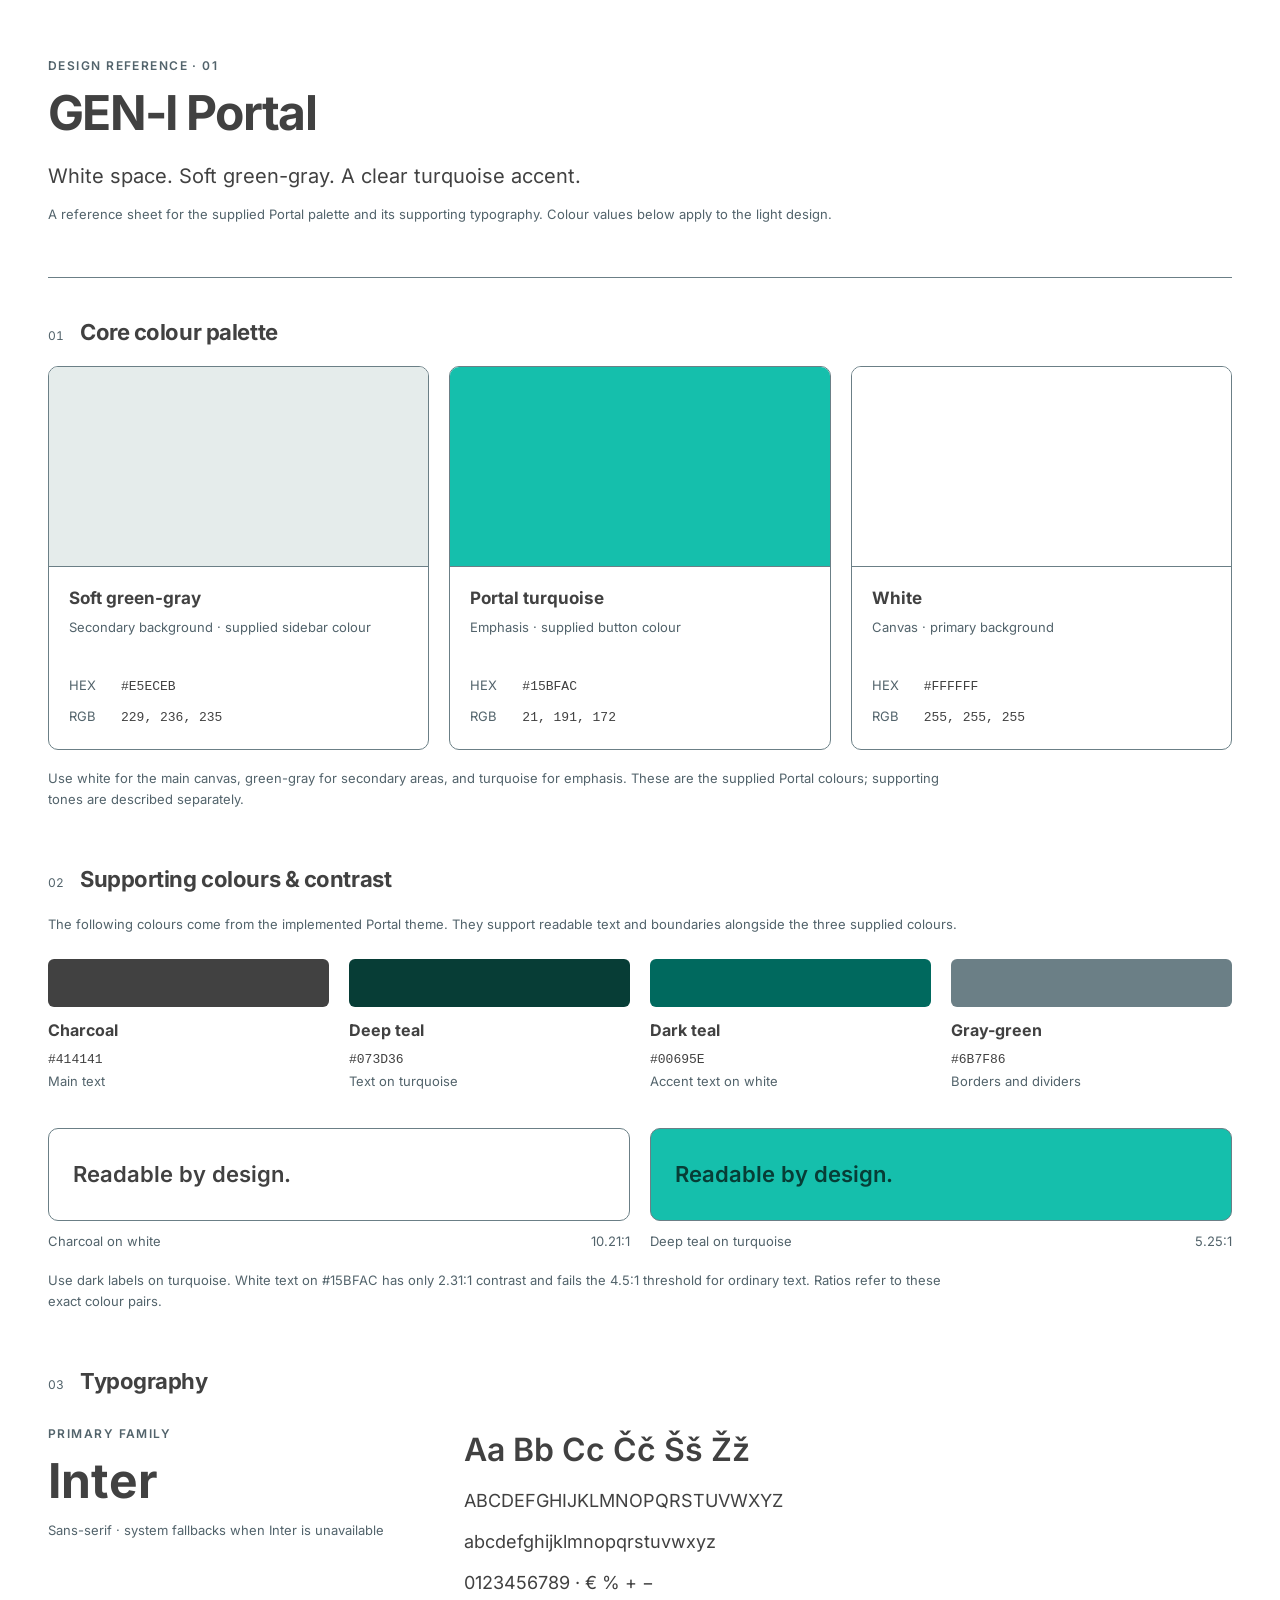
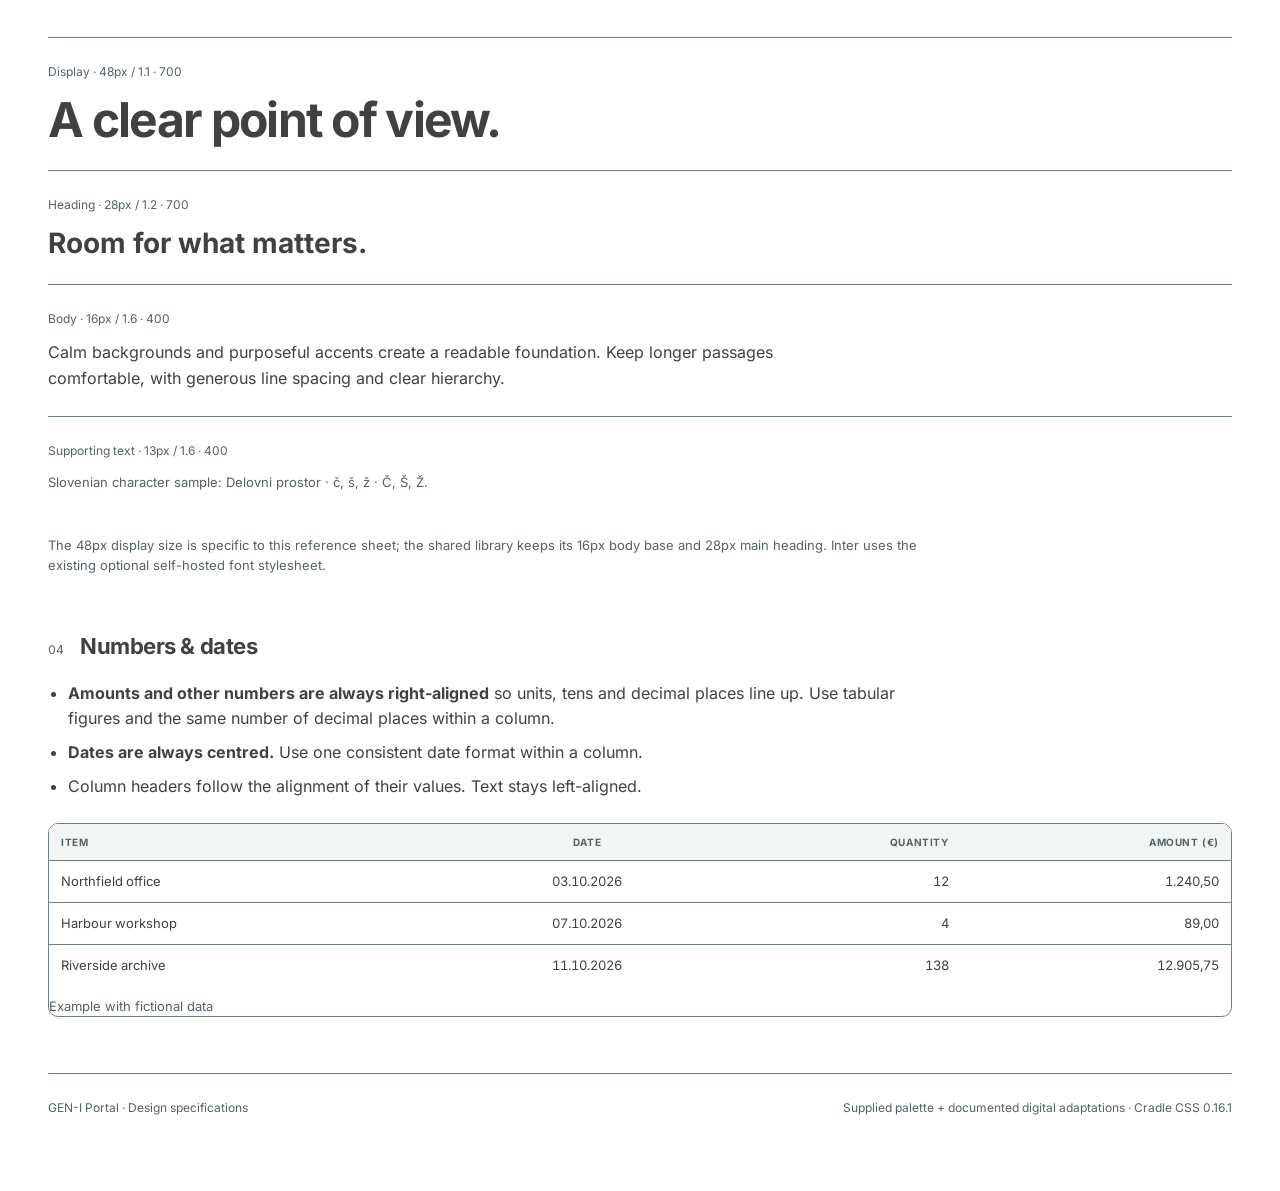
<file: gen-i-portal-design.html>
<!doctype html>
<html lang="en" data-skin="gen-i-portal" data-theme="light" data-font="inter">
<head>
  <meta charset="utf-8">
  <meta name="viewport" content="width=device-width, initial-scale=1">
  <meta name="description" content="GEN-I Portal design reference: supplied colours, typography and supporting colour guidance.">
  <title>GEN-I Portal — design specifications</title>
  <link rel="icon" href="data:,">
  <link rel="stylesheet" href="cradle.css">
  <link rel="stylesheet" href="theme-gen-i-portal.css">
  <link rel="stylesheet" href="fonts.css">
  <link rel="stylesheet" href="gen-i-portal-design.css">
  <script src="fonts.js"></script>
</head>
<body class="cradle cr-design-sheet">
  <main class="cr-container">
    <header class="cr-design-header">
      <p class="cr-design-eyebrow">Design reference · 01</p>
      <h1>GEN-I Portal</h1>
      <p class="cr-design-lead">White space. Soft green-gray. A clear turquoise accent.</p>
      <p class="cr-subtle">A reference sheet for the supplied Portal palette and its supporting typography. Colour values below apply to the light design.</p>
    </header>

    <section class="cr-section" aria-labelledby="palette-title">
      <div class="cr-design-section-head"><span class="cr-design-index" aria-hidden="true">01</span><h2 id="palette-title">Core colour palette</h2></div>
      <div class="cr-design-colours">
        <article class="cr-design-colour">
          <div class="cr-design-swatch cr-design-swatch-surface" role="img" aria-label="Pale green-gray colour swatch"></div>
          <div class="cr-design-colour-caption"><h3>Soft green-gray</h3><p>Secondary background · supplied sidebar colour</p><dl><dt>HEX</dt><dd><code>#E5ECEB</code></dd><dt>RGB</dt><dd><code>229, 236, 235</code></dd></dl></div>
        </article>
        <article class="cr-design-colour">
          <div class="cr-design-swatch cr-design-swatch-accent" role="img" aria-label="Turquoise colour swatch"></div>
          <div class="cr-design-colour-caption"><h3>Portal turquoise</h3><p>Emphasis · supplied button colour</p><dl><dt>HEX</dt><dd><code>#15BFAC</code></dd><dt>RGB</dt><dd><code>21, 191, 172</code></dd></dl></div>
        </article>
        <article class="cr-design-colour">
          <div class="cr-design-swatch cr-design-swatch-white" role="img" aria-label="White colour swatch"></div>
          <div class="cr-design-colour-caption"><h3>White</h3><p>Canvas · primary background</p><dl><dt>HEX</dt><dd><code>#FFFFFF</code></dd><dt>RGB</dt><dd><code>255, 255, 255</code></dd></dl></div>
        </article>
      </div>
      <p class="cr-subtle cr-design-note">Use white for the main canvas, green-gray for secondary areas, and turquoise for emphasis. These are the supplied Portal colours; supporting tones are described separately.</p>
    </section>

    <section class="cr-section" aria-labelledby="support-title">
      <div class="cr-design-section-head"><span class="cr-design-index" aria-hidden="true">02</span><h2 id="support-title">Supporting colours &amp; contrast</h2></div>
      <p class="cr-subtle">The following colours come from the implemented Portal theme. They support readable text and boundaries alongside the three supplied colours.</p>
      <div class="cr-design-support">
        <div><span class="cr-design-chip cr-design-chip-ink" aria-hidden="true"></span><h3>Charcoal</h3><code>#414141</code><p class="cr-subtle">Main text</p></div>
        <div><span class="cr-design-chip cr-design-chip-label" aria-hidden="true"></span><h3>Deep teal</h3><code>#073D36</code><p class="cr-subtle">Text on turquoise</p></div>
        <div><span class="cr-design-chip cr-design-chip-link" aria-hidden="true"></span><h3>Dark teal</h3><code>#00695E</code><p class="cr-subtle">Accent text on white</p></div>
        <div><span class="cr-design-chip cr-design-chip-line" aria-hidden="true"></span><h3>Gray-green</h3><code>#6B7F86</code><p class="cr-subtle">Borders and dividers</p></div>
      </div>
      <div class="cr-design-pairings">
        <figure><div class="cr-design-pair cr-design-pair-white">Readable by design.</div><figcaption>Charcoal on white <span>10.21:1</span></figcaption></figure>
        <figure><div class="cr-design-pair cr-design-pair-teal">Readable by design.</div><figcaption>Deep teal on turquoise <span>5.25:1</span></figcaption></figure>
      </div>
      <p class="cr-subtle cr-design-note">Use dark labels on turquoise. White text on #15BFAC has only 2.31:1 contrast and fails the 4.5:1 threshold for ordinary text. Ratios refer to these exact colour pairs.</p>
    </section>

    <section class="cr-section" aria-labelledby="type-title">
      <div class="cr-design-section-head"><span class="cr-design-index" aria-hidden="true">03</span><h2 id="type-title">Typography</h2></div>
      <div class="cr-design-type">
        <div><p class="cr-design-eyebrow">Primary family</p><p class="cr-design-family">Inter</p><p class="cr-subtle">Sans-serif · system fallbacks when Inter is unavailable</p></div>
        <div class="cr-design-specimen"><p>Aa Bb Cc Čč Šš Žž</p><p>ABCDEFGHIJKLMNOPQRSTUVWXYZ</p><p>abcdefghijklmnopqrstuvwxyz</p><p>0123456789 · € % + −</p></div>
      </div>
      <div class="cr-design-type-scale">
        <div><span>Display · 48px / 1.1 · 700</span><p class="cr-design-display">A clear point of view.</p></div>
        <div><span>Heading · 28px / 1.2 · 700</span><p class="cr-design-heading">Room for what matters.</p></div>
        <div><span>Body · 16px / 1.6 · 400</span><p class="cr-design-body">Calm backgrounds and purposeful accents create a readable foundation. Keep longer passages comfortable, with generous line spacing and clear hierarchy.</p></div>
        <div><span>Supporting text · 13px / 1.6 · 400</span><p class="cr-subtle">Slovenian character sample: Delovni prostor · č, š, ž · Č, Š, Ž.</p></div>
      </div>
      <p class="cr-subtle cr-design-note">The 48px display size is specific to this reference sheet; the shared library keeps its 16px body base and 28px main heading. Inter uses the existing optional self-hosted font stylesheet.</p>
    </section>

    <section class="cr-section" aria-labelledby="align-title">
      <div class="cr-design-section-head"><span class="cr-design-index" aria-hidden="true">04</span><h2 id="align-title">Numbers &amp; dates</h2></div>
      <ul class="cr-design-rules">
        <li><strong>Amounts and other numbers are always right-aligned</strong> so units, tens and decimal places line up. Use tabular figures and the same number of decimal places within a column.</li>
        <li><strong>Dates are always centred.</strong> Use one consistent date format within a column.</li>
        <li>Column headers follow the alignment of their values. Text stays left-aligned.</li>
      </ul>
      <div class="cr-table-wrap" tabindex="0" role="region" aria-label="Alignment example">
        <table class="cr-table cr-design-align-table">
          <caption class="cr-subtle">Example with fictional data</caption>
          <thead><tr><th scope="col">Item</th><th scope="col" class="cr-design-date">Date</th><th scope="col" class="cr-design-num">Quantity</th><th scope="col" class="cr-design-num">Amount (€)</th></tr></thead>
          <tbody>
            <tr><td>Northfield office</td><td class="cr-design-date">03.10.2026</td><td class="cr-design-num">12</td><td class="cr-design-num">1.240,50</td></tr>
            <tr><td>Harbour workshop</td><td class="cr-design-date">07.10.2026</td><td class="cr-design-num">4</td><td class="cr-design-num">89,00</td></tr>
            <tr><td>Riverside archive</td><td class="cr-design-date">11.10.2026</td><td class="cr-design-num">138</td><td class="cr-design-num">12.905,75</td></tr>
          </tbody>
        </table>
      </div>
    </section>

    <footer class="cr-design-footer"><p>GEN-I Portal · Design specifications</p><p>Supplied palette + documented digital adaptations · Cradle CSS 0.16.1</p></footer>
  </main>
</body>
</html>
</file>
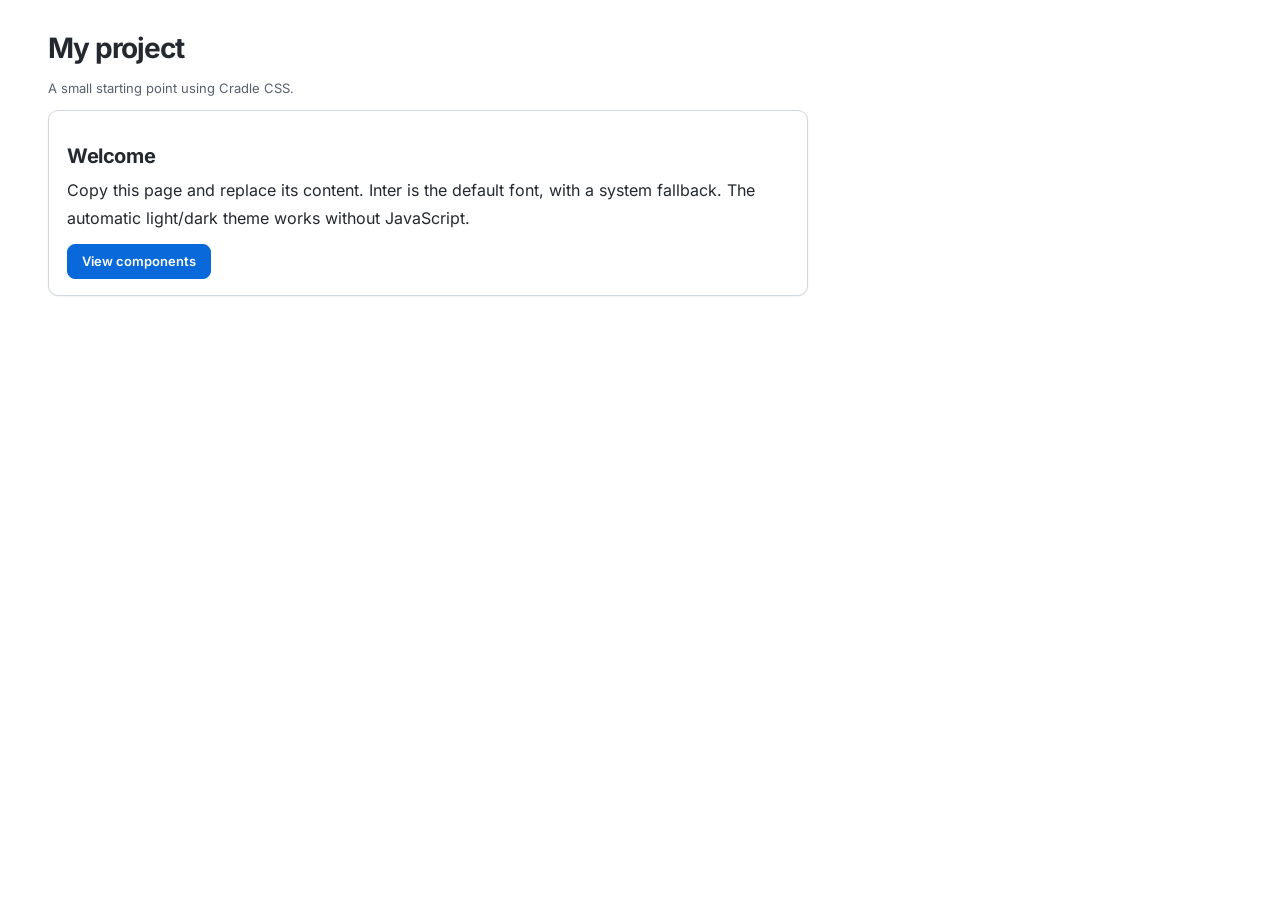
<file: starter.html>
<!doctype html>
<html lang="en">
<head>
  <meta charset="utf-8">
  <meta name="viewport" content="width=device-width, initial-scale=1">
  <title>My project</title>
  <link rel="icon" href="data:,">
  <link rel="stylesheet" href="cradle.css">
  <link rel="stylesheet" href="fonts.css">
  <script src="fonts.js"></script>
</head>
<body class="cradle">
  <main class="cr-container">
    <h1>My project</h1>
    <p class="cr-subtle">A small starting point using Cradle CSS.</p>
    <section class="cr-card cr-prose">
      <h2>Welcome</h2>
      <p>Copy this page and replace its content. Inter is the default font, with a system fallback. The automatic light/dark theme works without JavaScript.</p>
      <a class="cr-button cr-primary" href="index.html">View components</a>
    </section>
  </main>
</body>
</html>
</file>
<file: cradle.css>
/* Cradle CSS 0.20.0 — private, framework-free. */
:root {
 --cr-font: Inter, -apple-system, BlinkMacSystemFont, "Segoe UI", sans-serif;
 --cr-mono:ui-monospace,SFMono-Regular,Consolas,monospace;
 --cr-control-height: 34px; --cr-textarea-min-height: 120px;
 --cr-icon-size: 18px; --cr-icon-stroke: 2;
 --cr-font-size: 16px; --cr-radius: 10px; --cr-sidebar: 268px;
 --cr-grid-min: 320px; --cr-table-max-height: 320px; --cr-progress-height: 8px;
 --cr-container-width: 1440px; --cr-form-width: 860px; --cr-prose-width: 760px;
 --cr-faint: #798391; --cr-danger: #a33a2c; --cr-danger-soft: #fdf1ef; --cr-on-danger: #fff; --cr-on-accent: #fff; --cr-shadow: 0 1px 2px 0 rgb(0 0 0 / .05);
 color-scheme: light;
 --cr-paper:#ffffff;--cr-soft:#f6f8fa;--cr-ink:#24292f;--cr-muted:#57606a;--cr-line:#d0d7de;--cr-accent:#0969da;--cr-accent-soft:#ddf4ff;--cr-accent-line:var(--cr-line); --cr-control-line:var(--cr-line)
}
@media (prefers-color-scheme: dark) {
 :root:not([data-theme="light"]) { --cr-shadow:0 1px 2px 0 rgb(0 0 0 / .3); --cr-paper:#0d1117;--cr-soft:#161b22;--cr-ink:#e6edf3;--cr-muted:#9da7b3;--cr-line:#30363d;--cr-accent:#79b8ff;--cr-accent-soft:#172f4d;--cr-accent-line:var(--cr-line); --cr-faint:#9aa3ad; --cr-danger:#ef8a7c; --cr-danger-soft:#2b1715; --cr-on-danger:var(--cr-paper); --cr-on-accent:var(--cr-paper); color-scheme:dark; }
}
:root[data-theme="dark"] { --cr-shadow:0 1px 2px 0 rgb(0 0 0 / .3); --cr-paper:#0d1117;--cr-soft:#161b22;--cr-ink:#e6edf3;--cr-muted:#9da7b3;--cr-line:#30363d;--cr-accent:#79b8ff;--cr-accent-soft:#172f4d;--cr-accent-line:var(--cr-line); --cr-faint:#9aa3ad; --cr-danger:#ef8a7c; --cr-danger-soft:#2b1715; --cr-on-danger:var(--cr-paper); --cr-on-accent:var(--cr-paper); color-scheme:dark; }

/* Base rules are scoped to .cradle; unrelated pages keep their own styles. */
.cradle, .cradle *, .cradle *::before, .cradle *::after { box-sizing:border-box; }
body.cradle { margin:0; }
.cradle { background:var(--cr-paper); color:var(--cr-ink); font:var(--cr-font-size)/1.6 var(--cr-font); }
.cradle [hidden] { display:none !important; }
.cradle :where(a) { color:var(--cr-accent); text-underline-offset:3px; }
.cradle :where(button,input,select,textarea) { font:inherit; color:inherit; }
.cradle :focus-visible { outline:2px solid var(--cr-accent); outline-offset:2px; }
.cradle :where(h1,h2,h3,p) { margin:0 0 12px; overflow-wrap:anywhere; }
.cradle :where(h1) { font-size:28px; letter-spacing:-.035em; line-height:1.2; }
.cradle :where(h2) { font-size:22px; letter-spacing:-.02em; line-height:1.3; }
.cradle :where(h3) { font-size:17px; line-height:1.4; }
.cr-subtle { color:var(--cr-muted); font-size:13px; }
.cr-error { color:var(--cr-danger); }
.cr-sr-only { position:absolute; width:1px; height:1px; padding:0; margin:-1px; overflow:hidden; clip-path:inset(50%); white-space:nowrap; border:0; }

/* Controls: explicit variants, independent of element IDs and button type. */
.cr-button { display:inline-flex; align-items:center; justify-content:center; gap:6px; min-height:34px; padding:6px 14px; border:1px solid var(--cr-control-line); border-radius:8px; background:var(--cr-paper); color:var(--cr-ink); font-size:13px; font-weight:600; line-height:1.6; cursor:pointer; text-decoration:none; }
.cr-button:where(:not(.cr-bare)):hover:not(:disabled) { background:var(--cr-soft); border-color:var(--cr-faint); }
.cr-button:disabled { opacity:.5; cursor:default; }
.cr-button.cr-primary { background:var(--cr-accent); border-color:var(--cr-accent); color:var(--cr-on-accent); }
.cr-button.cr-primary:hover:not(:disabled) { background:var(--cr-accent); border-color:var(--cr-accent); filter:brightness(.92); }
.cr-button.cr-quiet { background:transparent; border-color:transparent; color:var(--cr-muted); }
.cr-button.cr-quiet:hover:not(:disabled) { background:var(--cr-soft); border-color:transparent; color:var(--cr-ink); }
.cr-button.cr-danger { color:var(--cr-danger); border-color:var(--cr-danger); }
.cr-button.cr-danger:hover:not(:disabled) { background:var(--cr-danger-soft); border-color:var(--cr-danger); }
.cr-button.cr-danger:active:not(:disabled) { background:var(--cr-danger-soft); filter:brightness(.95); }
.cradle :where(input:not([type="checkbox"]):not([type="radio"]),select,textarea) { min-width:0; max-width:100%; background:var(--cr-paper); border:1px solid var(--cr-control-line); border-radius:8px; padding:9px 11px; }
.cradle :where(input:not([type="checkbox"]):not([type="radio"]),select) { min-height:max(var(--cr-control-height), calc(1.6em + 14px)); padding:6px 11px; }
.cradle :where(input[type="checkbox"],input[type="radio"],progress) { accent-color:var(--cr-accent); }
.cradle :where(textarea) { resize:vertical; }
.cr-toolbar { display:flex; align-items:center; flex-wrap:wrap; gap:10px; }

/* Optional application shell. */
.cr-shell { display:flex; height:100dvh; overflow:hidden; }
.cr-sidebar { width:var(--cr-sidebar); flex:none; display:flex; flex-direction:column; min-height:0; background:var(--cr-soft); border-right:1px solid var(--cr-line); }
.cr-sidebar-head { padding:16px 18px 12px; }
.cr-brand { font-size:19px; font-weight:750; letter-spacing:-.04em; color:var(--cr-ink); text-decoration:none; }
.cr-nav { display:flex; flex-direction:column; gap:1px; flex:1; min-height:0; overflow:auto; padding:0 8px 12px; }
.cr-nav a { display:flex; align-items:center; gap:8px; padding:7px 9px; border-radius:7px; color:var(--cr-ink); font-size:13px; font-weight:450; text-decoration:none; }
.cr-nav a:hover { background:var(--cr-paper); }
.cr-nav a[aria-current]:not([aria-current="false"]) { background:var(--cr-accent-soft); color:var(--cr-accent); font-weight:600; }
.cr-sidebar-foot { padding:12px 18px; border-top:1px solid var(--cr-line); }
.cr-main { position:relative; flex:1; min-width:0; overflow:auto; }
.cr-container { width:100%; max-width:var(--cr-container-width); margin-inline:auto; padding:32px clamp(18px,4vw,48px) 64px; }
.cr-section { margin-bottom:32px; scroll-margin-top:20px; }

/* Forms. Labels wrap their controls; checkbox labels use .cr-check. */
.cr-form { max-width:var(--cr-form-width); }
.cr-form fieldset { background:var(--cr-paper); min-width:0; margin:0 0 16px; padding:16px 20px; border:1px solid var(--cr-line); border-radius:var(--cr-radius); }
.cr-form legend { padding:0 8px; font-size:14px; font-weight:650; }
.cr-field { display:block; min-width:0; margin-bottom:14px; color:var(--cr-muted); font-size:13px; font-weight:600; }
.cr-field :where(input,select,textarea) { display:block; width:100%; margin-top:6px; color:var(--cr-ink); font-size:var(--cr-font-size); font-weight:400; }
.cr-field :where(textarea) { min-height:var(--cr-textarea-min-height); }
.cr-row { display:grid; grid-template-columns:minmax(0,2fr) minmax(0,1fr); gap:16px; }
.cr-check { display:flex; align-items:center; gap:10px; margin-bottom:14px; font-size:14px; }
.cr-check input { margin:0; }

/* Cards, avatars and badges. */
.cr-grid { display:grid; align-items:start; grid-template-columns:repeat(auto-fill,minmax(min(var(--cr-grid-min),100%),1fr)); gap:14px; }
.cr-card { min-width:0; padding:16px 18px; border:1px solid var(--cr-line); border-radius:var(--cr-radius); background:var(--cr-paper); box-shadow:var(--cr-shadow); }
.cr-card-head { display:flex; align-items:center; justify-content:space-between; flex-wrap:wrap; gap:10px; margin-bottom:10px; }
.cr-identity { display:flex; align-items:center; gap:10px; min-width:0; }
.cr-identity strong { font-size:15px; overflow-wrap:anywhere; }
.cr-avatar { display:inline-flex; align-items:center; justify-content:center; flex:none; width:28px; height:28px; border:1px solid var(--cr-line); border-radius:7px; background:var(--cr-paper); font-size:14px; font-weight:600; line-height:1; overflow:hidden; }
.cr-avatar img { width:100%; height:100%; object-fit:contain; }
.cr-badge { display:inline-flex; padding:2px 9px; border-radius:999px; background:var(--cr-accent-soft); color:var(--cr-accent); font-size:10px; font-weight:700; letter-spacing:.06em; text-transform:uppercase; }
.cr-badge.cr-outline { background:transparent; color:var(--cr-muted); border:1px solid var(--cr-line); }
.cr-metrics { display:grid; grid-template-columns:repeat(4,minmax(0,1fr)); gap:12px; }
.cr-metric { padding:16px 18px; border:1px solid var(--cr-line); border-radius:var(--cr-radius); background:var(--cr-paper); }
.cr-metric span { display:block; color:var(--cr-muted); font-size:12px; }
.cr-metric strong { display:block; font-size:24px; letter-spacing:-.03em; font-variant-numeric:tabular-nums; }

/* Tables scroll within their wrapper on narrow screens. */
.cr-table-wrap { background:var(--cr-paper); overflow:auto; border:1px solid var(--cr-line); border-radius:var(--cr-radius); }
.cr-table { background:var(--cr-paper); width:100%; border-collapse:collapse; text-align:left; font-size:13px; }
.cr-table :where(th,td) { padding:10px 12px; border-bottom:1px solid var(--cr-line); vertical-align:top; }
.cr-table th { background:var(--cr-soft); color:var(--cr-muted); font-size:10px; text-transform:uppercase; letter-spacing:.06em; }
.cr-table td { font-variant-numeric:tabular-nums; }
.cr-table tr:last-child td { border-bottom:0; }

/* Native disclosure and modal elements supply keyboard behavior. */
.cr-details { margin:12px 0; }
.cr-details summary { padding:4px 0; cursor:pointer; font-weight:600; font-size:14px; }
.cr-details > :not(summary) { margin-top:12px; }
.cr-dialog { padding:0; width:min(760px,calc(100vw - 24px)); max-height:calc(100dvh - 32px); border:1px solid var(--cr-line); border-radius:14px; background:var(--cr-paper); color:var(--cr-ink); box-shadow:0 24px 70px #00000040; overflow:hidden; }
.cr-dialog[open], .cr-dialog form { display:flex; flex-direction:column; min-height:0; }
.cr-dialog form { flex:1; max-width:none; }
.cr-dialog::backdrop { background:#0f141a8c; }
.cr-dialog-head { display:flex; align-items:center; justify-content:space-between; gap:12px; padding:16px 20px 12px; border-bottom:1px solid var(--cr-line); }
.cr-dialog .cr-dialog-head :is(h2,h3) { margin:0; font-size:17px; }
.cr-dialog-body { flex:1; min-height:0; overflow:auto; padding:16px 20px 8px; }
.cr-dialog-foot { display:flex; justify-content:flex-end; flex-wrap:wrap; gap:10px; padding:12px 20px; border-top:1px solid var(--cr-line); background:var(--cr-soft); }

.cr-dialog-foot { align-items:center; }
.cr-dialog-foot > .cr-danger { margin-inline-end:auto; }
.cr-dialog-status { flex:1 1 160px; min-width:0; align-self:center; overflow-wrap:anywhere; }
.cr-dialog-status:empty { flex-basis:0; }
@media(max-width:480px) { .cr-dialog-status:not(:empty) { order:-1; flex-basis:100%; } }

/* Reading and chat components accept already-sanitized HTML. */
.cr-prose { max-width:var(--cr-prose-width); overflow-wrap:anywhere; line-height:1.7; }
.cr-prose :where(blockquote) { margin:12px 0; padding-left:14px; border-left:3px solid var(--cr-line); color:var(--cr-muted); }
.cr-prose :where(code) { padding:1px 4px; border-radius:4px; background:var(--cr-soft); font:.87em var(--cr-mono); }
.cr-prose :where(pre) { overflow:auto; padding:12px 14px; border-radius:8px; background:var(--cr-soft); font:13px/1.6 var(--cr-mono); }
.cr-prose pre code { padding:0; background:none; font:inherit; }
.cr-message { width:fit-content; max-width:85%; margin:0 0 16px auto; padding:12px 16px; border-radius:12px; background:var(--cr-soft); white-space:pre-wrap; overflow-wrap:anywhere; }
.cr-composer { display:block; width:100%; min-height:80px; margin-top:16px; }

@media(max-width:900px) { .cr-metrics { grid-template-columns:repeat(2,minmax(0,1fr)); } }
@media(max-width:720px) {
 .cr-shell { flex-direction:column; }
 .cr-sidebar { width:100%; border-right:0; border-bottom:1px solid var(--cr-line); }
 .cr-sidebar-head { padding:10px 14px 6px; }
 .cr-nav { display:flex; flex-direction:row; gap:4px; padding:0 8px 8px; }
 .cr-nav a { flex:none; }
 .cr-sidebar-foot { display:none; }
 .cr-container { padding:20px 14px 48px; }
 .cr-form fieldset { padding:14px; }
}
@media(max-width:480px) { .cr-row { grid-template-columns:1fr; } .cr-metric { padding:12px; } .cr-metric strong { font-size:20px; } }

/* Optional sortable-table controls. Sorting behavior lives in sort-tables.js. */
.cr-sort { display:inline-flex; align-items:center; gap:8px; padding:0; border:0; border-radius:2px; background:transparent; color:inherit; font:inherit; text-transform:inherit; letter-spacing:inherit; text-align:inherit; cursor:pointer; white-space:nowrap; }
.cr-sort:hover { color:var(--cr-ink); }
.cr-sort::after { content:"↕"; color:var(--cr-faint); }
[aria-sort="ascending"] > .cr-sort::after { content:"↑"; color:var(--cr-accent); }
[aria-sort="descending"] > .cr-sort::after { content:"↓"; color:var(--cr-accent); }

/* Optional drawer shell preserves a sidebar on small screens. */
@media(max-width:720px) {
 .cr-shell.cr-drawer-shell { flex-direction:row; }
 .cr-drawer-shell .cr-sidebar { position:fixed; inset:0 auto 0 0; z-index:25; width:var(--cr-sidebar); border-bottom:0; border-right:1px solid var(--cr-line); transform:translateX(-100%); transition:transform .2s ease; }
 .cradle.sidebar-open .cr-drawer-shell .cr-sidebar { transform:none; box-shadow:12px 0 40px #00000026; }
 .cr-drawer-shell .cr-nav { display:flex; flex-direction:column; gap:1px; padding:0 8px 12px; }
}
@media(prefers-reduced-motion:reduce) { .cr-drawer-shell .cr-sidebar { transition:none; } }
.cr-button.cr-danger-fill { background:var(--cr-danger); border-color:var(--cr-danger); color:var(--cr-on-danger); }
.cr-button.cr-danger-fill:hover:not(:disabled) { background:var(--cr-danger); border-color:var(--cr-danger); filter:brightness(.92); }
.cr-button.cr-danger-fill:active:not(:disabled) { filter:brightness(.85); }
.cr-button.cr-danger-fill:disabled { cursor:not-allowed; }
/* Destructive actions focus in red, like the control they belong to. */
.cradle .cr-button:is(.cr-danger,.cr-danger-fill):focus-visible, .cr-danger-box :focus-visible { outline-color:var(--cr-danger); }
/* Confirmation panel for irreversible actions: what will happen, an optional type-to-confirm field, then a cr-danger-fill button. */
.cr-danger-box { margin:8px 0 12px; padding:14px 16px; border:1px solid var(--cr-danger); border-radius:var(--cr-radius); background:var(--cr-danger-soft); }
.cr-danger-box > :first-child { margin-top:0; }
.cr-danger-box > :last-child { margin-bottom:0; }
.cr-danger-box h3, .cr-danger-box .cr-danger-title { margin:0 0 6px; color:var(--cr-danger); font-size:14px; font-weight:650; }
.cr-danger-box p { margin:0 0 10px; font-size:13px; }
.cr-danger-box :where(.cr-field,.cr-check) { margin-bottom:10px; }
.cr-metric small { color:var(--cr-muted); font-size:11px; }
.cr-prose h1 { font-size:24px; letter-spacing:-.02em; margin:16px 0 8px; }
.cr-prose h2 { font-size:20px; margin:16px 0 8px; }
.cr-prose h3 { font-size:17px; margin:14px 0 6px; }
.cr-prose :is(h4,h5,h6) { font-size:16px; margin:12px 0 6px; }
.cr-prose :is(ul,ol) { padding-left:22px; }
.cr-prose li { margin:4px 0; }
.cr-prose table { background:var(--cr-paper); display:block; max-width:100%; overflow:auto; border-collapse:collapse; font-size:13px; margin:12px 0; }
.cr-prose :is(th,td) { border:1px solid var(--cr-line); padding:6px 10px; text-align:left; }
.cr-prose hr { border:0; border-top:1px solid var(--cr-line); margin:18px 0; }
@media(hover:none) and (pointer:coarse) { .cr-sort { min-height:32px; } }

.cr-button:where(.cr-bare) { display:inline-block; min-height:0; border:0; padding:0; background:transparent; color:inherit; font-family:inherit; font-weight:inherit; line-height:inherit; border-radius:7px; text-align:inherit; }

.cr-busy { position:fixed; inset:0 0 auto; height:3px; z-index:100; overflow:hidden; background:var(--cr-accent-soft); pointer-events:none; }
.cr-busy::after { content:''; position:absolute; inset:0 auto 0 0; width:35%; background:var(--cr-accent); animation:cr-busy 1.1s ease-in-out infinite; }
@keyframes cr-busy { from { transform:translateX(-100%); } to { transform:translateX(300%); } }
@media(prefers-reduced-motion:reduce) { .cr-busy::after { animation:none; width:100%; opacity:.6; } }

.cr-tabs { display:flex; gap:4px; padding:4px 12px 8px; }
.cr-tabs button { text-align:center; flex:1; min-height:0; border:0; background:transparent; color:var(--cr-muted); font-size:13px; font-weight:600; padding:6px; }
.cr-tabs button[aria-selected="true"] { background:var(--cr-paper); color:var(--cr-ink); box-shadow:0 0 0 1px var(--cr-line); }


/* Breadcrumbs wrap instead of hiding long names or focused links. */
.cr-breadcrumbs { margin-bottom:16px; font-size:13px; color:var(--cr-muted); }
.cr-breadcrumbs ol { display:flex; flex-wrap:wrap; align-items:baseline; gap:6px 10px; list-style:none; padding:0; margin:0; }
.cr-breadcrumbs li { display:flex; align-items:baseline; gap:10px; min-width:0; max-width:100%; overflow-wrap:anywhere; }
.cr-breadcrumbs li + li::before { content:"/"; color:var(--cr-faint); flex:none; }
.cr-breadcrumbs a { min-width:0; color:inherit; text-decoration:none; }
.cr-breadcrumbs a:hover { color:var(--cr-accent); text-decoration:underline; }
.cr-breadcrumbs [aria-current="page"] { min-width:0; color:var(--cr-ink); }

/* A named container lets mixed-width cards respond to available content space. */
.cr-dashboard { display:grid; grid-template-columns:repeat(6,minmax(0,1fr)); gap:14px; align-items:start; container:cr-dashboard / inline-size; }
.cr-dashboard > * { grid-column:span 6; min-width:0; }
@container cr-dashboard (min-width:760px) {
 .cr-dashboard > .cr-span-third { grid-column:span 2; }
 .cr-dashboard > .cr-span-half { grid-column:span 3; }
 .cr-dashboard > .cr-span-two-thirds { grid-column:span 4; }
 .cr-dashboard > .cr-span-full { grid-column:span 6; }
}

/* Opt-in bounded table scrolling. One header row and one trailing action column. */
.cr-table-wrap.cr-table-scroll { max-height:var(--cr-table-max-height); scroll-padding-block:48px 8px; }
.cr-table.cr-table-sticky { border-collapse:separate; border-spacing:0; }
.cr-table-sticky > thead > tr > th { position:sticky; top:0; z-index:2; }
.cr-table :is(th,td).cr-table-actions { position:sticky; inset-inline-end:0; z-index:1; background:var(--cr-paper); white-space:nowrap; box-shadow:-1px 0 0 var(--cr-line); }
.cr-table th.cr-table-actions { background:var(--cr-soft); }
.cr-table-sticky > thead > tr > th.cr-table-actions { z-index:3; }

/* Native determinate progress; labels and numeric feedback live outside the bar. */
.cr-progress { display:block; width:100%; height:var(--cr-progress-height); margin:8px 0; border:0; border-radius:999px; overflow:hidden; appearance:none; background:var(--cr-soft); color:var(--cr-accent); }
.cr-progress::-webkit-progress-bar { background:var(--cr-soft); border-radius:999px; }
.cr-progress::-webkit-progress-value { background:var(--cr-accent); border-radius:999px; }
.cr-progress::-moz-progress-bar { background:var(--cr-accent); border-radius:999px; }
.cr-progress:indeterminate { background:var(--cr-accent-soft); }
.cr-progress:indeterminate::-webkit-progress-bar { background:var(--cr-accent-soft); }


/* Optional Lucide SVGs inherit text colour; labels belong to their controls. */
.cr-icon { display:inline-block; width:var(--cr-icon-size); height:var(--cr-icon-size); flex:none; vertical-align:-.15em; fill:none; stroke:currentColor; stroke-width:var(--cr-icon-stroke); stroke-linecap:round; stroke-linejoin:round; }

/* Focus halo on text controls, from Sumi.css; the outline stays for forced-colors and keyboard focus. */
.cradle :where(input:not([type="checkbox"]):not([type="radio"]),select,textarea):focus-visible { border-color:var(--cr-accent); box-shadow:0 0 0 3px color-mix(in srgb, var(--cr-accent) 30%, transparent); }
.cradle :is(input,select,textarea)[aria-invalid="true"]:focus-visible { box-shadow:0 0 0 3px color-mix(in srgb, var(--cr-danger) 30%, transparent); }

/* Switch: a native checkbox with role="switch" keeps keyboard and form behavior. */
.cradle input[type="checkbox"][role="switch"] { appearance:none; flex:none; position:relative; width:36px; height:21px; margin:0; border:1px solid var(--cr-control-line); border-radius:999px; background:var(--cr-soft); cursor:pointer; transition:background-color .15s, border-color .15s; }
.cradle input[type="checkbox"][role="switch"]::before { content:""; position:absolute; top:2px; left:2px; width:15px; height:15px; border-radius:50%; background:var(--cr-faint); transition:translate .18s, background-color .15s; }
.cradle input[type="checkbox"][role="switch"]:checked { background:var(--cr-accent); border-color:var(--cr-accent); }
.cradle input[type="checkbox"][role="switch"]:checked::before { translate:15px 0; background:var(--cr-on-accent); }
.cradle input[type="checkbox"][role="switch"]:disabled { opacity:.5; cursor:default; }

/* Validation follows ARIA, so assistive technology and visuals share one flag. */
.cradle :is(input,select,textarea)[aria-invalid="true"] { border-color:var(--cr-danger); }
.cradle :is(input,select,textarea)[aria-invalid="true"]:focus-visible { outline-color:var(--cr-danger); }

@media(prefers-reduced-motion:reduce) { .cradle, .cradle *, .cradle *::before, .cradle *::after { animation-duration:.01ms !important; transition-duration:.01ms !important; scroll-behavior:auto !important; } }

@media print {
 .cr-sidebar, .cr-busy { display:none; }
 .cr-shell { display:block; height:auto; overflow:visible; }
 .cr-main { overflow:visible; }
 .cr-card, .cr-metric { box-shadow:none; break-inside:avoid; }
 .cr-table-wrap { overflow:visible; max-height:none; }
}
</file>
<file: fonts.css>
/* Optional font choices and self-hosted font files. Not required by core CSS. */
/* Self-hosted OFL fonts (latin + latin-ext, so Slovenian č/š/ž render). Files are fetched only when a glyph needs them. See FONTS-LICENSE. */
@font-face { font-family:"Inter"; font-style:normal; font-weight:100 900; font-display:swap; src:url("font-inter-latin-ext.woff2") format("woff2"); unicode-range:U+0100-02BA,U+02BD-02C5,U+02C7-02CC,U+02CE-02D7,U+02DD-02FF,U+0304,U+0308,U+0329,U+1D00-1DBF,U+1E00-1E9F,U+1EF2-1EFF,U+2020,U+20A0-20AB,U+20AD-20C0,U+2113,U+2C60-2C7F,U+A720-A7FF; }
@font-face { font-family:"Inter"; font-style:normal; font-weight:100 900; font-display:swap; src:url("font-inter-latin.woff2") format("woff2"); unicode-range:U+0000-00FF,U+0131,U+0152-0153,U+02BB-02BC,U+02C6,U+02DA,U+02DC,U+0304,U+0308,U+0329,U+2000-206F,U+20AC,U+2122,U+2191,U+2193,U+2212,U+2215,U+FEFF,U+FFFD; }
@font-face { font-family:"Inter"; font-style:italic; font-weight:100 900; font-display:swap; src:url("font-inter-italic-latin-ext.woff2") format("woff2"); unicode-range:U+0100-02BA,U+02BD-02C5,U+02C7-02CC,U+02CE-02D7,U+02DD-02FF,U+0304,U+0308,U+0329,U+1D00-1DBF,U+1E00-1E9F,U+1EF2-1EFF,U+2020,U+20A0-20AB,U+20AD-20C0,U+2113,U+2C60-2C7F,U+A720-A7FF; }
@font-face { font-family:"Inter"; font-style:italic; font-weight:100 900; font-display:swap; src:url("font-inter-italic-latin.woff2") format("woff2"); unicode-range:U+0000-00FF,U+0131,U+0152-0153,U+02BB-02BC,U+02C6,U+02DA,U+02DC,U+0304,U+0308,U+0329,U+2000-206F,U+20AC,U+2122,U+2191,U+2193,U+2212,U+2215,U+FEFF,U+FFFD; }
@font-face { font-family:"Manrope"; font-style:normal; font-weight:200 800; font-display:swap; src:url("font-manrope-latin-ext.woff2") format("woff2"); unicode-range:U+0100-02BA,U+02BD-02C5,U+02C7-02CC,U+02CE-02D7,U+02DD-02FF,U+0304,U+0308,U+0329,U+1D00-1DBF,U+1E00-1E9F,U+1EF2-1EFF,U+2020,U+20A0-20AB,U+20AD-20C0,U+2113,U+2C60-2C7F,U+A720-A7FF; }
@font-face { font-family:"Manrope"; font-style:normal; font-weight:200 800; font-display:swap; src:url("font-manrope-latin.woff2") format("woff2"); unicode-range:U+0000-00FF,U+0131,U+0152-0153,U+02BB-02BC,U+02C6,U+02DA,U+02DC,U+0304,U+0308,U+0329,U+2000-206F,U+20AC,U+2122,U+2191,U+2193,U+2212,U+2215,U+FEFF,U+FFFD; }
@font-face { font-family:"JetBrains Mono"; font-style:normal; font-weight:100 800; font-display:swap; src:url("font-jetbrains-mono-latin-ext.woff2") format("woff2"); unicode-range:U+0100-02BA,U+02BD-02C5,U+02C7-02CC,U+02CE-02D7,U+02DD-02FF,U+0304,U+0308,U+0329,U+1D00-1DBF,U+1E00-1E9F,U+1EF2-1EFF,U+2020,U+20A0-20AB,U+20AD-20C0,U+2113,U+2C60-2C7F,U+A720-A7FF; }
@font-face { font-family:"JetBrains Mono"; font-style:normal; font-weight:100 800; font-display:swap; src:url("font-jetbrains-mono-latin.woff2") format("woff2"); unicode-range:U+0000-00FF,U+0131,U+0152-0153,U+02BB-02BC,U+02C6,U+02DA,U+02DC,U+0304,U+0308,U+0329,U+2000-206F,U+20AC,U+2122,U+2191,U+2193,U+2212,U+2215,U+FEFF,U+FFFD; }
@font-face { font-family:"JetBrains Mono"; font-style:italic; font-weight:100 800; font-display:swap; src:url("font-jetbrains-mono-italic-latin-ext.woff2") format("woff2"); unicode-range:U+0100-02BA,U+02BD-02C5,U+02C7-02CC,U+02CE-02D7,U+02DD-02FF,U+0304,U+0308,U+0329,U+1D00-1DBF,U+1E00-1E9F,U+1EF2-1EFF,U+2020,U+20A0-20AB,U+20AD-20C0,U+2113,U+2C60-2C7F,U+A720-A7FF; }
@font-face { font-family:"JetBrains Mono"; font-style:italic; font-weight:100 800; font-display:swap; src:url("font-jetbrains-mono-italic-latin.woff2") format("woff2"); unicode-range:U+0000-00FF,U+0131,U+0152-0153,U+02BB-02BC,U+02C6,U+02DA,U+02DC,U+0304,U+0308,U+0329,U+2000-206F,U+20AC,U+2122,U+2191,U+2193,U+2212,U+2215,U+FEFF,U+FFFD; }

:root { --cr-mono:"JetBrains Mono",ui-monospace,"SFMono-Regular",Consolas,"Liberation Mono",monospace; }
:root[data-font="native-sans"] { --cr-font:-apple-system,BlinkMacSystemFont,"Segoe UI",sans-serif; }
:root[data-font="native-serif"] { --cr-font:Georgia,"Times New Roman",serif; }
:root[data-font="manrope"] { --cr-font:Manrope,Inter,-apple-system,BlinkMacSystemFont,"Segoe UI",sans-serif; }
:root[data-font="native-mono"] { --cr-font:var(--cr-mono); }
:root[data-font="inter"] { --cr-font:Inter,-apple-system,BlinkMacSystemFont,"Segoe UI",sans-serif; }
</file>
<file: examples.css>
/* Gallery presentation only; applications do not need this stylesheet. */
.cr-gallery .cr-icon-catalogue { display:grid; grid-template-columns:repeat(3,minmax(0,1fr)); gap:8px; list-style:none; padding:4px; margin:12px 0 0; max-height:480px; overflow:auto; }
.cr-gallery .cr-icon-catalogue li { display:grid; grid-template-columns:24px minmax(0,1fr); align-items:center; column-gap:20px; min-width:0; padding:12px 16px; border:1px solid var(--cr-line); border-radius:var(--cr-radius); background:var(--cr-paper); }
.cr-gallery .cr-icon-catalogue code { font:12px/1.5 var(--cr-mono); overflow-wrap:anywhere; text-align:left; min-width:0; }
.cr-gallery .cr-icon-catalogue .cr-icon { --cr-icon-size:24px; }
.cr-gallery .cr-icon-search { align-items:flex-end; margin-bottom:12px; }
.cr-gallery .cr-icon-search .cr-field { flex:1; min-width:min(220px,100%); max-width:420px; margin-bottom:0; }
.cr-gallery #icons .cr-button { gap:10px; }
/* Keep all gallery links visible when the sidebar becomes mobile navigation. */
@media (max-width:720px) {
  .cr-gallery .cr-icon-catalogue { grid-template-columns:repeat(2,minmax(0,1fr)); }
  .cr-gallery .cr-nav { flex:none; flex-wrap:wrap; overflow:visible; }
}

.cr-gallery #cards h3 { margin-top:24px; }
.cr-gallery #sticky-tables { padding-top:32px; }
.cr-gallery #sticky-tables .cr-table { min-width:900px; }


/* Brand reference is shown only for the optional GEN-I gallery palette. */
.cr-gen-i-reference { display:none; margin-top:24px; }
.cr-gen-i-reference .cr-grid { margin-bottom:12px; }
:root[data-skin^="gen-i"] .cr-gen-i-reference { display:block; }
.cr-brand-swatch { height:40px; margin-bottom:12px; border:1px solid var(--cr-line); border-radius:var(--cr-radius); }
.cr-gen-i-teal { background:#005670; }
.cr-gen-i-gray { background:#414141; }
.cr-gen-i-white { background:#ffffff; }

.cr-gen-i-note { display:none; }
:root[data-skin="gen-i"] [data-variant="gen-i"], :root[data-skin="gen-i-portal"] [data-variant="gen-i-portal"] { display:block; }
:root[data-skin="gen-i-lagoon"] [data-variant="gen-i-lagoon"] { display:block; }
</file>
<file: theme-gen-i-portal.css>
/* Cradle CSS palette: GEN-I Portal. Optional; load after cradle.css and set data-skin="gen-i-portal" on <html>.
   User-specified light sidebar #E5ECEB, primary action #15BFAC and white canvas.
   Supporting states and dark colours are digital adaptations, not official brand colours. */
:root[data-skin="gen-i-portal"] { --cr-paper:#ffffff; --cr-soft:#f1f6f5; --cr-ink:#414141; --cr-muted:#52636b; --cr-faint:#52636b; --cr-line:#6b7f86; --cr-accent:#00695e; --cr-accent-soft:#d9f2ee; --cr-accent-line:#6b7f86; --cr-on-accent:#ffffff; --cr-danger:#a33a2c; --cr-danger-soft:#fdf1ef; --cr-on-danger:#ffffff; --cr-sidebar-soft:#e5eceb; --cr-sidebar-current:#15bfac; --cr-sidebar-on-current:#073d36; --cr-canvas:#ffffff; --cr-portal-action:#15bfac; --cr-portal-on-action:#073d36; color-scheme:light; }
@media (prefers-color-scheme:dark) {
 :root[data-skin="gen-i-portal"]:not([data-theme="light"]) { --cr-paper:#10232a; --cr-soft:#18343e; --cr-ink:#edf6f8; --cr-muted:#b1c5cc; --cr-faint:#a0b6be; --cr-line:#718a94; --cr-accent:#78d2e2; --cr-accent-soft:#204957; --cr-accent-line:#718a94; --cr-on-accent:#10232a; --cr-danger:#ef8a7c; --cr-danger-soft:#382923; --cr-on-danger:#10232a; --cr-sidebar-soft:#203b39; --cr-sidebar-current:#15bfac; --cr-sidebar-on-current:#073d36; --cr-canvas:#10232a; --cr-portal-action:#15bfac; --cr-portal-on-action:#073d36; color-scheme:dark; }
}
:root[data-skin="gen-i-portal"][data-theme="dark"] { --cr-paper:#10232a; --cr-soft:#18343e; --cr-ink:#edf6f8; --cr-muted:#b1c5cc; --cr-faint:#a0b6be; --cr-line:#718a94; --cr-accent:#78d2e2; --cr-accent-soft:#204957; --cr-accent-line:#718a94; --cr-on-accent:#10232a; --cr-danger:#ef8a7c; --cr-danger-soft:#382923; --cr-on-danger:#10232a; --cr-sidebar-soft:#203b39; --cr-sidebar-current:#15bfac; --cr-sidebar-on-current:#073d36; --cr-canvas:#10232a; --cr-portal-action:#15bfac; --cr-portal-on-action:#073d36; color-scheme:dark; }
:root[data-skin="gen-i-portal"] .cr-sidebar { --cr-soft:var(--cr-sidebar-soft); }
:root[data-skin="gen-i-portal"] .cr-sidebar .cr-nav a[aria-current]:not([aria-current="false"]) { background:var(--cr-sidebar-current); color:var(--cr-sidebar-on-current); }

:root[data-skin="gen-i-portal"] .cr-main { background:var(--cr-canvas); }
/* Keep link/focus accent readable; the bright action fill uses its own tokens. */
:root[data-skin="gen-i-portal"] .cr-button.cr-primary {
 background:var(--cr-portal-action); border-color:var(--cr-accent); color:var(--cr-portal-on-action);
}
:root[data-skin="gen-i-portal"] .cr-button.cr-primary:hover:not(:disabled) { background:var(--cr-portal-action); border-color:var(--cr-accent); }
:root[data-skin="gen-i-portal"] .cr-sidebar .cr-nav a[aria-current]:not([aria-current="false"]) { box-shadow:inset 4px 0 var(--cr-sidebar-on-current); }
</file>
<file: gen-i-portal-design.css>
/* Presentation for the GEN-I Portal design reference sheet only. */
.cr-design-sheet .cr-design-header { padding:24px 0 40px; margin-bottom:40px; border-bottom:1px solid var(--cr-line); }
.cr-design-sheet .cr-design-eyebrow { color:var(--cr-muted); font-size:12px; font-weight:600; letter-spacing:.12em; text-transform:uppercase; }
.cr-design-sheet .cr-design-header h1 { font-size:48px; line-height:1.1; font-weight:700; margin-bottom:20px; }
.cr-design-sheet .cr-design-lead { font-size:20px; max-width:760px; }
.cr-design-sheet .cr-section { margin-bottom:56px; }
.cr-design-sheet .cr-design-section-head { display:flex; align-items:baseline; gap:16px; margin-bottom:20px; }
.cr-design-sheet .cr-design-section-head h2 { margin:0; }
.cr-design-sheet .cr-design-index { color:var(--cr-muted); font-size:12px; font-variant-numeric:tabular-nums; }
.cr-design-sheet .cr-design-colours { display:grid; grid-template-columns:repeat(3,minmax(0,1fr)); gap:20px; }
.cr-design-sheet .cr-design-colour { overflow:hidden; border:1px solid var(--cr-line); border-radius:var(--cr-radius); }
.cr-design-sheet .cr-design-swatch { height:200px; border-bottom:1px solid var(--cr-line); }
.cr-design-sheet .cr-design-swatch-surface { background:var(--cr-sidebar-soft); }
.cr-design-sheet .cr-design-swatch-accent { background:var(--cr-portal-action); }
.cr-design-sheet .cr-design-swatch-white { background:var(--cr-canvas); }
.cr-design-sheet .cr-design-colour-caption { padding:20px; }
.cr-design-sheet .cr-design-colour-caption h3 { margin-bottom:6px; }
.cr-design-sheet .cr-design-colour-caption p { color:var(--cr-muted); font-size:13px; min-height:42px; }
.cr-design-sheet .cr-design-colour-caption dl { display:grid; grid-template-columns:40px minmax(0,1fr); gap:8px 12px; margin:16px 0 0; font-size:13px; }
.cr-design-sheet .cr-design-colour-caption dt { color:var(--cr-muted); }
.cr-design-sheet .cr-design-colour-caption dd { margin:0; overflow-wrap:anywhere; }
.cr-design-sheet .cr-design-note { margin-top:18px; max-width:900px; }
.cr-design-sheet .cr-design-support { display:grid; grid-template-columns:repeat(4,minmax(0,1fr)); gap:20px; margin-top:24px; }
.cr-design-sheet .cr-design-support h3 { margin:12px 0 4px; font-size:16px; }
.cr-design-sheet .cr-design-support code { font-size:13px; }
.cr-design-sheet .cr-design-chip { display:block; height:48px; border-radius:6px; }
.cr-design-sheet .cr-design-chip-ink { background:var(--cr-ink); }
.cr-design-sheet .cr-design-chip-label { background:var(--cr-portal-on-action); }
.cr-design-sheet .cr-design-chip-link { background:var(--cr-accent); }
.cr-design-sheet .cr-design-chip-line { background:var(--cr-line); }
.cr-design-sheet .cr-design-pairings { display:grid; grid-template-columns:repeat(2,minmax(0,1fr)); gap:20px; margin-top:24px; }
.cr-design-sheet .cr-design-pairings figure { margin:0; }
.cr-design-sheet .cr-design-pair { padding:28px 24px; border:1px solid var(--cr-line); border-radius:var(--cr-radius); font-size:22px; font-weight:600; }
.cr-design-sheet .cr-design-pair-white { background:var(--cr-paper); color:var(--cr-ink); }
.cr-design-sheet .cr-design-pair-teal { background:var(--cr-portal-action); color:var(--cr-portal-on-action); }
.cr-design-sheet .cr-design-pairings figcaption { display:flex; flex-wrap:wrap; justify-content:space-between; gap:8px; margin-top:10px; font-size:13px; color:var(--cr-muted); }
.cr-design-sheet .cr-design-type { display:grid; grid-template-columns:1fr 2fr; gap:32px; margin:28px 0; }
.cr-design-sheet .cr-design-family { font-size:48px; font-weight:700; line-height:1.1; }
.cr-design-sheet .cr-design-specimen p { font-size:18px; overflow-wrap:anywhere; }
.cr-design-sheet .cr-design-specimen p:first-child { font-size:32px; font-weight:600; }
.cr-design-sheet .cr-design-type-scale > div { padding:24px 0; border-top:1px solid var(--cr-line); }
.cr-design-sheet .cr-design-type-scale span { display:block; margin-bottom:12px; font-size:12px; color:var(--cr-muted); }
.cr-design-sheet .cr-design-type-scale p { margin-bottom:0; }
.cr-design-sheet .cr-design-display { font-size:48px; line-height:1.1; font-weight:700; letter-spacing:-.035em; }
.cr-design-sheet .cr-design-heading { font-size:28px; line-height:1.2; font-weight:700; }
.cr-design-sheet .cr-design-body { max-width:760px; }
.cr-design-sheet .cr-design-rules { max-width:900px; margin:0 0 24px; padding-left:20px; }
.cr-design-sheet .cr-design-rules li { margin-bottom:8px; }
.cr-design-sheet .cr-design-align-table caption { caption-side:bottom; padding-top:10px; text-align:left; }
.cr-design-sheet .cr-design-align-table .cr-design-num { text-align:right; font-variant-numeric:tabular-nums; }
.cr-design-sheet .cr-design-align-table .cr-design-date { text-align:center; font-variant-numeric:tabular-nums; }
.cr-design-sheet .cr-design-footer { display:flex; justify-content:space-between; flex-wrap:wrap; gap:16px; border-top:1px solid var(--cr-line); padding-top:24px; color:var(--cr-muted); font-size:12px; }
@media(max-width:720px) {
 .cr-design-sheet .cr-design-colours, .cr-design-sheet .cr-design-type, .cr-design-sheet .cr-design-pairings { grid-template-columns:1fr; }
 .cr-design-sheet .cr-design-support { grid-template-columns:repeat(2,minmax(0,1fr)); }
 .cr-design-sheet .cr-design-swatch { height:160px; }
 .cr-design-sheet .cr-design-header h1, .cr-design-sheet .cr-design-display { font-size:36px; }
 .cr-design-sheet .cr-design-type-scale span { font-size:11px; }
}
@media print {
 .cr-design-sheet .cr-container { padding:0; }
 .cr-design-sheet .cr-design-colour, .cr-design-sheet figure, .cr-design-sheet .cr-design-type-scale > div { break-inside:avoid; }
 .cr-design-sheet { print-color-adjust:exact; -webkit-print-color-adjust:exact; }
}
</file>
